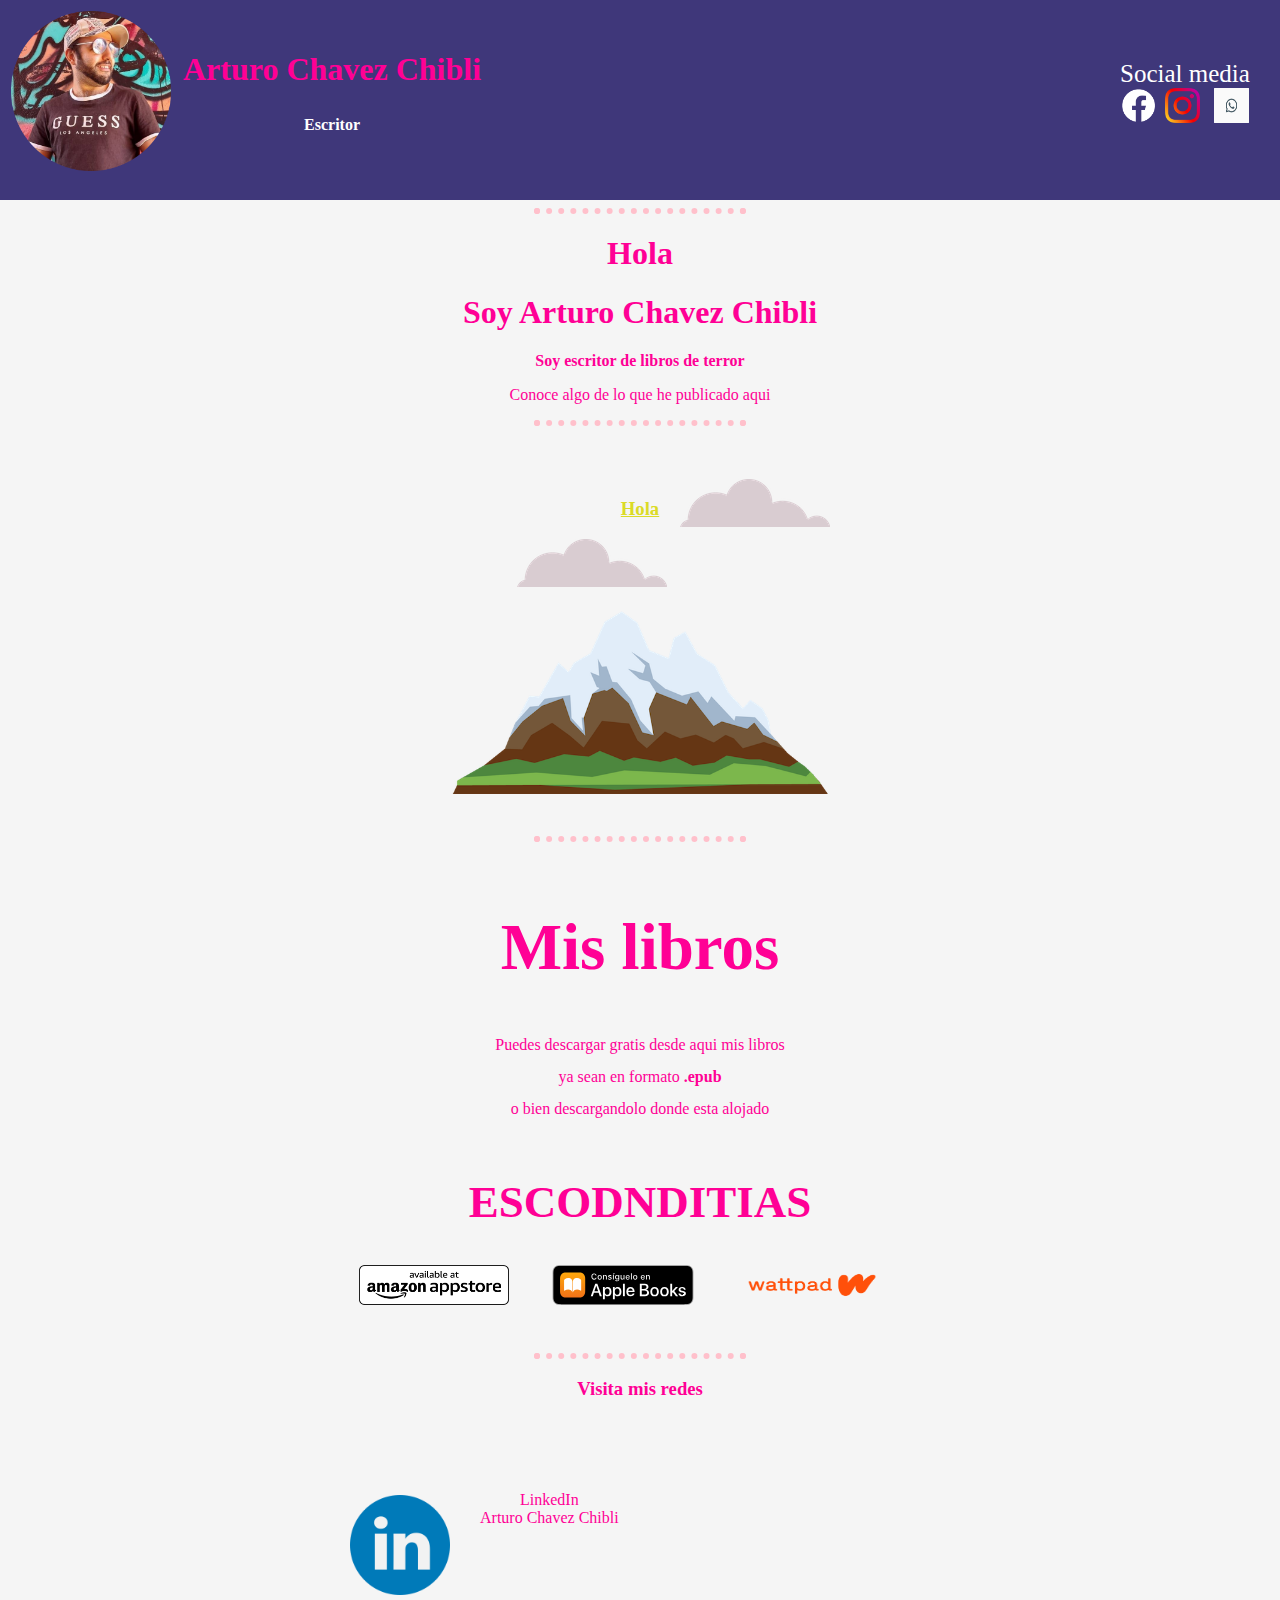
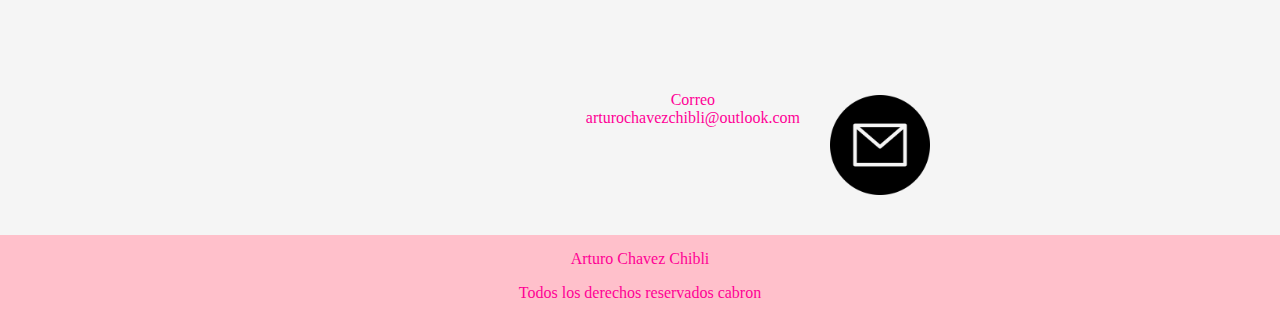
<file: index.html>
<!DOCTYPE html>
<html lang="en">

<head>
    <meta charset="UTF-8">
    <meta http-equiv="X-UA-Compatible" content="IE=edge">
    <meta name="viewport" content="width=device-width, initial-scale=1.0">
    <title>A. Ch. Chibli</title>
    <link rel="stylesheet" href="/css/css.css">
    <link rel="icon" href="/fotos/favicon.ico">
    <link rel="preconnect" href="https://fonts.googleapis.com">
    <link rel="preconnect" href="https://fonts.gstatic.com" crossorigin>
    <link href="https://fonts.googleapis.com/css2?family=Merriweather+Sans:wght@500&display=swap" rel="stylesheet">
</head>

<body>
    <div class="menu">
        <span>
            <div class="menusocialmedia">
                <span class="socialmedia"> Social media </span>
                    <span><br>
                        <img class="facebook" src="/fotos/f_logo_RGB-White_58.png" alt="">
                        <img class="instagram"src="/fotos/instagramcolor.png" alt="">
                        <img class="whatsapp" src="/fotos/whatsapp.png" alt="">
                </span>
        </span>
        </div>
        <table cellspacing="10">
        <tr>
                <td> <a href="/index.html"><img src="/fotos/micara-modified.png" height="160px" width="160px" alt=""></a> </td>
                <td> 
                <h1 style="text-align: center;"> Arturo Chavez Chibli </h1>
                <p style="color: white; font-weight: bolder; line-height: 2;"> Escritor </p>
                </td>
        </tr>
        </table>
    </div>

    <hr>

    <h1> Hola </h1>
    <h1> Soy Arturo Chavez Chibli </h1>
    <p style="text-align: center; font-weight: bolder;"> Soy escritor de libros de terror </p>
    <p style="text-align: center;"> Conoce algo de lo que he publicado aqui  </p>
    <hr>
    <div class="divmedio">
        <img class="nube1" src="/fotos/cloud.png" alt="">
        <h3> <span class="hola">Hola</span> </h3>
        <img class="nube2"src="/fotos/cloud.png" alt="">
        <img class="montaña"src="/fotos/mountain.png" height="225 px" alt="">
    </div>
    <hr>
    
    <h1 class="milibro"> Mis libros </h1>
    <p style="line-height: 2;"> Puedes descargar gratis desde aqui mis libros <br>
        ya sean en formato <span style="font-weight: bolder;"> .epub <br></span> 
        o bien descargandolo donde esta alojado 
    </p>
    <div>
    <h2 class="escondiditas"> ESCODNDITIAS</h2>
    <center>
    <table cellspacing="35">
        <tr>
            <td>
                <img class="fotosdellibro" src="/fotos/amazon.png" alt="">
                <img class="fotosdellibro" src="/fotos/badge.svg" alt="">
                <img class="fotosdellibro" src="/fotos/wattpad.png" alt="">
            </td>
        </tr>
        
    </table>
    </center>
    </div>
    <hr>

    <h3> Visita mis redes  </h3>

    <div class="div-linkedin">
           <a href=""> <img class="linkedin1" src="/fotos/linkedin.png" alt=""></a>
            <span style="text-align: center; float: left; position: absolute;"><p> LinkedIn </span><br> Arturo Chavez Chibli </p>
            
    </div>
    <div class="div-email">
        <a href=""><img class="email" src="/fotos/email.png" alt=""></a>
        <span  style="text-align: center; float: right;"><p> Correo <br>   arturochavezchibli@outlook.com </span></p>
    </div>


    <div  class="footer">
    <footer>
        <p class="footerp"> Arturo Chavez Chibli</p>
        <p> Todos los derechos reservados cabron </p>
    </footer>
    </div>

    


   

  
   

</body>
</html>
</file>
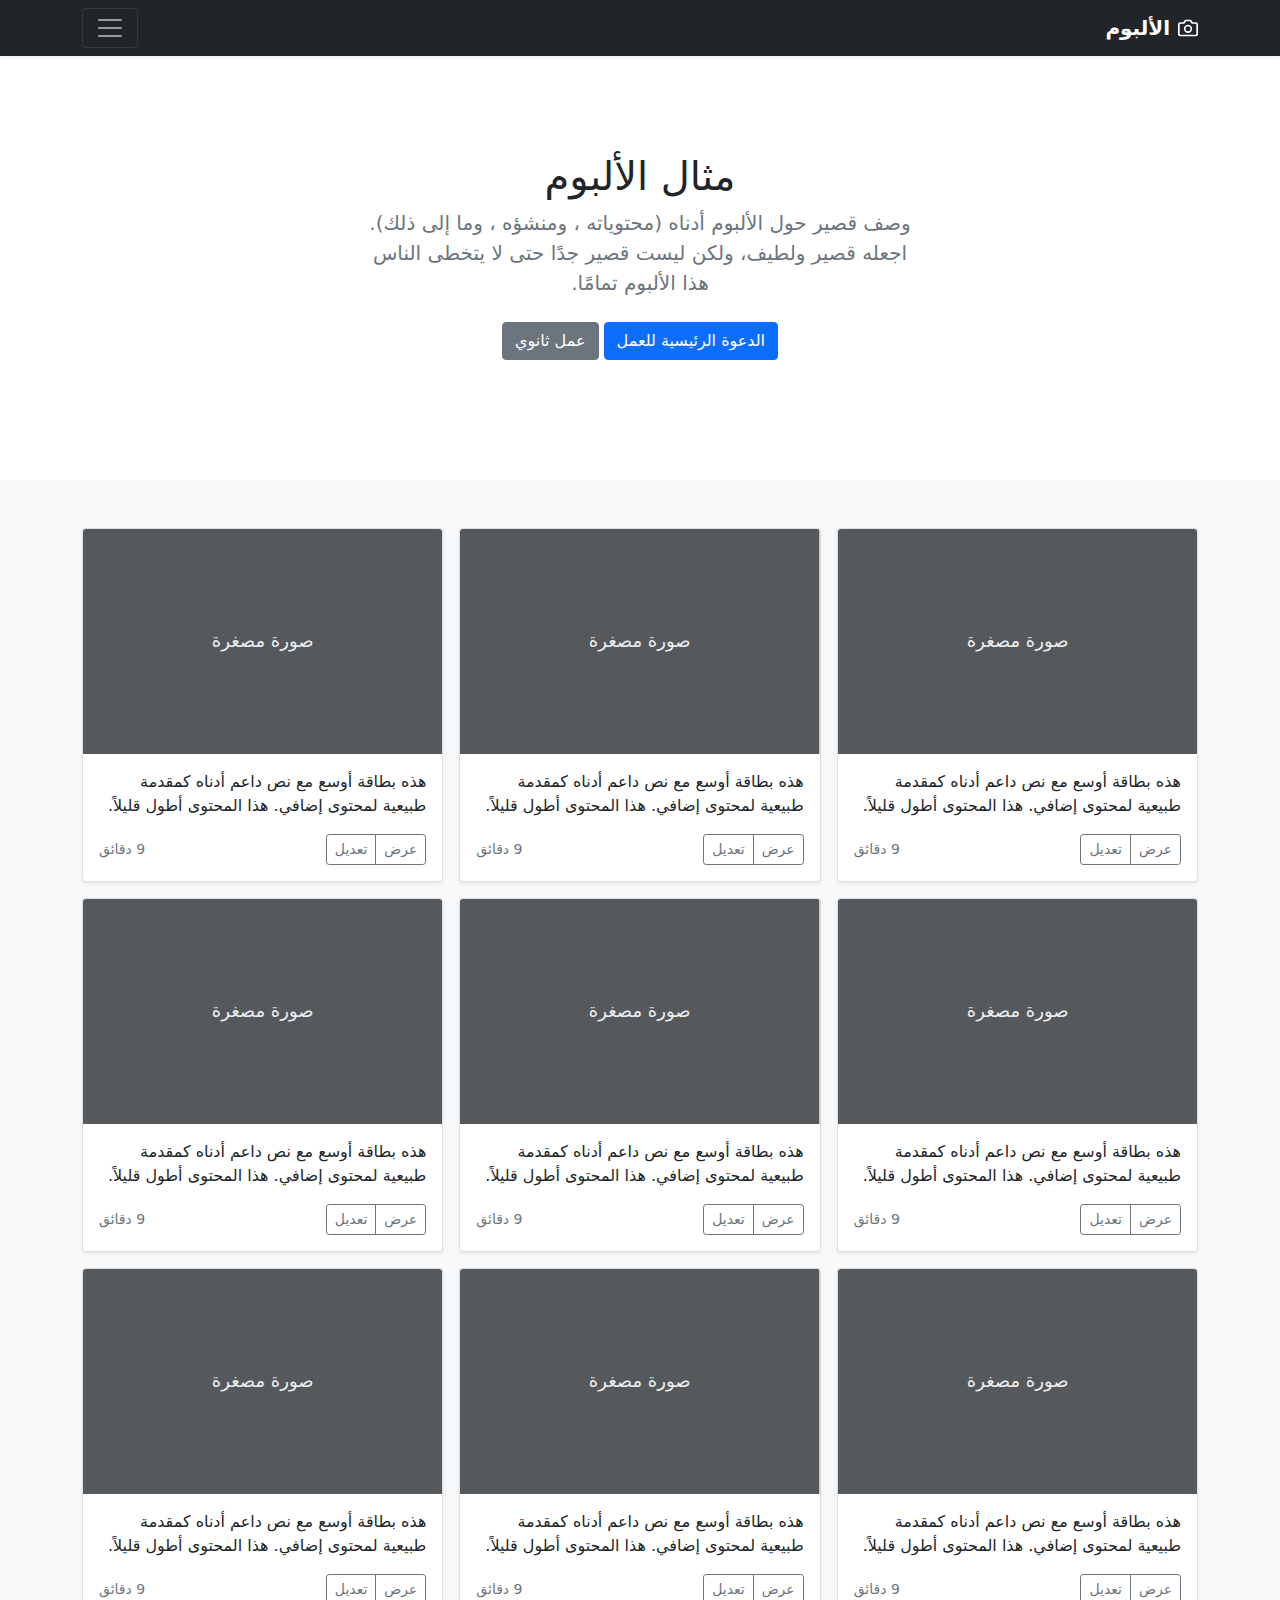
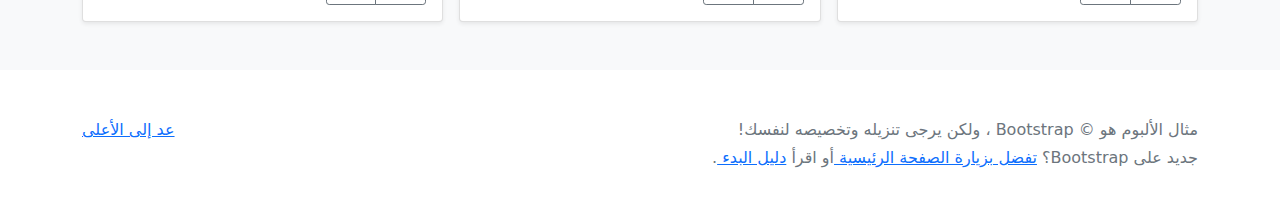
<file: bootstrap-5.1.3-examples/album-rtl/index.html>
<!doctype html>
<html lang="ar" dir="rtl">
  <head>
    <meta charset="utf-8">
    <meta name="viewport" content="width=device-width, initial-scale=1">
    <meta name="description" content="">
    <meta name="author" content="Mark Otto, Jacob Thornton, and Bootstrap contributors">
    <meta name="generator" content="Hugo 0.88.1">
    <title>مثال الألبوم · Bootstrap v5.1</title>

    <link rel="canonical" href="https://getbootstrap.com/docs/5.1/examples/album-rtl/">

    

    <!-- Bootstrap core CSS -->
<link href="../assets/dist/css/bootstrap.rtl.min.css" rel="stylesheet">

    <style>
      .bd-placeholder-img {
        font-size: 1.125rem;
        text-anchor: middle;
        -webkit-user-select: none;
        -moz-user-select: none;
        user-select: none;
      }

      @media (min-width: 768px) {
        .bd-placeholder-img-lg {
          font-size: 3.5rem;
        }
      }
    </style>

    
  </head>
  <body>
    
<header>
  <div class="collapse bg-dark" id="navbarHeader">
    <div class="container">
      <div class="row">
        <div class="col-sm-8 col-md-7 py-4">
          <h4 class="text-white">حول</h4>
          <p class="text-muted">أضف بعض المعلومات حول الألبوم، المؤلف، أو أي سياق خلفية آخر. اجعلها بضع جمل حتى يتمكن الزوار من التقاط بعض التلميحات المفيدة. ثم اربطها ببعض مواقع التواصل الاجتماعي أو معلومات الاتصال.</p>
        </div>
        <div class="col-sm-4 offset-md-1 py-4">
          <h4 class="text-white">تواصل معي</h4>
          <ul class="list-unstyled">
            <li><a href="#" class="text-white">تابعني على تويتر</a></li>
            <li><a href="#" class="text-white">شاركني الإعجاب في فيسبوك</a></li>
            <li><a href="#" class="text-white">راسلني على البريد الإلكتروني</a></li>
          </ul>
        </div>
      </div>
    </div>
  </div>
  <div class="navbar navbar-dark bg-dark shadow-sm">
    <div class="container">
      <a href="#" class="navbar-brand d-flex align-items-center">
        <svg xmlns="http://www.w3.org/2000/svg" width="20" height="20" fill="none" stroke="currentColor" stroke-linecap="round" stroke-linejoin="round" stroke-width="2" aria-hidden="true" class="me-2" viewBox="0 0 24 24"><path d="M23 19a2 2 0 0 1-2 2H3a2 2 0 0 1-2-2V8a2 2 0 0 1 2-2h4l2-3h6l2 3h4a2 2 0 0 1 2 2z"/><circle cx="12" cy="13" r="4"/></svg>
        <strong>الألبوم</strong>
      </a>
      <button class="navbar-toggler" type="button" data-bs-toggle="collapse" data-bs-target="#navbarHeader" aria-controls="navbarHeader" aria-expanded="false" aria-label="تبديل التنقل">
        <span class="navbar-toggler-icon"></span>
      </button>
    </div>
  </div>
</header>

<main>

  <section class="py-5 text-center container">
    <div class="row py-lg-5">
      <div class="col-lg-6 col-md-8 mx-auto">
        <h1 class="fw-light">مثال الألبوم</h1>
        <p class="lead text-muted">وصف قصير حول الألبوم أدناه (محتوياته ، ومنشؤه ، وما إلى ذلك). اجعله قصير ولطيف، ولكن ليست قصير جدًا حتى لا يتخطى الناس هذا الألبوم تمامًا.</p>
        <p>
          <a href="#" class="btn btn-primary my-2">الدعوة الرئيسية للعمل</a>
          <a href="#" class="btn btn-secondary my-2">عمل ثانوي</a>
        </p>
      </div>
    </div>
  </section>

  <div class="album py-5 bg-light">
    <div class="container">

      <div class="row row-cols-1 row-cols-sm-2 row-cols-md-3 g-3">
        <div class="col">
          <div class="card shadow-sm">
            <svg class="bd-placeholder-img card-img-top" width="100%" height="225" xmlns="http://www.w3.org/2000/svg" role="img" aria-label="Placeholder: صورة مصغرة" preserveAspectRatio="xMidYMid slice" focusable="false"><title>Placeholder</title><rect width="100%" height="100%" fill="#55595c"/><text x="50%" y="50%" fill="#eceeef" dy=".3em">صورة مصغرة</text></svg>

            <div class="card-body">
              <p class="card-text">هذه بطاقة أوسع مع نص داعم أدناه كمقدمة طبيعية لمحتوى إضافي. هذا المحتوى أطول قليلاً.</p>
              <div class="d-flex justify-content-between align-items-center">
                <div class="btn-group">
                  <button type="button" class="btn btn-sm btn-outline-secondary">عرض</button>
                  <button type="button" class="btn btn-sm btn-outline-secondary">تعديل</button>
                </div>
                <small class="text-muted">9 دقائق</small>
              </div>
            </div>
          </div>
        </div>
        <div class="col">
          <div class="card shadow-sm">
            <svg class="bd-placeholder-img card-img-top" width="100%" height="225" xmlns="http://www.w3.org/2000/svg" role="img" aria-label="Placeholder: صورة مصغرة" preserveAspectRatio="xMidYMid slice" focusable="false"><title>Placeholder</title><rect width="100%" height="100%" fill="#55595c"/><text x="50%" y="50%" fill="#eceeef" dy=".3em">صورة مصغرة</text></svg>

            <div class="card-body">
              <p class="card-text">هذه بطاقة أوسع مع نص داعم أدناه كمقدمة طبيعية لمحتوى إضافي. هذا المحتوى أطول قليلاً.</p>
              <div class="d-flex justify-content-between align-items-center">
                <div class="btn-group">
                  <button type="button" class="btn btn-sm btn-outline-secondary">عرض</button>
                  <button type="button" class="btn btn-sm btn-outline-secondary">تعديل</button>
                </div>
                <small class="text-muted">9 دقائق</small>
              </div>
            </div>
          </div>
        </div>
        <div class="col">
          <div class="card shadow-sm">
            <svg class="bd-placeholder-img card-img-top" width="100%" height="225" xmlns="http://www.w3.org/2000/svg" role="img" aria-label="Placeholder: صورة مصغرة" preserveAspectRatio="xMidYMid slice" focusable="false"><title>Placeholder</title><rect width="100%" height="100%" fill="#55595c"/><text x="50%" y="50%" fill="#eceeef" dy=".3em">صورة مصغرة</text></svg>

            <div class="card-body">
              <p class="card-text">هذه بطاقة أوسع مع نص داعم أدناه كمقدمة طبيعية لمحتوى إضافي. هذا المحتوى أطول قليلاً.</p>
              <div class="d-flex justify-content-between align-items-center">
                <div class="btn-group">
                  <button type="button" class="btn btn-sm btn-outline-secondary">عرض</button>
                  <button type="button" class="btn btn-sm btn-outline-secondary">تعديل</button>
                </div>
                <small class="text-muted">9 دقائق</small>
              </div>
            </div>
          </div>
        </div>

        <div class="col">
          <div class="card shadow-sm">
            <svg class="bd-placeholder-img card-img-top" width="100%" height="225" xmlns="http://www.w3.org/2000/svg" role="img" aria-label="Placeholder: صورة مصغرة" preserveAspectRatio="xMidYMid slice" focusable="false"><title>Placeholder</title><rect width="100%" height="100%" fill="#55595c"/><text x="50%" y="50%" fill="#eceeef" dy=".3em">صورة مصغرة</text></svg>

            <div class="card-body">
              <p class="card-text">هذه بطاقة أوسع مع نص داعم أدناه كمقدمة طبيعية لمحتوى إضافي. هذا المحتوى أطول قليلاً.</p>
              <div class="d-flex justify-content-between align-items-center">
                <div class="btn-group">
                  <button type="button" class="btn btn-sm btn-outline-secondary">عرض</button>
                  <button type="button" class="btn btn-sm btn-outline-secondary">تعديل</button>
                </div>
                <small class="text-muted">9 دقائق</small>
              </div>
            </div>
          </div>
        </div>
        <div class="col">
          <div class="card shadow-sm">
            <svg class="bd-placeholder-img card-img-top" width="100%" height="225" xmlns="http://www.w3.org/2000/svg" role="img" aria-label="Placeholder: صورة مصغرة" preserveAspectRatio="xMidYMid slice" focusable="false"><title>Placeholder</title><rect width="100%" height="100%" fill="#55595c"/><text x="50%" y="50%" fill="#eceeef" dy=".3em">صورة مصغرة</text></svg>

            <div class="card-body">
              <p class="card-text">هذه بطاقة أوسع مع نص داعم أدناه كمقدمة طبيعية لمحتوى إضافي. هذا المحتوى أطول قليلاً.</p>
              <div class="d-flex justify-content-between align-items-center">
                <div class="btn-group">
                  <button type="button" class="btn btn-sm btn-outline-secondary">عرض</button>
                  <button type="button" class="btn btn-sm btn-outline-secondary">تعديل</button>
                </div>
                <small class="text-muted">9 دقائق</small>
              </div>
            </div>
          </div>
        </div>
        <div class="col">
          <div class="card shadow-sm">
            <svg class="bd-placeholder-img card-img-top" width="100%" height="225" xmlns="http://www.w3.org/2000/svg" role="img" aria-label="Placeholder: صورة مصغرة" preserveAspectRatio="xMidYMid slice" focusable="false"><title>Placeholder</title><rect width="100%" height="100%" fill="#55595c"/><text x="50%" y="50%" fill="#eceeef" dy=".3em">صورة مصغرة</text></svg>

            <div class="card-body">
              <p class="card-text">هذه بطاقة أوسع مع نص داعم أدناه كمقدمة طبيعية لمحتوى إضافي. هذا المحتوى أطول قليلاً.</p>
              <div class="d-flex justify-content-between align-items-center">
                <div class="btn-group">
                  <button type="button" class="btn btn-sm btn-outline-secondary">عرض</button>
                  <button type="button" class="btn btn-sm btn-outline-secondary">تعديل</button>
                </div>
                <small class="text-muted">9 دقائق</small>
              </div>
            </div>
          </div>
        </div>

        <div class="col">
          <div class="card shadow-sm">
            <svg class="bd-placeholder-img card-img-top" width="100%" height="225" xmlns="http://www.w3.org/2000/svg" role="img" aria-label="Placeholder: صورة مصغرة" preserveAspectRatio="xMidYMid slice" focusable="false"><title>Placeholder</title><rect width="100%" height="100%" fill="#55595c"/><text x="50%" y="50%" fill="#eceeef" dy=".3em">صورة مصغرة</text></svg>

            <div class="card-body">
              <p class="card-text">هذه بطاقة أوسع مع نص داعم أدناه كمقدمة طبيعية لمحتوى إضافي. هذا المحتوى أطول قليلاً.</p>
              <div class="d-flex justify-content-between align-items-center">
                <div class="btn-group">
                  <button type="button" class="btn btn-sm btn-outline-secondary">عرض</button>
                  <button type="button" class="btn btn-sm btn-outline-secondary">تعديل</button>
                </div>
                <small class="text-muted">9 دقائق</small>
              </div>
            </div>
          </div>
        </div>
        <div class="col">
          <div class="card shadow-sm">
            <svg class="bd-placeholder-img card-img-top" width="100%" height="225" xmlns="http://www.w3.org/2000/svg" role="img" aria-label="Placeholder: صورة مصغرة" preserveAspectRatio="xMidYMid slice" focusable="false"><title>Placeholder</title><rect width="100%" height="100%" fill="#55595c"/><text x="50%" y="50%" fill="#eceeef" dy=".3em">صورة مصغرة</text></svg>

            <div class="card-body">
              <p class="card-text">هذه بطاقة أوسع مع نص داعم أدناه كمقدمة طبيعية لمحتوى إضافي. هذا المحتوى أطول قليلاً.</p>
              <div class="d-flex justify-content-between align-items-center">
                <div class="btn-group">
                  <button type="button" class="btn btn-sm btn-outline-secondary">عرض</button>
                  <button type="button" class="btn btn-sm btn-outline-secondary">تعديل</button>
                </div>
                <small class="text-muted">9 دقائق</small>
              </div>
            </div>
          </div>
        </div>
        <div class="col">
          <div class="card shadow-sm">
            <svg class="bd-placeholder-img card-img-top" width="100%" height="225" xmlns="http://www.w3.org/2000/svg" role="img" aria-label="Placeholder: صورة مصغرة" preserveAspectRatio="xMidYMid slice" focusable="false"><title>Placeholder</title><rect width="100%" height="100%" fill="#55595c"/><text x="50%" y="50%" fill="#eceeef" dy=".3em">صورة مصغرة</text></svg>

            <div class="card-body">
              <p class="card-text">هذه بطاقة أوسع مع نص داعم أدناه كمقدمة طبيعية لمحتوى إضافي. هذا المحتوى أطول قليلاً.</p>
              <div class="d-flex justify-content-between align-items-center">
                <div class="btn-group">
                  <button type="button" class="btn btn-sm btn-outline-secondary">عرض</button>
                  <button type="button" class="btn btn-sm btn-outline-secondary">تعديل</button>
                </div>
                <small class="text-muted">9 دقائق</small>
              </div>
            </div>
          </div>
        </div>
      </div>
    </div>
  </div>

</main>

<footer class="text-muted py-5">
  <div class="container">
    <p class="float-end mb-1">
      <a href="#">عد إلى الأعلى</a>
    </p>
    <p class="mb-1">مثال الألبوم هو © Bootstrap ، ولكن يرجى تنزيله وتخصيصه لنفسك!</p>
    <p class="mb-0">جديد على Bootstrap؟ <a href="/"> تفضل بزيارة الصفحة الرئيسية </a> أو اقرأ <a href="../getting-started/introduction/ "> دليل البدء </a>.</p>
  </div>
</footer>


    <script src="../assets/dist/js/bootstrap.bundle.min.js"></script>

      
  </body>
</html>
</file>
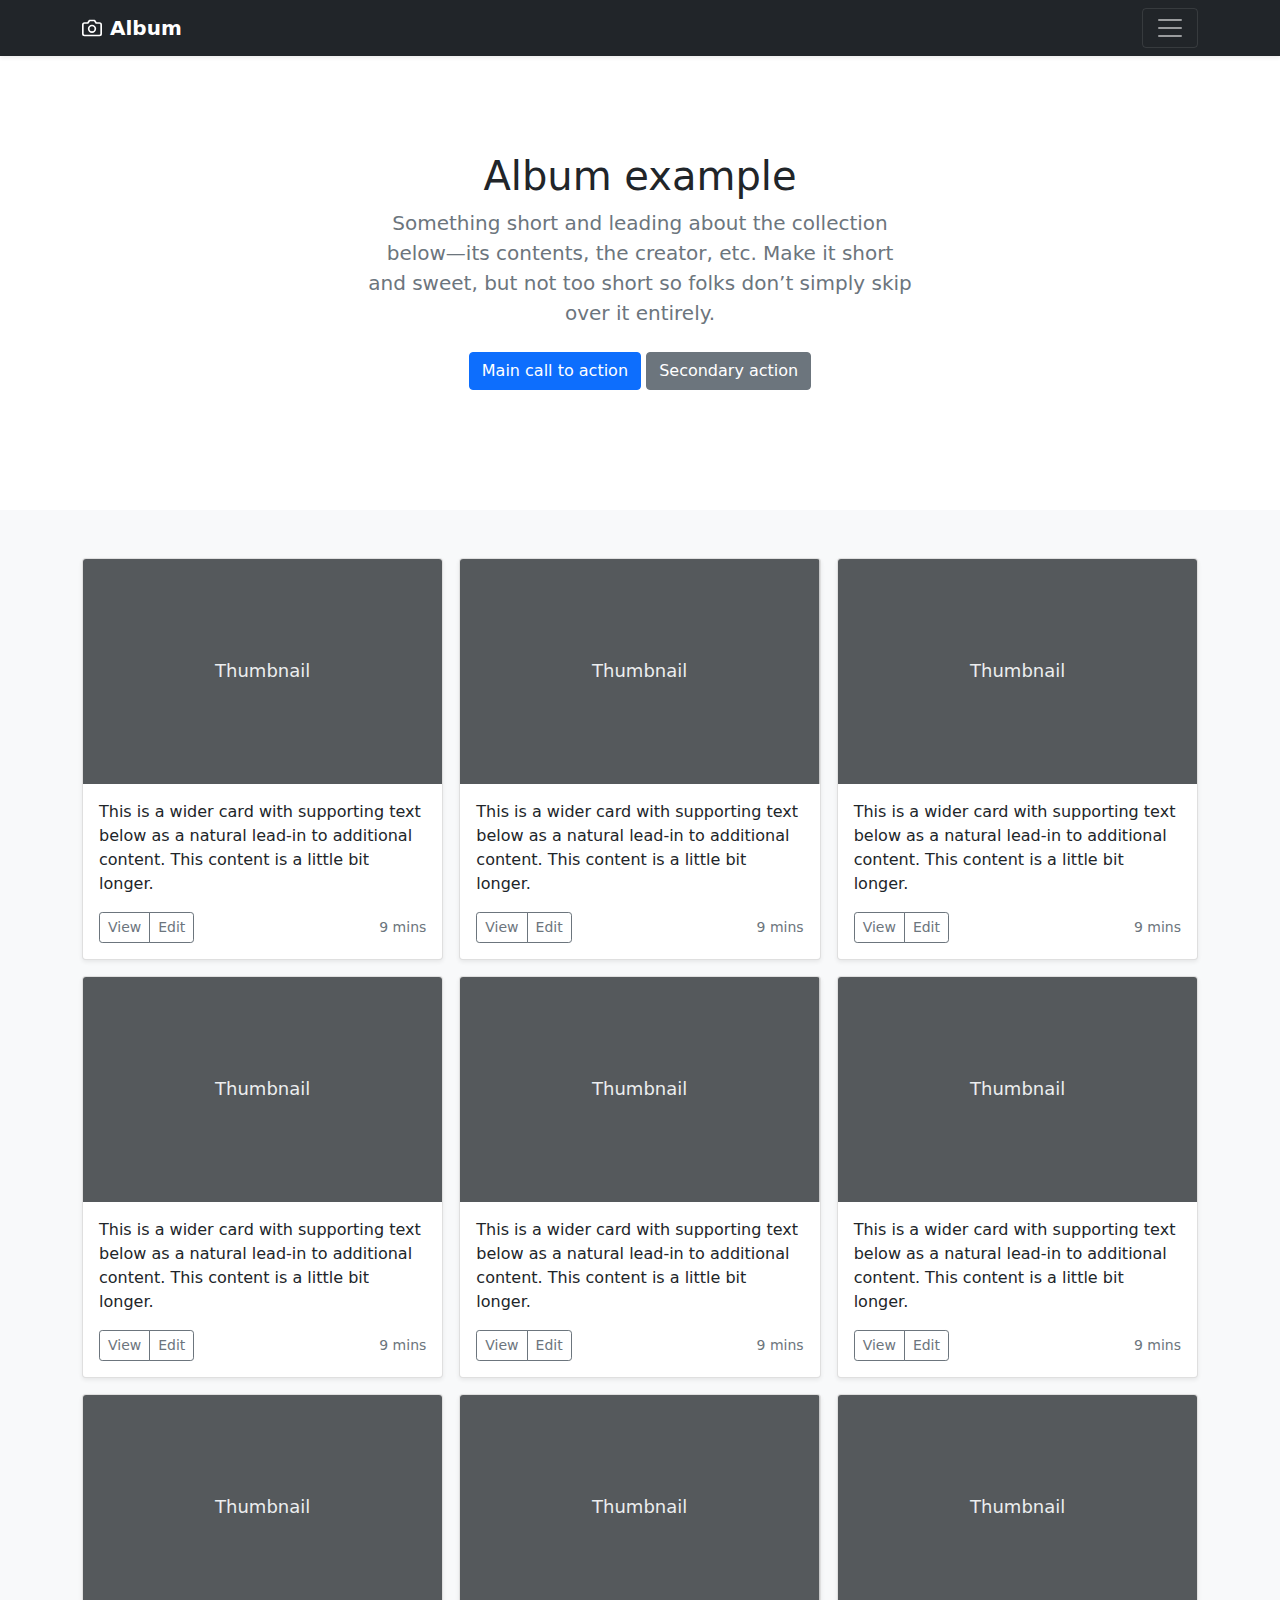
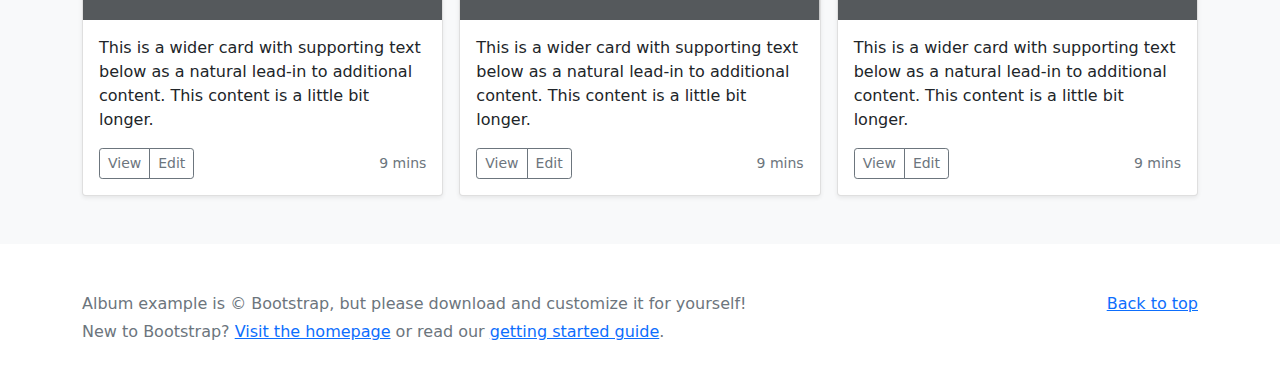
<file: bootstrap-5.1.3-examples/album/index.html>
<!doctype html>
<html lang="en">
  <head>
    <meta charset="utf-8">
    <meta name="viewport" content="width=device-width, initial-scale=1">
    <meta name="description" content="">
    <meta name="author" content="Mark Otto, Jacob Thornton, and Bootstrap contributors">
    <meta name="generator" content="Hugo 0.88.1">
    <title>Album example · Bootstrap v5.1</title>

    <link rel="canonical" href="https://getbootstrap.com/docs/5.1/examples/album/">

    

    <!-- Bootstrap core CSS -->
<link href="../assets/dist/css/bootstrap.min.css" rel="stylesheet">

    <style>
      .bd-placeholder-img {
        font-size: 1.125rem;
        text-anchor: middle;
        -webkit-user-select: none;
        -moz-user-select: none;
        user-select: none;
      }

      @media (min-width: 768px) {
        .bd-placeholder-img-lg {
          font-size: 3.5rem;
        }
      }
    </style>

    
  </head>
  <body>
    
<header>
  <div class="collapse bg-dark" id="navbarHeader">
    <div class="container">
      <div class="row">
        <div class="col-sm-8 col-md-7 py-4">
          <h4 class="text-white">About</h4>
          <p class="text-muted">Add some information about the album below, the author, or any other background context. Make it a few sentences long so folks can pick up some informative tidbits. Then, link them off to some social networking sites or contact information.</p>
        </div>
        <div class="col-sm-4 offset-md-1 py-4">
          <h4 class="text-white">Contact</h4>
          <ul class="list-unstyled">
            <li><a href="#" class="text-white">Follow on Twitter</a></li>
            <li><a href="#" class="text-white">Like on Facebook</a></li>
            <li><a href="#" class="text-white">Email me</a></li>
          </ul>
        </div>
      </div>
    </div>
  </div>
  <div class="navbar navbar-dark bg-dark shadow-sm">
    <div class="container">
      <a href="#" class="navbar-brand d-flex align-items-center">
        <svg xmlns="http://www.w3.org/2000/svg" width="20" height="20" fill="none" stroke="currentColor" stroke-linecap="round" stroke-linejoin="round" stroke-width="2" aria-hidden="true" class="me-2" viewBox="0 0 24 24"><path d="M23 19a2 2 0 0 1-2 2H3a2 2 0 0 1-2-2V8a2 2 0 0 1 2-2h4l2-3h6l2 3h4a2 2 0 0 1 2 2z"/><circle cx="12" cy="13" r="4"/></svg>
        <strong>Album</strong>
      </a>
      <button class="navbar-toggler" type="button" data-bs-toggle="collapse" data-bs-target="#navbarHeader" aria-controls="navbarHeader" aria-expanded="false" aria-label="Toggle navigation">
        <span class="navbar-toggler-icon"></span>
      </button>
    </div>
  </div>
</header>

<main>

  <section class="py-5 text-center container">
    <div class="row py-lg-5">
      <div class="col-lg-6 col-md-8 mx-auto">
        <h1 class="fw-light">Album example</h1>
        <p class="lead text-muted">Something short and leading about the collection below—its contents, the creator, etc. Make it short and sweet, but not too short so folks don’t simply skip over it entirely.</p>
        <p>
          <a href="#" class="btn btn-primary my-2">Main call to action</a>
          <a href="#" class="btn btn-secondary my-2">Secondary action</a>
        </p>
      </div>
    </div>
  </section>

  <div class="album py-5 bg-light">
    <div class="container">

      <div class="row row-cols-1 row-cols-sm-2 row-cols-md-3 g-3">
        <div class="col">
          <div class="card shadow-sm">
            <svg class="bd-placeholder-img card-img-top" width="100%" height="225" xmlns="http://www.w3.org/2000/svg" role="img" aria-label="Placeholder: Thumbnail" preserveAspectRatio="xMidYMid slice" focusable="false"><title>Placeholder</title><rect width="100%" height="100%" fill="#55595c"/><text x="50%" y="50%" fill="#eceeef" dy=".3em">Thumbnail</text></svg>

            <div class="card-body">
              <p class="card-text">This is a wider card with supporting text below as a natural lead-in to additional content. This content is a little bit longer.</p>
              <div class="d-flex justify-content-between align-items-center">
                <div class="btn-group">
                  <button type="button" class="btn btn-sm btn-outline-secondary">View</button>
                  <button type="button" class="btn btn-sm btn-outline-secondary">Edit</button>
                </div>
                <small class="text-muted">9 mins</small>
              </div>
            </div>
          </div>
        </div>
        <div class="col">
          <div class="card shadow-sm">
            <svg class="bd-placeholder-img card-img-top" width="100%" height="225" xmlns="http://www.w3.org/2000/svg" role="img" aria-label="Placeholder: Thumbnail" preserveAspectRatio="xMidYMid slice" focusable="false"><title>Placeholder</title><rect width="100%" height="100%" fill="#55595c"/><text x="50%" y="50%" fill="#eceeef" dy=".3em">Thumbnail</text></svg>

            <div class="card-body">
              <p class="card-text">This is a wider card with supporting text below as a natural lead-in to additional content. This content is a little bit longer.</p>
              <div class="d-flex justify-content-between align-items-center">
                <div class="btn-group">
                  <button type="button" class="btn btn-sm btn-outline-secondary">View</button>
                  <button type="button" class="btn btn-sm btn-outline-secondary">Edit</button>
                </div>
                <small class="text-muted">9 mins</small>
              </div>
            </div>
          </div>
        </div>
        <div class="col">
          <div class="card shadow-sm">
            <svg class="bd-placeholder-img card-img-top" width="100%" height="225" xmlns="http://www.w3.org/2000/svg" role="img" aria-label="Placeholder: Thumbnail" preserveAspectRatio="xMidYMid slice" focusable="false"><title>Placeholder</title><rect width="100%" height="100%" fill="#55595c"/><text x="50%" y="50%" fill="#eceeef" dy=".3em">Thumbnail</text></svg>

            <div class="card-body">
              <p class="card-text">This is a wider card with supporting text below as a natural lead-in to additional content. This content is a little bit longer.</p>
              <div class="d-flex justify-content-between align-items-center">
                <div class="btn-group">
                  <button type="button" class="btn btn-sm btn-outline-secondary">View</button>
                  <button type="button" class="btn btn-sm btn-outline-secondary">Edit</button>
                </div>
                <small class="text-muted">9 mins</small>
              </div>
            </div>
          </div>
        </div>

        <div class="col">
          <div class="card shadow-sm">
            <svg class="bd-placeholder-img card-img-top" width="100%" height="225" xmlns="http://www.w3.org/2000/svg" role="img" aria-label="Placeholder: Thumbnail" preserveAspectRatio="xMidYMid slice" focusable="false"><title>Placeholder</title><rect width="100%" height="100%" fill="#55595c"/><text x="50%" y="50%" fill="#eceeef" dy=".3em">Thumbnail</text></svg>

            <div class="card-body">
              <p class="card-text">This is a wider card with supporting text below as a natural lead-in to additional content. This content is a little bit longer.</p>
              <div class="d-flex justify-content-between align-items-center">
                <div class="btn-group">
                  <button type="button" class="btn btn-sm btn-outline-secondary">View</button>
                  <button type="button" class="btn btn-sm btn-outline-secondary">Edit</button>
                </div>
                <small class="text-muted">9 mins</small>
              </div>
            </div>
          </div>
        </div>
        <div class="col">
          <div class="card shadow-sm">
            <svg class="bd-placeholder-img card-img-top" width="100%" height="225" xmlns="http://www.w3.org/2000/svg" role="img" aria-label="Placeholder: Thumbnail" preserveAspectRatio="xMidYMid slice" focusable="false"><title>Placeholder</title><rect width="100%" height="100%" fill="#55595c"/><text x="50%" y="50%" fill="#eceeef" dy=".3em">Thumbnail</text></svg>

            <div class="card-body">
              <p class="card-text">This is a wider card with supporting text below as a natural lead-in to additional content. This content is a little bit longer.</p>
              <div class="d-flex justify-content-between align-items-center">
                <div class="btn-group">
                  <button type="button" class="btn btn-sm btn-outline-secondary">View</button>
                  <button type="button" class="btn btn-sm btn-outline-secondary">Edit</button>
                </div>
                <small class="text-muted">9 mins</small>
              </div>
            </div>
          </div>
        </div>
        <div class="col">
          <div class="card shadow-sm">
            <svg class="bd-placeholder-img card-img-top" width="100%" height="225" xmlns="http://www.w3.org/2000/svg" role="img" aria-label="Placeholder: Thumbnail" preserveAspectRatio="xMidYMid slice" focusable="false"><title>Placeholder</title><rect width="100%" height="100%" fill="#55595c"/><text x="50%" y="50%" fill="#eceeef" dy=".3em">Thumbnail</text></svg>

            <div class="card-body">
              <p class="card-text">This is a wider card with supporting text below as a natural lead-in to additional content. This content is a little bit longer.</p>
              <div class="d-flex justify-content-between align-items-center">
                <div class="btn-group">
                  <button type="button" class="btn btn-sm btn-outline-secondary">View</button>
                  <button type="button" class="btn btn-sm btn-outline-secondary">Edit</button>
                </div>
                <small class="text-muted">9 mins</small>
              </div>
            </div>
          </div>
        </div>

        <div class="col">
          <div class="card shadow-sm">
            <svg class="bd-placeholder-img card-img-top" width="100%" height="225" xmlns="http://www.w3.org/2000/svg" role="img" aria-label="Placeholder: Thumbnail" preserveAspectRatio="xMidYMid slice" focusable="false"><title>Placeholder</title><rect width="100%" height="100%" fill="#55595c"/><text x="50%" y="50%" fill="#eceeef" dy=".3em">Thumbnail</text></svg>

            <div class="card-body">
              <p class="card-text">This is a wider card with supporting text below as a natural lead-in to additional content. This content is a little bit longer.</p>
              <div class="d-flex justify-content-between align-items-center">
                <div class="btn-group">
                  <button type="button" class="btn btn-sm btn-outline-secondary">View</button>
                  <button type="button" class="btn btn-sm btn-outline-secondary">Edit</button>
                </div>
                <small class="text-muted">9 mins</small>
              </div>
            </div>
          </div>
        </div>
        <div class="col">
          <div class="card shadow-sm">
            <svg class="bd-placeholder-img card-img-top" width="100%" height="225" xmlns="http://www.w3.org/2000/svg" role="img" aria-label="Placeholder: Thumbnail" preserveAspectRatio="xMidYMid slice" focusable="false"><title>Placeholder</title><rect width="100%" height="100%" fill="#55595c"/><text x="50%" y="50%" fill="#eceeef" dy=".3em">Thumbnail</text></svg>

            <div class="card-body">
              <p class="card-text">This is a wider card with supporting text below as a natural lead-in to additional content. This content is a little bit longer.</p>
              <div class="d-flex justify-content-between align-items-center">
                <div class="btn-group">
                  <button type="button" class="btn btn-sm btn-outline-secondary">View</button>
                  <button type="button" class="btn btn-sm btn-outline-secondary">Edit</button>
                </div>
                <small class="text-muted">9 mins</small>
              </div>
            </div>
          </div>
        </div>
        <div class="col">
          <div class="card shadow-sm">
            <svg class="bd-placeholder-img card-img-top" width="100%" height="225" xmlns="http://www.w3.org/2000/svg" role="img" aria-label="Placeholder: Thumbnail" preserveAspectRatio="xMidYMid slice" focusable="false"><title>Placeholder</title><rect width="100%" height="100%" fill="#55595c"/><text x="50%" y="50%" fill="#eceeef" dy=".3em">Thumbnail</text></svg>

            <div class="card-body">
              <p class="card-text">This is a wider card with supporting text below as a natural lead-in to additional content. This content is a little bit longer.</p>
              <div class="d-flex justify-content-between align-items-center">
                <div class="btn-group">
                  <button type="button" class="btn btn-sm btn-outline-secondary">View</button>
                  <button type="button" class="btn btn-sm btn-outline-secondary">Edit</button>
                </div>
                <small class="text-muted">9 mins</small>
              </div>
            </div>
          </div>
        </div>
      </div>
    </div>
  </div>

</main>

<footer class="text-muted py-5">
  <div class="container">
    <p class="float-end mb-1">
      <a href="#">Back to top</a>
    </p>
    <p class="mb-1">Album example is &copy; Bootstrap, but please download and customize it for yourself!</p>
    <p class="mb-0">New to Bootstrap? <a href="/">Visit the homepage</a> or read our <a href="../getting-started/introduction/">getting started guide</a>.</p>
  </div>
</footer>


    <script src="../assets/dist/js/bootstrap.bundle.min.js"></script>

      
  </body>
</html>
</file>
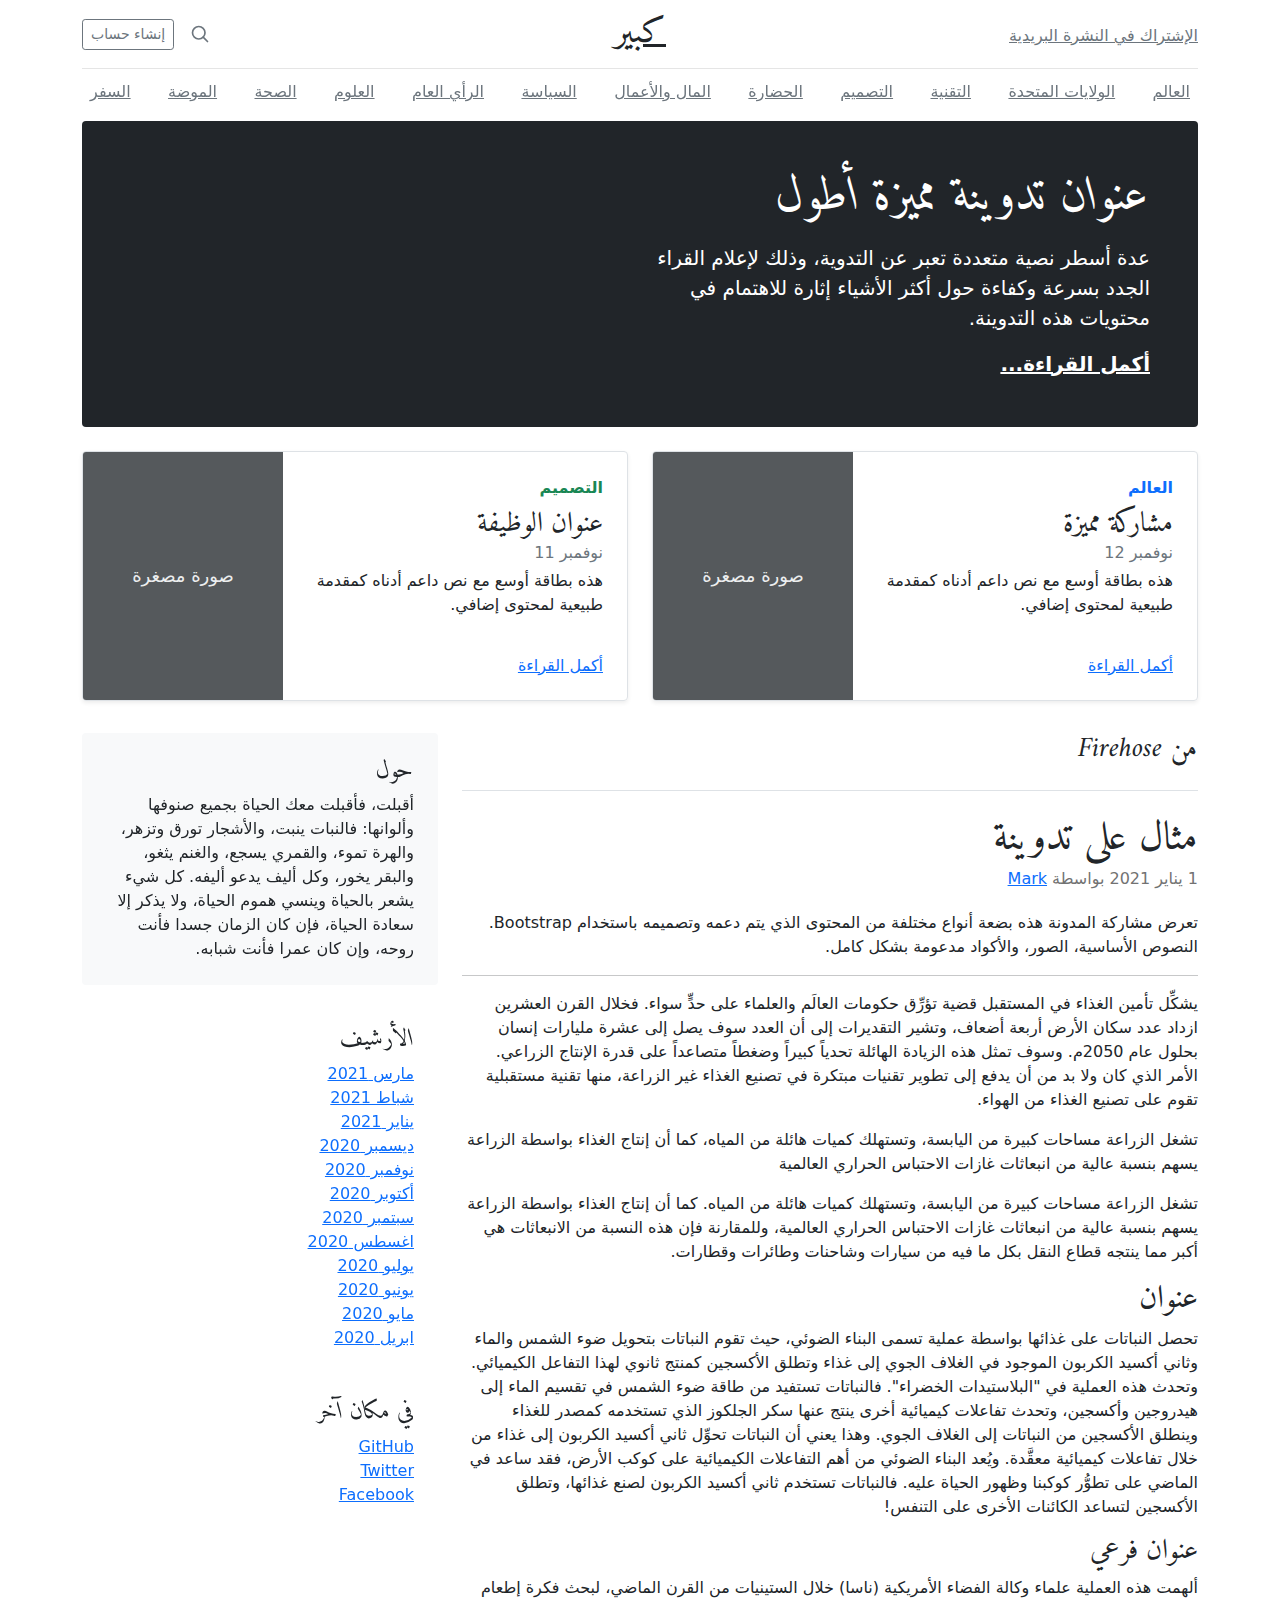
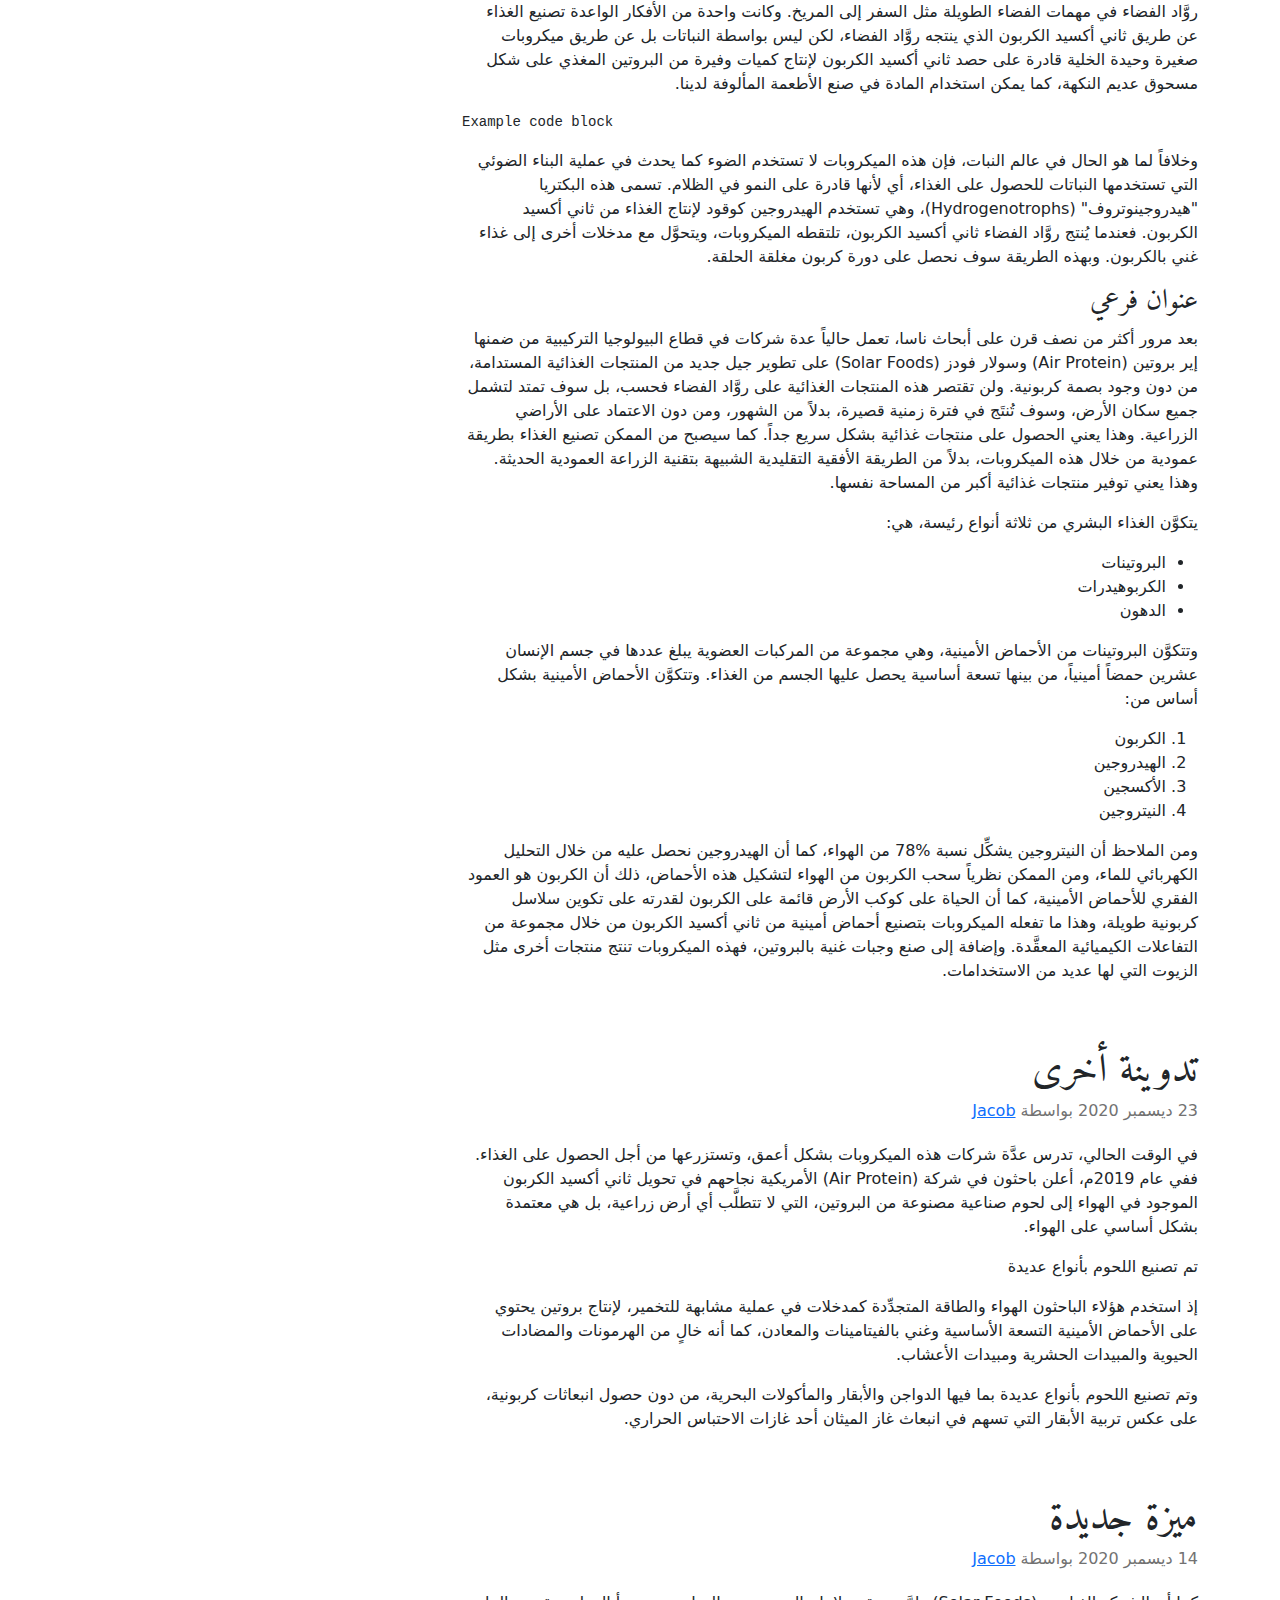
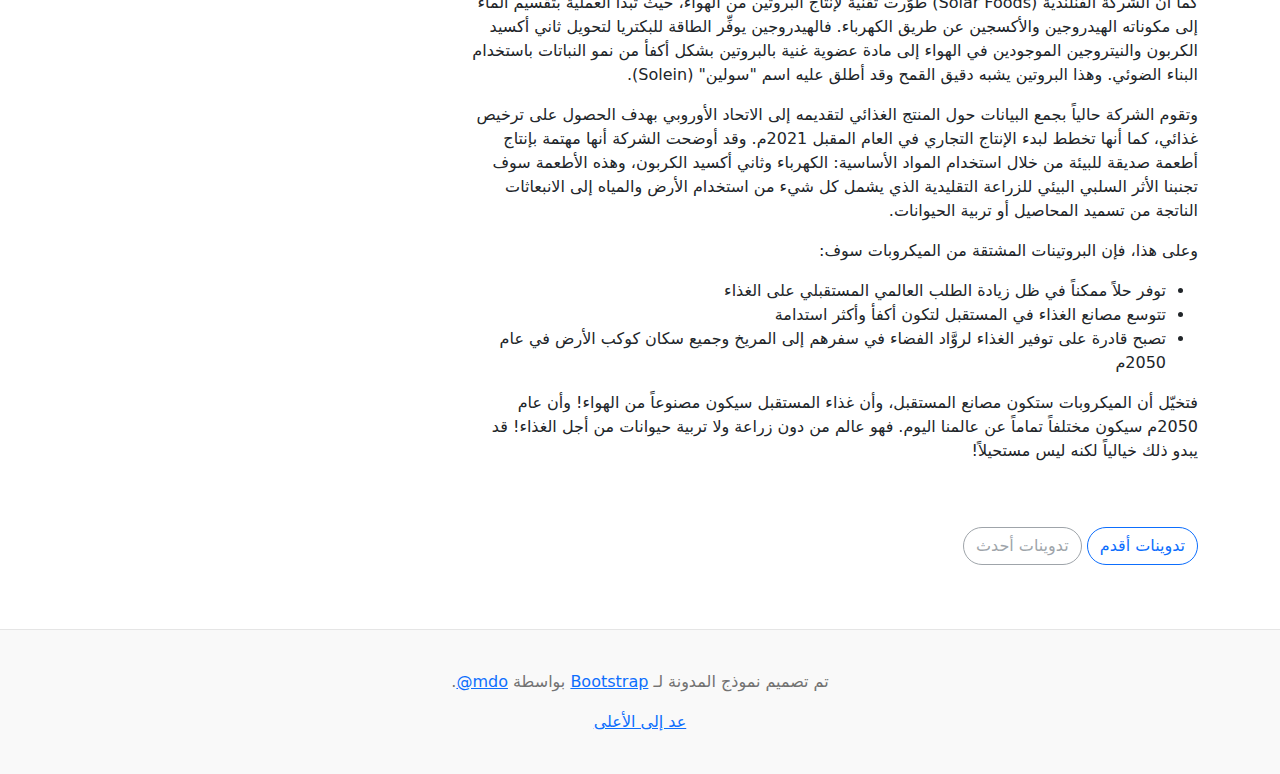
<file: bootstrap-5.1.3-examples/blog-rtl/index.html>
<!doctype html>
<html lang="ar" dir="rtl">
  <head>
    <meta charset="utf-8">
    <meta name="viewport" content="width=device-width, initial-scale=1">
    <meta name="description" content="">
    <meta name="author" content="Mark Otto, Jacob Thornton, and Bootstrap contributors">
    <meta name="generator" content="Hugo 0.88.1">
    <title>قالب المدونة · Bootstrap v5.1</title>

    <link rel="canonical" href="https://getbootstrap.com/docs/5.1/examples/blog-rtl/">

    

    <!-- Bootstrap core CSS -->
<link href="../assets/dist/css/bootstrap.rtl.min.css" rel="stylesheet">

    <style>
      .bd-placeholder-img {
        font-size: 1.125rem;
        text-anchor: middle;
        -webkit-user-select: none;
        -moz-user-select: none;
        user-select: none;
      }

      @media (min-width: 768px) {
        .bd-placeholder-img-lg {
          font-size: 3.5rem;
        }
      }
    </style>

    
    <!-- Custom styles for this template -->
    <link href="https://fonts.googleapis.com/css?family=Amiri:wght@400;700&amp;display=swap" rel="stylesheet">
    <!-- Custom styles for this template -->
    <link href="../blog/blog.rtl.css" rel="stylesheet">
  </head>
  <body>
    
<div class="container">
  <header class="blog-header py-3">
    <div class="row flex-nowrap justify-content-between align-items-center">
      <div class="col-4 pt-1">
        <a class="link-secondary" href="#">الإشتراك في النشرة البريدية</a>
      </div>
      <div class="col-4 text-center">
        <a class="blog-header-logo text-dark" href="#">كبير</a>
      </div>
      <div class="col-4 d-flex justify-content-end align-items-center">
        <a class="link-secondary" href="#" aria-label="بحث">
          <svg xmlns="http://www.w3.org/2000/svg" width="20" height="20" fill="none" stroke="currentColor" stroke-linecap="round" stroke-linejoin="round" stroke-width="2" class="mx-3" role="img" viewBox="0 0 24 24"><title>بحث</title><circle cx="10.5" cy="10.5" r="7.5"/><path d="M21 21l-5.2-5.2"/></svg>
        </a>
        <a class="btn btn-sm btn-outline-secondary" href="#">إنشاء حساب</a>
      </div>
    </div>
  </header>

  <div class="nav-scroller py-1 mb-2">
    <nav class="nav d-flex justify-content-between">
      <a class="p-2 link-secondary" href="#">العالم</a>
      <a class="p-2 link-secondary" href="#">الولايات المتحدة</a>
      <a class="p-2 link-secondary" href="#">التقنية</a>
      <a class="p-2 link-secondary" href="#">التصميم</a>
      <a class="p-2 link-secondary" href="#">الحضارة</a>
      <a class="p-2 link-secondary" href="#">المال والأعمال</a>
      <a class="p-2 link-secondary" href="#">السياسة</a>
      <a class="p-2 link-secondary" href="#">الرأي العام</a>
      <a class="p-2 link-secondary" href="#">العلوم</a>
      <a class="p-2 link-secondary" href="#">الصحة</a>
      <a class="p-2 link-secondary" href="#">الموضة</a>
      <a class="p-2 link-secondary" href="#">السفر</a>
    </nav>
  </div>
</div>

<main class="container">
  <div class="p-4 p-md-5 mb-4 text-white rounded bg-dark">
    <div class="col-md-6 px-0">
      <h1 class="display-4 fst-italic">عنوان تدوينة مميزة أطول</h1>
      <p class="lead my-3">عدة أسطر نصية متعددة تعبر عن التدوية، وذلك لإعلام القراء الجدد بسرعة وكفاءة حول أكثر الأشياء إثارة للاهتمام في محتويات هذه التدوينة.</p>
      <p class="lead mb-0"><a href="#" class="text-white fw-bold">أكمل القراءة...</a></p>
    </div>
  </div>

  <div class="row mb-2">
    <div class="col-md-6">
      <div class="row g-0 border rounded overflow-hidden flex-md-row mb-4 shadow-sm h-md-250 position-relative">
        <div class="col p-4 d-flex flex-column position-static">
          <strong class="d-inline-block mb-2 text-primary">العالم</strong>
          <h3 class="mb-0">مشاركة مميزة</h3>
          <div class="mb-1 text-muted">نوفمبر 12</div>
          <p class="card-text mb-auto">هذه بطاقة أوسع مع نص داعم أدناه كمقدمة طبيعية لمحتوى إضافي.</p>
          <a href="#" class="stretched-link">أكمل القراءة</a>
        </div>
        <div class="col-auto d-none d-lg-block">
          <svg class="bd-placeholder-img" width="200" height="250" xmlns="http://www.w3.org/2000/svg" role="img" aria-label="Placeholder: صورة مصغرة" preserveAspectRatio="xMidYMid slice" focusable="false"><title>Placeholder</title><rect width="100%" height="100%" fill="#55595c"/><text x="50%" y="50%" fill="#eceeef" dy=".3em">صورة مصغرة</text></svg>

        </div>
      </div>
    </div>
    <div class="col-md-6">
      <div class="row g-0 border rounded overflow-hidden flex-md-row mb-4 shadow-sm h-md-250 position-relative">
        <div class="col p-4 d-flex flex-column position-static">
          <strong class="d-inline-block mb-2 text-success">التصميم</strong>
          <h3 class="mb-0">عنوان الوظيفة</h3>
          <div class="mb-1 text-muted">نوفمبر 11</div>
          <p class="mb-auto">هذه بطاقة أوسع مع نص داعم أدناه كمقدمة طبيعية لمحتوى إضافي.</p>
          <a href="#" class="stretched-link">أكمل القراءة</a>
        </div>
        <div class="col-auto d-none d-lg-block">
          <svg class="bd-placeholder-img" width="200" height="250" xmlns="http://www.w3.org/2000/svg" role="img" aria-label="Placeholder: صورة مصغرة" preserveAspectRatio="xMidYMid slice" focusable="false"><title>Placeholder</title><rect width="100%" height="100%" fill="#55595c"/><text x="50%" y="50%" fill="#eceeef" dy=".3em">صورة مصغرة</text></svg>

        </div>
      </div>
    </div>
  </div>

  <div class="row">
    <div class="col-md-8">
      <h3 class="pb-4 mb-4 fst-italic border-bottom">
        من Firehose
      </h3>

      <article class="blog-post">
        <h2 class="blog-post-title">مثال على تدوينة</h2>
        <p class="blog-post-meta">1 يناير 2021 بواسطة <a href="#"> Mark </a></p>

        <p>تعرض مشاركة المدونة هذه بضعة أنواع مختلفة من المحتوى الذي يتم دعمه وتصميمه باستخدام Bootstrap. النصوص الأساسية، الصور، والأكواد مدعومة بشكل كامل.</p>
        <hr>
        <p>يشكِّل تأمين الغذاء في المستقبل قضية تؤرِّق حكومات العالَم والعلماء على حدٍّ سواء. فخلال القرن العشرين ازداد عدد سكان الأرض أربعة أضعاف، وتشير التقديرات إلى أن العدد سوف يصل إلى عشرة مليارات إنسان بحلول عام 2050م. وسوف تمثل هذه الزيادة الهائلة تحدياً كبيراً وضغطاً متصاعداً على قدرة الإنتاج الزراعي. الأمر الذي كان ولا بد من أن يدفع إلى تطوير تقنيات مبتكرة في تصنيع الغذاء غير الزراعة، منها تقنية مستقبلية تقوم على تصنيع الغذاء من الهواء.</p>
        <blockquote>
          <p>تشغل الزراعة مساحات كبيرة من اليابسة، وتستهلك كميات هائلة من المياه، كما أن إنتاج الغذاء بواسطة الزراعة يسهم بنسبة عالية من انبعاثات غازات الاحتباس الحراري العالمية</p>
        </blockquote>
        <p>تشغل الزراعة مساحات كبيرة من اليابسة، وتستهلك كميات هائلة من المياه. كما أن إنتاج الغذاء بواسطة الزراعة يسهم بنسبة عالية من انبعاثات غازات الاحتباس الحراري العالمية، وللمقارنة فإن هذه النسبة من الانبعاثات هي أكبر مما ينتجه قطاع النقل بكل ما فيه من سيارات وشاحنات وطائرات وقطارات.</p>
        <h2>عنوان</h2>
        <p>تحصل النباتات على غذائها بواسطة عملية تسمى البناء الضوئي، حيث تقوم النباتات بتحويل ضوء الشمس والماء وثاني أكسيد الكربون الموجود في الغلاف الجوي إلى غذاء وتطلق الأكسجين كمنتج ثانوي لهذا التفاعل الكيميائي. وتحدث هذه العملية في "البلاستيدات الخضراء". فالنباتات تستفيد من طاقة ضوء الشمس في تقسيم الماء إلى هيدروجين وأكسجين، وتحدث تفاعلات كيميائية أخرى ينتج عنها سكر الجلكوز الذي تستخدمه كمصدر للغذاء وينطلق الأكسجين من النباتات إلى الغلاف الجوي. وهذا يعني أن النباتات تحوِّل ثاني أكسيد الكربون إلى غذاء من خلال تفاعلات كيميائية معقَّدة. ويُعد البناء الضوئي من أهم التفاعلات الكيميائية على كوكب الأرض، فقد ساعد في الماضي على تطوُّر كوكبنا وظهور الحياة عليه. فالنباتات تستخدم ثاني أكسيد الكربون لصنع غذائها، وتطلق الأكسجين لتساعد الكائنات الأخرى على التنفس!</p>
        <h3>عنوان فرعي</h3>
        <p>ألهمت هذه العملية علماء وكالة الفضاء الأمريكية (ناسا) خلال الستينيات من القرن الماضي، لبحث فكرة إطعام روَّاد الفضاء في مهمات الفضاء الطويلة مثل السفر إلى المريخ. وكانت واحدة من الأفكار الواعدة تصنيع الغذاء عن طريق ثاني أكسيد الكربون الذي ينتجه روَّاد الفضاء، لكن ليس بواسطة النباتات بل عن طريق ميكروبات صغيرة وحيدة الخلية قادرة على حصد ثاني أكسيد الكربون لإنتاج كميات وفيرة من البروتين المغذي على شكل مسحوق عديم النكهة، كما يمكن استخدام المادة في صنع الأطعمة المألوفة لدينا.</p>
        <pre><code>Example code block</code></pre>
        <p>وخلافاً لما هو الحال في عالم النبات، فإن هذه الميكروبات لا تستخدم الضوء كما يحدث في عملية البناء الضوئي التي تستخدمها النباتات للحصول على الغذاء، أي لأنها قادرة على النمو في الظلام. تسمى هذه البكتريا "هيدروجينوتروف" (Hydrogenotrophs)، وهي تستخدم الهيدروجين كوقود لإنتاج الغذاء من ثاني أكسيد الكربون. فعندما يُنتج روَّاد الفضاء ثاني أكسيد الكربون، تلتقطه الميكروبات، ويتحوَّل مع مدخلات أخرى إلى غذاء غني بالكربون. وبهذه الطريقة سوف نحصل على دورة كربون مغلقة الحلقة.</p>
        <h3>عنوان فرعي</h3>
        <p>بعد مرور أكثر من نصف قرن على أبحاث ناسا، تعمل حالياً عدة شركات في قطاع البيولوجيا التركيبية من ضمنها إير بروتين (Air Protein) وسولار فودز (Solar Foods) على تطوير جيل جديد من المنتجات الغذائية المستدامة، من دون وجود بصمة كربونية. ولن تقتصر هذه المنتجات الغذائية على روَّاد الفضاء فحسب، بل سوف تمتد لتشمل جميع سكان الأرض، وسوف تُنتَج في فترة زمنية قصيرة، بدلاً من الشهور، ومن دون الاعتماد على الأراضي الزراعية. وهذا يعني الحصول على منتجات غذائية بشكل سريع جداً. كما سيصبح من الممكن تصنيع الغذاء بطريقة عمودية من خلال هذه الميكروبات، بدلاً من الطريقة الأفقية التقليدية الشبيهة بتقنية الزراعة العمودية الحديثة. وهذا يعني توفير منتجات غذائية أكبر من المساحة نفسها.</p>
        <p>يتكوَّن الغذاء البشري من ثلاثة أنواع رئيسة، هي:</p>
        <ul>
          <li>البروتينات</li>
          <li>الكربوهيدرات</li>
          <li>الدهون</li>
        </ul>
        <p>وتتكوَّن البروتينات من الأحماض الأمينية، وهي مجموعة من المركبات العضوية يبلغ عددها في جسم الإنسان عشرين حمضاً أمينياً، من بينها تسعة أساسية يحصل عليها الجسم من الغذاء. وتتكوَّن الأحماض الأمينية بشكل أساس من:</p>
        <ol>
          <li>الكربون</li>
          <li>الهيدروجين</li>
          <li>الأكسجين</li>
          <li>النيتروجين</li>
        </ol>
        <p>ومن الملاحظ أن النيتروجين يشكِّل نسبة %78 من الهواء، كما أن الهيدروجين نحصل عليه من خلال التحليل الكهربائي للماء، ومن الممكن نظرياً سحب الكربون من الهواء لتشكيل هذه الأحماض، ذلك أن الكربون هو العمود الفقري للأحماض الأمينية، كما أن الحياة على كوكب الأرض قائمة على الكربون لقدرته على تكوين سلاسل كربونية طويلة، وهذا ما تفعله الميكروبات بتصنيع أحماض أمينية من ثاني أكسيد الكربون من خلال مجموعة من التفاعلات الكيميائية المعقَّدة. وإضافة إلى صنع وجبات غنية بالبروتين، فهذه الميكروبات تنتج منتجات أخرى مثل الزيوت التي لها عديد من الاستخدامات.</p>
      </article>

      <article class="blog-post">
        <h2 class="blog-post-title">تدوينة أخرى</h2>
        <p class="blog-post-meta">23 ديسمبر 2020 بواسطة <a href="#">Jacob</a></p>

        <p>في الوقت الحالي، تدرس عدَّة شركات هذه الميكروبات بشكل أعمق، وتستزرعها من أجل الحصول على الغذاء. ففي عام 2019م، أعلن باحثون في شركة (Air Protein) الأمريكية نجاحهم في تحويل ثاني أكسيد الكربون الموجود في الهواء إلى لحوم صناعية مصنوعة من البروتين، التي لا تتطلَّب أي أرض زراعية، بل هي معتمدة بشكل أساسي على الهواء.</p>
        <blockquote>
          <p>تم تصنيع اللحوم بأنواع عديدة</p>
        </blockquote>
        <p>إذ استخدم هؤلاء الباحثون الهواء والطاقة المتجدِّدة كمدخلات في عملية مشابهة للتخمير، لإنتاج بروتين يحتوي على الأحماض الأمينية التسعة الأساسية وغني بالفيتامينات والمعادن، كما أنه خالٍ من الهرمونات والمضادات الحيوية والمبيدات الحشرية ومبيدات الأعشاب.</p>
        <p> وتم تصنيع اللحوم بأنواع عديدة بما فيها الدواجن والأبقار والمأكولات البحرية، من دون حصول انبعاثات كربونية، على عكس تربية الأبقار التي تسهم في انبعاث غاز الميثان أحد غازات الاحتباس الحراري.</p>
      </article>

      <article class="blog-post">
        <h2 class="blog-post-title">ميزة جديدة</h2>
        <p class="blog-post-meta">14 ديسمبر 2020 بواسطة <a href="#">Jacob</a></p>

        <p>كما أن الشركة الفنلندية (Solar Foods) طوَّرت تقنية لإنتاج البروتين من الهواء، حيث تبدأ العملية بتقسيم الماء إلى مكوناته الهيدروجين والأكسجين عن طريق الكهرباء. فالهيدروجين يوفِّر الطاقة للبكتريا لتحويل ثاني أكسيد الكربون والنيتروجين الموجودين في الهواء إلى مادة عضوية غنية بالبروتين بشكل أكفأ من نمو النباتات باستخدام البناء الضوئي. وهذا البروتين يشبه دقيق القمح وقد أطلق عليه اسم "سولين" (Solein).</p>
        <p>وتقوم الشركة حالياً بجمع البيانات حول المنتج الغذائي لتقديمه إلى الاتحاد الأوروبي بهدف الحصول على ترخيص غذائي، كما أنها تخطط لبدء الإنتاج التجاري في العام المقبل 2021م. وقد أوضحت الشركة أنها مهتمة بإنتاج أطعمة صديقة للبيئة من خلال استخدام المواد الأساسية: الكهرباء وثاني أكسيد الكربون، وهذه الأطعمة سوف تجنبنا الأثر السلبي البيئي للزراعة التقليدية الذي يشمل كل شيء من استخدام الأرض والمياه إلى الانبعاثات الناتجة من تسميد المحاصيل أو تربية الحيوانات.</p>
        <p>وعلى هذا، فإن البروتينات المشتقة من الميكروبات سوف:</p>
        <ul>
          <li>توفر حلاً ممكناً في ظل زيادة الطلب العالمي المستقبلي على الغذاء</li>
          <li>تتوسع مصانع الغذاء في المستقبل لتكون أكفأ وأكثر استدامة</li>
          <li>تصبح قادرة على توفير الغذاء لروَّاد الفضاء في سفرهم إلى المريخ وجميع سكان كوكب الأرض في عام 2050م</li>
        </ul>
        <p>فتخيّل أن الميكروبات ستكون مصانع المستقبل، وأن غذاء المستقبل سيكون مصنوعاً من الهواء! وأن عام 2050م سيكون مختلفاً تماماً عن عالمنا اليوم. فهو عالم من دون زراعة ولا تربية حيوانات من أجل الغذاء! قد يبدو ذلك خيالياً لكنه ليس مستحيلاً!</p>
      </article>

      <nav class="blog-pagination" aria-label="Pagination">
        <a class="btn btn-outline-primary" href="#">تدوينات أقدم</a>
        <a class="btn btn-outline-secondary disabled">تدوينات أحدث</a>
      </nav>

    </div>

    <div class="col-md-4">
      <div class="position-sticky" style="top: 2rem;">
        <div class="p-4 mb-3 bg-light rounded">
          <h4 class="fst-italic">حول</h4>
          <p class="mb-0">أقبلت، فأقبلت معك الحياة بجميع صنوفها وألوانها: فالنبات ينبت، والأشجار تورق وتزهر، والهرة تموء، والقمري يسجع، والغنم يثغو، والبقر يخور، وكل أليف يدعو أليفه. كل شيء يشعر بالحياة وينسي هموم الحياة، ولا يذكر إلا سعادة الحياة، فإن كان الزمان جسدا فأنت روحه، وإن كان عمرا فأنت شبابه.</p>
        </div>

        <div class="p-4">
          <h4 class="fst-italic">الأرشيف</h4>
          <ol class="list-unstyled mb-0">
            <li><a href="#">مارس 2021</a></li>
            <li><a href="#">شباط 2021</a></li>
            <li><a href="#">يناير 2021</a></li>
            <li><a href="#">ديسمبر 2020</a></li>
            <li><a href="#">نوفمبر 2020</a></li>
            <li><a href="#">أكتوبر 2020</a></li>
            <li><a href="#">سبتمبر 2020</a></li>
            <li><a href="#">اغسطس 2020</a></li>
            <li><a href="#">يوليو 2020</a></li>
            <li><a href="#">يونيو 2020</a></li>
            <li><a href="#">مايو 2020</a></li>
            <li><a href="#">ابريل 2020</a></li>
          </ol>
        </div>

        <div class="p-4">
          <h4 class="fst-italic">في مكان آخر</h4>
          <ol class="list-unstyled">
            <li><a href="#">GitHub</a></li>
            <li><a href="#">Twitter</a></li>
            <li><a href="#">Facebook</a></li>
          </ol>
        </div>
      </div>
    </div>
  </div>

</main>

<footer class="blog-footer">
  <p>تم تصميم نموذج المدونة لـ <a href="https://getbootstrap.com/">Bootstrap</a> بواسطة <a href="https://twitter.com/mdo"><bdi lang="en" dir="ltr">@mdo</bdi></a>.</p>
  <p>
    <a href="#">عد إلى الأعلى</a>
  </p>
</footer>


    
  </body>
</html>
</file>
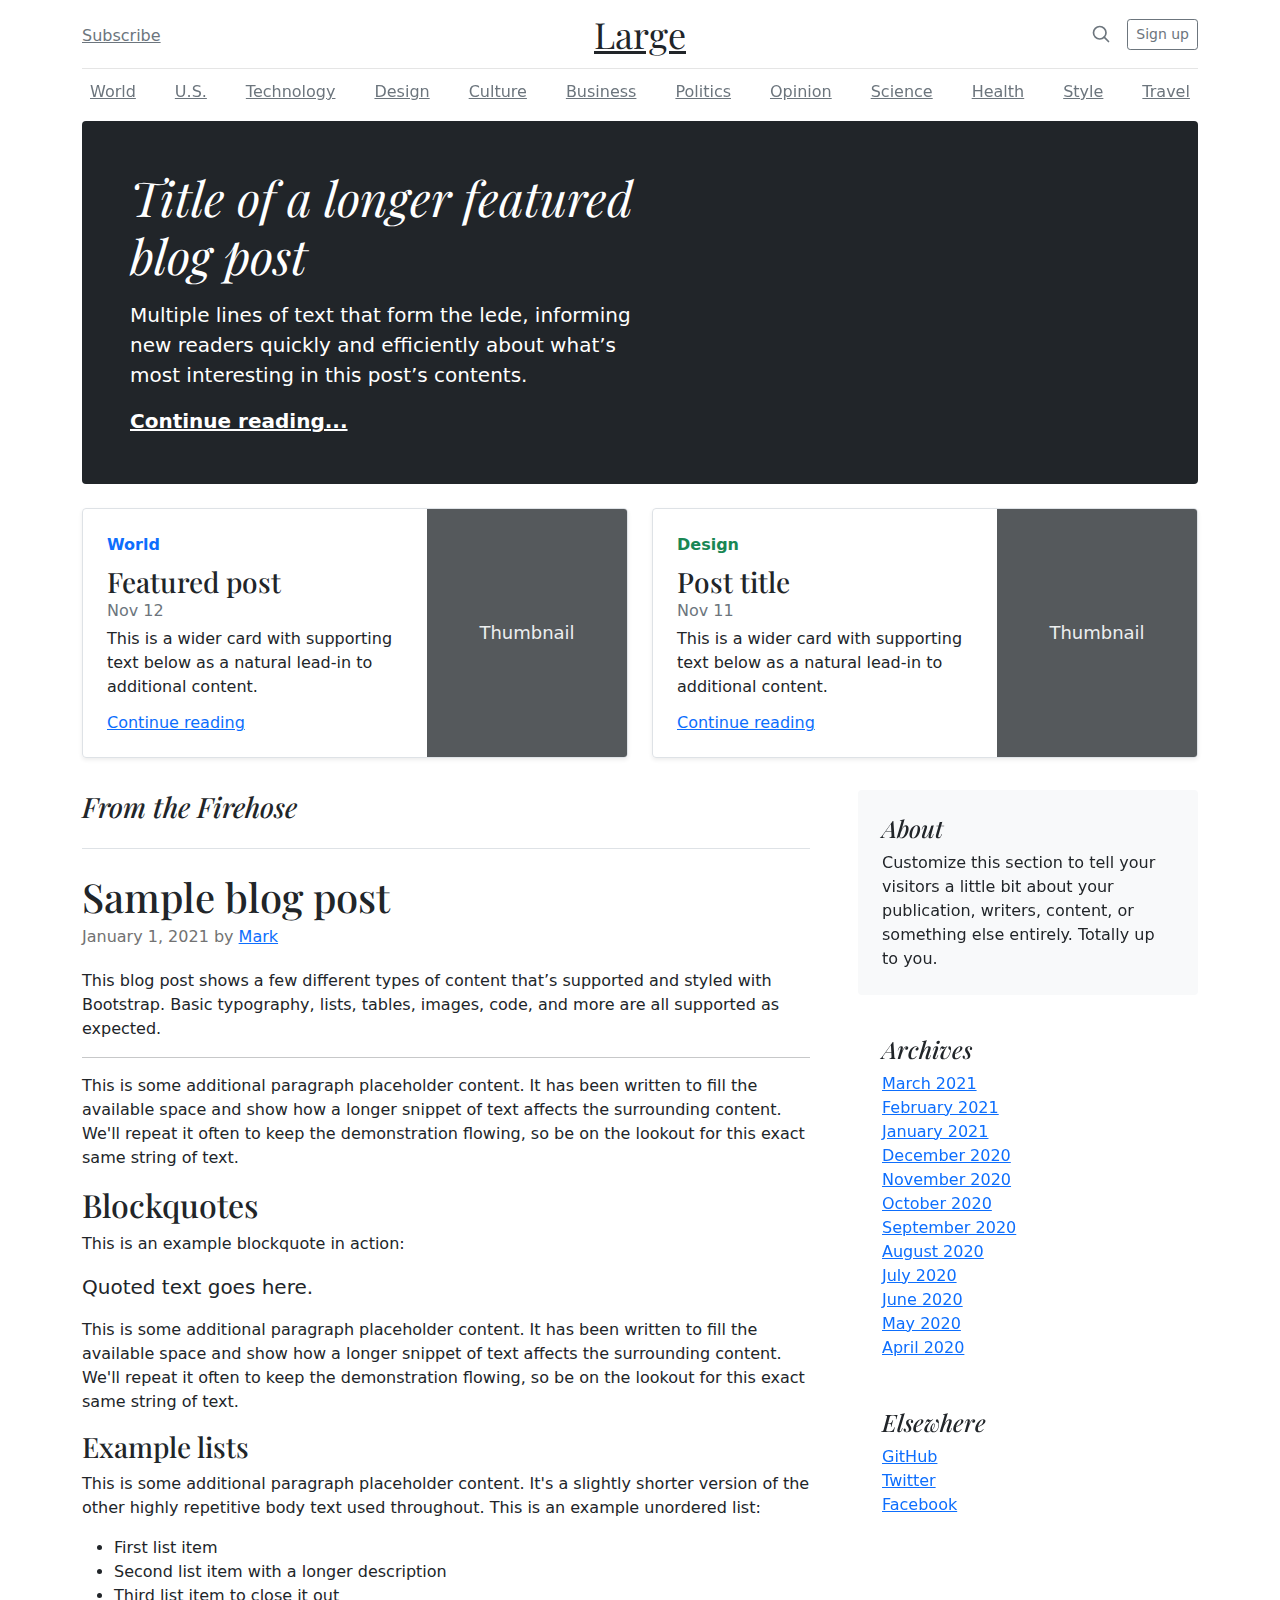
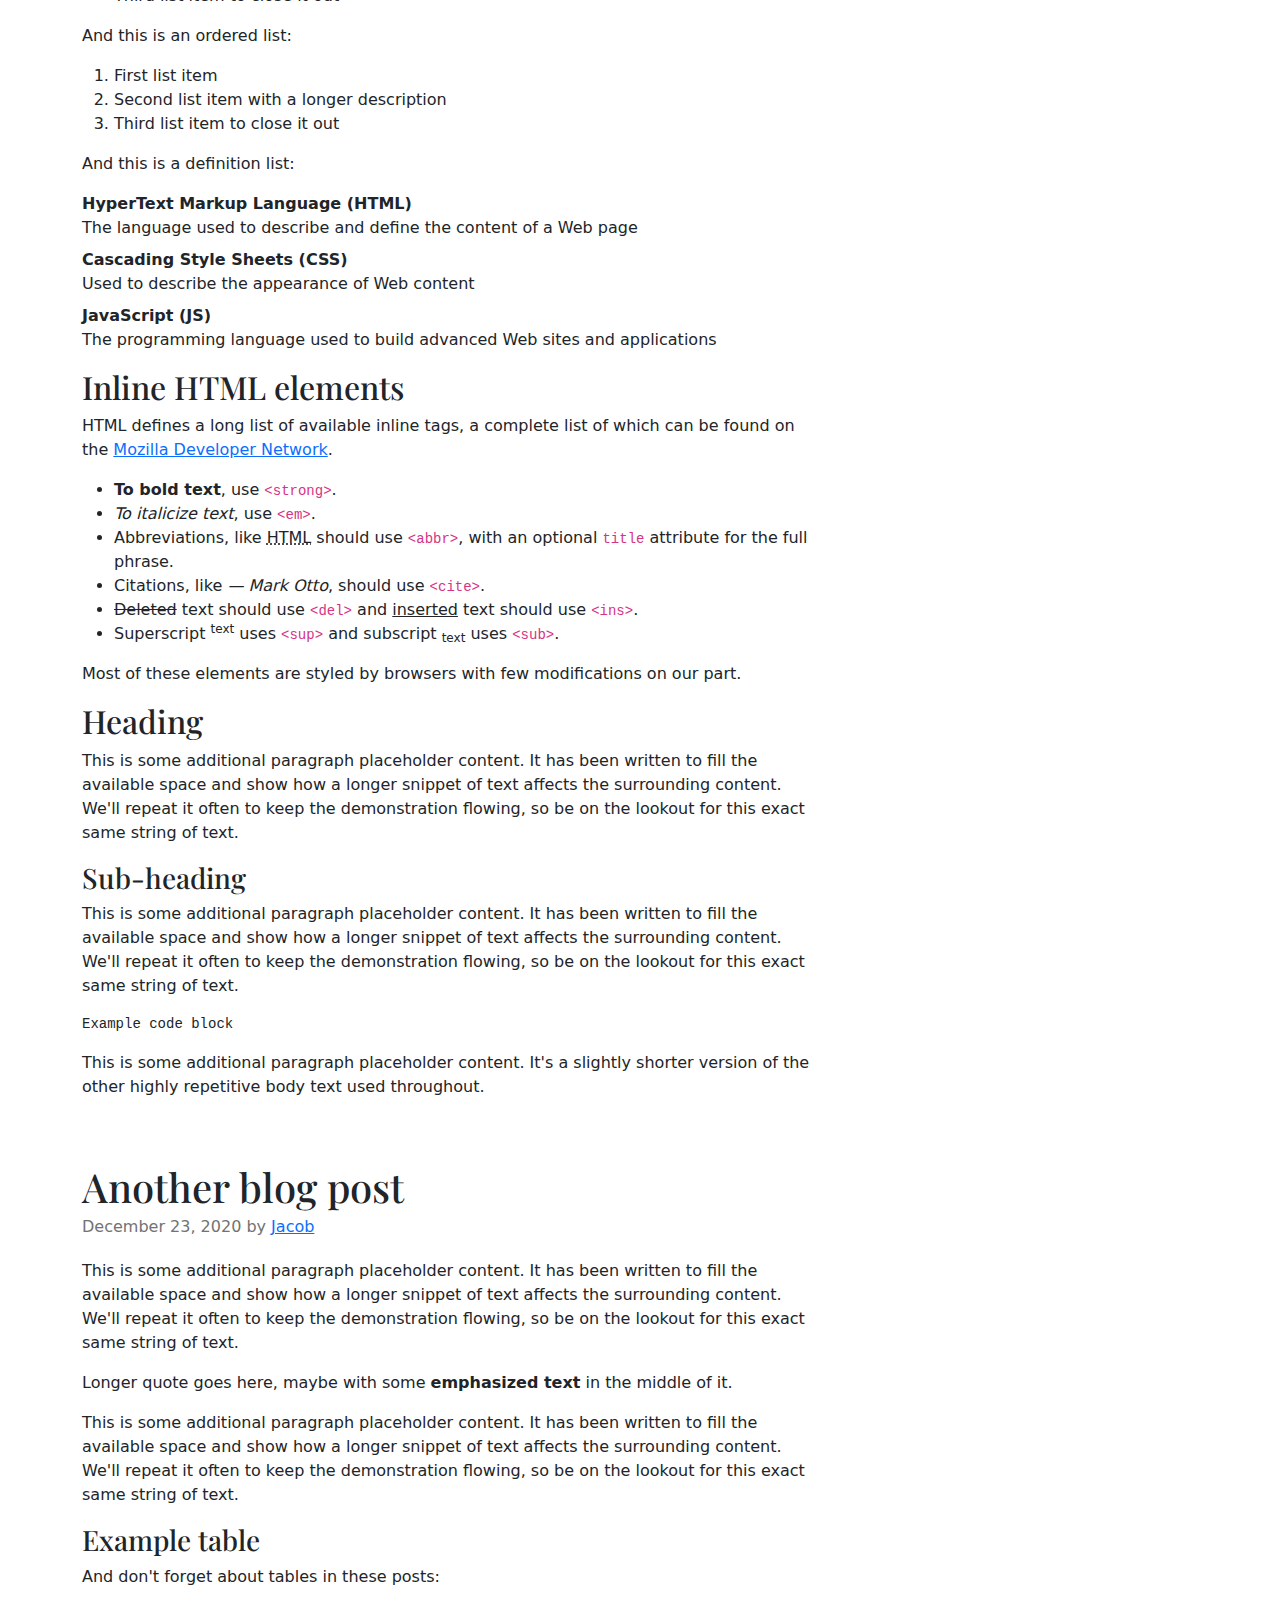
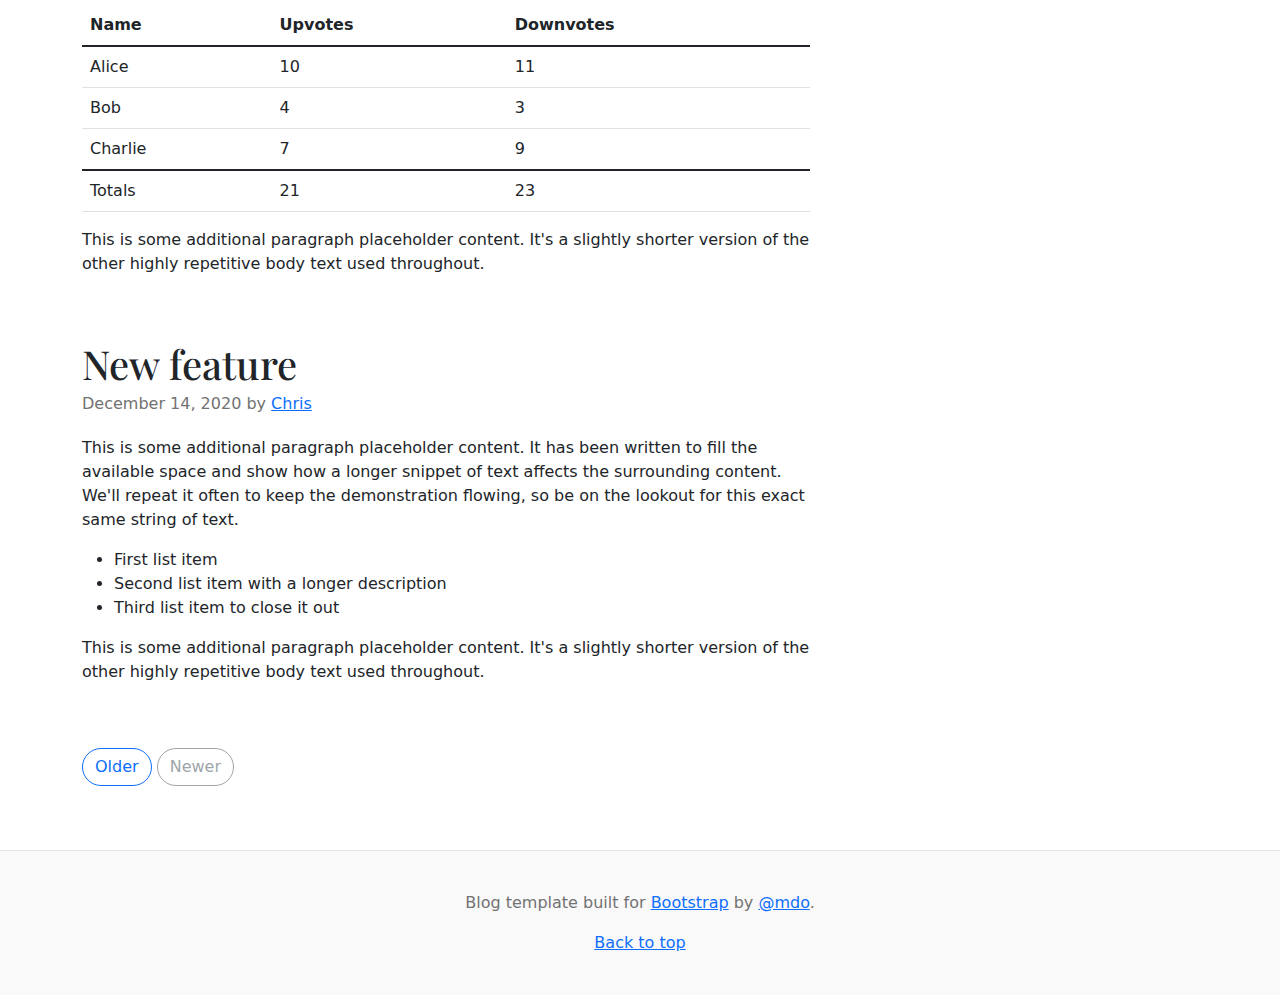
<file: bootstrap-5.1.3-examples/blog/index.html>
<!doctype html>
<html lang="en">
  <head>
    <meta charset="utf-8">
    <meta name="viewport" content="width=device-width, initial-scale=1">
    <meta name="description" content="">
    <meta name="author" content="Mark Otto, Jacob Thornton, and Bootstrap contributors">
    <meta name="generator" content="Hugo 0.88.1">
    <title>Blog Template · Bootstrap v5.1</title>

    <link rel="canonical" href="https://getbootstrap.com/docs/5.1/examples/blog/">

    

    <!-- Bootstrap core CSS -->
<link href="../assets/dist/css/bootstrap.min.css" rel="stylesheet">

    <style>
      .bd-placeholder-img {
        font-size: 1.125rem;
        text-anchor: middle;
        -webkit-user-select: none;
        -moz-user-select: none;
        user-select: none;
      }

      @media (min-width: 768px) {
        .bd-placeholder-img-lg {
          font-size: 3.5rem;
        }
      }
    </style>

    
    <!-- Custom styles for this template -->
    <link href="https://fonts.googleapis.com/css?family=Playfair&#43;Display:700,900&amp;display=swap" rel="stylesheet">
    <!-- Custom styles for this template -->
    <link href="blog.css" rel="stylesheet">
  </head>
  <body>
    
<div class="container">
  <header class="blog-header py-3">
    <div class="row flex-nowrap justify-content-between align-items-center">
      <div class="col-4 pt-1">
        <a class="link-secondary" href="#">Subscribe</a>
      </div>
      <div class="col-4 text-center">
        <a class="blog-header-logo text-dark" href="#">Large</a>
      </div>
      <div class="col-4 d-flex justify-content-end align-items-center">
        <a class="link-secondary" href="#" aria-label="Search">
          <svg xmlns="http://www.w3.org/2000/svg" width="20" height="20" fill="none" stroke="currentColor" stroke-linecap="round" stroke-linejoin="round" stroke-width="2" class="mx-3" role="img" viewBox="0 0 24 24"><title>Search</title><circle cx="10.5" cy="10.5" r="7.5"/><path d="M21 21l-5.2-5.2"/></svg>
        </a>
        <a class="btn btn-sm btn-outline-secondary" href="#">Sign up</a>
      </div>
    </div>
  </header>

  <div class="nav-scroller py-1 mb-2">
    <nav class="nav d-flex justify-content-between">
      <a class="p-2 link-secondary" href="#">World</a>
      <a class="p-2 link-secondary" href="#">U.S.</a>
      <a class="p-2 link-secondary" href="#">Technology</a>
      <a class="p-2 link-secondary" href="#">Design</a>
      <a class="p-2 link-secondary" href="#">Culture</a>
      <a class="p-2 link-secondary" href="#">Business</a>
      <a class="p-2 link-secondary" href="#">Politics</a>
      <a class="p-2 link-secondary" href="#">Opinion</a>
      <a class="p-2 link-secondary" href="#">Science</a>
      <a class="p-2 link-secondary" href="#">Health</a>
      <a class="p-2 link-secondary" href="#">Style</a>
      <a class="p-2 link-secondary" href="#">Travel</a>
    </nav>
  </div>
</div>

<main class="container">
  <div class="p-4 p-md-5 mb-4 text-white rounded bg-dark">
    <div class="col-md-6 px-0">
      <h1 class="display-4 fst-italic">Title of a longer featured blog post</h1>
      <p class="lead my-3">Multiple lines of text that form the lede, informing new readers quickly and efficiently about what’s most interesting in this post’s contents.</p>
      <p class="lead mb-0"><a href="#" class="text-white fw-bold">Continue reading...</a></p>
    </div>
  </div>

  <div class="row mb-2">
    <div class="col-md-6">
      <div class="row g-0 border rounded overflow-hidden flex-md-row mb-4 shadow-sm h-md-250 position-relative">
        <div class="col p-4 d-flex flex-column position-static">
          <strong class="d-inline-block mb-2 text-primary">World</strong>
          <h3 class="mb-0">Featured post</h3>
          <div class="mb-1 text-muted">Nov 12</div>
          <p class="card-text mb-auto">This is a wider card with supporting text below as a natural lead-in to additional content.</p>
          <a href="#" class="stretched-link">Continue reading</a>
        </div>
        <div class="col-auto d-none d-lg-block">
          <svg class="bd-placeholder-img" width="200" height="250" xmlns="http://www.w3.org/2000/svg" role="img" aria-label="Placeholder: Thumbnail" preserveAspectRatio="xMidYMid slice" focusable="false"><title>Placeholder</title><rect width="100%" height="100%" fill="#55595c"/><text x="50%" y="50%" fill="#eceeef" dy=".3em">Thumbnail</text></svg>

        </div>
      </div>
    </div>
    <div class="col-md-6">
      <div class="row g-0 border rounded overflow-hidden flex-md-row mb-4 shadow-sm h-md-250 position-relative">
        <div class="col p-4 d-flex flex-column position-static">
          <strong class="d-inline-block mb-2 text-success">Design</strong>
          <h3 class="mb-0">Post title</h3>
          <div class="mb-1 text-muted">Nov 11</div>
          <p class="mb-auto">This is a wider card with supporting text below as a natural lead-in to additional content.</p>
          <a href="#" class="stretched-link">Continue reading</a>
        </div>
        <div class="col-auto d-none d-lg-block">
          <svg class="bd-placeholder-img" width="200" height="250" xmlns="http://www.w3.org/2000/svg" role="img" aria-label="Placeholder: Thumbnail" preserveAspectRatio="xMidYMid slice" focusable="false"><title>Placeholder</title><rect width="100%" height="100%" fill="#55595c"/><text x="50%" y="50%" fill="#eceeef" dy=".3em">Thumbnail</text></svg>

        </div>
      </div>
    </div>
  </div>

  <div class="row g-5">
    <div class="col-md-8">
      <h3 class="pb-4 mb-4 fst-italic border-bottom">
        From the Firehose
      </h3>

      <article class="blog-post">
        <h2 class="blog-post-title">Sample blog post</h2>
        <p class="blog-post-meta">January 1, 2021 by <a href="#">Mark</a></p>

        <p>This blog post shows a few different types of content that’s supported and styled with Bootstrap. Basic typography, lists, tables, images, code, and more are all supported as expected.</p>
        <hr>
        <p>This is some additional paragraph placeholder content. It has been written to fill the available space and show how a longer snippet of text affects the surrounding content. We'll repeat it often to keep the demonstration flowing, so be on the lookout for this exact same string of text.</p>
        <h2>Blockquotes</h2>
        <p>This is an example blockquote in action:</p>
        <blockquote class="blockquote">
          <p>Quoted text goes here.</p>
        </blockquote>
        <p>This is some additional paragraph placeholder content. It has been written to fill the available space and show how a longer snippet of text affects the surrounding content. We'll repeat it often to keep the demonstration flowing, so be on the lookout for this exact same string of text.</p>
        <h3>Example lists</h3>
        <p>This is some additional paragraph placeholder content. It's a slightly shorter version of the other highly repetitive body text used throughout. This is an example unordered list:</p>
        <ul>
          <li>First list item</li>
          <li>Second list item with a longer description</li>
          <li>Third list item to close it out</li>
        </ul>
        <p>And this is an ordered list:</p>
        <ol>
          <li>First list item</li>
          <li>Second list item with a longer description</li>
          <li>Third list item to close it out</li>
        </ol>
        <p>And this is a definition list:</p>
        <dl>
          <dt>HyperText Markup Language (HTML)</dt>
          <dd>The language used to describe and define the content of a Web page</dd>
          <dt>Cascading Style Sheets (CSS)</dt>
          <dd>Used to describe the appearance of Web content</dd>
          <dt>JavaScript (JS)</dt>
          <dd>The programming language used to build advanced Web sites and applications</dd>
        </dl>
        <h2>Inline HTML elements</h2>
        <p>HTML defines a long list of available inline tags, a complete list of which can be found on the <a href="https://developer.mozilla.org/en-US/docs/Web/HTML/Element">Mozilla Developer Network</a>.</p>
        <ul>
          <li><strong>To bold text</strong>, use <code class="language-plaintext highlighter-rouge">&lt;strong&gt;</code>.</li>
          <li><em>To italicize text</em>, use <code class="language-plaintext highlighter-rouge">&lt;em&gt;</code>.</li>
          <li>Abbreviations, like <abbr title="HyperText Markup Langage">HTML</abbr> should use <code class="language-plaintext highlighter-rouge">&lt;abbr&gt;</code>, with an optional <code class="language-plaintext highlighter-rouge">title</code> attribute for the full phrase.</li>
          <li>Citations, like <cite>— Mark Otto</cite>, should use <code class="language-plaintext highlighter-rouge">&lt;cite&gt;</code>.</li>
          <li><del>Deleted</del> text should use <code class="language-plaintext highlighter-rouge">&lt;del&gt;</code> and <ins>inserted</ins> text should use <code class="language-plaintext highlighter-rouge">&lt;ins&gt;</code>.</li>
          <li>Superscript <sup>text</sup> uses <code class="language-plaintext highlighter-rouge">&lt;sup&gt;</code> and subscript <sub>text</sub> uses <code class="language-plaintext highlighter-rouge">&lt;sub&gt;</code>.</li>
        </ul>
        <p>Most of these elements are styled by browsers with few modifications on our part.</p>
        <h2>Heading</h2>
        <p>This is some additional paragraph placeholder content. It has been written to fill the available space and show how a longer snippet of text affects the surrounding content. We'll repeat it often to keep the demonstration flowing, so be on the lookout for this exact same string of text.</p>
        <h3>Sub-heading</h3>
        <p>This is some additional paragraph placeholder content. It has been written to fill the available space and show how a longer snippet of text affects the surrounding content. We'll repeat it often to keep the demonstration flowing, so be on the lookout for this exact same string of text.</p>
        <pre><code>Example code block</code></pre>
        <p>This is some additional paragraph placeholder content. It's a slightly shorter version of the other highly repetitive body text used throughout.</p>
      </article>

      <article class="blog-post">
        <h2 class="blog-post-title">Another blog post</h2>
        <p class="blog-post-meta">December 23, 2020 by <a href="#">Jacob</a></p>

        <p>This is some additional paragraph placeholder content. It has been written to fill the available space and show how a longer snippet of text affects the surrounding content. We'll repeat it often to keep the demonstration flowing, so be on the lookout for this exact same string of text.</p>
        <blockquote>
          <p>Longer quote goes here, maybe with some <strong>emphasized text</strong> in the middle of it.</p>
        </blockquote>
        <p>This is some additional paragraph placeholder content. It has been written to fill the available space and show how a longer snippet of text affects the surrounding content. We'll repeat it often to keep the demonstration flowing, so be on the lookout for this exact same string of text.</p>
        <h3>Example table</h3>
        <p>And don't forget about tables in these posts:</p>
        <table class="table">
          <thead>
            <tr>
              <th>Name</th>
              <th>Upvotes</th>
              <th>Downvotes</th>
            </tr>
          </thead>
          <tbody>
            <tr>
              <td>Alice</td>
              <td>10</td>
              <td>11</td>
            </tr>
            <tr>
              <td>Bob</td>
              <td>4</td>
              <td>3</td>
            </tr>
            <tr>
              <td>Charlie</td>
              <td>7</td>
              <td>9</td>
            </tr>
          </tbody>
          <tfoot>
            <tr>
              <td>Totals</td>
              <td>21</td>
              <td>23</td>
            </tr>
          </tfoot>
        </table>

        <p>This is some additional paragraph placeholder content. It's a slightly shorter version of the other highly repetitive body text used throughout.</p>
      </article>

      <article class="blog-post">
        <h2 class="blog-post-title">New feature</h2>
        <p class="blog-post-meta">December 14, 2020 by <a href="#">Chris</a></p>

        <p>This is some additional paragraph placeholder content. It has been written to fill the available space and show how a longer snippet of text affects the surrounding content. We'll repeat it often to keep the demonstration flowing, so be on the lookout for this exact same string of text.</p>
        <ul>
          <li>First list item</li>
          <li>Second list item with a longer description</li>
          <li>Third list item to close it out</li>
        </ul>
        <p>This is some additional paragraph placeholder content. It's a slightly shorter version of the other highly repetitive body text used throughout.</p>
      </article>

      <nav class="blog-pagination" aria-label="Pagination">
        <a class="btn btn-outline-primary" href="#">Older</a>
        <a class="btn btn-outline-secondary disabled">Newer</a>
      </nav>

    </div>

    <div class="col-md-4">
      <div class="position-sticky" style="top: 2rem;">
        <div class="p-4 mb-3 bg-light rounded">
          <h4 class="fst-italic">About</h4>
          <p class="mb-0">Customize this section to tell your visitors a little bit about your publication, writers, content, or something else entirely. Totally up to you.</p>
        </div>

        <div class="p-4">
          <h4 class="fst-italic">Archives</h4>
          <ol class="list-unstyled mb-0">
            <li><a href="#">March 2021</a></li>
            <li><a href="#">February 2021</a></li>
            <li><a href="#">January 2021</a></li>
            <li><a href="#">December 2020</a></li>
            <li><a href="#">November 2020</a></li>
            <li><a href="#">October 2020</a></li>
            <li><a href="#">September 2020</a></li>
            <li><a href="#">August 2020</a></li>
            <li><a href="#">July 2020</a></li>
            <li><a href="#">June 2020</a></li>
            <li><a href="#">May 2020</a></li>
            <li><a href="#">April 2020</a></li>
          </ol>
        </div>

        <div class="p-4">
          <h4 class="fst-italic">Elsewhere</h4>
          <ol class="list-unstyled">
            <li><a href="#">GitHub</a></li>
            <li><a href="#">Twitter</a></li>
            <li><a href="#">Facebook</a></li>
          </ol>
        </div>
      </div>
    </div>
  </div>

</main>

<footer class="blog-footer">
  <p>Blog template built for <a href="https://getbootstrap.com/">Bootstrap</a> by <a href="https://twitter.com/mdo">@mdo</a>.</p>
  <p>
    <a href="#">Back to top</a>
  </p>
</footer>


    
  </body>
</html>
</file>
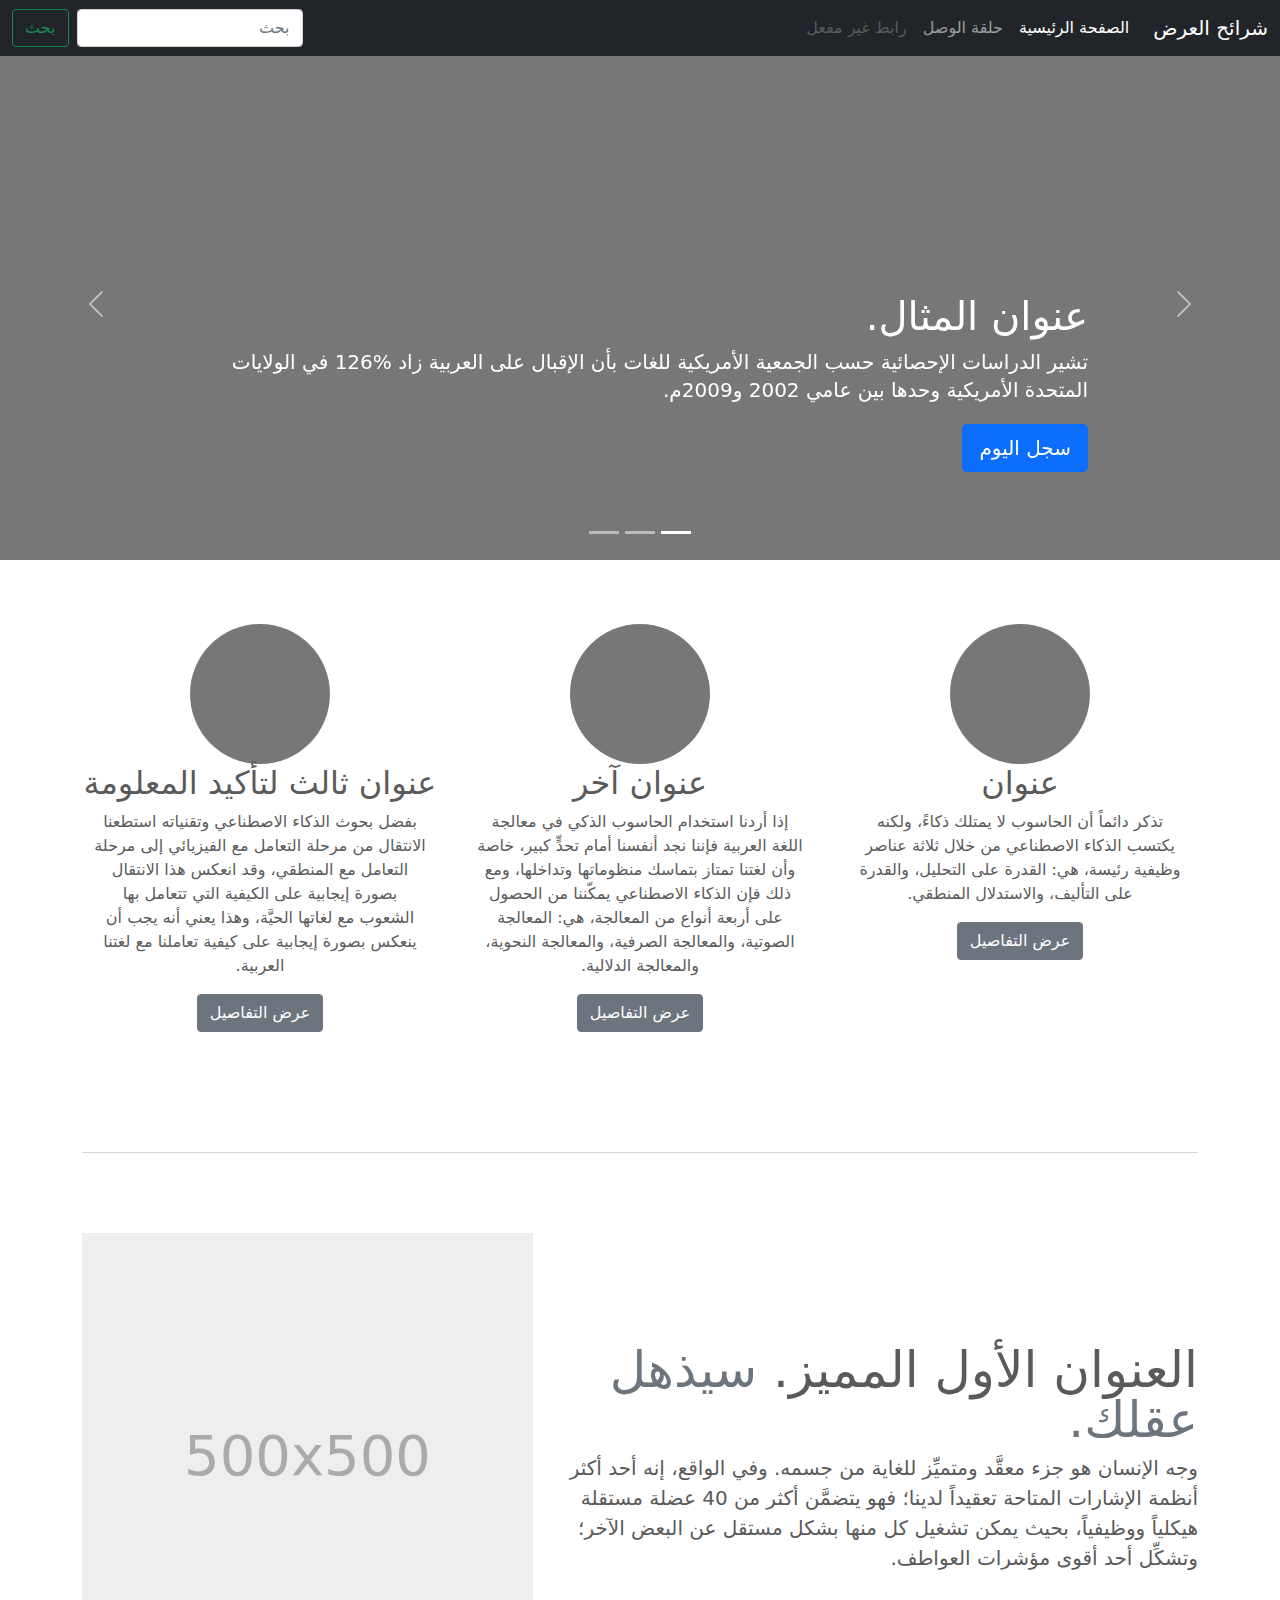
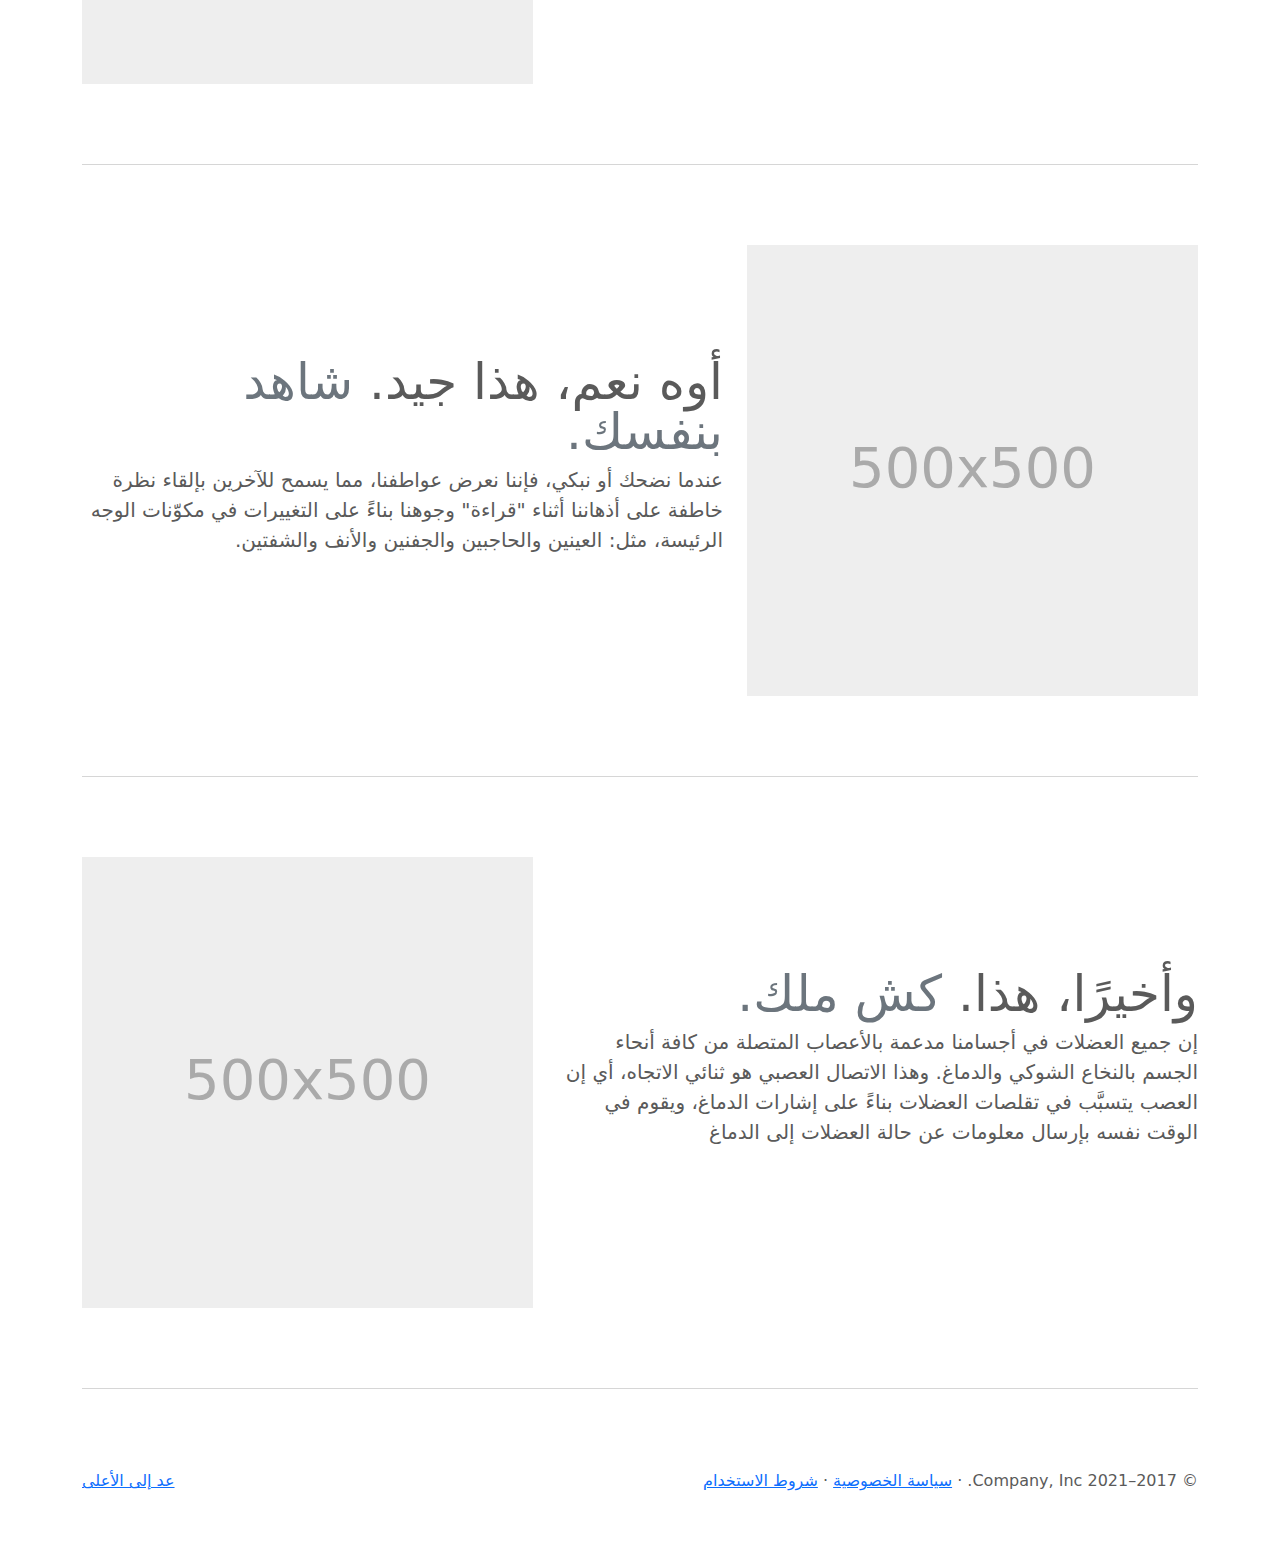
<file: bootstrap-5.1.3-examples/carousel-rtl/index.html>
<!doctype html>
<html lang="ar" dir="rtl">
  <head>
    <meta charset="utf-8">
    <meta name="viewport" content="width=device-width, initial-scale=1">
    <meta name="description" content="">
    <meta name="author" content="Mark Otto, Jacob Thornton, and Bootstrap contributors">
    <meta name="generator" content="Hugo 0.88.1">
    <title>قالب  شرائح العرض · Bootstrap v5.1</title>

    <link rel="canonical" href="https://getbootstrap.com/docs/5.1/examples/carousel-rtl/">

    

    <!-- Bootstrap core CSS -->
<link href="../assets/dist/css/bootstrap.rtl.min.css" rel="stylesheet">

    <style>
      .bd-placeholder-img {
        font-size: 1.125rem;
        text-anchor: middle;
        -webkit-user-select: none;
        -moz-user-select: none;
        user-select: none;
      }

      @media (min-width: 768px) {
        .bd-placeholder-img-lg {
          font-size: 3.5rem;
        }
      }
    </style>

    
    <!-- Custom styles for this template -->
    <link href="../carousel/carousel.rtl.css" rel="stylesheet">
  </head>
  <body>
    
<header>
  <nav class="navbar navbar-expand-md navbar-dark fixed-top bg-dark">
    <div class="container-fluid">
      <a class="navbar-brand" href="#">شرائح العرض</a>
      <button class="navbar-toggler" type="button" data-bs-toggle="collapse" data-bs-target="#navbarCollapse" aria-controls="navbarCollapse" aria-expanded="false" aria-label="تبديل التنقل">
        <span class="navbar-toggler-icon"></span>
      </button>
      <div class="collapse navbar-collapse" id="navbarCollapse">
        <ul class="navbar-nav me-auto mb-2 mb-md-0">
          <li class="nav-item">
            <a class="nav-link active" aria-current="page" href="#">الصفحة الرئيسية</a>
          </li>
          <li class="nav-item">
            <a class="nav-link" href="#">حلقة الوصل</a>
          </li>
          <li class="nav-item">
            <a class="nav-link disabled">رابط غير مفعل</a>
          </li>
        </ul>
        <form class="d-flex">
          <input class="form-control me-2" type="search" placeholder="بحث" aria-label="بحث">
          <button class="btn btn-outline-success" type="submit">بحث</button>
        </form>
      </div>
    </div>
  </nav>
</header>

<main>

  <div id="myCarousel" class="carousel slide" data-bs-ride="carousel">
    <div class="carousel-indicators">
      <button type="button" data-bs-target="#myCarousel" data-bs-slide-to="0" class="active" aria-current="true" aria-label="Slide 1"></button>
      <button type="button" data-bs-target="#myCarousel" data-bs-slide-to="1" aria-label="Slide 2"></button>
      <button type="button" data-bs-target="#myCarousel" data-bs-slide-to="2" aria-label="Slide 3"></button>
    </div>
    <div class="carousel-inner">
      <div class="carousel-item active">
        <svg class="bd-placeholder-img" width="100%" height="100%" xmlns="http://www.w3.org/2000/svg" aria-hidden="true" preserveAspectRatio="xMidYMid slice" focusable="false"><rect width="100%" height="100%" fill="#777"/></svg>

        <div class="container">
          <div class="carousel-caption text-start">
            <h1>عنوان المثال.</h1>
            <p>تشير الدراسات الإحصائية حسب الجمعية الأمريكية للغات بأن الإقبال على العربية زاد %126 في الولايات المتحدة الأمريكية وحدها بين عامي 2002 و2009م.</p>
            <p><a class="btn btn-lg btn-primary" href="#">سجل اليوم</a></p>
          </div>
        </div>
      </div>
      <div class="carousel-item">
        <svg class="bd-placeholder-img" width="100%" height="100%" xmlns="http://www.w3.org/2000/svg" aria-hidden="true" preserveAspectRatio="xMidYMid slice" focusable="false"><rect width="100%" height="100%" fill="#777"/></svg>

        <div class="container">
          <div class="carousel-caption">
            <h1>عنوان مثال آخر.</h1>
            <p>حسب المجلس الثقافي البريطاني فإن تعليم الإنجليزية داخل بريطانيا يسهم في تعزيز اقتصادها بما يتجاوز ملياري جنيه سنوياً، كما أنه وفر أكثر من 26 ألف وظيفة.</p>
            <p><a class="btn btn-lg btn-primary" href="#">أعرف أكثر</a></p>
          </div>
        </div>
      </div>
      <div class="carousel-item">
        <svg class="bd-placeholder-img" width="100%" height="100%" xmlns="http://www.w3.org/2000/svg" aria-hidden="true" preserveAspectRatio="xMidYMid slice" focusable="false"><rect width="100%" height="100%" fill="#777"/></svg>

        <div class="container">
          <div class="carousel-caption text-end">
            <h1>واحد أكثر لقياس جيد.</h1>
            <p>الإحصاءات لحجم الاستثمار اللغوي خارج بريطانيا تتفاوت من سنة لأخرى إلا أن المدير التنفيذي للمجلس الثقافي البريطاني إدي بايرز يرى أن استثمار تعليم الإنجليزية في الخارج لا يحسب على المستوى المالي فحسب بل على المستوى السياسي أيضاً.</p>
            <p><a class="btn btn-lg btn-primary" href="#">تصفح المعرض</a></p>
          </div>
        </div>
      </div>
    </div>
    <button class="carousel-control-prev" type="button" data-bs-target="#myCarousel" data-bs-slide="prev">
      <span class="carousel-control-prev-icon" aria-hidden="true"></span>
      <span class="visually-hidden">السابق</span>
    </button>
    <button class="carousel-control-next" type="button" data-bs-target="#myCarousel" data-bs-slide="next">
      <span class="carousel-control-next-icon" aria-hidden="true"></span>
      <span class="visually-hidden">التالي</span>
    </button>
  </div>


  <!-- Marketing messaging and featurettes
  ================================================== -->
  <!-- Wrap the rest of the page in another container to center all the content. -->

  <div class="container marketing">

    <!-- Three columns of text below the carousel -->
    <div class="row">
      <div class="col-lg-4">
        <svg class="bd-placeholder-img rounded-circle" width="140" height="140" xmlns="http://www.w3.org/2000/svg" role="img" aria-label="Placeholder: 140x140" preserveAspectRatio="xMidYMid slice" focusable="false"><title>Placeholder</title><rect width="100%" height="100%" fill="#777"/><text x="50%" y="50%" fill="#777" dy=".3em">140x140</text></svg>

        <h2>عنوان</h2>
        <p>تذكر دائماً أن الحاسوب لا يمتلك ذكاءً، ولكنه يكتسب الذكاء الاصطناعي من خلال ثلاثة عناصر وظيفية رئيسة، هي: القدرة على التحليل، والقدرة على التأليف، والاستدلال المنطقي.</p>
        <p><a class="btn btn-secondary" href="#">عرض التفاصيل</a></p>
      </div><!-- /.col-lg-4 -->
      <div class="col-lg-4">
        <svg class="bd-placeholder-img rounded-circle" width="140" height="140" xmlns="http://www.w3.org/2000/svg" role="img" aria-label="Placeholder: 140x140" preserveAspectRatio="xMidYMid slice" focusable="false"><title>Placeholder</title><rect width="100%" height="100%" fill="#777"/><text x="50%" y="50%" fill="#777" dy=".3em">140x140</text></svg>

        <h2>عنوان آخر</h2>
        <p>إذا أردنا استخدام الحاسوب الذكي في معالجة اللغة العربية فإننا نجد أنفسنا أمام تحدٍّ كبير، خاصة وأن لغتنا تمتاز بتماسك منظوماتها وتداخلها، ومع ذلك فإن الذكاء الاصطناعي يمكّننا من الحصول على أربعة أنواع من المعالجة، هي: المعالجة الصوتية، والمعالجة الصرفية، والمعالجة النحوية، والمعالجة الدلالية.</p>
        <p><a class="btn btn-secondary" href="#">عرض التفاصيل</a></p>
      </div><!-- /.col-lg-4 -->
      <div class="col-lg-4">
        <svg class="bd-placeholder-img rounded-circle" width="140" height="140" xmlns="http://www.w3.org/2000/svg" role="img" aria-label="Placeholder: 140x140" preserveAspectRatio="xMidYMid slice" focusable="false"><title>Placeholder</title><rect width="100%" height="100%" fill="#777"/><text x="50%" y="50%" fill="#777" dy=".3em">140x140</text></svg>

        <h2>عنوان ثالث لتأكيد المعلومة</h2>
        <p>بفضل بحوث الذكاء الاصطناعي وتقنياته استطعنا الانتقال من مرحلة التعامل مع الفيزيائي إلى مرحلة التعامل مع المنطقي، وقد انعكس هذا الانتقال بصورة إيجابية على الكيفية التي تتعامل بها الشعوب مع لغاتها الحيَّة، وهذا يعني أنه يجب أن ينعكس بصورة إيجابية على كيفية تعاملنا مع لغتنا العربية.</p>
        <p><a class="btn btn-secondary" href="#">عرض التفاصيل</a></p>
      </div><!-- /.col-lg-4 -->
    </div><!-- /.row -->


    <!-- START THE FEATURETTES -->

    <hr class="featurette-divider">

    <div class="row featurette">
      <div class="col-md-7">
        <h2 class="featurette-heading">العنوان الأول المميز. <span class="text-muted"> سيذهل عقلك. </span></h2>
        <p class="lead">وجه الإنسان هو جزء معقَّد ومتميِّز للغاية من جسمه. وفي الواقع، إنه أحد أكثر أنظمة الإشارات المتاحة تعقيداً لدينا؛ فهو يتضمَّن أكثر من 40 عضلة مستقلة هيكلياً ووظيفياً، بحيث يمكن تشغيل كل منها بشكل مستقل عن البعض الآخر؛ وتشكِّل أحد أقوى مؤشرات العواطف.</p>
      </div>
      <div class="col-md-5">
        <svg class="bd-placeholder-img bd-placeholder-img-lg featurette-image img-fluid mx-auto" width="500" height="500" xmlns="http://www.w3.org/2000/svg" role="img" aria-label="Placeholder: 500x500" preserveAspectRatio="xMidYMid slice" focusable="false"><title>Placeholder</title><rect width="100%" height="100%" fill="#eee"/><text x="50%" y="50%" fill="#aaa" dy=".3em">500x500</text></svg>

      </div>
    </div>

    <hr class="featurette-divider">

    <div class="row featurette">
      <div class="col-md-7 order-md-2">
        <h2 class="featurette-heading">أوه نعم، هذا جيد. <span class="text-muted"> شاهد بنفسك. </span></h2>
        <p class="lead">عندما نضحك أو نبكي، فإننا نعرض عواطفنا، مما يسمح للآخرين بإلقاء نظرة خاطفة على أذهاننا أثناء "قراءة" وجوهنا بناءً على التغييرات في مكوّنات الوجه الرئيسة، مثل: العينين والحاجبين والجفنين والأنف والشفتين.</p>
      </div>
      <div class="col-md-5 order-md-1">
        <svg class="bd-placeholder-img bd-placeholder-img-lg featurette-image img-fluid mx-auto" width="500" height="500" xmlns="http://www.w3.org/2000/svg" role="img" aria-label="Placeholder: 500x500" preserveAspectRatio="xMidYMid slice" focusable="false"><title>Placeholder</title><rect width="100%" height="100%" fill="#eee"/><text x="50%" y="50%" fill="#aaa" dy=".3em">500x500</text></svg>

      </div>
    </div>

    <hr class="featurette-divider">

    <div class="row featurette">
      <div class="col-md-7">
        <h2 class="featurette-heading">وأخيرًا، هذا. <span class="text-muted"> كش ملك. </span></h2>
        <p class="lead">إن جميع العضلات في أجسامنا مدعمة بالأعصاب المتصلة من كافة أنحاء الجسم بالنخاع الشوكي والدماغ. وهذا الاتصال العصبي هو ثنائي الاتجاه، أي إن العصب يتسبَّب في تقلصات العضلات بناءً على إشارات الدماغ، ويقوم في الوقت نفسه بإرسال معلومات عن حالة العضلات إلى الدماغ</p>
      </div>
      <div class="col-md-5">
        <svg class="bd-placeholder-img bd-placeholder-img-lg featurette-image img-fluid mx-auto" width="500" height="500" xmlns="http://www.w3.org/2000/svg" role="img" aria-label="Placeholder: 500x500" preserveAspectRatio="xMidYMid slice" focusable="false"><title>Placeholder</title><rect width="100%" height="100%" fill="#eee"/><text x="50%" y="50%" fill="#aaa" dy=".3em">500x500</text></svg>

      </div>
    </div>

    <hr class="featurette-divider">

    <!-- /END THE FEATURETTES -->

  </div><!-- /.container -->


  <!-- FOOTER -->
  <footer class="container">
    <p class="float-end"><a href="#">عد إلى الأعلى</a></p>
    <p>&copy; 2017–2021 Company, Inc. &middot; <a href="#">سياسة الخصوصية</a> &middot; <a href="#">شروط الاستخدام</a></p>
  </footer>
</main>


    <script src="../assets/dist/js/bootstrap.bundle.min.js"></script>

      
  </body>
</html>
</file>
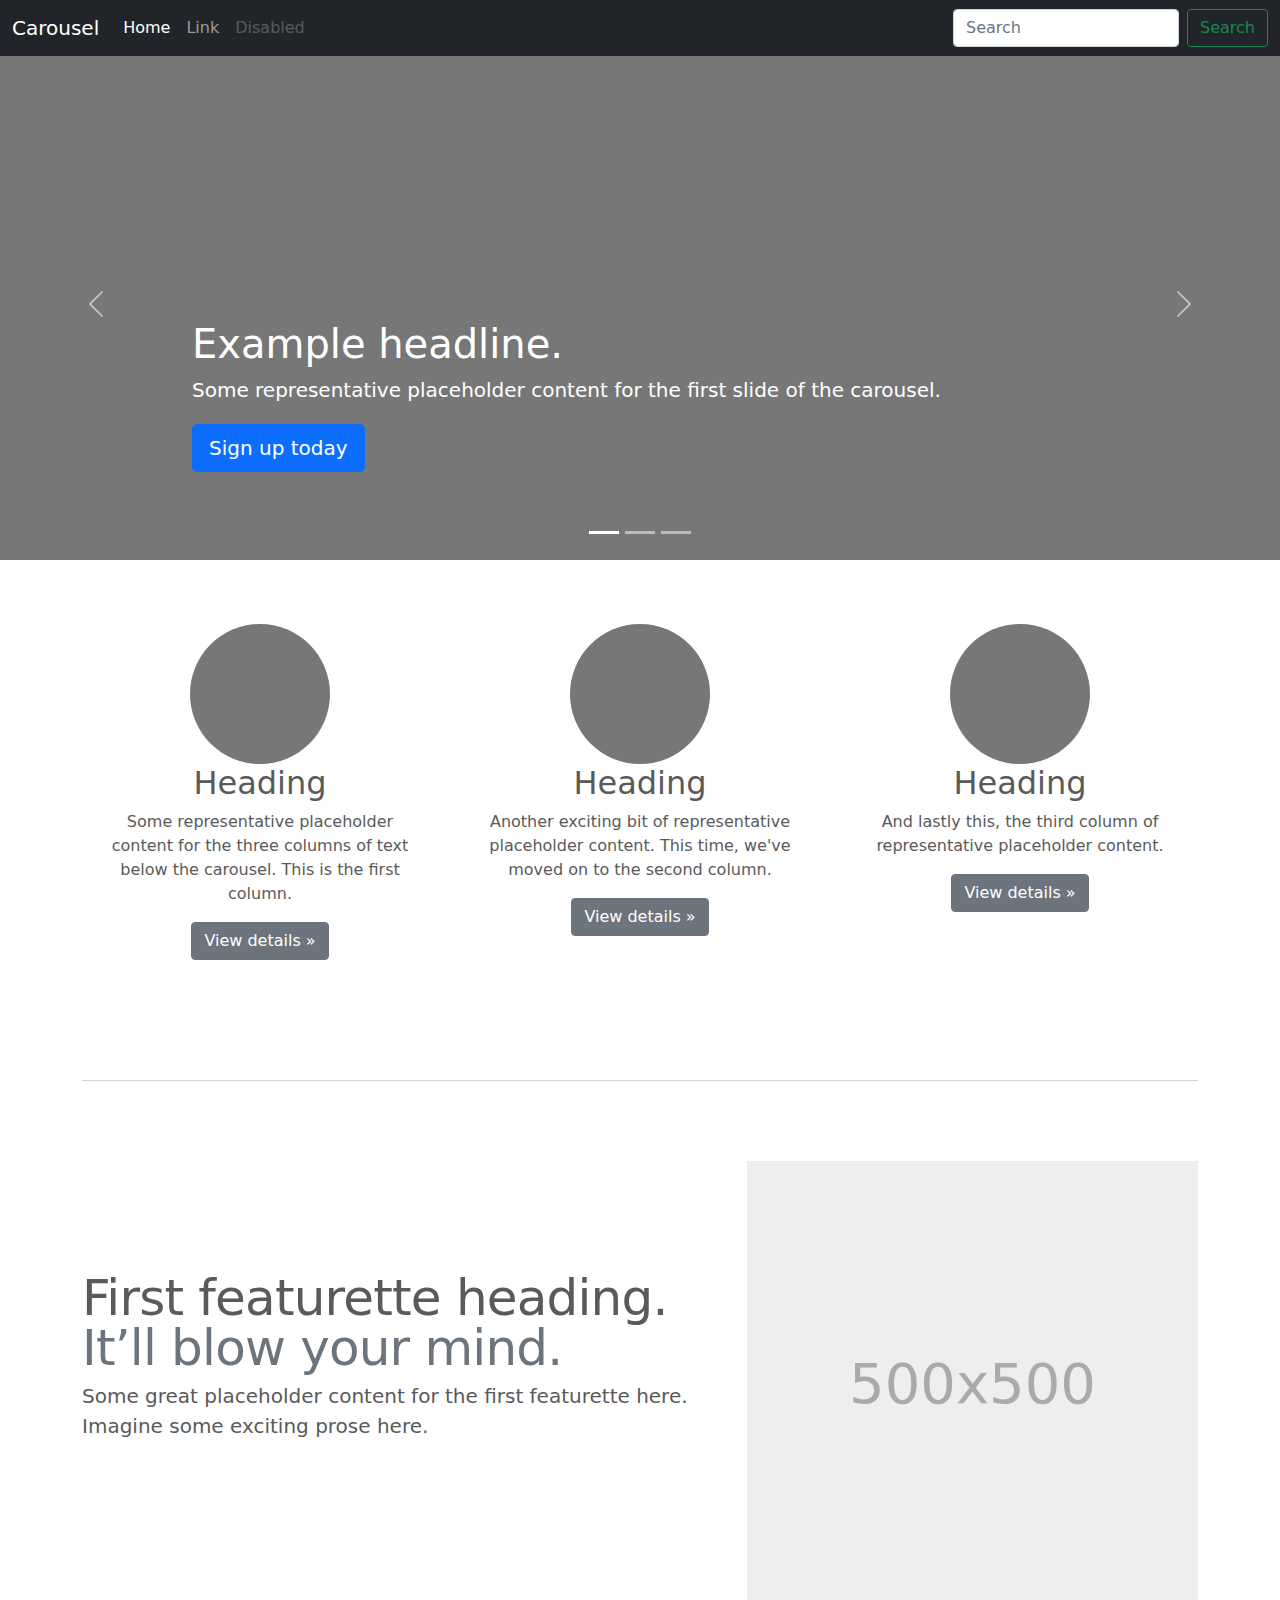
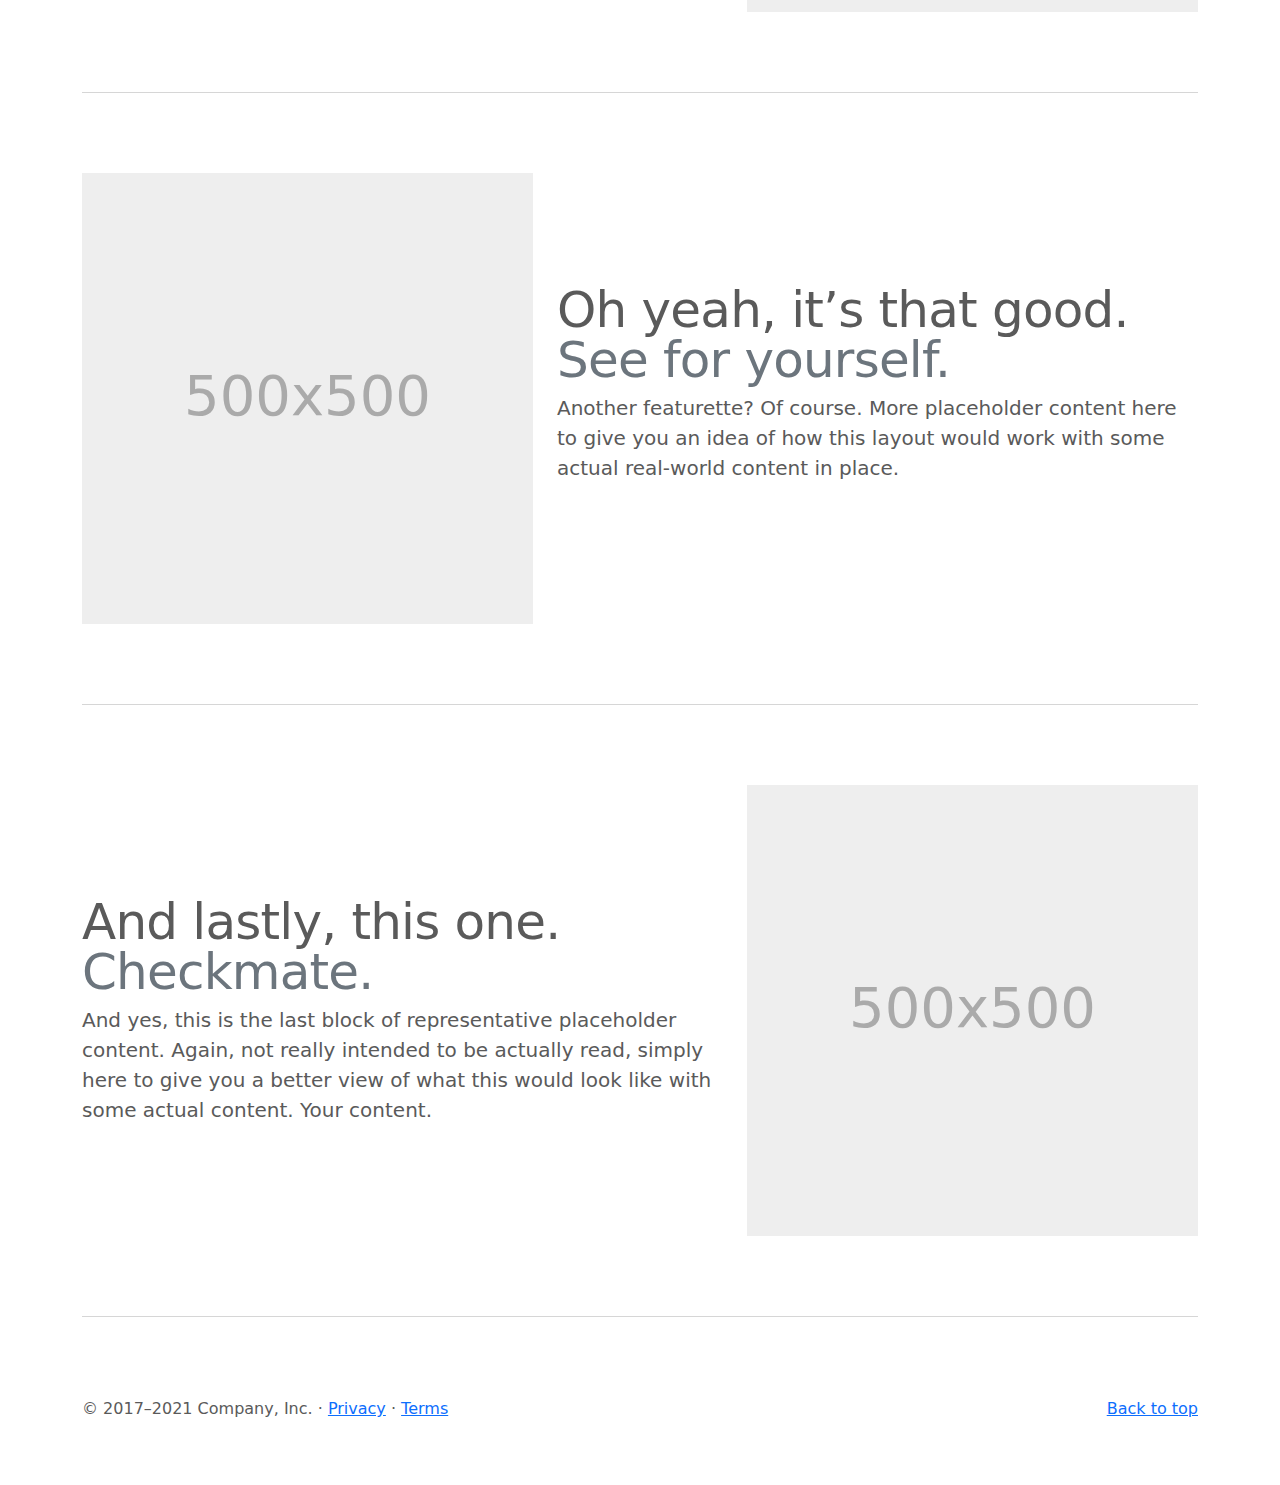
<file: bootstrap-5.1.3-examples/carousel/index.html>
<!doctype html>
<html lang="en">
  <head>
    <meta charset="utf-8">
    <meta name="viewport" content="width=device-width, initial-scale=1">
    <meta name="description" content="">
    <meta name="author" content="Mark Otto, Jacob Thornton, and Bootstrap contributors">
    <meta name="generator" content="Hugo 0.88.1">
    <title>Carousel Template · Bootstrap v5.1</title>

    <link rel="canonical" href="https://getbootstrap.com/docs/5.1/examples/carousel/">

    

    <!-- Bootstrap core CSS -->
<link href="../assets/dist/css/bootstrap.min.css" rel="stylesheet">

    <style>
      .bd-placeholder-img {
        font-size: 1.125rem;
        text-anchor: middle;
        -webkit-user-select: none;
        -moz-user-select: none;
        user-select: none;
      }

      @media (min-width: 768px) {
        .bd-placeholder-img-lg {
          font-size: 3.5rem;
        }
      }
    </style>

    
    <!-- Custom styles for this template -->
    <link href="carousel.css" rel="stylesheet">
  </head>
  <body>
    
<header>
  <nav class="navbar navbar-expand-md navbar-dark fixed-top bg-dark">
    <div class="container-fluid">
      <a class="navbar-brand" href="#">Carousel</a>
      <button class="navbar-toggler" type="button" data-bs-toggle="collapse" data-bs-target="#navbarCollapse" aria-controls="navbarCollapse" aria-expanded="false" aria-label="Toggle navigation">
        <span class="navbar-toggler-icon"></span>
      </button>
      <div class="collapse navbar-collapse" id="navbarCollapse">
        <ul class="navbar-nav me-auto mb-2 mb-md-0">
          <li class="nav-item">
            <a class="nav-link active" aria-current="page" href="#">Home</a>
          </li>
          <li class="nav-item">
            <a class="nav-link" href="#">Link</a>
          </li>
          <li class="nav-item">
            <a class="nav-link disabled">Disabled</a>
          </li>
        </ul>
        <form class="d-flex">
          <input class="form-control me-2" type="search" placeholder="Search" aria-label="Search">
          <button class="btn btn-outline-success" type="submit">Search</button>
        </form>
      </div>
    </div>
  </nav>
</header>

<main>

  <div id="myCarousel" class="carousel slide" data-bs-ride="carousel">
    <div class="carousel-indicators">
      <button type="button" data-bs-target="#myCarousel" data-bs-slide-to="0" class="active" aria-current="true" aria-label="Slide 1"></button>
      <button type="button" data-bs-target="#myCarousel" data-bs-slide-to="1" aria-label="Slide 2"></button>
      <button type="button" data-bs-target="#myCarousel" data-bs-slide-to="2" aria-label="Slide 3"></button>
    </div>
    <div class="carousel-inner">
      <div class="carousel-item active">
        <svg class="bd-placeholder-img" width="100%" height="100%" xmlns="http://www.w3.org/2000/svg" aria-hidden="true" preserveAspectRatio="xMidYMid slice" focusable="false"><rect width="100%" height="100%" fill="#777"/></svg>

        <div class="container">
          <div class="carousel-caption text-start">
            <h1>Example headline.</h1>
            <p>Some representative placeholder content for the first slide of the carousel.</p>
            <p><a class="btn btn-lg btn-primary" href="#">Sign up today</a></p>
          </div>
        </div>
      </div>
      <div class="carousel-item">
        <svg class="bd-placeholder-img" width="100%" height="100%" xmlns="http://www.w3.org/2000/svg" aria-hidden="true" preserveAspectRatio="xMidYMid slice" focusable="false"><rect width="100%" height="100%" fill="#777"/></svg>

        <div class="container">
          <div class="carousel-caption">
            <h1>Another example headline.</h1>
            <p>Some representative placeholder content for the second slide of the carousel.</p>
            <p><a class="btn btn-lg btn-primary" href="#">Learn more</a></p>
          </div>
        </div>
      </div>
      <div class="carousel-item">
        <svg class="bd-placeholder-img" width="100%" height="100%" xmlns="http://www.w3.org/2000/svg" aria-hidden="true" preserveAspectRatio="xMidYMid slice" focusable="false"><rect width="100%" height="100%" fill="#777"/></svg>

        <div class="container">
          <div class="carousel-caption text-end">
            <h1>One more for good measure.</h1>
            <p>Some representative placeholder content for the third slide of this carousel.</p>
            <p><a class="btn btn-lg btn-primary" href="#">Browse gallery</a></p>
          </div>
        </div>
      </div>
    </div>
    <button class="carousel-control-prev" type="button" data-bs-target="#myCarousel" data-bs-slide="prev">
      <span class="carousel-control-prev-icon" aria-hidden="true"></span>
      <span class="visually-hidden">Previous</span>
    </button>
    <button class="carousel-control-next" type="button" data-bs-target="#myCarousel" data-bs-slide="next">
      <span class="carousel-control-next-icon" aria-hidden="true"></span>
      <span class="visually-hidden">Next</span>
    </button>
  </div>


  <!-- Marketing messaging and featurettes
  ================================================== -->
  <!-- Wrap the rest of the page in another container to center all the content. -->

  <div class="container marketing">

    <!-- Three columns of text below the carousel -->
    <div class="row">
      <div class="col-lg-4">
        <svg class="bd-placeholder-img rounded-circle" width="140" height="140" xmlns="http://www.w3.org/2000/svg" role="img" aria-label="Placeholder: 140x140" preserveAspectRatio="xMidYMid slice" focusable="false"><title>Placeholder</title><rect width="100%" height="100%" fill="#777"/><text x="50%" y="50%" fill="#777" dy=".3em">140x140</text></svg>

        <h2>Heading</h2>
        <p>Some representative placeholder content for the three columns of text below the carousel. This is the first column.</p>
        <p><a class="btn btn-secondary" href="#">View details &raquo;</a></p>
      </div><!-- /.col-lg-4 -->
      <div class="col-lg-4">
        <svg class="bd-placeholder-img rounded-circle" width="140" height="140" xmlns="http://www.w3.org/2000/svg" role="img" aria-label="Placeholder: 140x140" preserveAspectRatio="xMidYMid slice" focusable="false"><title>Placeholder</title><rect width="100%" height="100%" fill="#777"/><text x="50%" y="50%" fill="#777" dy=".3em">140x140</text></svg>

        <h2>Heading</h2>
        <p>Another exciting bit of representative placeholder content. This time, we've moved on to the second column.</p>
        <p><a class="btn btn-secondary" href="#">View details &raquo;</a></p>
      </div><!-- /.col-lg-4 -->
      <div class="col-lg-4">
        <svg class="bd-placeholder-img rounded-circle" width="140" height="140" xmlns="http://www.w3.org/2000/svg" role="img" aria-label="Placeholder: 140x140" preserveAspectRatio="xMidYMid slice" focusable="false"><title>Placeholder</title><rect width="100%" height="100%" fill="#777"/><text x="50%" y="50%" fill="#777" dy=".3em">140x140</text></svg>

        <h2>Heading</h2>
        <p>And lastly this, the third column of representative placeholder content.</p>
        <p><a class="btn btn-secondary" href="#">View details &raquo;</a></p>
      </div><!-- /.col-lg-4 -->
    </div><!-- /.row -->


    <!-- START THE FEATURETTES -->

    <hr class="featurette-divider">

    <div class="row featurette">
      <div class="col-md-7">
        <h2 class="featurette-heading">First featurette heading. <span class="text-muted">It’ll blow your mind.</span></h2>
        <p class="lead">Some great placeholder content for the first featurette here. Imagine some exciting prose here.</p>
      </div>
      <div class="col-md-5">
        <svg class="bd-placeholder-img bd-placeholder-img-lg featurette-image img-fluid mx-auto" width="500" height="500" xmlns="http://www.w3.org/2000/svg" role="img" aria-label="Placeholder: 500x500" preserveAspectRatio="xMidYMid slice" focusable="false"><title>Placeholder</title><rect width="100%" height="100%" fill="#eee"/><text x="50%" y="50%" fill="#aaa" dy=".3em">500x500</text></svg>

      </div>
    </div>

    <hr class="featurette-divider">

    <div class="row featurette">
      <div class="col-md-7 order-md-2">
        <h2 class="featurette-heading">Oh yeah, it’s that good. <span class="text-muted">See for yourself.</span></h2>
        <p class="lead">Another featurette? Of course. More placeholder content here to give you an idea of how this layout would work with some actual real-world content in place.</p>
      </div>
      <div class="col-md-5 order-md-1">
        <svg class="bd-placeholder-img bd-placeholder-img-lg featurette-image img-fluid mx-auto" width="500" height="500" xmlns="http://www.w3.org/2000/svg" role="img" aria-label="Placeholder: 500x500" preserveAspectRatio="xMidYMid slice" focusable="false"><title>Placeholder</title><rect width="100%" height="100%" fill="#eee"/><text x="50%" y="50%" fill="#aaa" dy=".3em">500x500</text></svg>

      </div>
    </div>

    <hr class="featurette-divider">

    <div class="row featurette">
      <div class="col-md-7">
        <h2 class="featurette-heading">And lastly, this one. <span class="text-muted">Checkmate.</span></h2>
        <p class="lead">And yes, this is the last block of representative placeholder content. Again, not really intended to be actually read, simply here to give you a better view of what this would look like with some actual content. Your content.</p>
      </div>
      <div class="col-md-5">
        <svg class="bd-placeholder-img bd-placeholder-img-lg featurette-image img-fluid mx-auto" width="500" height="500" xmlns="http://www.w3.org/2000/svg" role="img" aria-label="Placeholder: 500x500" preserveAspectRatio="xMidYMid slice" focusable="false"><title>Placeholder</title><rect width="100%" height="100%" fill="#eee"/><text x="50%" y="50%" fill="#aaa" dy=".3em">500x500</text></svg>

      </div>
    </div>

    <hr class="featurette-divider">

    <!-- /END THE FEATURETTES -->

  </div><!-- /.container -->


  <!-- FOOTER -->
  <footer class="container">
    <p class="float-end"><a href="#">Back to top</a></p>
    <p>&copy; 2017–2021 Company, Inc. &middot; <a href="#">Privacy</a> &middot; <a href="#">Terms</a></p>
  </footer>
</main>


    <script src="../assets/dist/js/bootstrap.bundle.min.js"></script>

      
  </body>
</html>
</file>
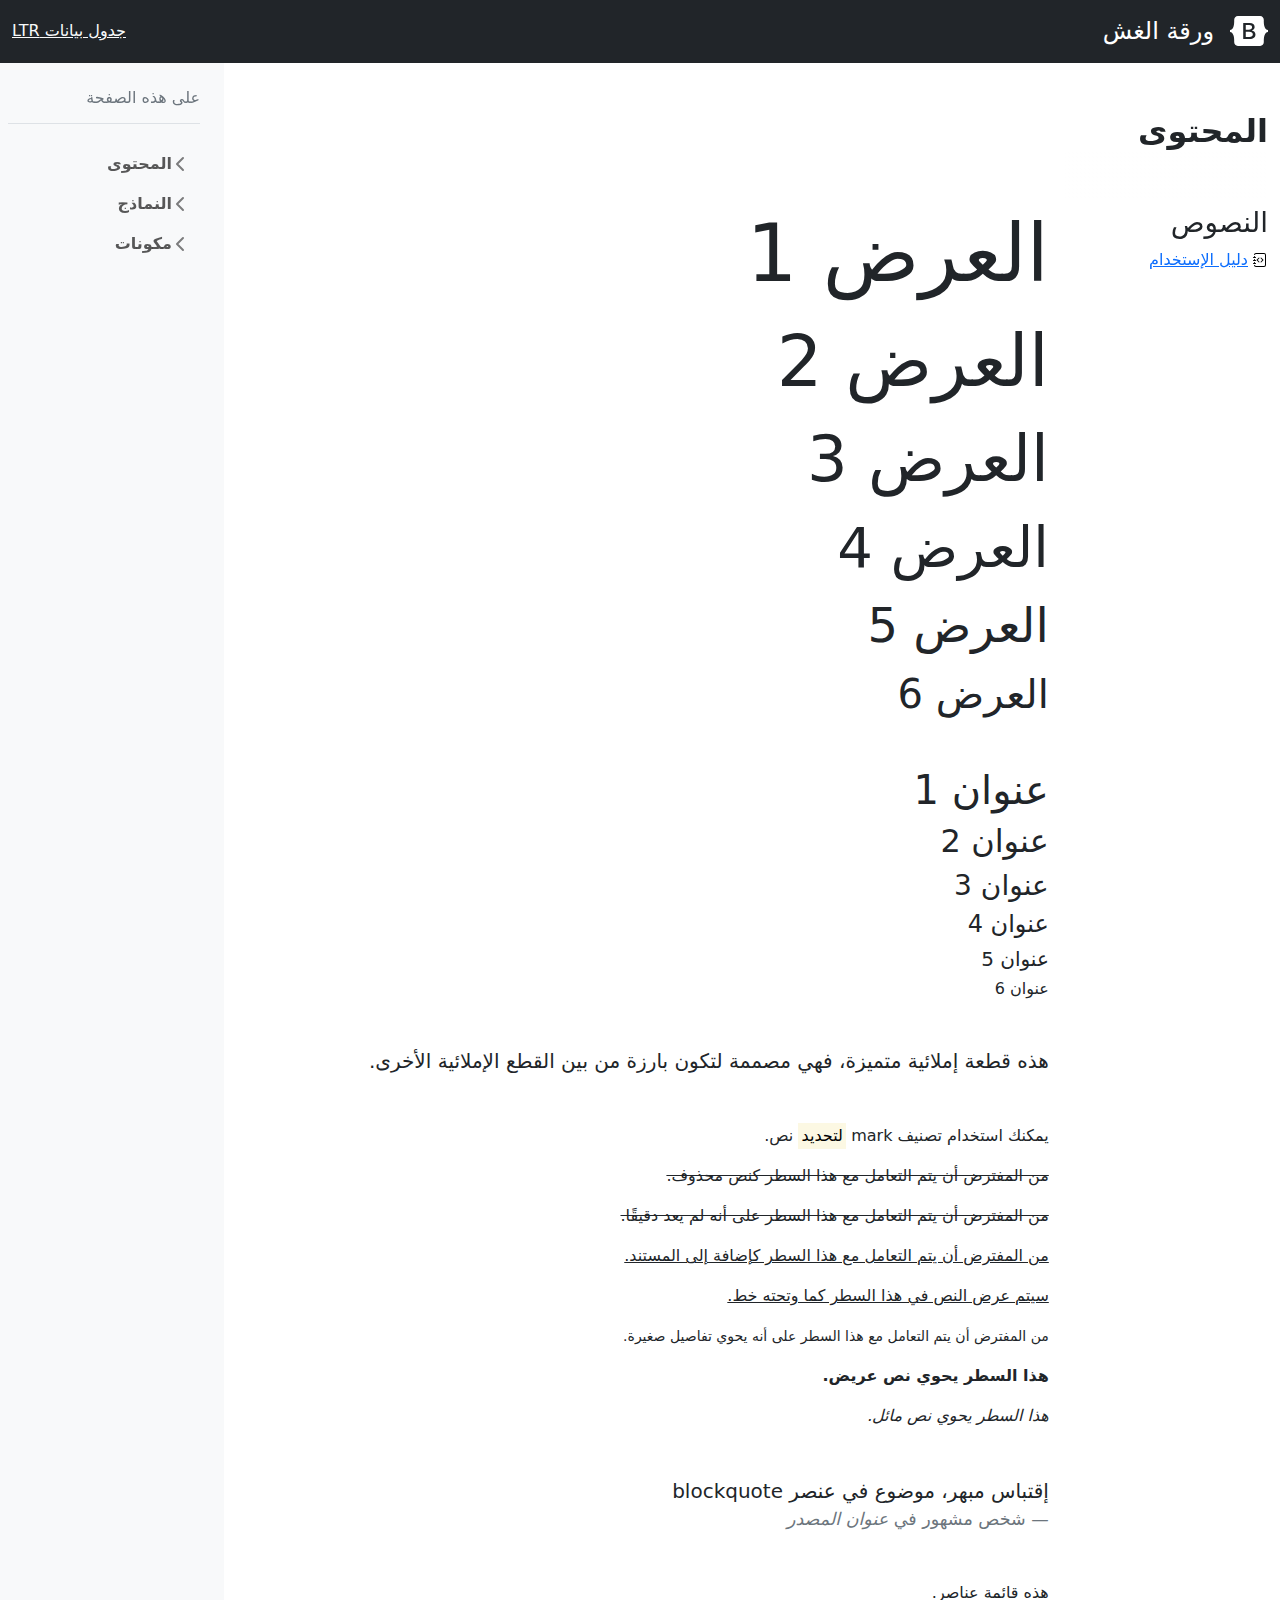
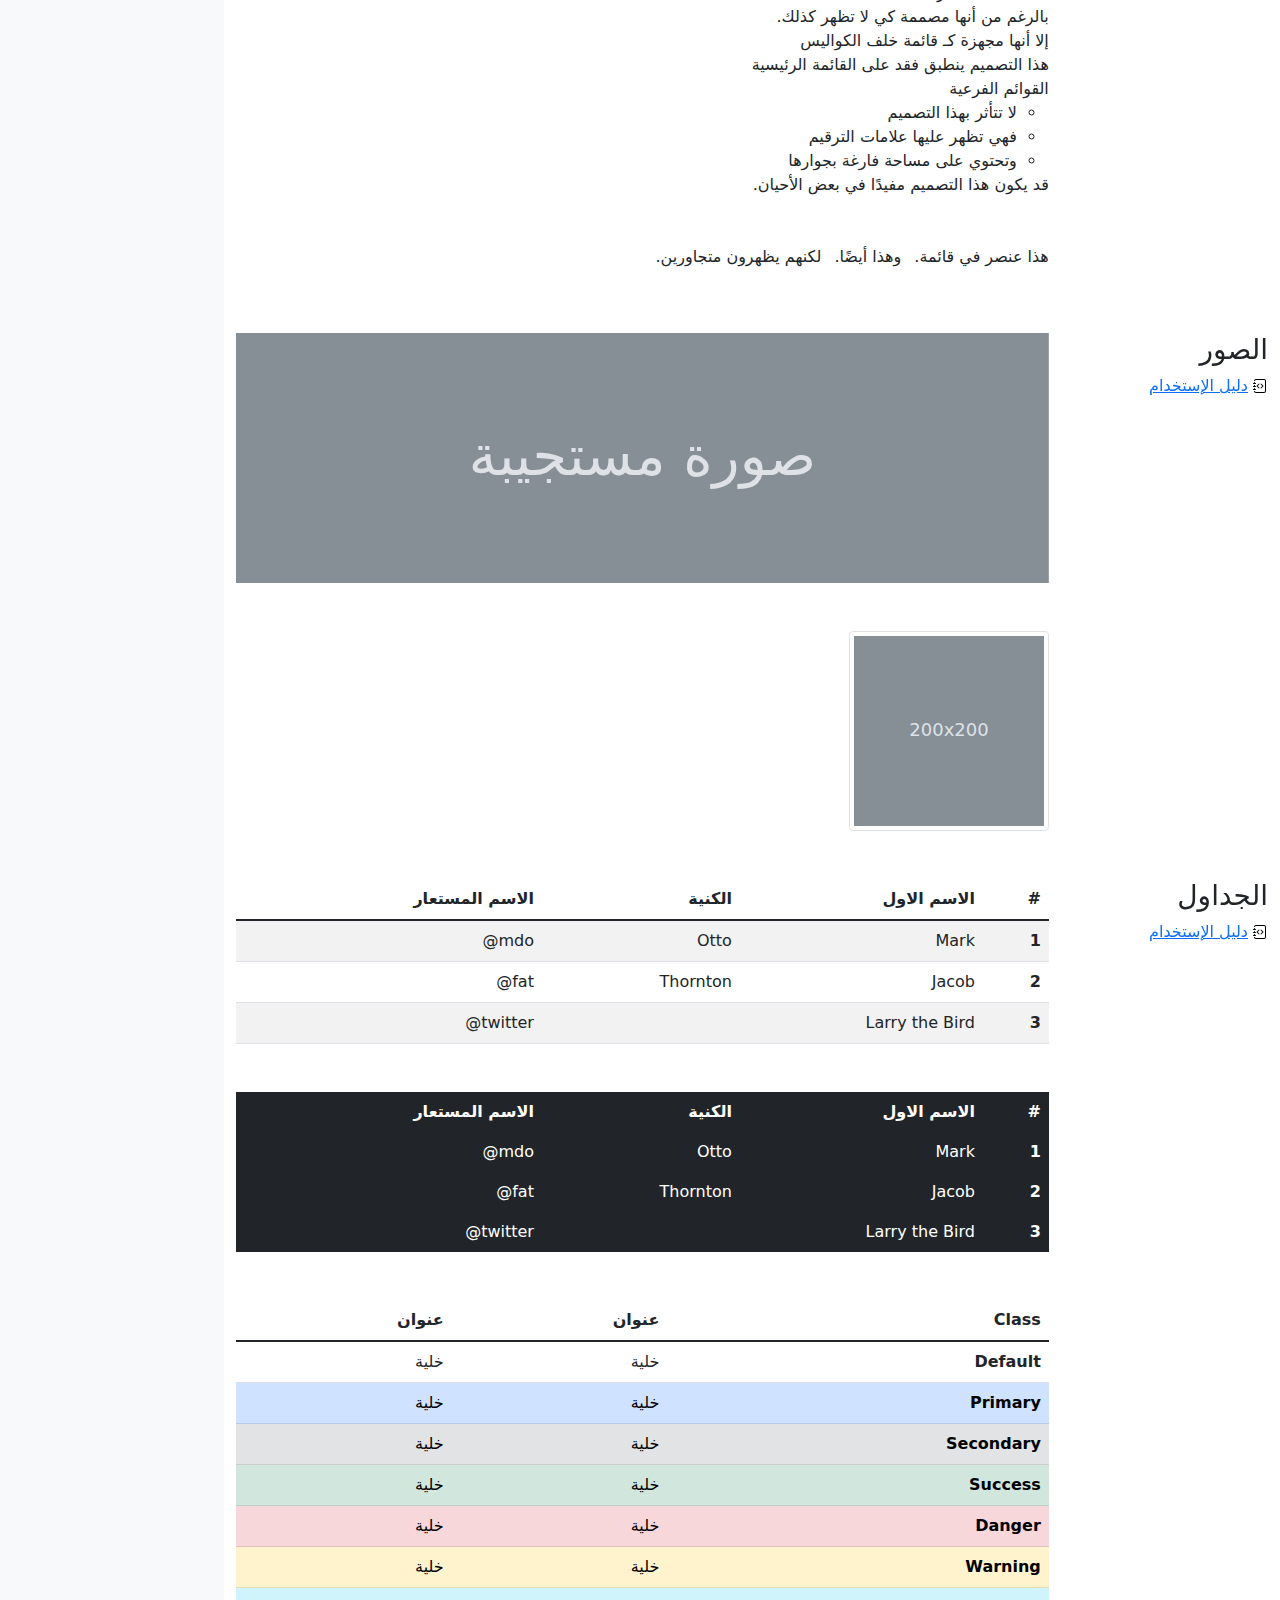
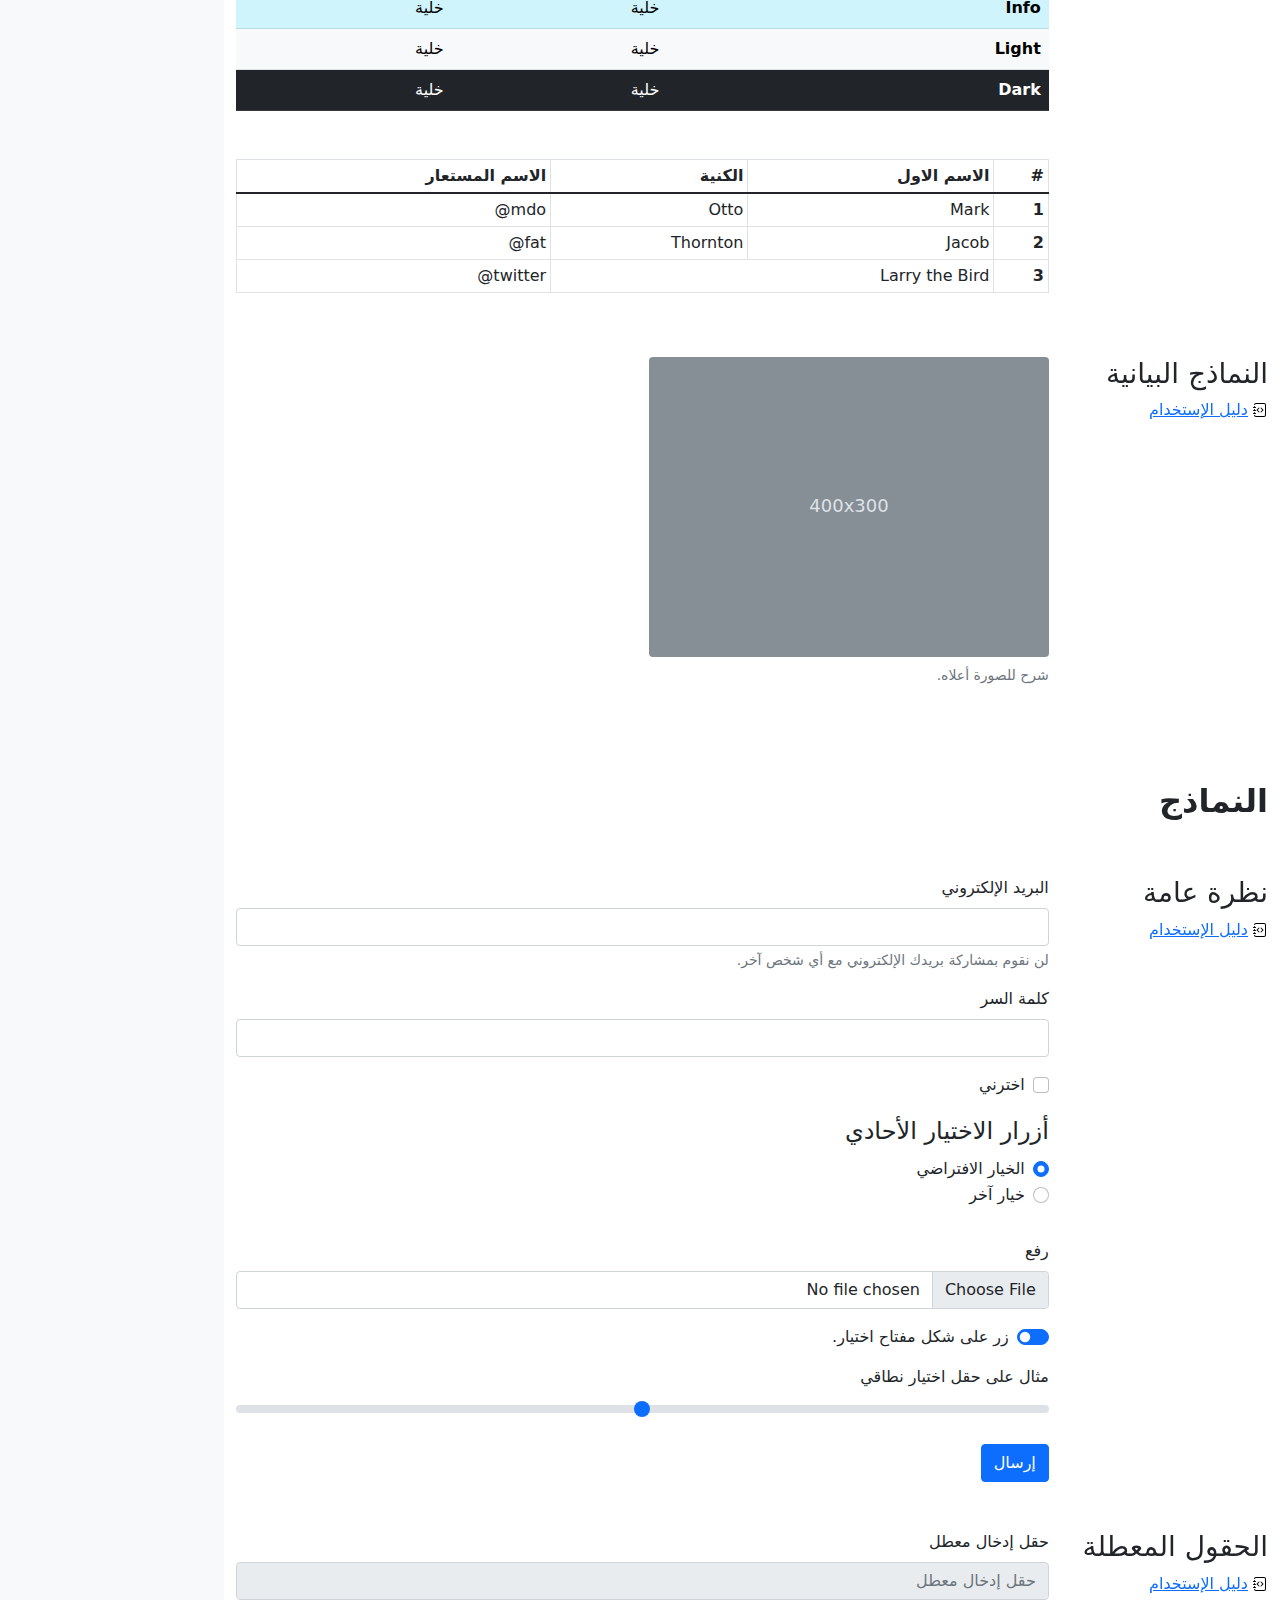
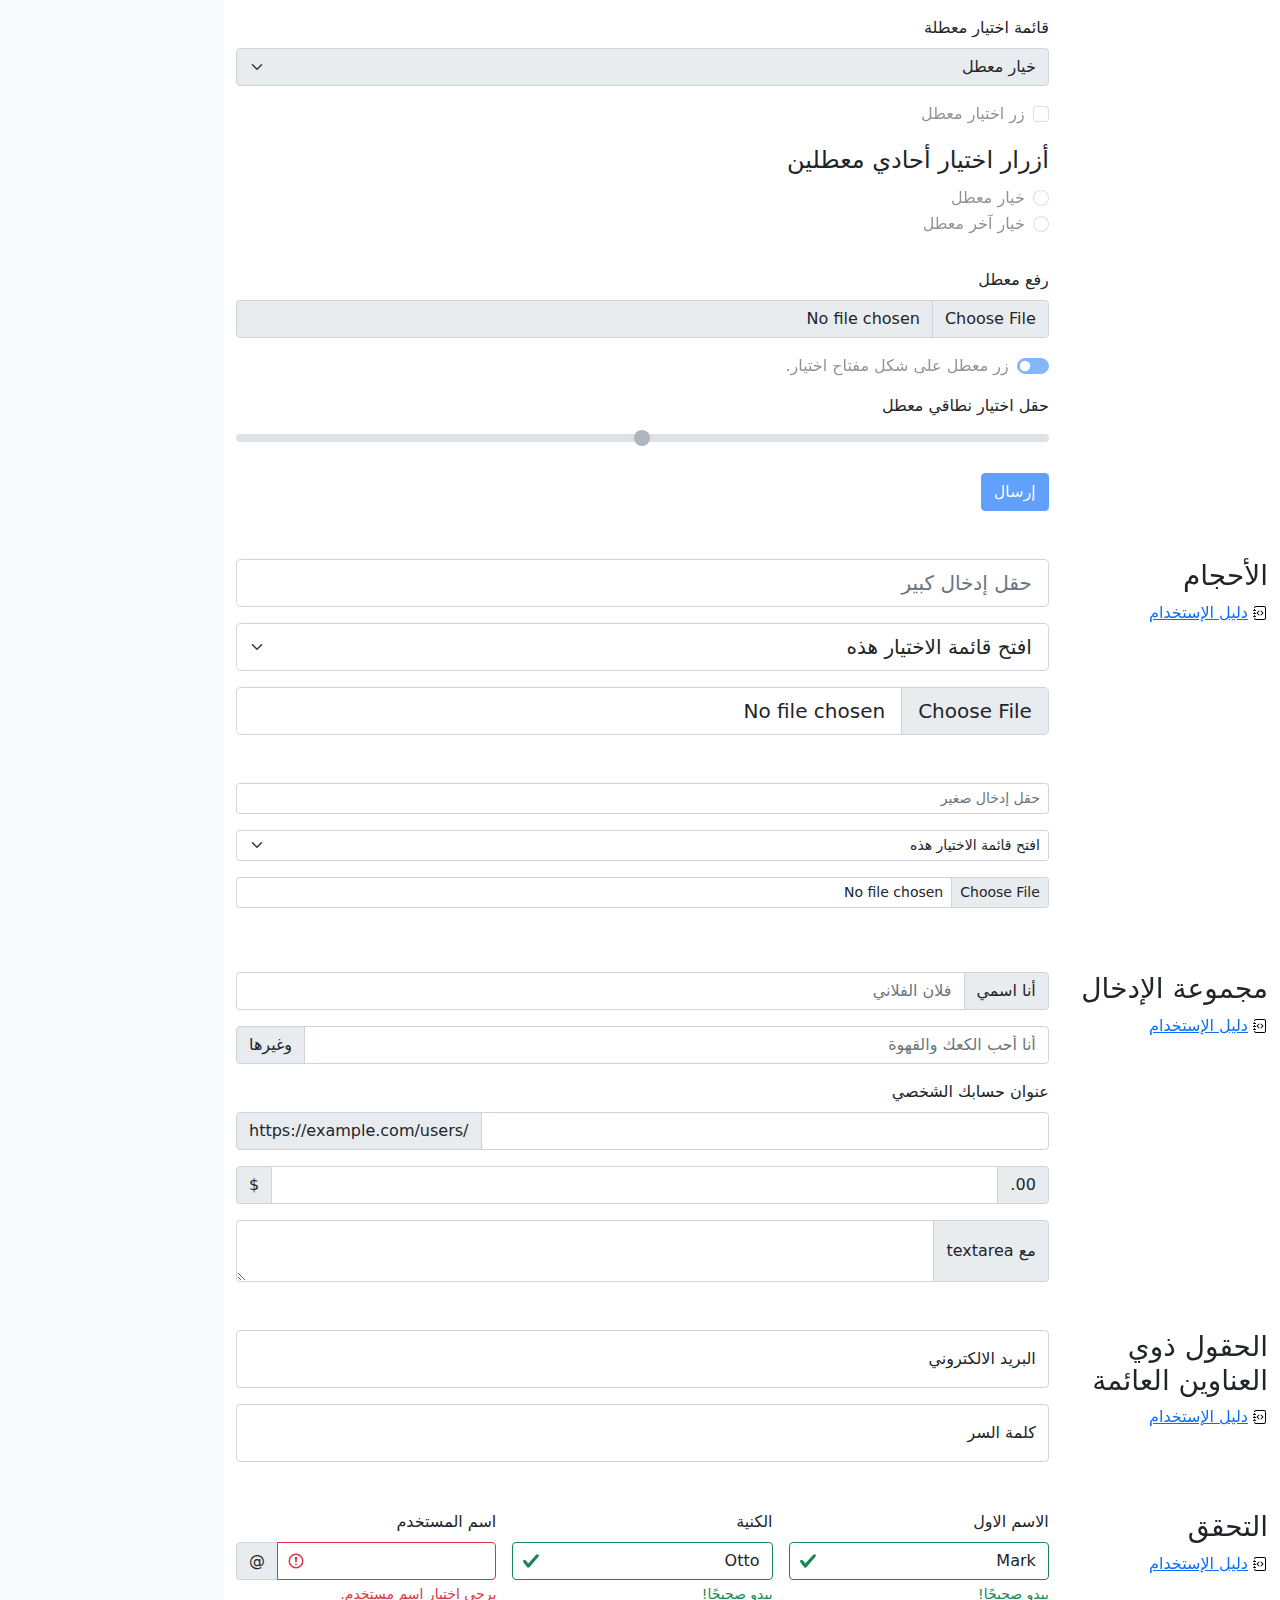
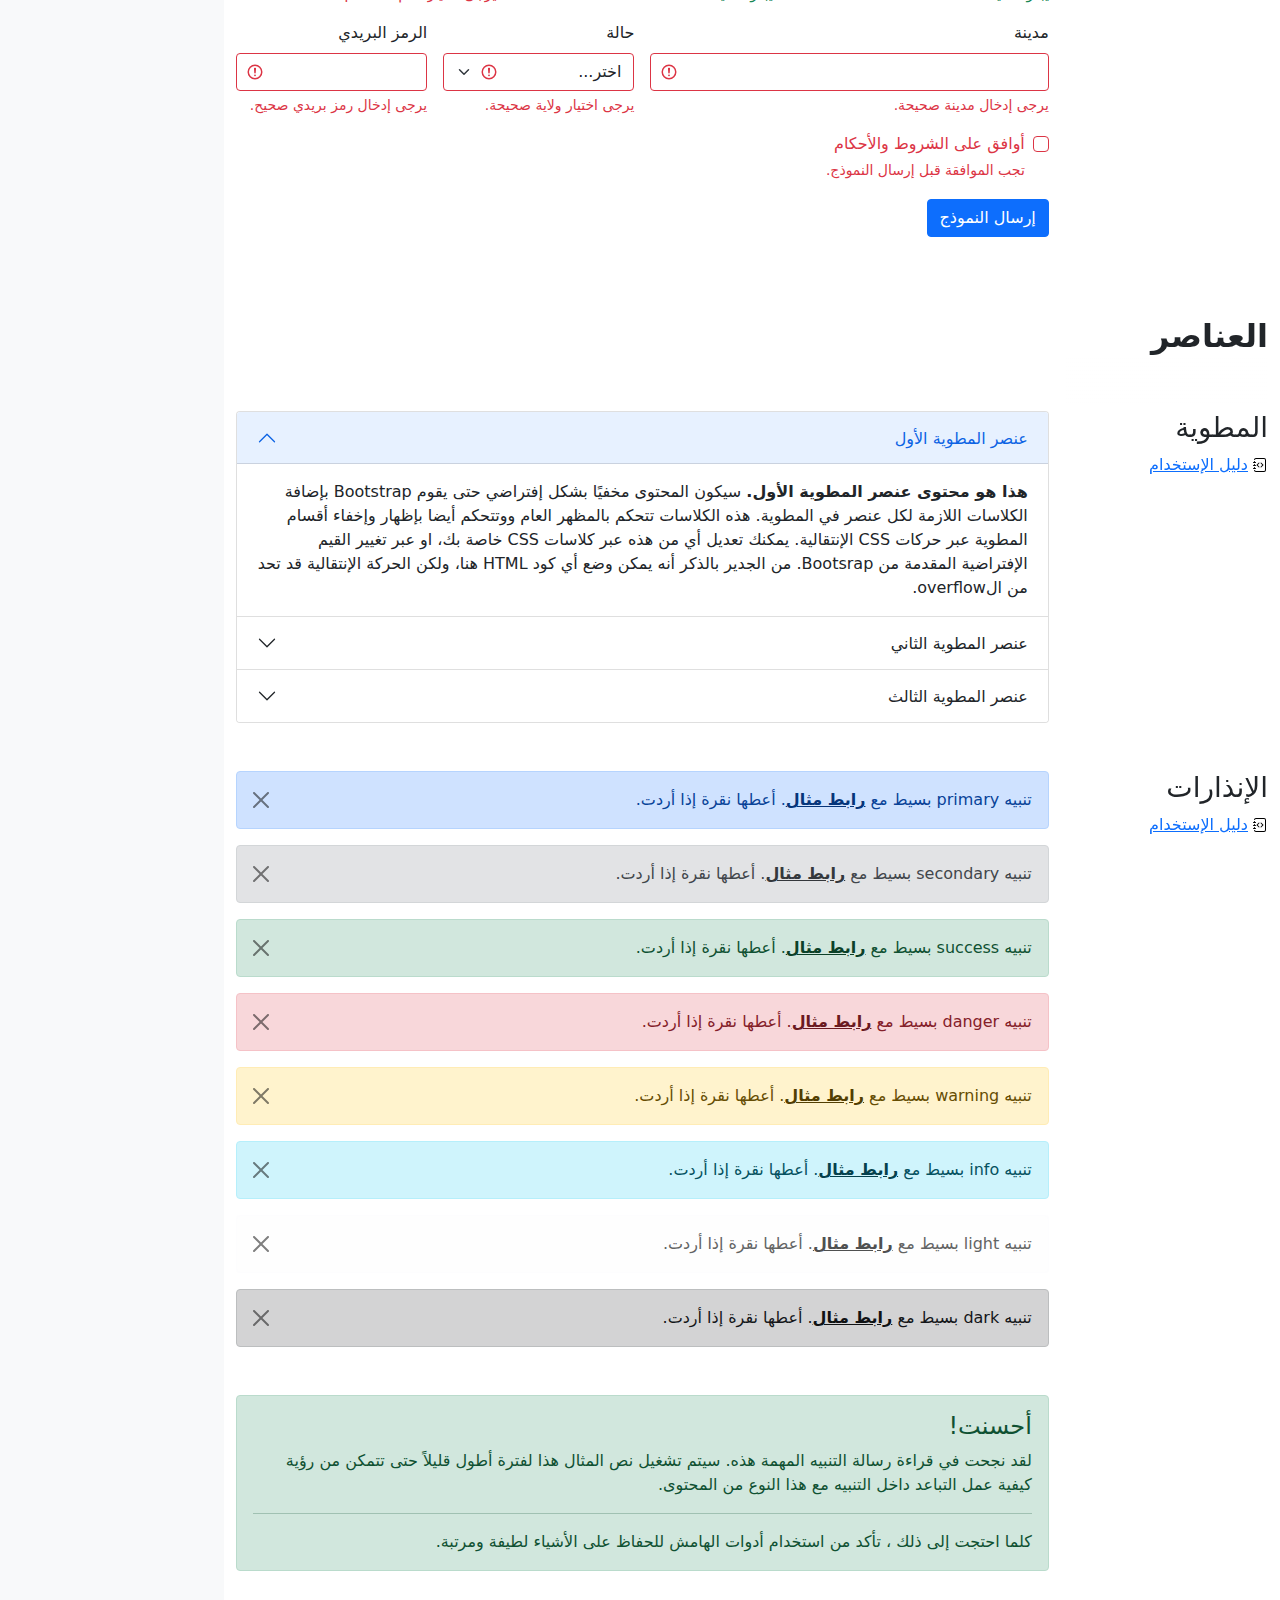
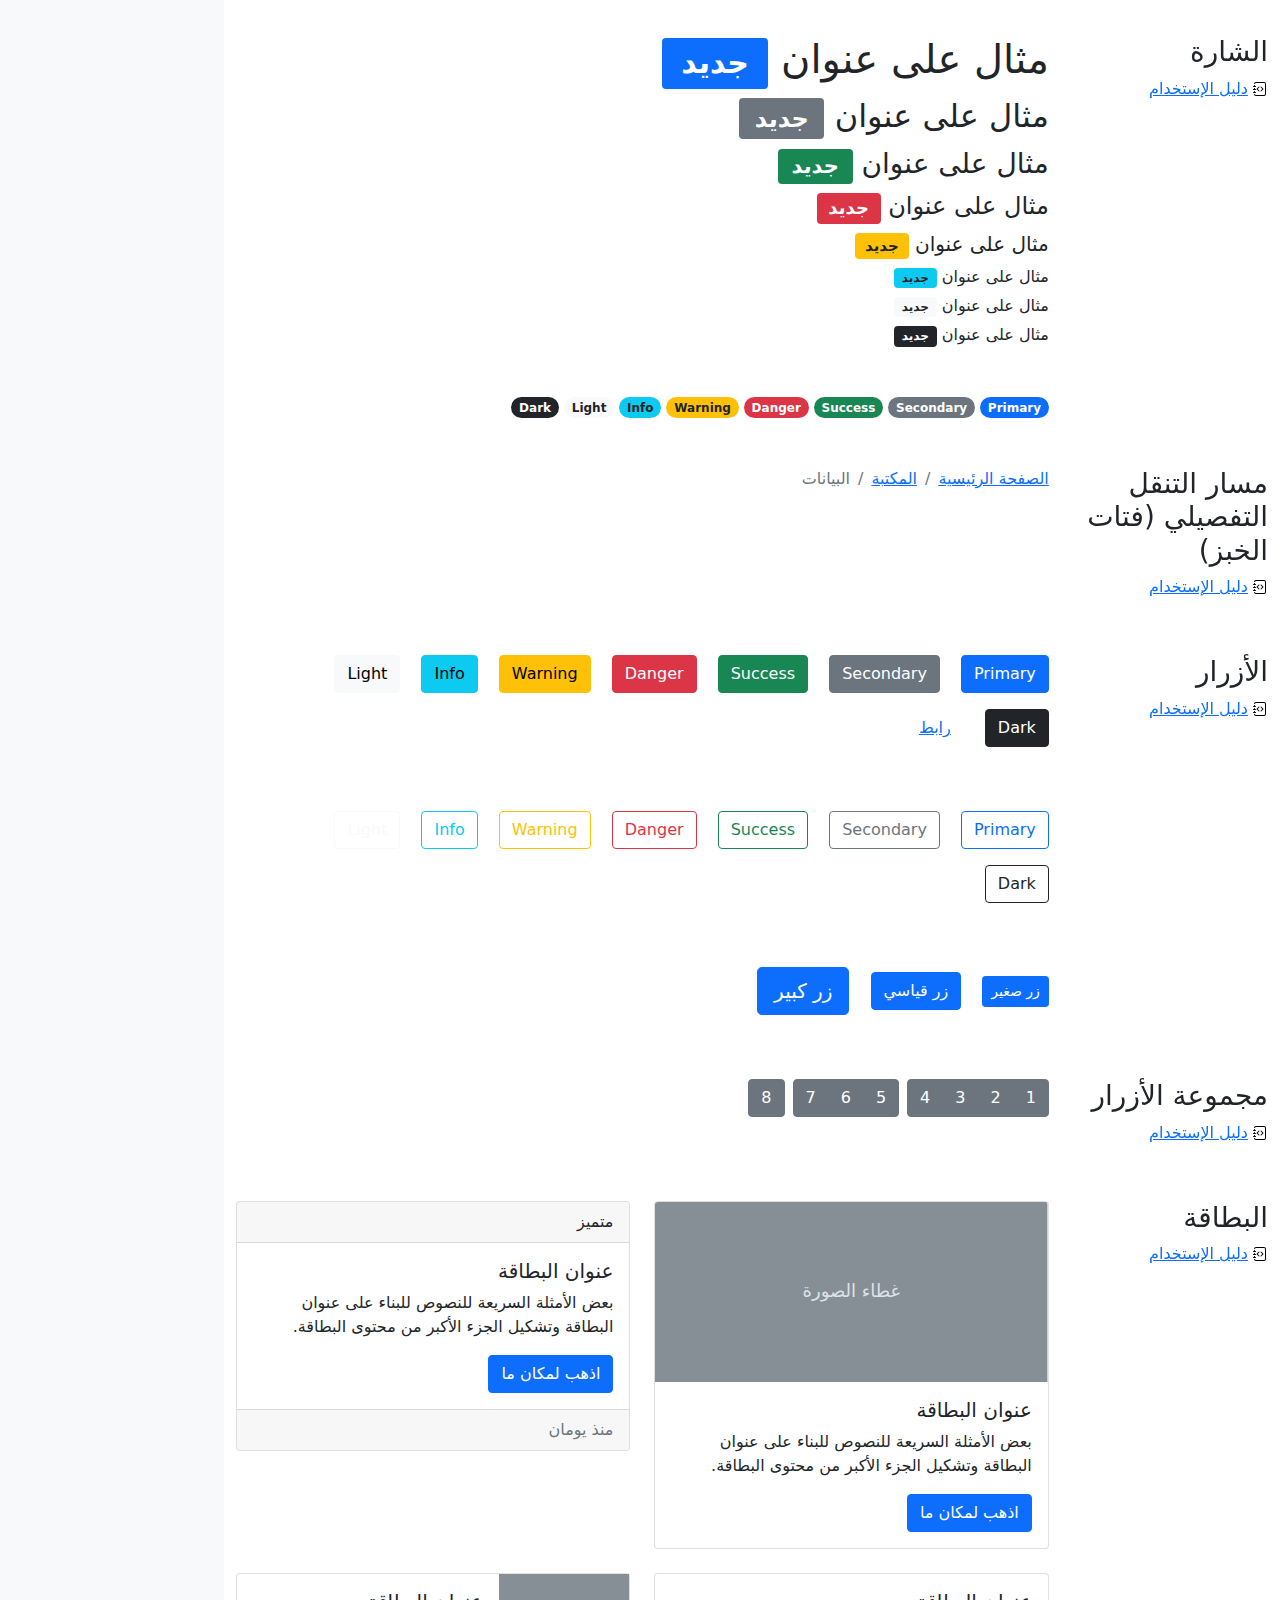
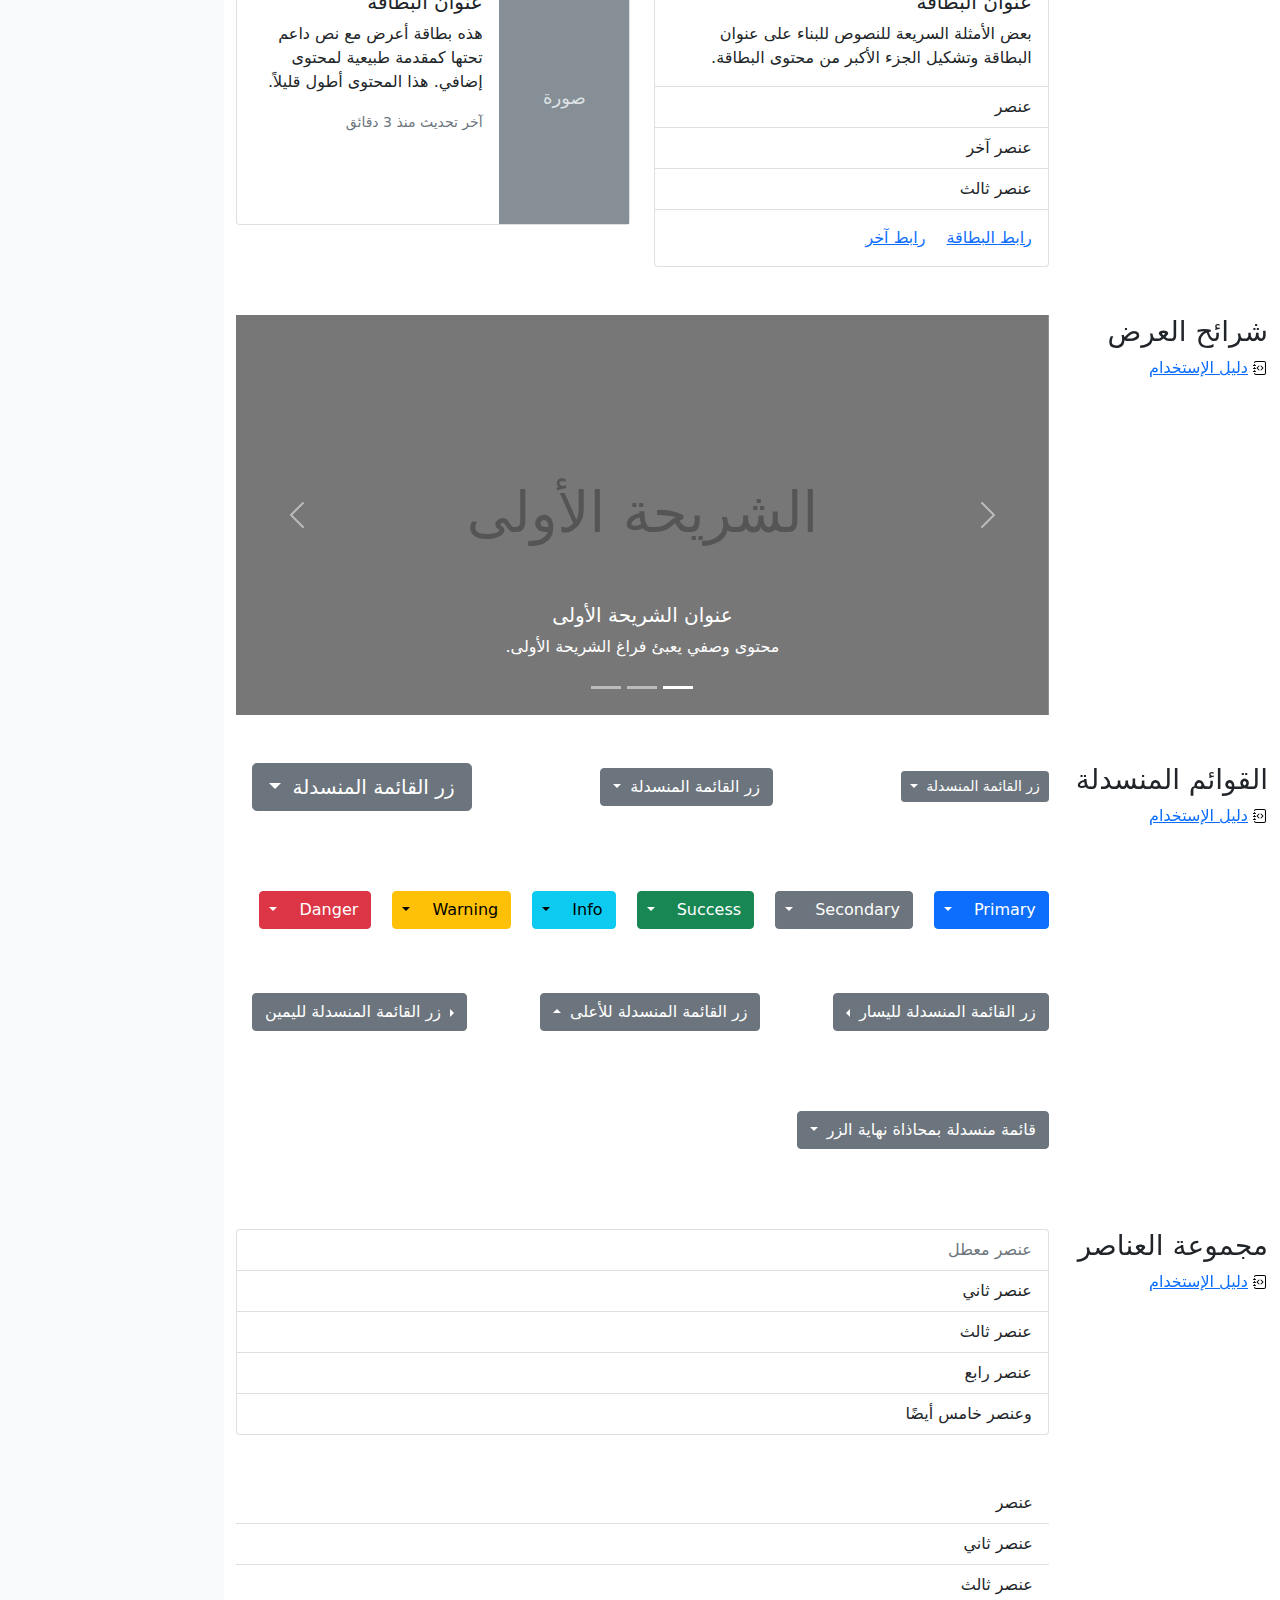
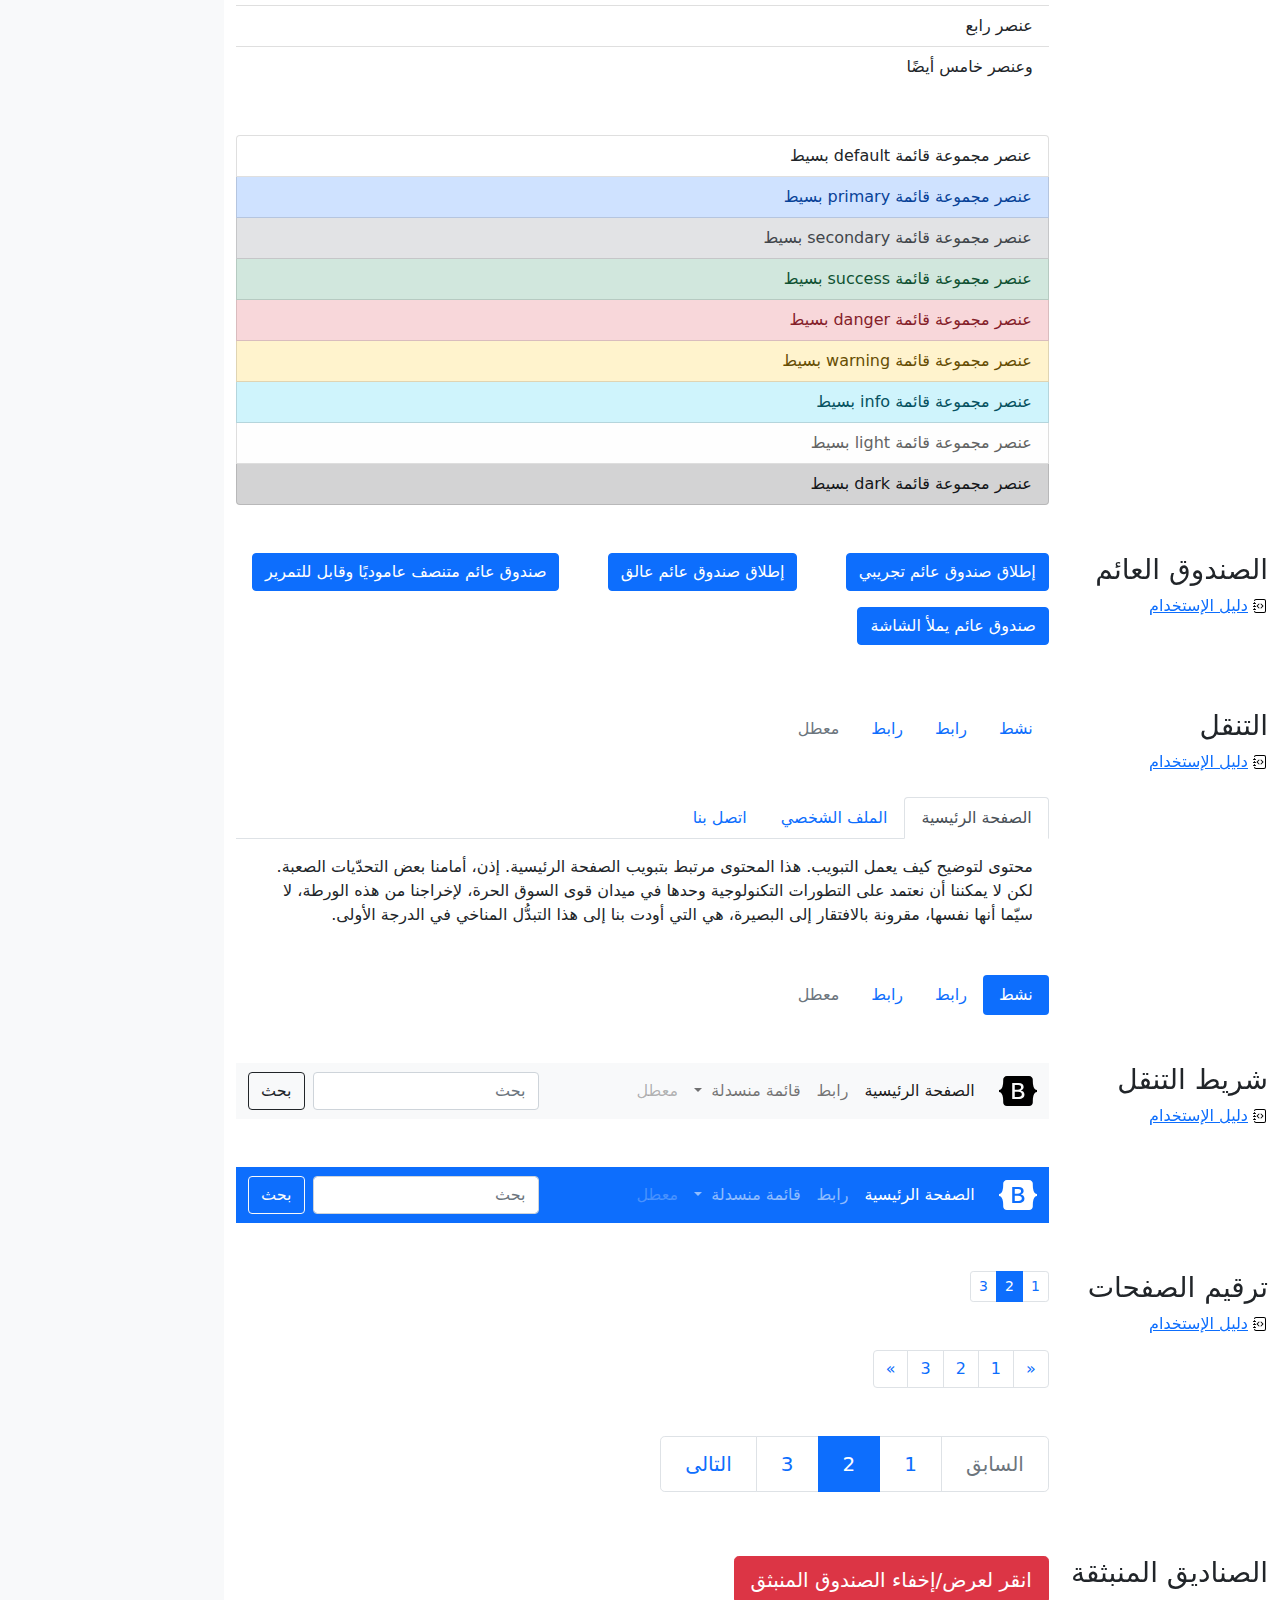
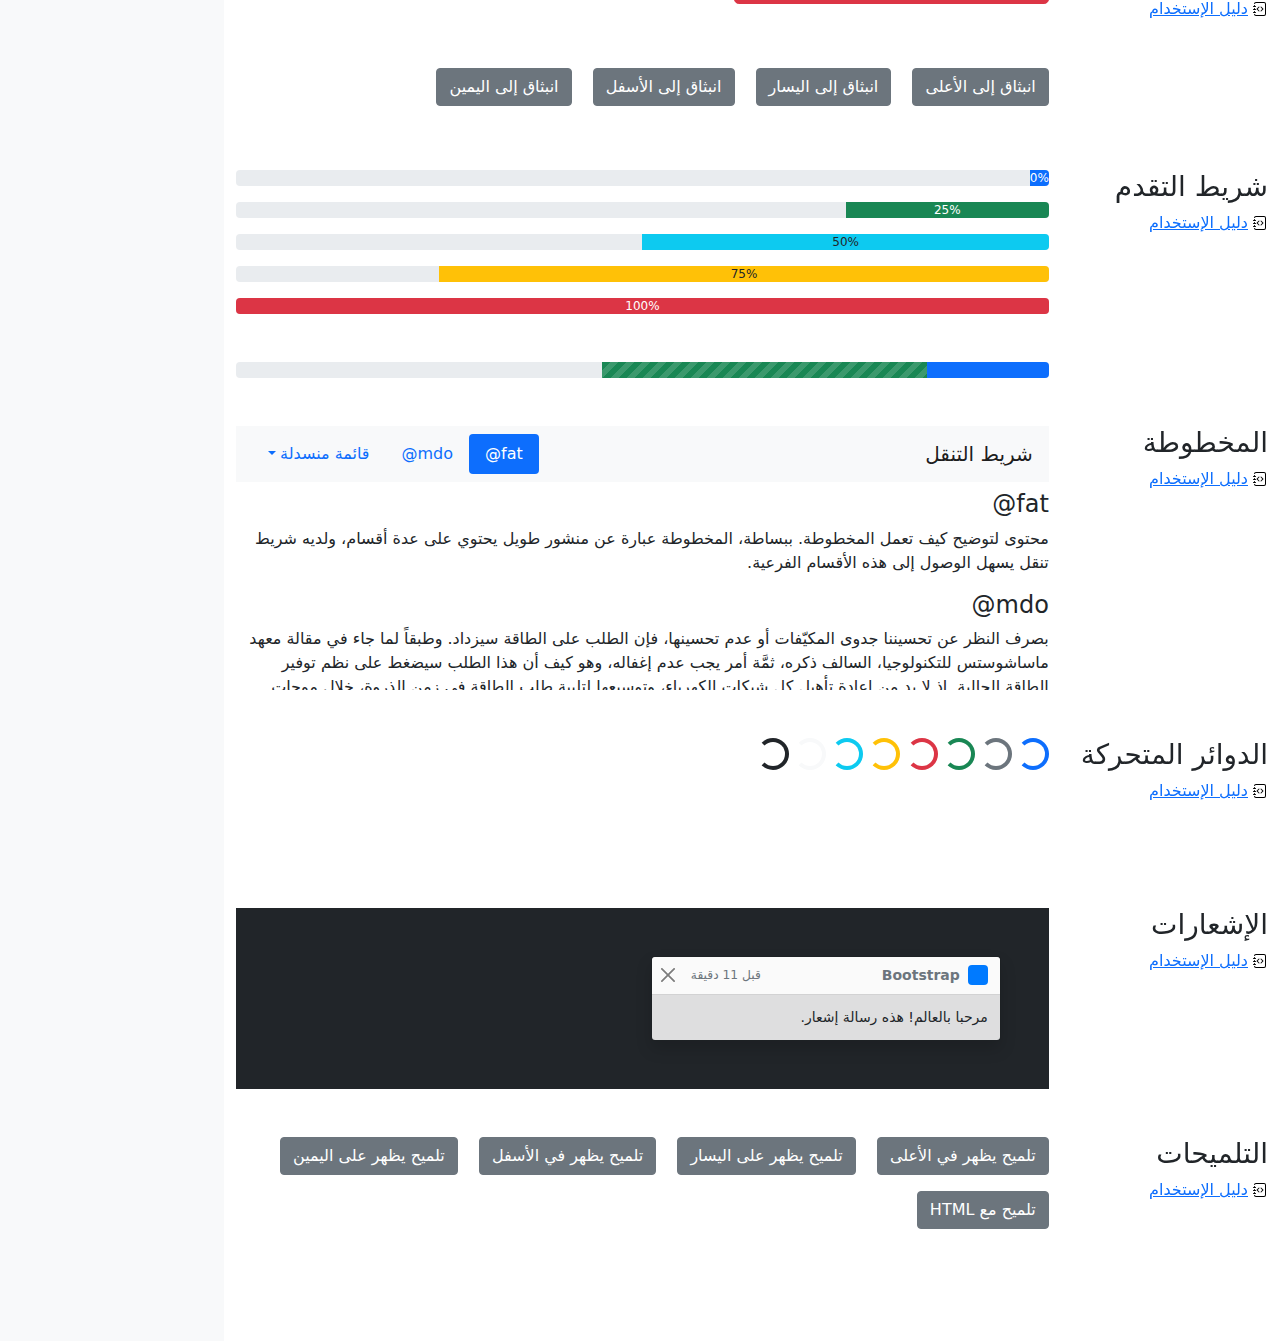
<file: bootstrap-5.1.3-examples/cheatsheet-rtl/index.html>
<!doctype html>
<html lang="ar" dir="rtl">
  <head>
    <meta charset="utf-8">
    <meta name="viewport" content="width=device-width, initial-scale=1">
    <meta name="description" content="">
    <meta name="author" content="Mark Otto, Jacob Thornton, and Bootstrap contributors">
    <meta name="generator" content="Hugo 0.88.1">
    <title>ورقة الغش · Bootstrap v5.1</title>

    <link rel="canonical" href="https://getbootstrap.com/docs/5.1/examples/cheatsheet-rtl/">

    

    <!-- Bootstrap core CSS -->
<link href="../assets/dist/css/bootstrap.rtl.min.css" rel="stylesheet">

    <style>
      .bd-placeholder-img {
        font-size: 1.125rem;
        text-anchor: middle;
        -webkit-user-select: none;
        -moz-user-select: none;
        user-select: none;
      }

      @media (min-width: 768px) {
        .bd-placeholder-img-lg {
          font-size: 3.5rem;
        }
      }
    </style>

    
    <!-- Custom styles for this template -->
    <link href="../cheatsheet/cheatsheet.rtl.css" rel="stylesheet">
  </head>
  <body class="bg-light">
    
<header class="bd-header bg-dark py-3 d-flex align-items-stretch border-bottom border-dark">
  <div class="container-fluid d-flex align-items-center">
    <h1 class="d-flex align-items-center fs-4 text-white mb-0">
      <img src="../assets/brand/bootstrap-logo-white.svg" width="38" height="30" class="me-3" alt="Bootstrap">
      ورقة الغش
    </h1>
    <a href="../examples/cheatsheet/" class="ms-auto link-light" hreflang="en">جدول بيانات LTR</a>
  </div>
</header>
<aside class="bd-aside sticky-xl-top text-muted align-self-start mb-3 mb-xl-5 px-2">
  <h2 class="h6 pt-4 pb-3 mb-4 border-bottom">على هذه الصفحة</h2>
  <nav class="small" id="toc">
    <ul class="list-unstyled">
      <li class="my-2">
        <button class="btn d-inline-flex align-items-center collapsed" data-bs-toggle="collapse" aria-expanded="false" data-bs-target="#contents-collapse" aria-controls="contents-collapse">المحتوى</button>
        <ul class="list-unstyled ps-3 collapse" id="contents-collapse">
          <li><a class="d-inline-flex align-items-center rounded" href="#typography">النصوص</a></li>
          <li><a class="d-inline-flex align-items-center rounded" href="#images">الصور</a></li>
          <li><a class="d-inline-flex align-items-center rounded" href="#tables">الجداول</a></li>
          <li><a class="d-inline-flex align-items-center rounded" href="#figures">النماذج البيانية</a></li>
        </ul>
      </li>
      <li class="my-2">
        <button class="btn d-inline-flex align-items-center collapsed" data-bs-toggle="collapse" aria-expanded="false" data-bs-target="#forms-collapse" aria-controls="forms-collapse">النماذج</button>
        <ul class="list-unstyled ps-3 collapse" id="forms-collapse">
          <li><a class="d-inline-flex align-items-center rounded" href="#overview">نظرة عامة</a></li>
          <li><a class="d-inline-flex align-items-center rounded" href="#disabled-forms">الحقول المعطلة</a></li>
          <li><a class="d-inline-flex align-items-center rounded" href="#sizing">الأحجام</a></li>
          <li><a class="d-inline-flex align-items-center rounded" href="#input-group">مجموعة الإدخال</a></li>
          <li><a class="d-inline-flex align-items-center rounded" href="#floating-labels">الحقول ذوي العناوين العائمة</a></li>
          <li><a class="d-inline-flex align-items-center rounded" href="#validation">التحقق</a></li>
        </ul>
      </li>
      <li class="my-2">
        <button class="btn d-inline-flex align-items-center collapsed" data-bs-toggle="collapse" aria-expanded="false" data-bs-target="#components-collapse" aria-controls="components-collapse">مكونات</button>
        <ul class="list-unstyled ps-3 collapse" id="components-collapse">
          <li><a class="d-inline-flex align-items-center rounded" href="#accordion">المطوية</a></li>
          <li><a class="d-inline-flex align-items-center rounded" href="#alerts">الإنذارات</a></li>
          <li><a class="d-inline-flex align-items-center rounded" href="#badge">الشارة</a></li>
          <li><a class="d-inline-flex align-items-center rounded" href="#breadcrumb">مسار التنقل التفصيلي</a></li>
          <li><a class="d-inline-flex align-items-center rounded" href="#buttons">الأزرار</a></li>
          <li><a class="d-inline-flex align-items-center rounded" href="#button-group">مجموعة الأزرار</a></li>
          <li><a class="d-inline-flex align-items-center rounded" href="#card">البطاقة</a></li>
          <li><a class="d-inline-flex align-items-center rounded" href="#carousel">شرائح العرض</a></li>
          <li><a class="d-inline-flex align-items-center rounded" href="#dropdowns">القوائم المنسدلة</a></li>
          <li><a class="d-inline-flex align-items-center rounded" href="#list-group">مجموعة العناصر</a></li>
          <li><a class="d-inline-flex align-items-center rounded" href="#modal">الصندوق العائم</a></li>
          <li><a class="d-inline-flex align-items-center rounded" href="#navs">التنقل</a></li>
          <li><a class="d-inline-flex align-items-center rounded" href="#navbar">شريط التنقل</a></li>
          <li><a class="d-inline-flex align-items-center rounded" href="#pagination">ترقيم الصفحات</a></li>
          <li><a class="d-inline-flex align-items-center rounded" href="#popovers">الصناديق المنبثقة</a></li>
          <li><a class="d-inline-flex align-items-center rounded" href="#progress">شريط التقدم</a></li>
          <li><a class="d-inline-flex align-items-center rounded" href="#scrollspy">المخطوطة</a></li>
          <li><a class="d-inline-flex align-items-center rounded" href="#spinners">الدوائر المتحركة</a></li>
          <li><a class="d-inline-flex align-items-center rounded" href="#toasts">الإشعارات</a></li>
          <li><a class="d-inline-flex align-items-center rounded" href="#tooltips">التلميحات</a></li>
        </ul>
      </li>
    </ul>
  </nav>
</aside>
<div class="bd-cheatsheet container-fluid bg-body">
  <section id="content">
    <h2 class="sticky-xl-top fw-bold pt-3 pt-xl-5 pb-2 pb-xl-3">المحتوى</h2>

    <article class="my-3" id="typography">
      <div class="bd-heading sticky-xl-top align-self-start mt-5 mb-3 mt-xl-0 mb-xl-2">
        <h3>النصوص</h3>
        <a class="d-flex align-items-center" hreflang="en" href="../content/typography/">دليل الإستخدام</a>
      </div>

      <div>
        <div class="bd-example">
        <p class="display-1">العرض 1</p>
        <p class="display-2">العرض 2</p>
        <p class="display-3">العرض 3</p>
        <p class="display-4">العرض 4</p>
        <p class="display-5">العرض 5</p>
        <p class="display-6">العرض 6</p>
        </div>

        <div class="bd-example">
        <p class="h1">عنوان 1</p>
        <p class="h2">عنوان 2</p>
        <p class="h3">عنوان 3</p>
        <p class="h4">عنوان 4</p>
        <p class="h5">عنوان 5</p>
        <p class="h6">عنوان 6</p>
        </div>

        <div class="bd-example">
        <p class="lead">
          هذه قطعة إملائية متميزة، فهي مصممة لتكون بارزة من بين القطع الإملائية الأخرى.
        </p>
        </div>

        <div class="bd-example">
        <p>يمكنك استخدام تصنيف mark <mark>لتحديد</mark> نص.</p>
        <p><del>من المفترض أن يتم التعامل مع هذا السطر كنص محذوف.</del></p>
        <p><s>من المفترض أن يتم التعامل مع هذا السطر على أنه لم يعد دقيقًا.</s></p>
        <p><ins>من المفترض أن يتم التعامل مع هذا السطر كإضافة إلى المستند.</ins></p>
        <p><u>سيتم عرض النص في هذا السطر كما وتحته خط.</u></p>
        <p><small>من المفترض أن يتم التعامل مع هذا السطر على أنه يحوي تفاصيل صغيرة.</small></p>
        <p><strong>هذا السطر يحوي نص عريض.</strong></p>
        <p><em>هذا السطر يحوي نص مائل.</em></p>
        </div>

        <div class="bd-example">
        <blockquote class="blockquote">
          <p>إقتباس مبهر، موضوع في عنصر blockquote</p>
          <footer class="blockquote-footer">شخص مشهور في <cite title= "عنوان المصدر"> عنوان المصدر </cite></footer>
        </blockquote>
        </div>

        <div class="bd-example">
        <ul class="list-unstyled">
          <li>هذه قائمة عناصر.</li>
          <li>بالرغم من أنها مصممة كي لا تظهر كذلك.</li>
          <li>إلا أنها مجهزة كـ قائمة خلف الكواليس</li>
          <li>هذا التصميم ينطبق فقد على القائمة الرئيسية</li>
          <li>القوائم الفرعية
            <ul>
              <li>لا تتأثر بهذا التصميم</li>
              <li>فهي تظهر عليها علامات الترقيم</li>
              <li>وتحتوي على مساحة فارغة بجوارها</li>
            </ul>
          </li>
          <li>قد يكون هذا التصميم مفيدًا في بعض الأحيان.</li>
        </ul>
        </div>

        <div class="bd-example">
        <ul class="list-inline">
          <li class="list-inline-item">هذا عنصر في قائمة.</li>
          <li class="list-inline-item">وهذا أيضًا.</li>
          <li class="list-inline-item">لكنهم يظهرون متجاورين.</li>
        </ul>
        </div>
      </div>
    </article>
    <article class="my-3" id="images">
      <div class="bd-heading sticky-xl-top align-self-start mt-5 mb-3 mt-xl-0 mb-xl-2">
        <h3>الصور</h3>
        <a class="d-flex align-items-center" hreflang="en" href="../content/images/">دليل الإستخدام</a>
      </div>

      <div>
        <div class="bd-example">
        <svg class="bd-placeholder-img bd-placeholder-img-lg img-fluid" width="100%" height="250" xmlns="http://www.w3.org/2000/svg" role="img" aria-label="Placeholder: صورة مستجيبة" preserveAspectRatio="xMidYMid slice" focusable="false"><title>Placeholder</title><rect width="100%" height="100%" fill="#868e96"/><text x="50%" y="50%" fill="#dee2e6" dy=".3em">صورة مستجيبة</text></svg>

        </div>

        <div class="bd-example">
        <svg class="bd-placeholder-img img-thumbnail" width="200" height="200" xmlns="http://www.w3.org/2000/svg" role="img" aria-label="صورة عنصر نائب مربع عام مع حدود بيضاء حولها ، مما يجعلها تشبه صورة تم التقاطها بكاميرا فورية قديمة: 200x200" preserveAspectRatio="xMidYMid slice" focusable="false"><title>صورة عنصر نائب مربع عام مع حدود بيضاء حولها ، مما يجعلها تشبه صورة تم التقاطها بكاميرا فورية قديمة</title><rect width="100%" height="100%" fill="#868e96"/><text x="50%" y="50%" fill="#dee2e6" dy=".3em">200x200</text></svg>

        </div>
      </div>
    </article>
    <article class="my-3" id="tables">
      <div class="bd-heading sticky-xl-top align-self-start mt-5 mb-3 mt-xl-0 mb-xl-2">
        <h3>الجداول</h3>
        <a class="d-flex align-items-center" hreflang="en" href="../content/tables/">دليل الإستخدام</a>
      </div>

      <div>
        <div class="bd-example">
        <table class="table table-striped">
          <thead>
          <tr>
            <th scope="col">#</th>
            <th scope="col">الاسم الاول</th>
            <th scope="col">الكنية</th>
            <th scope="col">الاسم المستعار</th>
          </tr>
          </thead>
          <tbody>
          <tr>
            <th scope="row">1</th>
            <td>Mark</td>
            <td>Otto</td>
            <td><bdo lang="en" dir="ltr">@mdo</bdo></td>
          </tr>
          <tr>
            <th scope="row">2</th>
            <td>Jacob</td>
            <td>Thornton</td>
            <td><bdo lang="en" dir="ltr">@fat</bdo></td>
          </tr>
          <tr>
            <th scope="row">3</th>
            <td colspan="2">Larry the Bird</td>
            <td><bdo lang="en" dir="ltr">@twitter</bdo></td>
          </tr>
          </tbody>
        </table>
        </div>

        <div class="bd-example">
        <table class="table table-dark table-borderless">
          <thead>
          <tr>
            <th scope="col">#</th>
            <th scope="col">الاسم الاول</th>
            <th scope="col">الكنية</th>
            <th scope="col">الاسم المستعار</th>
          </tr>
          </thead>
          <tbody>
          <tr>
            <th scope="row">1</th>
            <td>Mark</td>
            <td>Otto</td>
            <td><bdo lang="en" dir="ltr">@mdo</bdo></td>
          </tr>
          <tr>
            <th scope="row">2</th>
            <td>Jacob</td>
            <td>Thornton</td>
            <td><bdo lang="en" dir="ltr">@fat</bdo></td>
          </tr>
          <tr>
            <th scope="row">3</th>
            <td colspan="2">Larry the Bird</td>
            <td><bdo lang="en" dir="ltr">@twitter</bdo></td>
          </tr>
          </tbody>
        </table>
        </div>

        <div class="bd-example">
        <table class="table table-hover">
          <thead>
          <tr>
            <th scope="col">Class</th>
            <th scope="col">عنوان</th>
            <th scope="col">عنوان</th>
          </tr>
          </thead>
          <tbody>
          <tr>
            <th scope="row">Default</th>
            <td>خلية</td>
            <td>خلية</td>
          </tr>
          
          <tr class="table-primary">
            <th scope="row">Primary</th>
            <td>خلية</td>
            <td>خلية</td>
          </tr>
          <tr class="table-secondary">
            <th scope="row">Secondary</th>
            <td>خلية</td>
            <td>خلية</td>
          </tr>
          <tr class="table-success">
            <th scope="row">Success</th>
            <td>خلية</td>
            <td>خلية</td>
          </tr>
          <tr class="table-danger">
            <th scope="row">Danger</th>
            <td>خلية</td>
            <td>خلية</td>
          </tr>
          <tr class="table-warning">
            <th scope="row">Warning</th>
            <td>خلية</td>
            <td>خلية</td>
          </tr>
          <tr class="table-info">
            <th scope="row">Info</th>
            <td>خلية</td>
            <td>خلية</td>
          </tr>
          <tr class="table-light">
            <th scope="row">Light</th>
            <td>خلية</td>
            <td>خلية</td>
          </tr>
          <tr class="table-dark">
            <th scope="row">Dark</th>
            <td>خلية</td>
            <td>خلية</td>
          </tr>
          </tbody>
        </table>
        </div>

        <div class="bd-example">
        <table class="table table-sm table-bordered">
          <thead>
          <tr>
            <th scope="col">#</th>
            <th scope="col">الاسم الاول</th>
            <th scope="col">الكنية</th>
            <th scope="col">الاسم المستعار</th>
          </tr>
          </thead>
          <tbody>
          <tr>
            <th scope="row">1</th>
            <td>Mark</td>
            <td>Otto</td>
            <td><bdo lang="en" dir="ltr">@mdo</bdo></td>
          </tr>
          <tr>
            <th scope="row">2</th>
            <td>Jacob</td>
            <td>Thornton</td>
            <td><bdo lang="en" dir="ltr">@fat</bdo></td>
          </tr>
          <tr>
            <th scope="row">3</th>
            <td colspan="2">Larry the Bird</td>
            <td><bdo lang="en" dir="ltr">@twitter</bdo></td>
          </tr>
          </tbody>
        </table>
        </div>
      </div>
    </article>
    <article class="my-3" id="figures">
      <div class="bd-heading sticky-xl-top align-self-start mt-5 mb-3 mt-xl-0 mb-xl-2">
        <h3>النماذج البيانية</h3>
        <a class="d-flex align-items-center" hreflang="en" href="../content/figures/">دليل الإستخدام</a>
      </div>

      <div>
        <div class="bd-example">
        <figure class="figure">
          <svg class="bd-placeholder-img figure-img img-fluid rounded" width="400" height="300" xmlns="http://www.w3.org/2000/svg" role="img" aria-label="Placeholder: 400x300" preserveAspectRatio="xMidYMid slice" focusable="false"><title>Placeholder</title><rect width="100%" height="100%" fill="#868e96"/><text x="50%" y="50%" fill="#dee2e6" dy=".3em">400x300</text></svg>

          <figcaption class="figure-caption">شرح للصورة أعلاه.</figcaption>
        </figure>
        </div>
      </div>
    </article>
  </section>

  <section id="forms">
    <h2 class="sticky-xl-top fw-bold pt-3 pt-xl-5 pb-2 pb-xl-3">النماذج</h2>

    <article class="my-3" id="overview">
      <div class="bd-heading sticky-xl-top align-self-start mt-5 mb-3 mt-xl-0 mb-xl-2">
        <h3>نظرة عامة</h3>
        <a class="d-flex align-items-center" hreflang="en" href="../forms/overview/">دليل الإستخدام</a>
      </div>

      <div>
        <div class="bd-example">
        <form>
          <div class="mb-3">
            <label for="exampleInputEmail1" class="form-label">البريد الإلكتروني</label>
            <input type="email" class="form-control" id="exampleInputEmail1" aria-describedby="emailHelp">
            <div id="emailHelp" class="form-text">لن نقوم بمشاركة بريدك الإلكتروني مع أي شخص آخر.</div>
          </div>
          <div class="mb-3">
            <label for="exampleInputPassword1" class="form-label">كلمة السر</label>
            <input type="password" class="form-control" id="exampleInputPassword1">
          </div>
          <div class="mb-3 form-check">
            <input type="checkbox" class="form-check-input" id="exampleCheck1">
            <label class="form-check-label" for="exampleCheck1">اخترني</label>
          </div>
          <fieldset class="mb-3">
            <legend>أزرار الاختيار الأحادي</legend>
            <div class="form-check">
              <input type="radio" name="radios" class="form-check-input" id="exampleRadio1" checked>
              <label class="form-check-label" for="exampleRadio1">الخيار الافتراضي</label>
            </div>
            <div class="mb-3 form-check">
              <input type="radio" name="radios" class="form-check-input" id="exampleRadio2">
              <label class="form-check-label" for="exampleRadio2">خيار آخر</label>
            </div>
          </fieldset>
          <div class="mb-3">
            <label class="form-label" for="customFile">رفع</label>
            <input type="file" class="form-control" id="customFile">
          </div>
          <div class="mb-3 form-check form-switch">
            <input class="form-check-input" type="checkbox" role="switch" id="flexSwitchCheckChecked" checked>
            <label class="form-check-label" for="flexSwitchCheckChecked">زر على شكل مفتاح اختيار.</label>
          </div>
          <div class="mb-3">
            <label for="customRange3" class="form-label">مثال على حقل اختيار نطاقي</label>
            <input type="range" class="form-range" min="0" max="5" step="0.5" id="customRange3">
          </div>
          <button type="submit" class="btn btn-primary">إرسال</button>
        </form>
        </div>
      </div>
    </article>
    <article class="my-3" id="disabled-forms">
      <div class="bd-heading sticky-xl-top align-self-start mt-5 mb-3 mt-xl-0 mb-xl-2">
        <h3>الحقول المعطلة</h3>
        <a class="d-flex align-items-center" hreflang="en" href="../forms/overview/#disabled-forms">دليل الإستخدام</a>
      </div>

      <div>
        <div class="bd-example">
        <form>
          <fieldset disabled aria-label="مثال على مجموعة الحقول المعطلة">
            <div class="mb-3">
              <label for="disabledTextInput" class="form-label">حقل إدخال معطل</label>
              <input type="text" id="disabledTextInput" class="form-control" placeholder="حقل إدخال معطل">
            </div>
            <div class="mb-3">
              <label for="disabledSelect" class="form-label">قائمة اختيار معطلة</label>
              <select id="disabledSelect" class="form-select">
                <option>خيار معطل</option>
              </select>
            </div>
            <div class="mb-3">
              <div class="form-check">
                <input class="form-check-input" type="checkbox" id="disabledFieldsetCheck" disabled>
                <label class="form-check-label" for="disabledFieldsetCheck">
                  زر اختيار معطل
                </label>
              </div>
            </div>
            <fieldset class="mb-3">
              <legend>أزرار اختيار أحادي معطلين</legend>
              <div class="form-check">
                <input type="radio" name="radios" class="form-check-input" id="disabledRadio1" disabled>
                <label class="form-check-label" for="disabledRadio1">خيار معطل</label>
              </div>
              <div class="mb-3 form-check">
                <input type="radio" name="radios" class="form-check-input" id="disabledRadio2" disabled>
                <label class="form-check-label" for="disabledRadio2">خيار آخر معطل</label>
              </div>
            </fieldset>
            <div class="mb-3">
              <label class="form-label" for="disabledCustomFile">رفع معطل</label>
              <input type="file" class="form-control" id="disabledCustomFile" disabled>
            </div>
            <div class="mb-3 form-check form-switch">
              <input class="form-check-input" type="checkbox" role="switch" id="disabledSwitchCheckChecked" checked disabled>
              <label class="form-check-label" for="disabledSwitchCheckChecked">زر معطل على شكل مفتاح اختيار.</label>
            </div>
            <div class="mb-3">
              <label for="disabledRange" class="form-label">حقل اختيار نطاقي معطل</label>
              <input type="range" class="form-range" min="0" max="5" step="0.5" id="disabledRange">
            </div>
            <button type="submit" class="btn btn-primary">إرسال</button>
          </fieldset>
        </form>
        </div>
      </div>
    </article>
    <article class="my-3" id="sizing">
      <div class="bd-heading sticky-xl-top align-self-start mt-5 mb-3 mt-xl-0 mb-xl-2">
        <h3>الأحجام</h3>
        <a class="d-flex align-items-center" hreflang="en" href="../forms/form-control/#sizing">دليل الإستخدام</a>
      </div>

      <div>
        <div class="bd-example">
        <div class="mb-3">
          <input class="form-control form-control-lg" type="text" placeholder="حقل إدخال كبير" aria-label=".form-control-lg مثال">
        </div>
        <div class="mb-3">
          <select class="form-select form-select-lg mb-3" aria-label=".form-select-lg مثال">
            <option selected>افتح قائمة الاختيار هذه</option>
            <option value="1">واحد</option>
            <option value="2">اثنان</option>
            <option value="3">ثلاثة</option>
          </select>
        </div>
        <div class="mb-3">
          <input type="file" class="form-control form-control-lg" aria-label="مثال على إدخال ملف كبير">
        </div>
        </div>

        <div class="bd-example">
        <div class="mb-3">
          <input class="form-control form-control-sm" type="text" placeholder="حقل إدخال صغير" aria-label=".form-control-sm مثال">
        </div>
        <div class="mb-3">
          <select class="form-select form-select-sm" aria-label=".form-select-sm مثال">
            <option selected>افتح قائمة الاختيار هذه</option>
            <option value="1">واحد</option>
            <option value="2">اثنان</option>
            <option value="3">ثلاثة</option>
          </select>
        </div>
        <div class="mb-3">
          <input type="file" class="form-control form-control-sm" aria-label="مثال على إدخال ملف صغير">
        </div>
        </div>
      </div>
    </article>
    <article class="my-3" id="input-group">
      <div class="bd-heading sticky-xl-top align-self-start mt-5 mb-3 mt-xl-0 mb-xl-2">
        <h3>مجموعة الإدخال</h3>
        <a class="d-flex align-items-center" hreflang="en" href="../forms/input-group/">دليل الإستخدام</a>
      </div>

      <div>
        <div class="bd-example">
        <div class="input-group mb-3">
          <span class="input-group-text" id="basic-addon1">أنا اسمي</span>
          <input type="text" class="form-control" placeholder="فلان الفلاني" aria-label="الاسم" aria-describedby="basic-addon1">
        </div>
        <div class="input-group mb-3">
          <input type="text" class="form-control" placeholder="أنا أحب الكعك والقهوة" aria-label="الطعام المفضل" aria-describedby="basic-addon2">
          <span class="input-group-text" id="basic-addon2">وغيرها</span>
        </div>
        <label for="basic-url" class="form-label">عنوان حسابك الشخصي</label>
        <div class="input-group mb-3">
          <input type="text" class="form-control" id="basic-url" aria-describedby="basic-addon3">
          <span class="input-group-text" id="basic-addon3"><bdo lang="en" dir="ltr">https://example.com/users/</bdo></span>
        </div>
        <div class="input-group mb-3">
          <span class="input-group-text"><bdo lang="en" dir="ltr">.00</bdo></span>
          <input type="text" class="form-control" aria-label="المبلغ (لأقرب دولار)">
          <span class="input-group-text">$</span>
        </div>
        <div class="input-group">
          <span class="input-group-text">مع textarea</span>
          <textarea class="form-control" aria-label="مع textarea"></textarea>
        </div>
        </div>
      </div>
    </article>
    <article class="my-3" id="floating-labels">
      <div class="bd-heading sticky-xl-top align-self-start mt-5 mb-3 mt-xl-0 mb-xl-2">
        <h3>الحقول ذوي العناوين العائمة</h3>
        <a class="d-flex align-items-center" href="../forms/floating-labels/">دليل الإستخدام</a>
      </div>

      <div>
        <div class="bd-example">
        <form>
          <div class="form-floating mb-3">
            <input type="email" class="form-control" id="floatingInput" placeholder="name@example.com">
            <label for="floatingInput">البريد الالكتروني</label>
          </div>
          <div class="form-floating">
            <input type="password" class="form-control" id="floatingPassword" placeholder="كلمة السر">
            <label for="floatingPassword">كلمة السر</label>
          </div>
        </form>
        </div>
      </div>
    </article>
    <article class="my-3" id="validation">
      <div class="bd-heading sticky-xl-top align-self-start mt-5 mb-3 mt-xl-0 mb-xl-2">
        <h3>التحقق</h3>
        <a class="d-flex align-items-center" hreflang="en" href="../forms/validation/">دليل الإستخدام</a>
      </div>

      <div>
        <div class="bd-example">
        <form class="row g-3">
          <div class="col-md-4">
            <label for="validationServer01" class="form-label">الاسم الاول</label>
            <input type="text" class="form-control is-valid" id="validationServer01" value="Mark" required>
            <div class="valid-feedback">
              يبدو صحيحًا!
            </div>
          </div>
          <div class="col-md-4">
            <label for="validationServer02" class="form-label">الكنية</label>
            <input type="text" class="form-control is-valid" id="validationServer02" value="Otto" required>
            <div class="valid-feedback">
              يبدو صحيحًا!
            </div>
          </div>
          <div class="col-md-4">
            <label for="validationServerUsername" class="form-label">اسم المستخدم</label>
            <div class="input-group has-validation">
              <input type="text" class="form-control is-invalid" id="validationServerUsername" aria-describedby="inputGroupPrepend3" required>
              <span class="input-group-text" id="inputGroupPrepend3">@</span>
              <div class="invalid-feedback">
                يرجى اختيار اسم مستخدم.
              </div>
            </div>
          </div>
          <div class="col-md-6">
            <label for="validationServer03" class="form-label">مدينة</label>
            <input type="text" class="form-control is-invalid" id="validationServer03" required>
            <div class="invalid-feedback">
              يرجى إدخال مدينة صحيحة.
            </div>
          </div>
          <div class="col-md-3">
            <label for="validationServer04" class="form-label">حالة</label>
            <select class="form-select is-invalid" id="validationServer04" required>
              <option selected disabled value="">اختر...</option>
              <option>...</option>
            </select>
            <div class="invalid-feedback">
              يرجى اختيار ولاية صحيحة.
            </div>
          </div>
          <div class="col-md-3">
            <label for="validationServer05" class="form-label">الرمز البريدي</label>
            <input type="text" class="form-control is-invalid" id="validationServer05" required>
            <div class="invalid-feedback">
              يرجى إدخال رمز بريدي صحيح.
            </div>
          </div>
          <div class="col-12">
            <div class="form-check">
              <input class="form-check-input is-invalid" type="checkbox" value="" id="invalidCheck3" required>
              <label class="form-check-label" for="invalidCheck3">
                أوافق على الشروط والأحكام
              </label>
              <div class="invalid-feedback">
                تجب الموافقة قبل إرسال النموذج.
              </div>
            </div>
          </div>
          <div class="col-12">
            <button class="btn btn-primary" type="submit">إرسال النموذج</button>
          </div>
        </form>
        </div>
      </div>
    </article>
  </section>

  <section id="components">
    <h2 class="sticky-xl-top fw-bold pt-3 pt-xl-5 pb-2 pb-xl-3">العناصر</h2>

    <article class="my-3" id="accordion">
      <div class="bd-heading sticky-xl-top align-self-start mt-5 mb-3 mt-xl-0 mb-xl-2">
        <h3>المطوية</h3>
        <a class="d-flex align-items-center" hreflang="en" href="../components/accordion/">دليل الإستخدام</a>
      </div>

      <div>
        <div class="bd-example">
        <div class="accordion" id="accordionExample">
          <div class="accordion-item">
            <h4 class="accordion-header" id="headingOne">
              <button class="accordion-button" type="button" data-bs-toggle="collapse" data-bs-target="#collapseOne" aria-expanded="true" aria-controls="collapseOne">
                عنصر المطوية الأول
              </button>
            </h4>
            <div id="collapseOne" class="accordion-collapse collapse show" aria-labelledby="headingOne" data-bs-parent="#accordionExample">
              <div class="accordion-body">
                <strong>هذا هو محتوى عنصر المطوية الأول.</strong> سيكون المحتوى مخفيًا بشكل إفتراضي حتى يقوم Bootstrap بإضافة الكلاسات اللازمة لكل عنصر في المطوية. هذه الكلاسات تتحكم بالمظهر العام ووتتحكم أيضا بإظهار وإخفاء أقسام المطوية عبر حركات CSS الإنتقالية. يمكنك تعديل أي من هذه عبر كلاسات CSS خاصة بك، او عبر تغيير القيم الإفتراضية المقدمة من Bootsrap. من الجدير بالذكر أنه يمكن وضع أي كود HTML هنا، ولكن الحركة الإنتقالية قد تحد من الoverflow.
              </div>
            </div>
          </div>
          <div class="accordion-item">
            <h4 class="accordion-header" id="headingTwo">
              <button class="accordion-button collapsed" type="button" data-bs-toggle="collapse" data-bs-target="#collapseTwo" aria-expanded="false" aria-controls="collapseTwo">
                عنصر المطوية الثاني
              </button>
            </h4>
            <div id="collapseTwo" class="accordion-collapse collapse" aria-labelledby="headingTwo" data-bs-parent="#accordionExample">
              <div class="accordion-body">
                <strong>هذا هو محتوى عنصر المطوية الثاني.</strong> سيكون المحتوى مخفيًا بشكل إفتراضي حتى يقوم Bootstrap بإضافة الكلاسات اللازمة لكل عنصر في المطوية. هذه الكلاسات تتحكم بالمظهر العام ووتتحكم أيضا بإظهار وإخفاء أقسام المطوية عبر حركات CSS الإنتقالية. يمكنك تعديل أي من هذه عبر كلاسات CSS خاصة بك، او عبر تغيير القيم الإفتراضية المقدمة من Bootsrap. من الجدير بالذكر أنه يمكن وضع أي كود HTML هنا، ولكن الحركة الإنتقالية قد تحد من الoverflow.
              </div>
            </div>
          </div>
          <div class="accordion-item">
            <h4 class="accordion-header" id="headingThree">
              <button class="accordion-button collapsed" type="button" data-bs-toggle="collapse" data-bs-target="#collapseThree" aria-expanded="false" aria-controls="collapseThree">
                عنصر المطوية الثالث
              </button>
            </h4>
            <div id="collapseThree" class="accordion-collapse collapse" aria-labelledby="headingThree" data-bs-parent="#accordionExample">
              <div class="accordion-body">
                <strong>هذا هو محتوى عنصر المطوية الثالث.</strong> سيكون المحتوى مخفيًا بشكل إفتراضي حتى يقوم Bootstrap بإضافة الكلاسات اللازمة لكل عنصر في المطوية. هذه الكلاسات تتحكم بالمظهر العام ووتتحكم أيضا بإظهار وإخفاء أقسام المطوية عبر حركات CSS الإنتقالية. يمكنك تعديل أي من هذه عبر كلاسات CSS خاصة بك، او عبر تغيير القيم الإفتراضية المقدمة من Bootsrap. من الجدير بالذكر أنه يمكن وضع أي كود HTML هنا، ولكن الحركة الإنتقالية قد تحد من الoverflow.
              </div>
            </div>
          </div>
        </div>
        </div>
      </div>
    </article>
    <article class="my-3" id="alerts">
      <div class="bd-heading sticky-xl-top align-self-start mt-5 mb-3 mt-xl-0 mb-xl-2">
        <h3>الإنذارات</h3>
        <a class="d-flex align-items-center" hreflang="en" href="../components/alerts/">دليل الإستخدام</a>
      </div>

      <div>
        <div class="bd-example">
        
        <div class="alert alert-primary alert-dismissible fade show" role="alert">
          تنبيه primary بسيط مع <a href="#" class="alert-link">رابط مثال</a>. أعطها نقرة إذا أردت.
          <button type="button" class="btn-close" data-bs-dismiss="alert" aria-label="قريب"></button>
        </div>
        <div class="alert alert-secondary alert-dismissible fade show" role="alert">
          تنبيه secondary بسيط مع <a href="#" class="alert-link">رابط مثال</a>. أعطها نقرة إذا أردت.
          <button type="button" class="btn-close" data-bs-dismiss="alert" aria-label="قريب"></button>
        </div>
        <div class="alert alert-success alert-dismissible fade show" role="alert">
          تنبيه success بسيط مع <a href="#" class="alert-link">رابط مثال</a>. أعطها نقرة إذا أردت.
          <button type="button" class="btn-close" data-bs-dismiss="alert" aria-label="قريب"></button>
        </div>
        <div class="alert alert-danger alert-dismissible fade show" role="alert">
          تنبيه danger بسيط مع <a href="#" class="alert-link">رابط مثال</a>. أعطها نقرة إذا أردت.
          <button type="button" class="btn-close" data-bs-dismiss="alert" aria-label="قريب"></button>
        </div>
        <div class="alert alert-warning alert-dismissible fade show" role="alert">
          تنبيه warning بسيط مع <a href="#" class="alert-link">رابط مثال</a>. أعطها نقرة إذا أردت.
          <button type="button" class="btn-close" data-bs-dismiss="alert" aria-label="قريب"></button>
        </div>
        <div class="alert alert-info alert-dismissible fade show" role="alert">
          تنبيه info بسيط مع <a href="#" class="alert-link">رابط مثال</a>. أعطها نقرة إذا أردت.
          <button type="button" class="btn-close" data-bs-dismiss="alert" aria-label="قريب"></button>
        </div>
        <div class="alert alert-light alert-dismissible fade show" role="alert">
          تنبيه light بسيط مع <a href="#" class="alert-link">رابط مثال</a>. أعطها نقرة إذا أردت.
          <button type="button" class="btn-close" data-bs-dismiss="alert" aria-label="قريب"></button>
        </div>
        <div class="alert alert-dark alert-dismissible fade show" role="alert">
          تنبيه dark بسيط مع <a href="#" class="alert-link">رابط مثال</a>. أعطها نقرة إذا أردت.
          <button type="button" class="btn-close" data-bs-dismiss="alert" aria-label="قريب"></button>
        </div>
        </div>

        <div class="bd-example">
        <div class="alert alert-success" role="alert">
          <h4 class="alert-heading">أحسنت!</h4>
          <p>لقد نجحت في قراءة رسالة التنبيه المهمة هذه. سيتم تشغيل نص المثال هذا لفترة أطول قليلاً حتى تتمكن من رؤية كيفية عمل التباعد داخل التنبيه مع هذا النوع من المحتوى.</p>
          <hr>
          <p class="mb-0">كلما احتجت إلى ذلك ، تأكد من استخدام أدوات الهامش للحفاظ على الأشياء لطيفة ومرتبة.</p>
        </div>
        </div>
      </div>
    </article>
    <article class="my-3" id="badge">
      <div class="bd-heading sticky-xl-top align-self-start mt-5 mb-3 mt-xl-0 mb-xl-2">
        <h3>الشارة</h3>
        <a class="d-flex align-items-center" hreflang="en" href="../components/badge/">دليل الإستخدام</a>
      </div>

      <div>
        <div class="bd-example">
        <p class="h1">مثال على عنوان <span class="badge bg-primary">جديد</span></p>
        <p class="h2">مثال على عنوان <span class="badge bg-secondary">جديد</span></p>
        <p class="h3">مثال على عنوان <span class="badge bg-success">جديد</span></p>
        <p class="h4">مثال على عنوان <span class="badge bg-danger">جديد</span></p>
        <p class="h5">مثال على عنوان <span class="badge bg-warning text-dark">جديد</span></p>
        <p class="h6">مثال على عنوان <span class="badge bg-info text-dark">جديد</span></p>
        <p class="h6">مثال على عنوان <span class="badge bg-light text-dark">جديد</span></p>
        <p class="h6">مثال على عنوان <span class="badge bg-dark">جديد</span></p>
        </div>

        <div class="bd-example">
        
        <span class="badge rounded-pill bg-primary">Primary</span>
        <span class="badge rounded-pill bg-secondary">Secondary</span>
        <span class="badge rounded-pill bg-success">Success</span>
        <span class="badge rounded-pill bg-danger">Danger</span>
        <span class="badge rounded-pill bg-warning text-dark">Warning</span>
        <span class="badge rounded-pill bg-info text-dark">Info</span>
        <span class="badge rounded-pill bg-light text-dark">Light</span>
        <span class="badge rounded-pill bg-dark">Dark</span>
        </div>
      </div>
    </article>
    <article class="my-3" id="breadcrumb">
      <div class="bd-heading sticky-xl-top align-self-start mt-5 mb-3 mt-xl-0 mb-xl-2">
        <h3>مسار التنقل التفصيلي (فتات الخبز)</h3>
        <a class="d-flex align-items-center" hreflang="en" href="../components/breadcrumb/">دليل الإستخدام</a>
      </div>

      <div>
        <div class="bd-example">
        <nav aria-label="فتات الخبز">
          <ol class="breadcrumb">
            <li class="breadcrumb-item"><a href="#">الصفحة الرئيسية</a></li>
            <li class="breadcrumb-item"><a href="#">المكتبة</a></li>
            <li class="breadcrumb-item active" aria-current="page">البيانات</li>
          </ol>
        </nav>
        </div>
      </div>
    </article>
    <article class="my-3" id="buttons">
      <div class="bd-heading sticky-xl-top align-self-start mt-5 mb-3 mt-xl-0 mb-xl-2">
        <h3>الأزرار</h3>
        <a class="d-flex align-items-center" hreflang="en" href="../components/buttons/">دليل الإستخدام</a>
      </div>

      <div>
        <div class="bd-example">
        
        <button type="button" class="btn btn-primary">Primary</button>
        <button type="button" class="btn btn-secondary">Secondary</button>
        <button type="button" class="btn btn-success">Success</button>
        <button type="button" class="btn btn-danger">Danger</button>
        <button type="button" class="btn btn-warning">Warning</button>
        <button type="button" class="btn btn-info">Info</button>
        <button type="button" class="btn btn-light">Light</button>
        <button type="button" class="btn btn-dark">Dark</button>

        <button type="button" class="btn btn-link">رابط</button>
        </div>

        <div class="bd-example">
        
        <button type="button" class="btn btn-outline-primary">Primary</button>
        <button type="button" class="btn btn-outline-secondary">Secondary</button>
        <button type="button" class="btn btn-outline-success">Success</button>
        <button type="button" class="btn btn-outline-danger">Danger</button>
        <button type="button" class="btn btn-outline-warning">Warning</button>
        <button type="button" class="btn btn-outline-info">Info</button>
        <button type="button" class="btn btn-outline-light">Light</button>
        <button type="button" class="btn btn-outline-dark">Dark</button>
        </div>

        <div class="bd-example">
        <button type="button" class="btn btn-primary btn-sm">زر صغير</button>
        <button type="button" class="btn btn-primary">زر قياسي</button>
        <button type="button" class="btn btn-primary btn-lg">زر كبير</button>
        </div>
      </div>
    </article>
    <article class="my-3" id="button-group">
      <div class="bd-heading sticky-xl-top align-self-start mt-5 mb-3 mt-xl-0 mb-xl-2">
        <h3>مجموعة الأزرار</h3>
        <a class="d-flex align-items-center" hreflang="en" href="../components/button-group/">دليل الإستخدام</a>
      </div>

      <div>
        <div class="bd-example">
        <div class="btn-toolbar" role="toolbar" aria-label="شريط أدوات مع مجموعات أزرار">
          <div class="btn-group me-2" role="group" aria-label="المجموعة الأولى">
            <button type="button" class="btn btn-secondary">1</button>
            <button type="button" class="btn btn-secondary">2</button>
            <button type="button" class="btn btn-secondary">3</button>
            <button type="button" class="btn btn-secondary">4</button>
          </div>
          <div class="btn-group me-2" role="group" aria-label="المجموعة الثانية">
            <button type="button" class="btn btn-secondary">5</button>
            <button type="button" class="btn btn-secondary">6</button>
            <button type="button" class="btn btn-secondary">7</button>
          </div>
          <div class="btn-group" role="group" aria-label="المجموعة الثالثة">
            <button type="button" class="btn btn-secondary">8</button>
          </div>
        </div>
        </div>
      </div>
    </article>
    <article class="my-3" id="card">
      <div class="bd-heading sticky-xl-top align-self-start mt-5 mb-3 mt-xl-0 mb-xl-2">
        <h3>البطاقة</h3>
        <a class="d-flex align-items-center" hreflang="en" href="../components/card/">دليل الإستخدام</a>
      </div>

      <div>
        <div class="bd-example">
        <div class="row  row-cols-1 row-cols-md-2 g-4">
          <div class="col">
            <div class="card">
              <svg class="bd-placeholder-img card-img-top" width="100%" height="180" xmlns="http://www.w3.org/2000/svg" role="img" aria-label="Placeholder: غطاء الصورة" preserveAspectRatio="xMidYMid slice" focusable="false"><title>Placeholder</title><rect width="100%" height="100%" fill="#868e96"/><text x="50%" y="50%" fill="#dee2e6" dy=".3em">غطاء الصورة</text></svg>

              <div class="card-body">
                <h5 class="card-title">عنوان البطاقة</h5>
                <p class="card-text">بعض الأمثلة السريعة للنصوص للبناء على عنوان البطاقة وتشكيل الجزء الأكبر من محتوى البطاقة.</p>
                <a href="#" class="btn btn-primary">اذهب لمكان ما</a>
              </div>
            </div>
          </div>
          <div class="col">
            <div class="card">
              <div class="card-header">
                متميز
              </div>
              <div class="card-body">
                <h5 class="card-title">عنوان البطاقة</h5>
                <p class="card-text">بعض الأمثلة السريعة للنصوص للبناء على عنوان البطاقة وتشكيل الجزء الأكبر من محتوى البطاقة.</p>
                <a href="#" class="btn btn-primary">اذهب لمكان ما</a>
              </div>
              <div class="card-footer text-muted">
                منذ يومان
              </div>
            </div>
          </div>
          <div class="col">
            <div class="card">
              <div class="card-body">
                <h5 class="card-title">عنوان البطاقة</h5>
                <p class="card-text">بعض الأمثلة السريعة للنصوص للبناء على عنوان البطاقة وتشكيل الجزء الأكبر من محتوى البطاقة.</p>
              </div>
              <ul class="list-group list-group-flush">
                <li class="list-group-item">عنصر</li>
                <li class="list-group-item">عنصر آخر</li>
                <li class="list-group-item">عنصر ثالث</li>
              </ul>
              <div class="card-body">
                <a href="#" class="card-link">رابط البطاقة</a>
                <a href="#" class="card-link">رابط آخر</a>
              </div>
            </div>
          </div>
          <div class="col">
            <div class="card">
              <div class="row g-0">
                <div class="col-md-4">
                  <svg class="bd-placeholder-img" width="100%" height="250" xmlns="http://www.w3.org/2000/svg" role="img" aria-label="Placeholder: صورة" preserveAspectRatio="xMidYMid slice" focusable="false"><title>Placeholder</title><rect width="100%" height="100%" fill="#868e96"/><text x="50%" y="50%" fill="#dee2e6" dy=".3em">صورة</text></svg>

                </div>
                <div class="col-md-8">
                  <div class="card-body">
                    <h5 class="card-title">عنوان البطاقة</h5>
                    <p class="card-text">هذه بطاقة أعرض مع نص داعم تحتها كمقدمة طبيعية لمحتوى إضافي. هذا المحتوى أطول قليلاً.</p>
                    <p class="card-text"><small class="text-muted">آخر تحديث منذ 3 دقائق</small></p>
                  </div>
                </div>
              </div>
            </div>
          </div>
        </div>
        </div>
      </div>
    </article>
    <article class="my-3" id="carousel">
      <div class="bd-heading sticky-xl-top align-self-start mt-5 mb-3 mt-xl-0 mb-xl-2">
        <h3>شرائح العرض</h3>
        <a class="d-flex align-items-center" hreflang="en" href="../components/carousel/">دليل الإستخدام</a>
      </div>

      <div>
        <div class="bd-example">
        <div id="carouselExampleCaptions" class="carousel slide" data-bs-ride="carousel">
          <div class="carousel-indicators">
            <button type="button" data-bs-target="#carouselExampleCaptions" data-bs-slide-to="0" class="active" aria-current="true" aria-label="الشريحة الأولى"></button>
            <button type="button" data-bs-target="#carouselExampleCaptions" data-bs-slide-to="1" aria-label="الشريحة الثانية"></button>
            <button type="button" data-bs-target="#carouselExampleCaptions" data-bs-slide-to="2" aria-label="الشريحة الثالثة"></button>
          </div>
          <div class="carousel-inner">
            <div class="carousel-item active">
              <svg class="bd-placeholder-img bd-placeholder-img-lg d-block w-100" width="800" height="400" xmlns="http://www.w3.org/2000/svg" role="img" aria-label="Placeholder: الشريحة الأولى" preserveAspectRatio="xMidYMid slice" focusable="false"><title>Placeholder</title><rect width="100%" height="100%" fill="#777"/><text x="50%" y="50%" fill="#555" dy=".3em">الشريحة الأولى</text></svg>

              <div class="carousel-caption d-none d-md-block">
                <h5>عنوان الشريحة الأولى</h5>
                <p>محتوى وصفي يعبئ فراغ الشريحة الأولى.</p>
              </div>
            </div>
            <div class="carousel-item">
              <svg class="bd-placeholder-img bd-placeholder-img-lg d-block w-100" width="800" height="400" xmlns="http://www.w3.org/2000/svg" role="img" aria-label="Placeholder: الشريحة الثانية" preserveAspectRatio="xMidYMid slice" focusable="false"><title>Placeholder</title><rect width="100%" height="100%" fill="#666"/><text x="50%" y="50%" fill="#444" dy=".3em">الشريحة الثانية</text></svg>

              <div class="carousel-caption d-none d-md-block">
                <h5>عنوان الشريحة الثانية</h5>
                <p>محتوى وصفي يعبئ فراغ الشريحة الأولى.</p>
              </div>
            </div>
            <div class="carousel-item">
              <svg class="bd-placeholder-img bd-placeholder-img-lg d-block w-100" width="800" height="400" xmlns="http://www.w3.org/2000/svg" role="img" aria-label="Placeholder: الشريحة الثالثة" preserveAspectRatio="xMidYMid slice" focusable="false"><title>Placeholder</title><rect width="100%" height="100%" fill="#555"/><text x="50%" y="50%" fill="#333" dy=".3em">الشريحة الثالثة</text></svg>

              <div class="carousel-caption d-none d-md-block">
                <h5>عنوان الشريحة الثالثة</h5>
                <p>محتوى وصفي يعبئ فراغ الشريحة الأولى.</p>
              </div>
            </div>
          </div>
          <button class="carousel-control-prev" type="button" data-bs-target="#carouselExampleCaptions" data-bs-slide="prev">
            <span class="carousel-control-prev-icon" aria-hidden="true"></span>
            <span class="visually-hidden">السابق</span>
          </button>
          <button class="carousel-control-next" type="button" data-bs-target="#carouselExampleCaptions" data-bs-slide="next">
            <span class="carousel-control-next-icon" aria-hidden="true"></span>
            <span class="visually-hidden">التالي</span>
          </button>
        </div>
        </div>
      </div>
    </article>
    <article class="my-3" id="dropdowns">
      <div class="bd-heading sticky-xl-top align-self-start mt-5 mb-3 mt-xl-0 mb-xl-2">
        <h3>القوائم المنسدلة</h3>
        <a class="d-flex align-items-center" hreflang="en" href="../components/dropdowns/">دليل الإستخدام</a>
      </div>

      <div>
        <div class="bd-example">
        <div class="btn-group w-100 align-items-center justify-content-between flex-wrap">
          <div class="dropdown">
            <button class="btn btn-secondary btn-sm dropdown-toggle" type="button" id="dropdownMenuButtonSM" data-bs-toggle="dropdown" aria-expanded="false">
              زر القائمة المنسدلة
            </button>
            <ul class="dropdown-menu" aria-labelledby="dropdownMenuButtonSM">
              <li><h6 class="dropdown-header">عنوان القائمة المنسدلة</h6></li>
              <li><a class="dropdown-item" href="#">عمل</a></li>
              <li><a class="dropdown-item" href="#">عمل آخر</a></li>
              <li><a class="dropdown-item" href="#">شيء آخر هنا</a></li>
              <li><hr class="dropdown-divider"></li>
              <li><a class="dropdown-item" href="#">رابط منفصل</a></li>
            </ul>
          </div>
          <div class="dropdown">
            <button class="btn btn-secondary dropdown-toggle" type="button" id="dropdownMenuButton" data-bs-toggle="dropdown" aria-expanded="false">
              زر القائمة المنسدلة
            </button>
            <ul class="dropdown-menu" aria-labelledby="dropdownMenuButton">
              <li><h6 class="dropdown-header">عنوان القائمة المنسدلة</h6></li>
              <li><a class="dropdown-item" href="#">عمل</a></li>
              <li><a class="dropdown-item" href="#">عمل آخر</a></li>
              <li><a class="dropdown-item" href="#">شيء آخر هنا</a></li>
              <li><hr class="dropdown-divider"></li>
              <li><a class="dropdown-item" href="#">رابط منفصل</a></li>
            </ul>
          </div>
          <div class="dropdown">
            <button class="btn btn-secondary btn-lg dropdown-toggle" type="button" id="dropdownMenuButtonLG" data-bs-toggle="dropdown" aria-expanded="false">
              زر القائمة المنسدلة
            </button>
            <ul class="dropdown-menu" aria-labelledby="dropdownMenuButtonLG">
              <li><h6 class="dropdown-header">عنوان القائمة المنسدلة</h6></li>
              <li><a class="dropdown-item" href="#">عمل</a></li>
              <li><a class="dropdown-item" href="#">عمل آخر</a></li>
              <li><a class="dropdown-item" href="#">شيء آخر هنا</a></li>
              <li><hr class="dropdown-divider"></li>
              <li><a class="dropdown-item" href="#">رابط منفصل</a></li>
            </ul>
          </div>
        </div>
        </div>

        <div class="bd-example">
        <div class="btn-group">
          <button type="button" class="btn btn-primary">Primary</button>
          <button type="button" class="btn btn-primary dropdown-toggle dropdown-toggle-split" data-bs-toggle="dropdown" aria-expanded="false">
            <span class="visually-hidden">تبديل القائمة المنسدلة</span>
          </button>
          <ul class="dropdown-menu">
            <li><a class="dropdown-item" href="#">عمل</a></li>
            <li><a class="dropdown-item" href="#">عمل آخر</a></li>
            <li><a class="dropdown-item" href="#">شيء آخر هنا</a></li>
          </ul>
        </div><!-- /btn-group -->
        <div class="btn-group">
          <button type="button" class="btn btn-secondary">Secondary</button>
          <button type="button" class="btn btn-secondary dropdown-toggle dropdown-toggle-split" data-bs-toggle="dropdown" aria-expanded="false">
            <span class="visually-hidden">تبديل القائمة المنسدلة</span>
          </button>
          <ul class="dropdown-menu">
            <li><a class="dropdown-item" href="#">عمل</a></li>
            <li><a class="dropdown-item" href="#">عمل آخر</a></li>
            <li><a class="dropdown-item" href="#">شيء آخر هنا</a></li>
          </ul>
        </div><!-- /btn-group -->
        <div class="btn-group">
          <button type="button" class="btn btn-success">Success</button>
          <button type="button" class="btn btn-success dropdown-toggle dropdown-toggle-split" data-bs-toggle="dropdown" aria-expanded="false">
            <span class="visually-hidden">تبديل القائمة المنسدلة</span>
          </button>
          <ul class="dropdown-menu">
            <li><a class="dropdown-item" href="#">عمل</a></li>
            <li><a class="dropdown-item" href="#">عمل آخر</a></li>
            <li><a class="dropdown-item" href="#">شيء آخر هنا</a></li>
          </ul>
        </div><!-- /btn-group -->
        <div class="btn-group">
          <button type="button" class="btn btn-info">Info</button>
          <button type="button" class="btn btn-info dropdown-toggle dropdown-toggle-split" data-bs-toggle="dropdown" aria-expanded="false">
            <span class="visually-hidden">تبديل القائمة المنسدلة</span>
          </button>
          <ul class="dropdown-menu">
            <li><a class="dropdown-item" href="#">عمل</a></li>
            <li><a class="dropdown-item" href="#">عمل آخر</a></li>
            <li><a class="dropdown-item" href="#">شيء آخر هنا</a></li>
          </ul>
        </div><!-- /btn-group -->
        <div class="btn-group">
          <button type="button" class="btn btn-warning">Warning</button>
          <button type="button" class="btn btn-warning dropdown-toggle dropdown-toggle-split" data-bs-toggle="dropdown" aria-expanded="false">
            <span class="visually-hidden">تبديل القائمة المنسدلة</span>
          </button>
          <ul class="dropdown-menu">
            <li><a class="dropdown-item" href="#">عمل</a></li>
            <li><a class="dropdown-item" href="#">عمل آخر</a></li>
            <li><a class="dropdown-item" href="#">شيء آخر هنا</a></li>
          </ul>
        </div><!-- /btn-group -->
        <div class="btn-group">
          <button type="button" class="btn btn-danger">Danger</button>
          <button type="button" class="btn btn-danger dropdown-toggle dropdown-toggle-split" data-bs-toggle="dropdown" aria-expanded="false">
            <span class="visually-hidden">تبديل القائمة المنسدلة</span>
          </button>
          <ul class="dropdown-menu">
            <li><a class="dropdown-item" href="#">عمل</a></li>
            <li><a class="dropdown-item" href="#">عمل آخر</a></li>
            <li><a class="dropdown-item" href="#">شيء آخر هنا</a></li>
          </ul>
        </div><!-- /btn-group -->
        </div>

        <div class="bd-example">
        <div class="btn-group w-100 align-items-center justify-content-between flex-wrap">
          <div class="dropend">
            <button class="btn btn-secondary dropdown-toggle" type="button" id="dropendMenuButton" data-bs-toggle="dropdown" aria-expanded="false">
              زر القائمة المنسدلة لليسار
            </button>
            <ul class="dropdown-menu" aria-labelledby="dropendMenuButton">
              <li><h6 class="dropdown-header">عنوان القائمة المنسدلة</h6></li>
              <li><a class="dropdown-item" href="#">عمل</a></li>
              <li><a class="dropdown-item" href="#">عمل آخر</a></li>
              <li><a class="dropdown-item" href="#">شيء آخر هنا</a></li>
              <li><hr class="dropdown-divider"></li>
              <li><a class="dropdown-item" href="#">رابط منفصل</a></li>
            </ul>
          </div>
          <div class="dropup">
            <button class="btn btn-secondary dropdown-toggle" type="button" id="dropupMenuButton" data-bs-toggle="dropdown" aria-expanded="false">
              زر القائمة المنسدلة للأعلى
            </button>
            <ul class="dropdown-menu" aria-labelledby="dropupMenuButton">
              <li><h6 class="dropdown-header">عنوان القائمة المنسدلة</h6></li>
              <li><a class="dropdown-item" href="#">عمل</a></li>
              <li><a class="dropdown-item" href="#">عمل آخر</a></li>
              <li><a class="dropdown-item" href="#">شيء آخر هنا</a></li>
              <li><hr class="dropdown-divider"></li>
              <li><a class="dropdown-item" href="#">رابط منفصل</a></li>
            </ul>
          </div>
          <div class="dropstart">
            <button class="btn btn-secondary dropdown-toggle" type="button" id="dropstartMenuButton" data-bs-toggle="dropdown" aria-expanded="false">
              زر القائمة المنسدلة لليمين
            </button>
            <ul class="dropdown-menu" aria-labelledby="dropstartMenuButton">
              <li><h6 class="dropdown-header">عنوان القائمة المنسدلة</h6></li>
              <li><a class="dropdown-item" href="#">عمل</a></li>
              <li><a class="dropdown-item" href="#">عمل آخر</a></li>
              <li><a class="dropdown-item" href="#">شيء آخر هنا</a></li>
              <li><hr class="dropdown-divider"></li>
              <li><a class="dropdown-item" href="#">رابط منفصل</a></li>
            </ul>
          </div>
        </div>
        </div>

        <div class="bd-example">
        <div class="btn-group">
          <div class="dropdown">
            <button class="btn btn-secondary dropdown-toggle" type="button" id="dropdownRightMenuButton" data-bs-toggle="dropdown" aria-expanded="false">
              قائمة منسدلة بمحاذاة نهاية الزر
            </button>
            <ul class="dropdown-menu dropdown-menu-end" aria-labelledby="dropdownRightMenuButton">
              <li><h6 class="dropdown-header">عنوان القائمة المنسدلة</h6></li>
              <li><a class="dropdown-item" href="#">عمل</a></li>
              <li><a class="dropdown-item" href="#">عمل آخر</a></li>
              <li><hr class="dropdown-divider"></li>
              <li><a class="dropdown-item" href="#">رابط منفصل</a></li>
            </ul>
          </div>
        </div>
        </div>
      </div>
    </article>
    <article class="my-3" id="list-group">
      <div class="bd-heading sticky-xl-top align-self-start mt-5 mb-3 mt-xl-0 mb-xl-2">
        <h3>مجموعة العناصر</h3>
        <a class="d-flex align-items-center" hreflang="en" href="../components/list-group/">دليل الإستخدام</a>
      </div>

      <div>
        <div class="bd-example">
        <ul class="list-group">
          <li class="list-group-item disabled" aria-disabled="true">عنصر معطل</li>
          <li class="list-group-item">عنصر ثاني</li>
          <li class="list-group-item">عنصر ثالث</li>
          <li class="list-group-item">عنصر رابع</li>
          <li class="list-group-item">وعنصر خامس أيضًا</li>
        </ul>
        </div>

        <div class="bd-example">
        <ul class="list-group list-group-flush">
          <li class="list-group-item">عنصر</li>
          <li class="list-group-item">عنصر ثاني</li>
          <li class="list-group-item">عنصر ثالث</li>
          <li class="list-group-item">عنصر رابع</li>
          <li class="list-group-item">وعنصر خامس أيضًا</li>
        </ul>
        </div>

        <div class="bd-example">
        <div class="list-group">
          <a href="#" class="list-group-item list-group-item-action">عنصر مجموعة قائمة default بسيط</a>
          
          <a href="#" class="list-group-item list-group-item-action list-group-item-primary">عنصر مجموعة قائمة primary بسيط</a>
          <a href="#" class="list-group-item list-group-item-action list-group-item-secondary">عنصر مجموعة قائمة secondary بسيط</a>
          <a href="#" class="list-group-item list-group-item-action list-group-item-success">عنصر مجموعة قائمة success بسيط</a>
          <a href="#" class="list-group-item list-group-item-action list-group-item-danger">عنصر مجموعة قائمة danger بسيط</a>
          <a href="#" class="list-group-item list-group-item-action list-group-item-warning">عنصر مجموعة قائمة warning بسيط</a>
          <a href="#" class="list-group-item list-group-item-action list-group-item-info">عنصر مجموعة قائمة info بسيط</a>
          <a href="#" class="list-group-item list-group-item-action list-group-item-light">عنصر مجموعة قائمة light بسيط</a>
          <a href="#" class="list-group-item list-group-item-action list-group-item-dark">عنصر مجموعة قائمة dark بسيط</a>
        </div>
        </div>
      </div>
    </article>
    <article class="my-3" id="modal">
      <div class="bd-heading sticky-xl-top align-self-start mt-5 mb-3 mt-xl-0 mb-xl-2">
        <h3>الصندوق العائم</h3>
        <a class="d-flex align-items-center" hreflang="en" href="../components/modal/">دليل الإستخدام</a>
      </div>

      <div>
        <div class="bd-example">
        <div class="d-flex justify-content-between flex-wrap">
          <button type="button" class="btn btn-primary" data-bs-toggle="modal" data-bs-target="#exampleModalDefault">
            إطلاق صندوق عائم تجريبي
          </button>
          <button type="button" class="btn btn-primary" data-bs-toggle="modal" data-bs-target="#staticBackdropLive">
            إطلاق صندوق عائم عالق
          </button>
          <button type="button" class="btn btn-primary" data-bs-toggle="modal" data-bs-target="#exampleModalCenteredScrollable">
            صندوق عائم متنصف عاموديًا وقابل للتمرير
          </button>
          <button type="button" class="btn btn-primary" data-bs-toggle="modal" data-bs-target="#exampleModalFullscreen">
            صندوق عائم يملأ الشاشة
          </button>
        </div>
        </div>
      </div>
    </article>
    <article class="my-3" id="navs">
      <div class="bd-heading sticky-xl-top align-self-start mt-5 mb-3 mt-xl-0 mb-xl-2">
        <h3>التنقل</h3>
        <a class="d-flex align-items-center" hreflang="en" href="../components/navs-tabs/">دليل الإستخدام</a>
      </div>

      <div>
        <div class="bd-example">
        <nav class="nav">
          <a class="nav-link active" aria-current="page" href="#">نشط</a>
          <a class="nav-link" href="#">رابط</a>
          <a class="nav-link" href="#">رابط</a>
          <a class="nav-link disabled">معطل</a>
        </nav>
        </div>

        <div class="bd-example">
        <nav>
          <div class="nav nav-tabs mb-3" id="nav-tab" role="tablist">
            <button class="nav-link active" id="nav-home-tab" data-bs-toggle="tab" data-bs-target="#nav-home" type="button" role="tab" aria-controls="nav-home" aria-selected="true">الصفحة الرئيسية</button>
            <button class="nav-link" id="nav-profile-tab" data-bs-toggle="tab" data-bs-target="#nav-profile" type="button" role="tab" aria-controls="nav-profile" aria-selected="false">الملف الشخصي</button>
            <button class="nav-link" id="nav-contact-tab" data-bs-toggle="tab" data-bs-target="#nav-contact" type="button" role="tab" aria-controls="nav-contact" aria-selected="false">اتصل بنا</button>
          </div>
        </nav>
        <div class="tab-content" id="nav-tabContent">
          <div class="tab-pane fade show active" id="nav-home" role="tabpanel" aria-labelledby="nav-home-tab">
            <p class="px-3">محتوى لتوضيح كيف يعمل التبويب. هذا المحتوى مرتبط بتبويب الصفحة الرئيسية. إذن، أمامنا بعض التحدّيات الصعبة. لكن لا يمكننا أن نعتمد على التطورات التكنولوجية وحدها في ميدان قوى السوق الحرة، لإخراجنا من هذه الورطة، لا سيّما أنها نفسها، مقرونة بالافتقار إلى البصيرة، هي التي أودت بنا إلى هذا التبدُّل المناخي في الدرجة الأولى.</p>
          </div>
          <div class="tab-pane fade" id="nav-profile" role="tabpanel" aria-labelledby="nav-profile-tab">
            <p class="px-3">محتوى لتوضيح كيف يعمل التبويب. هذا المحتوى مرتبط بتبويب الملف الشخصي. معظم البشر في بلدان العالَم النامي، لم يقتنوا بعد مكيّفهم الأول، والمشكلة إلى ازدياد. فمعظم البلدان النامية هي من البلدان الأشد حرارة والأكثر اكتظاظًا بالسكان في العالم.</p>
          </div>
          <div class="tab-pane fade" id="nav-contact" role="tabpanel" aria-labelledby="nav-contact-tab">
            <p class="px-3">محتوى لتوضيح كيف يعمل التبويب. هذا المحتوى مرتبط بتبويب الاتصال بنا. أمامنا بعض التحدّيات الصعبة. لكن لا يمكننا أن نعتمد على التطورات التكنولوجية وحدها في ميدان قوى السوق الحرة، بل يجب وضع معايير جدوى جديدة لشركات البناء ومعايير أعلى لجدوى التكييف من أجل تحفيز الحلول المستدامة قانونيًا.</p>
          </div>
        </div>
        </div>

        <div class="bd-example">
        <ul class="nav nav-pills">
          <li class="nav-item">
            <a class="nav-link active" aria-current="page" href="#">نشط</a>
          </li>
          <li class="nav-item">
            <a class="nav-link" href="#">رابط</a>
          </li>
          <li class="nav-item">
            <a class="nav-link" href="#">رابط</a>
          </li>
          <li class="nav-item">
            <a class="nav-link disabled">معطل</a>
          </li>
        </ul>
        </div>
      </div>
    </article>
    <article class="my-3" id="navbar">
      <div class="bd-heading sticky-xl-top align-self-start mt-5 mb-3 mt-xl-0 mb-xl-2">
        <h3>شريط التنقل</h3>
        <a class="d-flex align-items-center" hreflang="en" href="../components/navbar/">دليل الإستخدام</a>
      </div>

      <div>
        <div class="bd-example">
        <nav class="navbar navbar-expand-lg navbar-light bg-light">
          <div class="container-fluid">
            <a class="navbar-brand" href="#">
              <img src="../assets/brand/bootstrap-logo-white.svg" width="38" height="30" class="d-inline-block align-top" alt="Bootstrap" loading="lazy"
                   style="filter: invert(1) grayscale(100%) brightness(200%);">
            </a>
            <button class="navbar-toggler" type="button" data-bs-toggle="collapse" data-bs-target="#navbarSupportedContent" aria-controls="navbarSupportedContent" aria-expanded="false" aria-label="تبديل التنقل">
              <span class="navbar-toggler-icon"></span>
            </button>
            <div class="collapse navbar-collapse" id="navbarSupportedContent">
              <ul class="navbar-nav me-auto mb-2 mb-lg-0">
                <li class="nav-item">
                  <a class="nav-link active" aria-current="page" href="#">الصفحة الرئيسية</a>
                </li>
                <li class="nav-item">
                  <a class="nav-link" href="#">رابط</a>
                </li>
                <li class="nav-item dropdown">
                  <a class="nav-link dropdown-toggle" href="#" id="navbarDropdown" role="button" data-bs-toggle="dropdown" aria-expanded="false">
                    قائمة منسدلة
                  </a>
                  <ul class="dropdown-menu" aria-labelledby="navbarDropdown">
                    <li><a class="dropdown-item" href="#">عمل</a></li>
                    <li><a class="dropdown-item" href="#">عمل آخر</a></li>
                    <li><hr class="dropdown-divider"></li>
                    <li><a class="dropdown-item" href="#">شيء آخر هنا</a></li>
                  </ul>
                </li>
                <li class="nav-item">
                  <a class="nav-link disabled">معطل</a>
                </li>
              </ul>
              <form class="d-flex">
                <input class="form-control me-2" type="search" placeholder="بحث" aria-label="بحث">
                <button class="btn btn-outline-dark" type="submit">بحث</button>
              </form>
            </div>
          </div>
        </nav>

        <nav class="navbar navbar-expand-lg navbar-dark bg-primary mt-5">
          <div class="container-fluid">
            <a class="navbar-brand" href="#">
              <img src="../assets/brand/bootstrap-logo-white.svg" width="38" height="30" class="d-inline-block align-top" alt="Bootstrap" loading="lazy">
            </a>
            <button class="navbar-toggler" type="button" data-bs-toggle="collapse" data-bs-target="#navbarSupportedContent2" aria-controls="navbarSupportedContent2" aria-expanded="false" aria-label="تبديل التنقل">
              <span class="navbar-toggler-icon"></span>
            </button>
            <div class="collapse navbar-collapse" id="navbarSupportedContent2">
              <ul class="navbar-nav me-auto mb-2 mb-lg-0">
                <li class="nav-item">
                  <a class="nav-link active" aria-current="page" href="#">الصفحة الرئيسية</a>
                </li>
                <li class="nav-item">
                  <a class="nav-link" href="#">رابط</a>
                </li>
                <li class="nav-item dropdown">
                  <a class="nav-link dropdown-toggle" href="#" id="navbarDropdown2" role="button" data-bs-toggle="dropdown" aria-expanded="false">
                    قائمة منسدلة
                  </a>
                  <ul class="dropdown-menu" aria-labelledby="navbarDropdown2">
                    <li><a class="dropdown-item" href="#">عمل</a></li>
                    <li><a class="dropdown-item" href="#">عمل آخر</a></li>
                    <li><hr class="dropdown-divider"></li>
                    <li><a class="dropdown-item" href="#">شيء آخر هنا</a></li>
                  </ul>
                </li>
                <li class="nav-item">
                  <a class="nav-link disabled">معطل</a>
                </li>
              </ul>
              <form class="d-flex">
                <input class="form-control me-2" type="search" placeholder="بحث" aria-label="بحث">
                <button class="btn btn-outline-light" type="submit">بحث</button>
              </form>
            </div>
          </div>
        </nav>
        </div>
      </div>
    </article>
    <article class="my-3" id="pagination">
      <div class="bd-heading sticky-xl-top align-self-start mt-5 mb-3 mt-xl-0 mb-xl-2">
        <h3>ترقيم الصفحات</h3>
        <a class="d-flex align-items-center" hreflang="en" href="../components/pagination/">دليل الإستخدام</a>
      </div>

      <div>
        <div class="bd-example">
        <nav aria-label="مثال ترقيم الصفحات">
          <ul class="pagination pagination-sm">
            <li class="page-item"><a class="page-link" href="#">1</a></li>
            <li class="page-item active" aria-current="page">
              <a class="page-link" href="#">2</a>
            </li>
            <li class="page-item"><a class="page-link" href="#">3</a></li>
          </ul>
        </nav>
        </div>

        <div class="bd-example">
        <nav aria-label="مثال قياسي لترقيم الصفحات">
          <ul class="pagination">
            <li class="page-item">
              <a class="page-link" href="#" aria-label="السابق">
                <span aria-hidden="true">&laquo;</span>
              </a>
            </li>
            <li class="page-item"><a class="page-link" href="#">1</a></li>
            <li class="page-item"><a class="page-link" href="#">2</a></li>
            <li class="page-item"><a class="page-link" href="#">3</a></li>
            <li class="page-item">
              <a class="page-link" href="#" aria-label="التالي">
                <span aria-hidden="true">&raquo;</span>
              </a>
            </li>
          </ul>
        </nav>
        </div>

        <div class="bd-example">
        <nav aria-label="مثال آخر لترقيم الصفحات">
          <ul class="pagination pagination-lg flex-wrap">
            <li class="page-item disabled">
              <a class="page-link">السابق</a>
            </li>
            <li class="page-item"><a class="page-link" href="#">1</a></li>
            <li class="page-item active" aria-current="page">
              <a class="page-link" href="#">2</a>
            </li>
            <li class="page-item"><a class="page-link" href="#">3</a></li>
            <li class="page-item">
              <a class="page-link" href="#">التالى</a>
            </li>
          </ul>
        </nav>
        </div>
      </div>
    </article>
    <article class="my-3" id="popovers">
      <div class="bd-heading sticky-xl-top align-self-start mt-5 mb-3 mt-xl-0 mb-xl-2">
        <h3>الصناديق المنبثقة</h3>
        <a class="d-flex align-items-center" hreflang="en" href="../components/popovers/">دليل الإستخدام</a>
      </div>

      <div>
        <div class="bd-example">
        <button type="button" class="btn btn-lg btn-danger" data-bs-toggle="popover" title="عنوان الصندوق المنبثق" data-bs-content="وإليك بعض المحتويات الرائعة. إنه آسر للغاية. أليس كذلك؟">
        انقر لعرض/إخفاء الصندوق المنبثق
        </button>
        </div>

        <div class="bd-example">
        <button type="button" class="btn btn-secondary" data-bs-container="body" data-bs-toggle="popover" data-bs-placement="top" data-bs-content="نجمٌ و لكنه ليس في السماء، بل في أعماق البحار و المحيطات!">
          انبثاق إلى الأعلى
        </button>
        <button type="button" class="btn btn-secondary" data-bs-container="body" data-bs-toggle="popover" data-bs-placement="right" data-bs-content="نجمٌ و لكنه ليس في السماء، بل في أعماق البحار و المحيطات!">
          انبثاق إلى اليسار
        </button>
        <button type="button" class="btn btn-secondary" data-bs-container="body" data-bs-toggle="popover" data-bs-placement="bottom" data-bs-content="نجمٌ و لكنه ليس في السماء، بل في أعماق البحار و المحيطات!">
          انبثاق إلى الأسفل
        </button>
        <button type="button" class="btn btn-secondary" data-bs-container="body" data-bs-toggle="popover" data-bs-placement="left" data-bs-content="نجمٌ و لكنه ليس في السماء، بل في أعماق البحار و المحيطات!">
          انبثاق إلى اليمين
        </button>
        </div>
      </div>
    </article>
    <article class="my-3" id="progress">
      <div class="bd-heading sticky-xl-top align-self-start mt-5 mb-3 mt-xl-0 mb-xl-2">
        <h3>شريط التقدم</h3>
        <a class="d-flex align-items-center" hreflang="en" href="../components/progress/">دليل الإستخدام</a>
      </div>

      <div>
        <div class="bd-example">
        <div class="progress mb-3">
          <div class="progress-bar" role="progressbar" aria-valuenow="0" aria-valuemin="0" aria-valuemax="100">0%</div>
        </div>
        <div class="progress mb-3">
          <div class="progress-bar bg-success w-25" role="progressbar" aria-valuenow="25" aria-valuemin="0" aria-valuemax="100">25%</div>
        </div>
        <div class="progress mb-3">
          <div class="progress-bar bg-info text-dark w-50" role="progressbar" aria-valuenow="50" aria-valuemin="0" aria-valuemax="100">50%</div>
        </div>
        <div class="progress mb-3">
          <div class="progress-bar bg-warning text-dark w-75" role="progressbar" aria-valuenow="75" aria-valuemin="0" aria-valuemax="100">75%</div>
        </div>
        <div class="progress">
          <div class="progress-bar bg-danger w-100" role="progressbar" aria-valuenow="100" aria-valuemin="0" aria-valuemax="100">100%</div>
        </div>
        </div>

        <div class="bd-example">
        <div class="progress">
          <div class="progress-bar" role="progressbar" style="width: 15%" aria-valuenow="15" aria-valuemin="0" aria-valuemax="100"></div>
          <div class="progress-bar progress-bar-striped progress-bar-animated bg-success" role="progressbar" style="width: 40%" aria-valuenow="40" aria-valuemin="0" aria-valuemax="100"></div>
        </div>
        </div>
      </div>
    </article>
    <article class="my-3" id="scrollspy">
      <div class="bd-heading sticky-xl-top align-self-start mt-5 mb-3 mt-xl-0 mb-xl-2">
        <h3>المخطوطة</h3>
        <a class="d-flex align-items-center" hreflang="en" href="../components/scrollspy/">دليل الإستخدام</a>
      </div>

      <div>
        <div class="bd-example">
          <nav id="navbar-example2" class="navbar navbar-light bg-light px-3">
            <a class="navbar-brand" href="#">شريط التنقل</a>
            <ul class="nav nav-pills">
              <li class="nav-item">
                <a class="nav-link" href="#fat"><bdi lang="en" dir="ltr">@fat</bdi></a>
              </li>
              <li class="nav-item">
                <a class="nav-link" href="#mdo"><bdi lang="en" dir="ltr">@mdo</bdi></a>
              </li>
              <li class="nav-item dropdown">
                <a class="nav-link dropdown-toggle" data-bs-toggle="dropdown" href="#" role="button" aria-expanded="false">قائمة منسدلة</a>
                <ul class="dropdown-menu">
                  <li><a class="dropdown-item" href="#one">واحد</a></li>
                  <li><a class="dropdown-item" href="#two">اثنان</a></li>
                  <li><hr class="dropdown-divider"></li>
                  <li><a class="dropdown-item" href="#three">ثلاثة</a></li>
                </ul>
              </li>
            </ul>
          </nav>
          <div data-bs-spy="scroll" data-bs-target="#navbar-example2" data-bs-offset="0" class="scrollspy-example">
            <h4 id="fat"><bdi lang="en" dir="ltr">@fat</bdi></h4>
            <p>محتوى لتوضيح كيف تعمل المخطوطة. ببساطة، المخطوطة عبارة عن منشور طويل يحتوي على عدة أقسام، ولديه شريط تنقل يسهل الوصول إلى هذه الأقسام الفرعية.</p>
            <h4 id="mdo"><bdi lang="en" dir="ltr">@mdo</bdi></h4>
            <p>بصرف النظر عن تحسيننا جدوى المكيّفات أو عدم تحسينها، فإن الطلب على الطاقة سيزداد. وطبقاً لما جاء في مقالة معهد ماساشوستس للتكنولوجيا، السالف ذكره، ثمَّة أمر يجب عدم إغفاله، وهو كيف أن هذا الطلب سيضغط على نظم توفير الطاقة الحالية. إذ لا بد من إعادة تأهيل كل شبكات الكهرباء، وتوسيعها لتلبية طلب الطاقة في زمن الذروة، خلال موجات الحرارة المتزايدة. فحين يكون الحر شديداً يجنح الناس إلى البقاء في الداخل، وإلى زيادة تشغيل المكيّفات، سعياً إلى جو لطيف وهم يستخدمون أدوات وأجهزة مختلفة أخرى.</p>
            <h4 id="one">واحد</h4>
            <p>وكل هذه الأمور المتزامنة من تشغيل الأجهزة، يزيد الضغط على شبكات الطاقة، كما أسلفنا. لكن مجرد زيادة سعة الشبكة ليس كافياً. إذ لا بد من تطوير الشبكات الذكية التي تستخدم الجسّاسات، ونظم المراقبة، والبرامج الإلكترونية، لتحديد متى يكون الشاغلون في المبنى، ومتى يكون ثمَّة حاجة إلى الطاقة، ومتى تكون الحرارة منخفضة، وبذلك يخرج الناس، فلا يستخدمون كثيراً من الكهرباء.</p>
            <h4 id="two">اثنان</h4>
            <p>مع الأسف، كل هذه الحلول المبتكرة مكلِّفة، وهذا ما يجعلها عديمة الجدوى في نظر بعض الشركات الخاصة والمواطن المتقشّف. إن بعض الأفراد الواعين بيئياً يبذلون قصارى جهدهم في تقليص استهلاكهم من الطاقة، ويعون جيداً أهمية أجهزة التكييف المجدية والأرفق بالبيئة. ولكن جهات كثيرة لن تتحرّك لمجرد حافز سلامة المناخ ووقف هدر الطاقة، ما دامت لا تحركها حوافز قانونية. وعلى الحكومات أن تُقدِم عند الاهتمام بالتغيّر المناخي، على وضع التشريعات المناسبة. فبالنظم والحوافز والدعم، يمكن دفع الشركات إلى اعتماد الحلول الأجدى في مكاتبها.</p>
            <h4 id="three">ثلاثة</h4>
            <p>وكما يتبيّن لنا، من عدد الحلول الملطِّفة للمشكلة، ومن تنوّعها، وهي الحلول التي أسلفنا الحديث عنها، فإن التكنولوجيا التي نحتاج إليها من أجل معالجة هذه التحديات، هي في مدى قدرتنا، لكنها ربما تتطلّب بعض التحسين، ودعماً استثمارياً أكبر!</p>
            <p>ولا مانع من إضافة محتوى آخر ليس تحت أي قسم معين.</p>
          </div>
        </div>
      </div>
    </article>
    <article class="my-3" id="spinners">
      <div class="bd-heading sticky-xl-top align-self-start mt-5 mb-3 mt-xl-0 mb-xl-2">
        <h3>الدوائر المتحركة</h3>
        <a class="d-flex align-items-center" hreflang="en" href="../components/spinners/">دليل الإستخدام</a>
      </div>

      <div>
        <div class="bd-example">
        
        <div class="spinner-border text-primary" role="status">
          <span class="visually-hidden">جار التحميل...</span>
        </div>
        <div class="spinner-border text-secondary" role="status">
          <span class="visually-hidden">جار التحميل...</span>
        </div>
        <div class="spinner-border text-success" role="status">
          <span class="visually-hidden">جار التحميل...</span>
        </div>
        <div class="spinner-border text-danger" role="status">
          <span class="visually-hidden">جار التحميل...</span>
        </div>
        <div class="spinner-border text-warning" role="status">
          <span class="visually-hidden">جار التحميل...</span>
        </div>
        <div class="spinner-border text-info" role="status">
          <span class="visually-hidden">جار التحميل...</span>
        </div>
        <div class="spinner-border text-light" role="status">
          <span class="visually-hidden">جار التحميل...</span>
        </div>
        <div class="spinner-border text-dark" role="status">
          <span class="visually-hidden">جار التحميل...</span>
        </div>
        </div>

        <div class="bd-example">
        
        <div class="spinner-grow text-primary" role="status">
          <span class="visually-hidden">جار التحميل...</span>
        </div>
        <div class="spinner-grow text-secondary" role="status">
          <span class="visually-hidden">جار التحميل...</span>
        </div>
        <div class="spinner-grow text-success" role="status">
          <span class="visually-hidden">جار التحميل...</span>
        </div>
        <div class="spinner-grow text-danger" role="status">
          <span class="visually-hidden">جار التحميل...</span>
        </div>
        <div class="spinner-grow text-warning" role="status">
          <span class="visually-hidden">جار التحميل...</span>
        </div>
        <div class="spinner-grow text-info" role="status">
          <span class="visually-hidden">جار التحميل...</span>
        </div>
        <div class="spinner-grow text-light" role="status">
          <span class="visually-hidden">جار التحميل...</span>
        </div>
        <div class="spinner-grow text-dark" role="status">
          <span class="visually-hidden">جار التحميل...</span>
        </div>
        </div>
      </div>
    </article>
    <article class="my-3" id="toasts">
      <div class="bd-heading sticky-xl-top align-self-start mt-5 mb-3 mt-xl-0 mb-xl-2">
        <h3>الإشعارات</h3>
        <a class="d-flex align-items-center" hreflang="en" href="../components/toasts/">دليل الإستخدام</a>
      </div>

      <div>
        <div class="bd-example bg-dark p-5 align-items-center">
        <div class="toast" role="alert" aria-live="assertive" aria-atomic="true">
          <div class="toast-header">
            <svg class="bd-placeholder-img rounded me-2" width="20" height="20" xmlns="http://www.w3.org/2000/svg" aria-hidden="true" preserveAspectRatio="xMidYMid slice" focusable="false"><rect width="100%" height="100%" fill="#007aff"/></svg>

            <strong class="me-auto">Bootstrap</strong>
            <small class="text-muted">قبل 11 دقيقة</small>
            <button type="button" class="btn-close" data-bs-dismiss="toast" aria-label="قريب"></button>
          </div>
          <div class="toast-body">
            مرحبا بالعالم! هذه رسالة إشعار.
          </div>
        </div>
        </div>
      </div>
    </article>
    <article class="mt-3 mb-5 pb-5" id="tooltips">
      <div class="bd-heading sticky-xl-top align-self-start mt-5 mb-3 mt-xl-0 mb-xl-2">
        <h3>التلميحات</h3>
        <a class="d-flex align-items-center" hreflang="en" href="../components/tooltips/">دليل الإستخدام</a>
      </div>

      <div>
        <div class="bd-example tooltip-demo">
        <button type="button" class="btn btn-secondary" data-bs-toggle="tooltip" data-bs-placement="top" title="تلميح يظهر في الأعلى">تلميح يظهر في الأعلى</button>
        <button type="button" class="btn btn-secondary" data-bs-toggle="tooltip" data-bs-placement="right" title="تلميح يظهر على اليسار">تلميح يظهر على اليسار</button>
        <button type="button" class="btn btn-secondary" data-bs-toggle="tooltip" data-bs-placement="bottom" title="تلميح يظهر في الأسفل">تلميح يظهر في الأسفل</button>
        <button type="button" class="btn btn-secondary" data-bs-toggle="tooltip" data-bs-placement="left" title="تلميح يظهر على اليمين">تلميح يظهر على اليمين</button>
        <button type="button" class="btn btn-secondary" data-bs-toggle="tooltip" data-bs-html="true" title="<em>تلميح</em> <u>مع</u> <b>HTML</b>">تلميح مع HTML</button>
        </div>
      </div>
    </article>
  </section>
</div>

<div class="modal fade" id="exampleModalDefault" tabindex="-1" aria-labelledby="exampleModalLabel" aria-hidden="true">
  <div class="modal-dialog">
    <div class="modal-content">
      <div class="modal-header">
        <h5 class="modal-title" id="exampleModalLabel">عنوان الصندوق العائم</h5>
        <button type="button" class="btn-close" data-bs-dismiss="modal" aria-label="إغلاق"></button>
      </div>
      <div class="modal-body">
        ...
      </div>
      <div class="modal-footer">
        <button type="button" class="btn btn-secondary" data-bs-dismiss="modal">إغلاق</button>
        <button type="button" class="btn btn-primary">حفظ التغيرات</button>
      </div>
    </div>
  </div>
</div>
<div class="modal fade" id="staticBackdropLive" data-bs-backdrop="static" data-bs-keyboard="false" tabindex="-1" aria-labelledby="staticBackdropLiveLabel" aria-hidden="true">
  <div class="modal-dialog">
    <div class="modal-content">
      <div class="modal-header">
        <h5 class="modal-title" id="staticBackdropLiveLabel">عنوان الصندوق العائم</h5>
        <button type="button" class="btn-close" data-bs-dismiss="modal" aria-label="إغلاق"></button>
      </div>
      <div class="modal-body">
        <p>لن أغلق إذا نقرت خارجي. لا تحاول حتى الضغط على مفتاح الهروب.</p>
      </div>
      <div class="modal-footer">
        <button type="button" class="btn btn-secondary" data-bs-dismiss="modal">إغلاق</button>
        <button type="button" class="btn btn-primary">حسنًا</button>
      </div>
    </div>
  </div>
</div>
<div class="modal fade" id="exampleModalCenteredScrollable" tabindex="-1" aria-labelledby="exampleModalCenteredScrollableTitle" aria-hidden="true">
  <div class="modal-dialog modal-dialog-centered modal-dialog-scrollable">
    <div class="modal-content">
      <div class="modal-header">
        <h5 class="modal-title" id="exampleModalCenteredScrollableTitle">عنوان الصندوق العائم</h5>
        <button type="button" class="btn-close" data-bs-dismiss="modal" aria-label="إغلاق"></button>
      </div>
      <div class="modal-body">
        <p>نص لتوضيح عمل الصندوق العائم المتنصّف عاموديًا القابل للتمرير</p>
        <p>في هذه الحالة، هذا الصندوق يحتوي على محتوى أكثر قليلًا، ولذلك لتوضيح كيف  يمكن إضافة خاصية الإنتصاف العامودي لصندوق عائم قابل للتمرير.</p>
        <p>يعتبر كوب أو فنجان القهوة عادة يومية عند غالبية سكان الكرة الأرضية في الصباح والمساء، وفي حين تكثر الدراسات حول إيجابياتها هناك أيضا سلبيات كثيرة للمشروب المفضل للكثيرين.</p>
        <p>وفي هذا الشأن، أظهرت دراسة جديدة أن تناول الكافيين بانتظام يقلل من حجم المادة الرمادية في الدماغ، مما يشير إلى أن تناول القهوة يمكن أن يضعف القدرة على معالجة المعلومات، وفقاً لما نشرته "ديلي ميل" البريطانية.</p>
        <p>وأعطى باحثون سويسريون متطوعين ثلاث حصص من الكافيين 150 ملغم يوميًا لمدة 10 أيام - وهو مقدار كافيين يعادل حوالي أربعة أو خمسة أكواب صغيرة من القهوة المخمرة يوميًا، أو سبعة إسبريسو فردي.</p>
        <p>وتبين حدوث انخفاض في المادة الرمادية، والتي توجد غالبًا في الطبقة الخارجية للدماغ، أو القشرة، وتعمل على معالجة المعلومات.</p>
        <p>كما كان الانخفاض مذهلاً بشكل خاص في الفص الصدغي الإنسي الأيمن، بما في ذلك الحُصين، وهي منطقة من الدماغ ضرورية لتقوية الذاكرة.</p>
      </div>
      <div class="modal-footer">
        <button type="button" class="btn btn-secondary" data-bs-dismiss="modal">إغلاق</button>
        <button type="button" class="btn btn-primary">حفظ التغيرات</button>
      </div>
    </div>
  </div>
</div>
<div class="modal fade" id="exampleModalFullscreen" tabindex="-1" aria-labelledby="exampleModalFullscreenLabel" aria-hidden="true">
  <div class="modal-dialog modal-fullscreen">
    <div class="modal-content">
      <div class="modal-header">
        <h5 class="modal-title h4" id="exampleModalFullscreenLabel">صندوق عائم يملأ الشاشة</h5>
        <button type="button" class="btn-close" data-bs-dismiss="modal" aria-label="إغلاق"></button>
      </div>
      <div class="modal-body">
        <p>في ما يلي، نص طويل لتعبئة كامل الشاشة. قد يبدو أنني أثرثر كثيرًا، لذا سأقوم بنسخ مقالة من إحدى الصحف العربية.</p>
        <p>تكييف الهواء هو من التكنولوجيا التي ما إن نمتلكها حتى نصبح عاجزين عن تخيّل العيش من دونها. وتكييف الهواء في مناطق عديدة من العالم ليس ترفاً يمكن الاستغناء عنه. ولكن هذه الحاجة الحيوية تثير تحديات كبيرة على مستوى استهلاك الطاقة في معظم بلدان العالم. ويُتوقع أن تتفاقم هذه التحديات خلال العقود الثلاثة المقبلة، مع توقُّع ارتفاع عدد المكيفات في العالم نحو ثلاثة أضعاف. وفي حين أن الابتكارات التكنولوجية تحقِّق كل يوم إنجازاً جديداً، وعلى الرغم من بعض التحسينات والتدابير المحدودة التي طرأت على صناعة المكيفات، “فإن تكنولوجيتها الأساسية لا تزال تعمل كما كانت، منذ اعتمادها قبل نحو قرن من السنين"، حسبما جاء في تقرير لمعهد ماساشوستس للتكنولوجيا (MIT)، في الأول من سبتمبر 2020م. ولمعالجة هذه المشكلات الخطيرة، لا مفر من إعادة التفكير بجد.</p>
        <p>التكييف حاجة حيويّة. فالتعرّض للحرارة لمدة طويلة ضارٌ بالصحة. ووفقاً لمنظمة الصحة العالميّة يمكن للتعرُّض الطويل للحرارة أيضاً أن يؤدي إلى "إعياء حراري، وضربة شمس، وتورّم في الرجلين، وطفح جلدي على العنق، وتشنج، وصداع، وحساسيّة، والخمول والوهَن. ويمكن للحرارة أن تسبِّب جفافاً خطراً، وأعراضاً حادة في أوعية الدماغ الدمويّة، وتسهم في تكوّن الجلطات".</p>
        <p>وموجات الحر أيضاً من أشد المخاطر الطبيعيّة المميتة. إذ يقدَّر أن بين عامي 1998 و2017م، توفي نحو 166 ألف شخص من موجات الحر. ومات 70 ألفاً من هؤلاء في أوروبا سنة 2003م وحدها. ومن دون أن يصل الخطر إلى الموت، تتسبَّب الحرارة العالية بانخفاض الأداء المعرفي لدى الشبان البالغين في المباني غير المكيّفة. فقد بيّنت دراسة أجرتها "كليّة ت. هـ. تشان" للصحة العامة في جامعة هارفرد، نشرتها "بلوس ميديسين" في 10 يوليو 2018م، أن التلاميذ الذين ينامون في مهاجع غير مكيّفة، يقل أداؤهم عن أولئك الذين ينامون في مهاجع مكيّفة. ولتجنّب مخاطر التعرّض للحرارة، يلتفت الناس إلى استخدام التكييف.</p>
        <p>يتطلّب التكييف كثيراً من الطاقة. فنحو %10 من استهلاك الكهرباء في العالم يُنفَق في تشغيل المكيّفات. وتصل هذه النسبة إلى %50 في المملكة حسب "المركز السعودي لكفاءة الطاقة". أضف إلى ذلك أن معظم البشر في بلدان العالم النامي، لم يقتنوا بعد مكيّفهم الأول، والمشكلة إلى ازدياد. فمعظم البلدان النامية هي من البلدان الأشد حرارة والأكثر اكتظاظاً بالسكان في العالم. وجاء في تقرير لوكالة الطاقة الدوليّة بعنوان "مستقبل التبريد"، ونُشر في مايو 2018م، أن في أجزاء من أمريكا الجنوبيّة وإفريقيا وآسيا والشرق الأوسط، يعيش 2.8 مليار نسمة، ولا يملك وحدات تكييف سوى %8 من المنازل. في حين الدول المتقدِّمة مثل كوريا الجنوبيّة، واليابان، والولايات المتحدة، فإن %89 من المنازل تملك مكيفات، وفي الصين %60 من البيوت تملكها أيضاً.</p>
        <p>ولكن مع تنامي الدخل في بلدان الاقتصاد الصاعد، يتوقّع أن تزداد المنازل التي تقتني مكيّفاً. وبحسب مقالة نُشرت في صحيفة "نيويورك تايمز"، في 15 مايو 2018م، سيرتفع عدد المكيّفات في العالم من نحو 1.6 مليار حالياً، إلى 5.6 مليارات عام 2050م، طبقاً لمعدَّلات النمو الاقتصادي.</p>
        <p>ومع الافتقار إلى الابتكار وتطوير النظم لفرض معايير الجدوى الأعلى، فسيتضاعف استهلاك الطاقة لتشغيل المكيّفات ثلاثة أضعاف. وسينتج من ذلك طلب إضافي للطاقة يساوي مجموع إنتاج الطاقة في الصين حالياً. فمبيعات المكيّفات ترتفع اليوم في البلدان النامية، لكن فعاليّة هذه الوحدات مشكوك فيها. فمثلاً، أوسع وحدات التكييف انتشاراً في بعض الأسواق الآسيوية تتطلّب ضعفي ما تتطلّبه وحدات تكييف أجدى. والمكيّفات التي تباع في اليابان والاتحاد الأوروبي أجدى بنسبة %25 عادة، من تلك التي تباع في الصين والولايات المتحدة.</p>
        <p>وبصرف النظر عن كثير من الطاقة التي يحتاج إليها المكيّف، فإنه يبث مقادير وفيرة من غازات الدفيئة نفسها. وطبقاً لموقع تكييف الهواء (airconditioning.com)، فإن المبرِّدات في معظم المكيّفات مثل مواد مركبات الكربون الكلورية فلورية أو مواد هيدروفلوروولفينات، ومركبات ثاني أكسيد الكربون الهيدروكلورية فلورية، أسوأ بكثير للبيئة من ثاني أكسيد الكربون، لأنها تحتبس من الحرارة مقادير أكبر حين تتسرّب إلى الجو.</p>
        <p>وبالإضافة إلى ظاهرة الدفيئة، فهذه الغازات تسهم أيضاً بالإضرار بطبقة الأوزون. ويمكن لهذه المواد الكيميائية أن تتسرّب خلال عملية التصنيع أو التصليح. ويعرف كل من يملك في منزله مكيّفاً كم تتكرر أعطال هذه الأجهزة. ثم إن المكيف يُرمَى حين يتعطّل نهائياً ولا يعود قابلاً للإصلاح، والمواد المبرِّدة فيه ستتسرّب على الأرجح لتلوث الهواء.</p>
      </div>
      <div class="modal-footer">
        <button type="button" class="btn btn-secondary" data-bs-dismiss="modal">إغلاق</button>
      </div>
    </div>
  </div>
</div>


    <script src="../assets/dist/js/bootstrap.bundle.min.js"></script>

      <script src="../cheatsheet/cheatsheet.js"></script>
  </body>
</html>
</file>
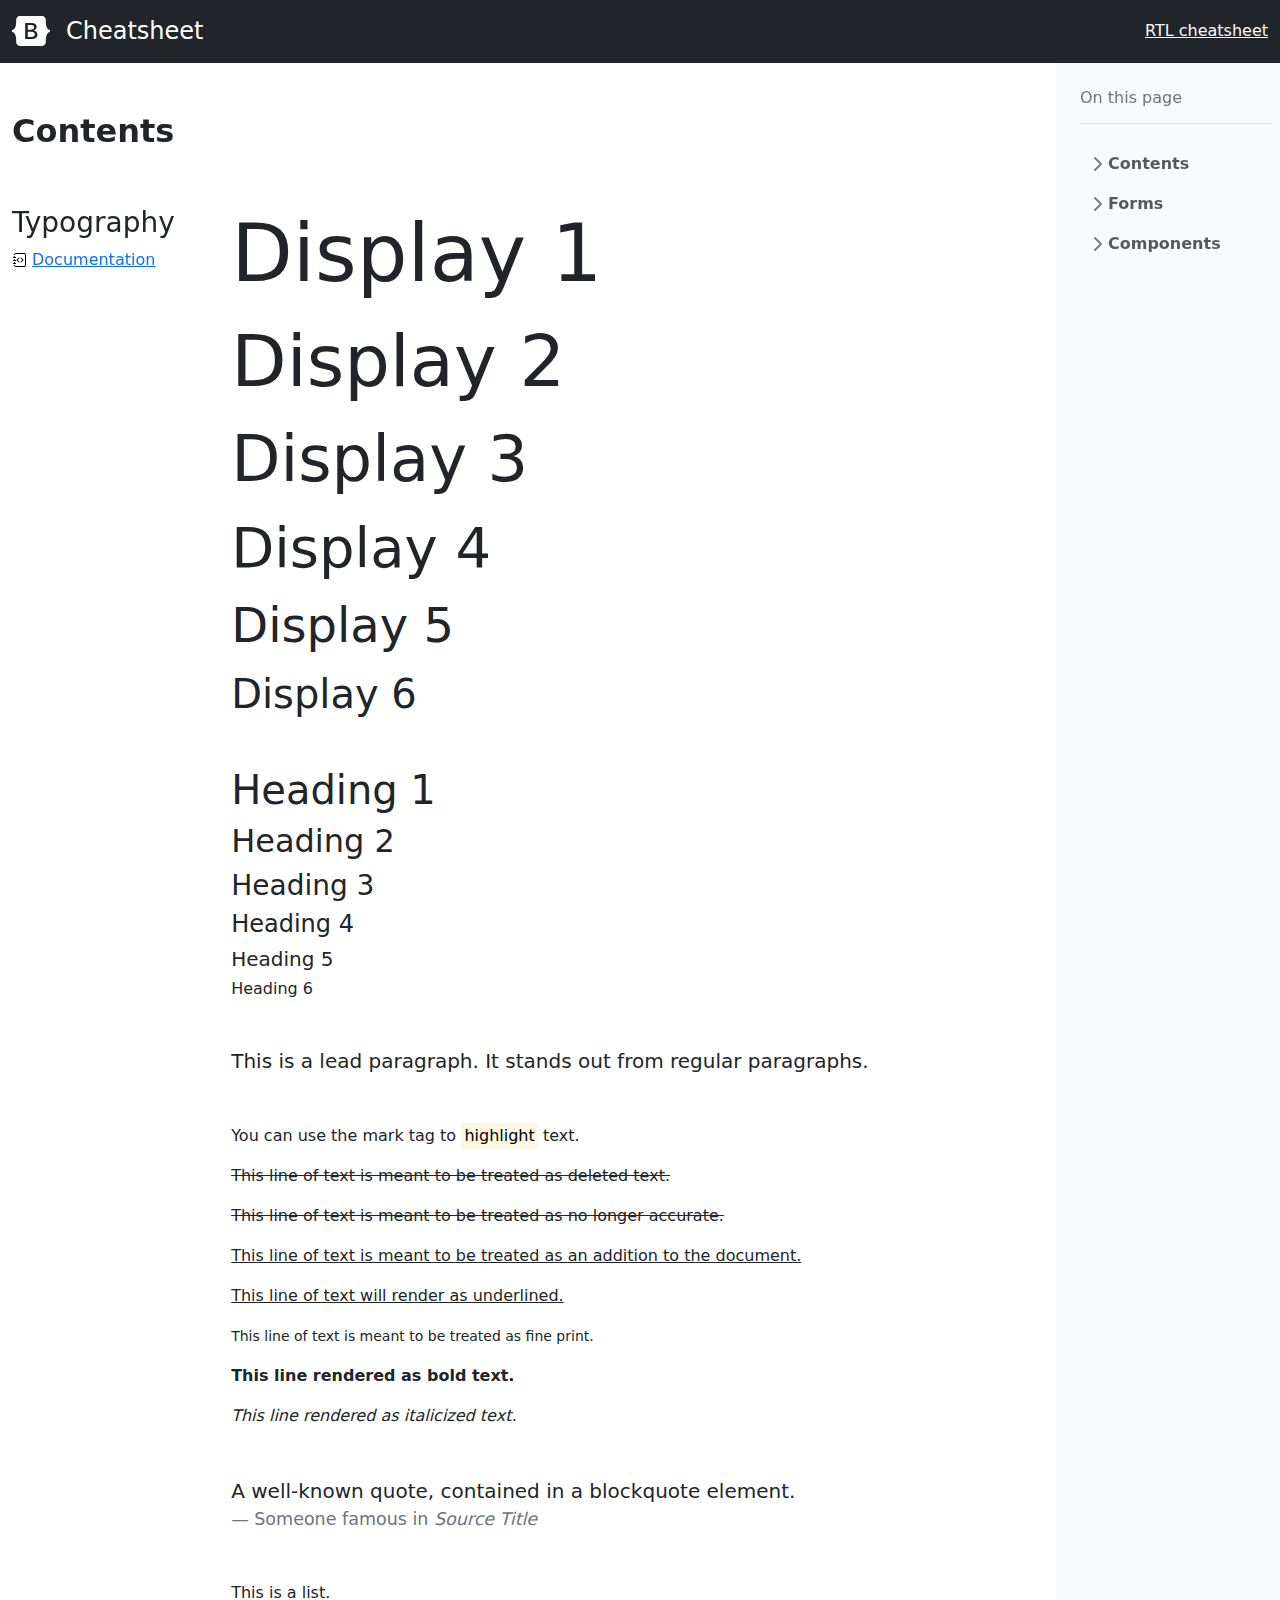
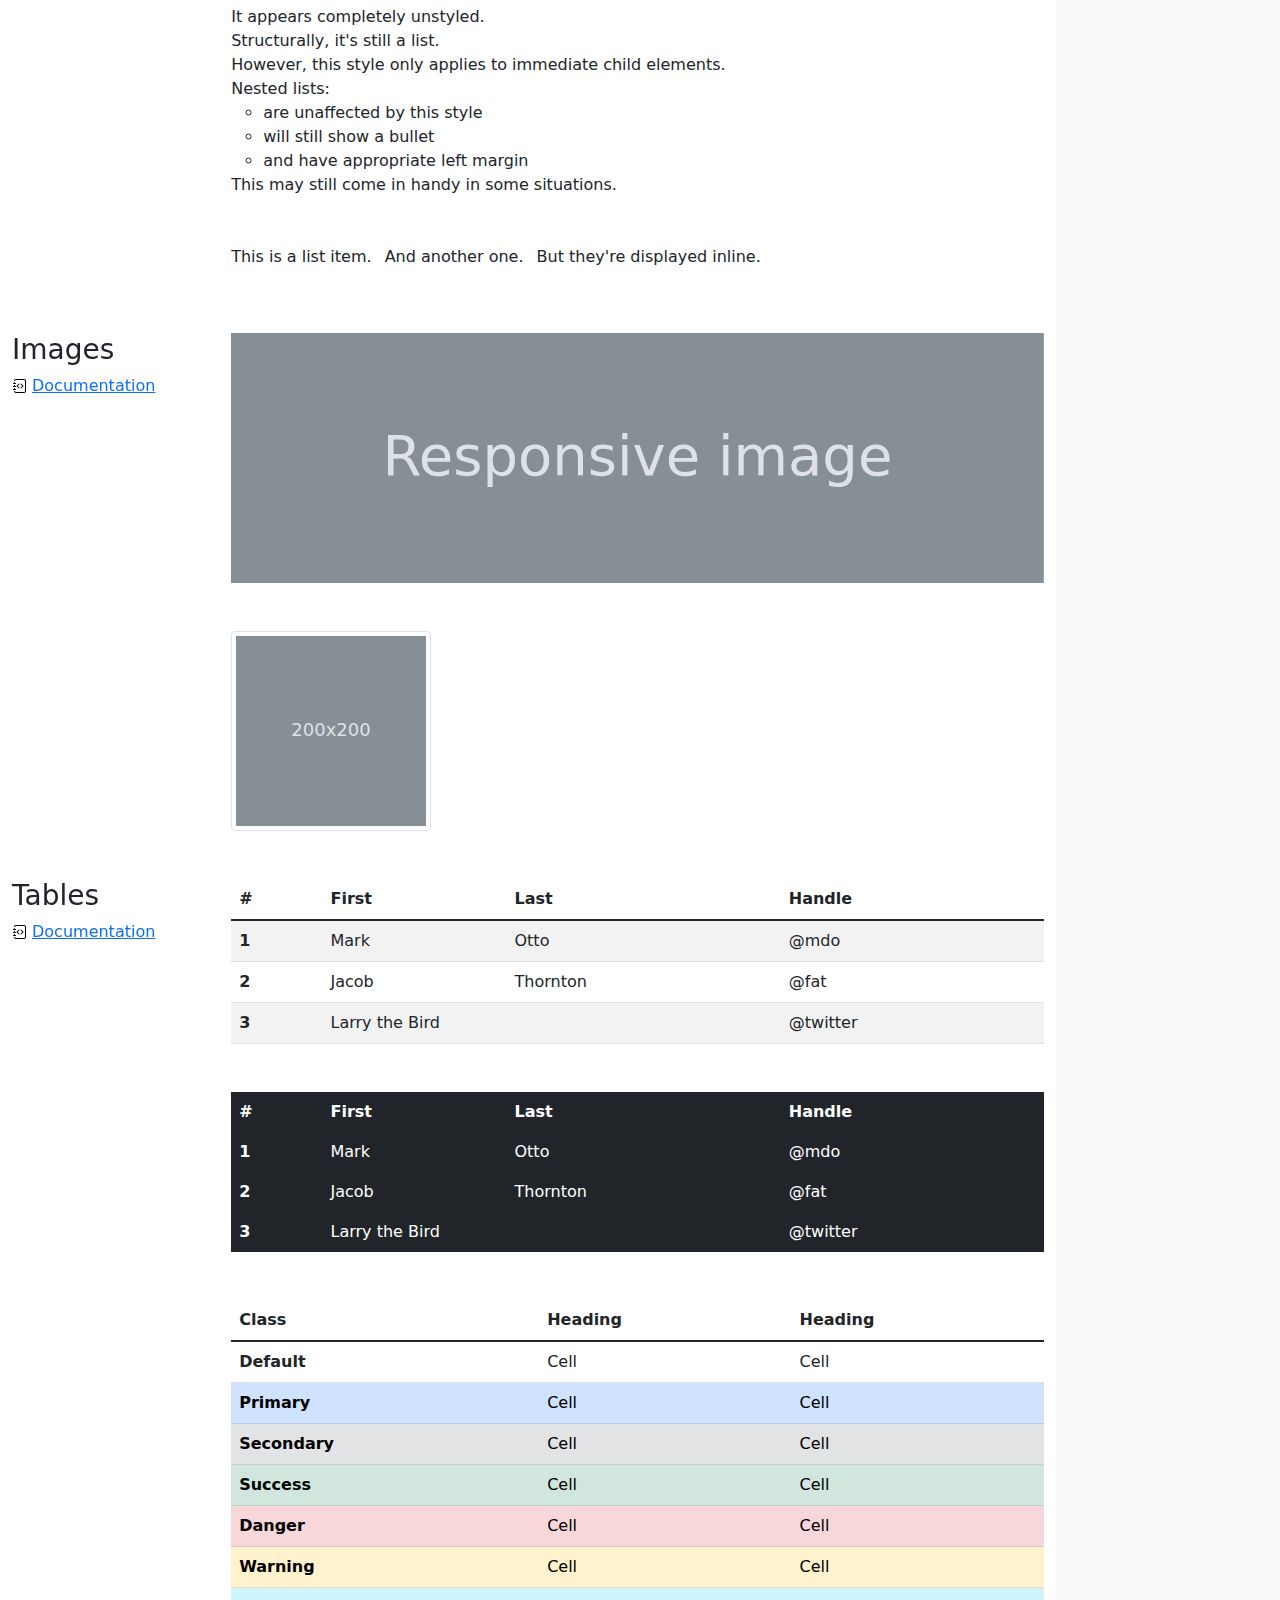
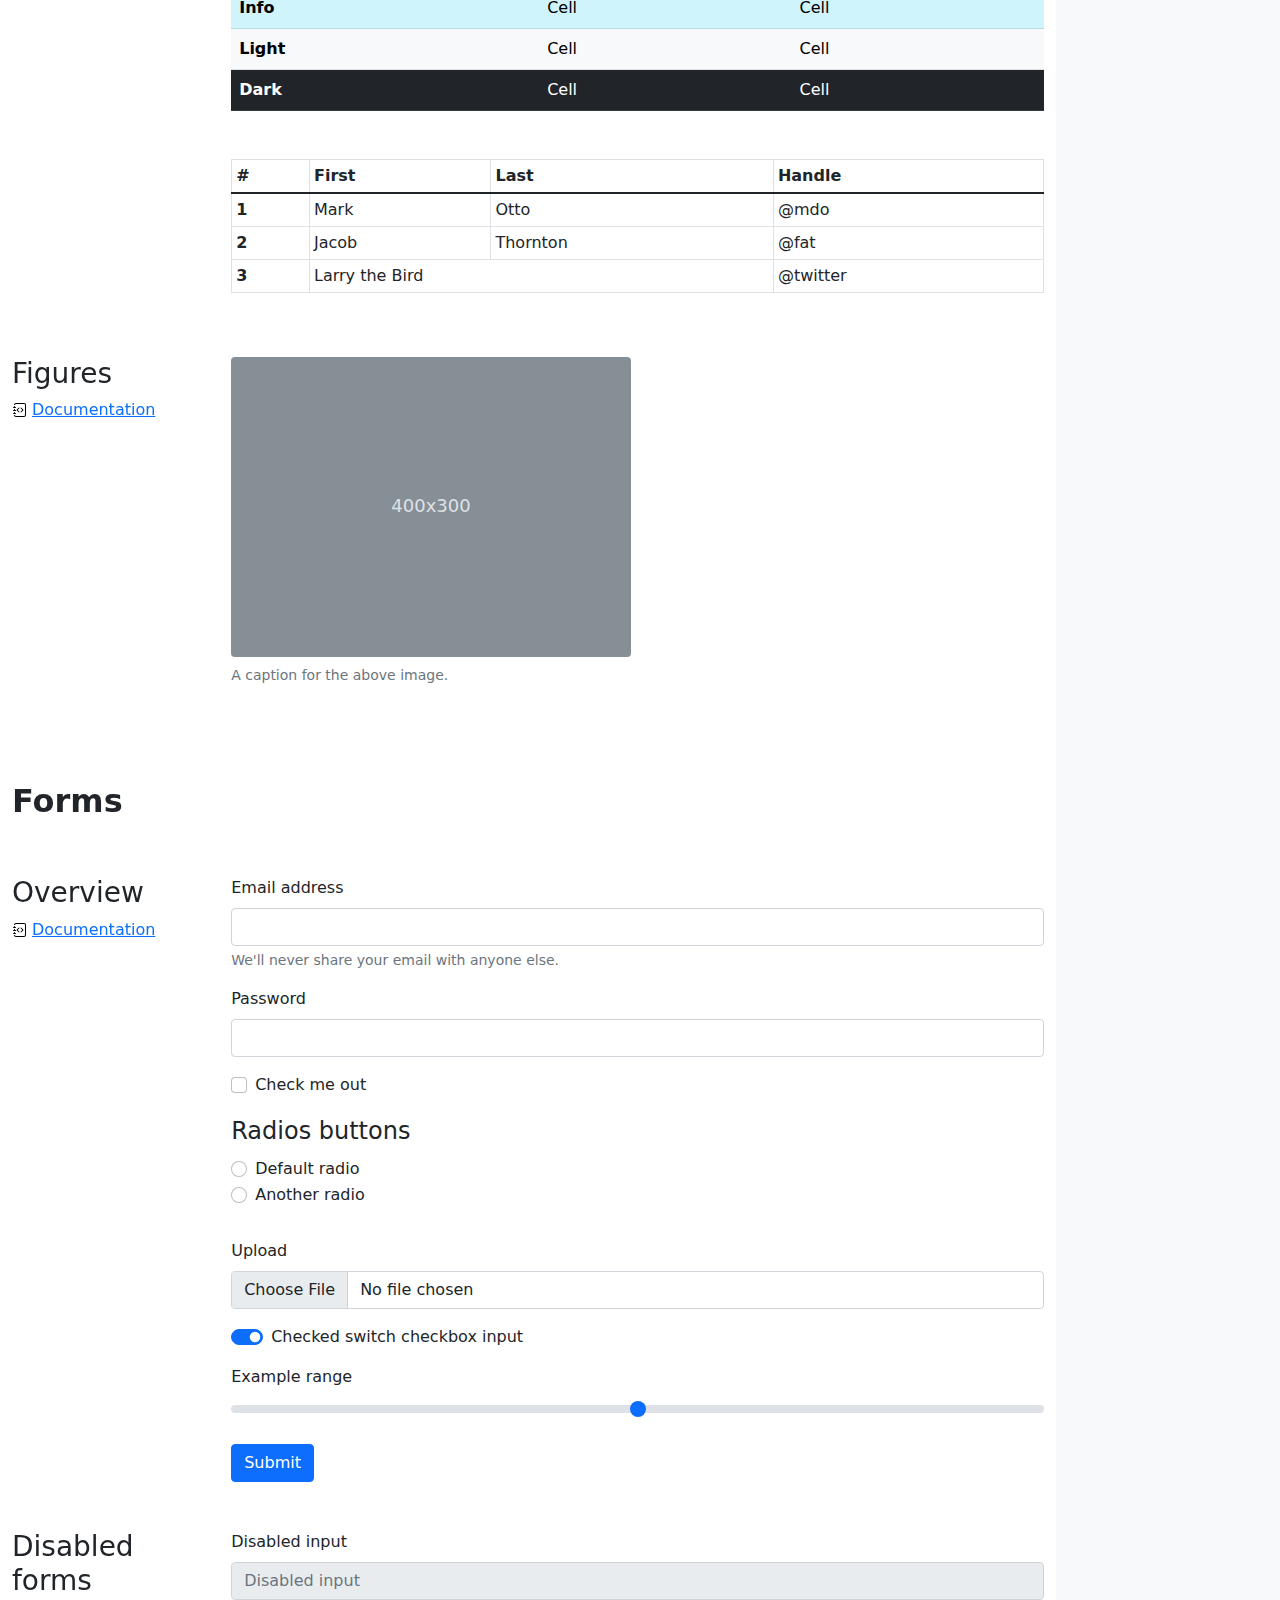
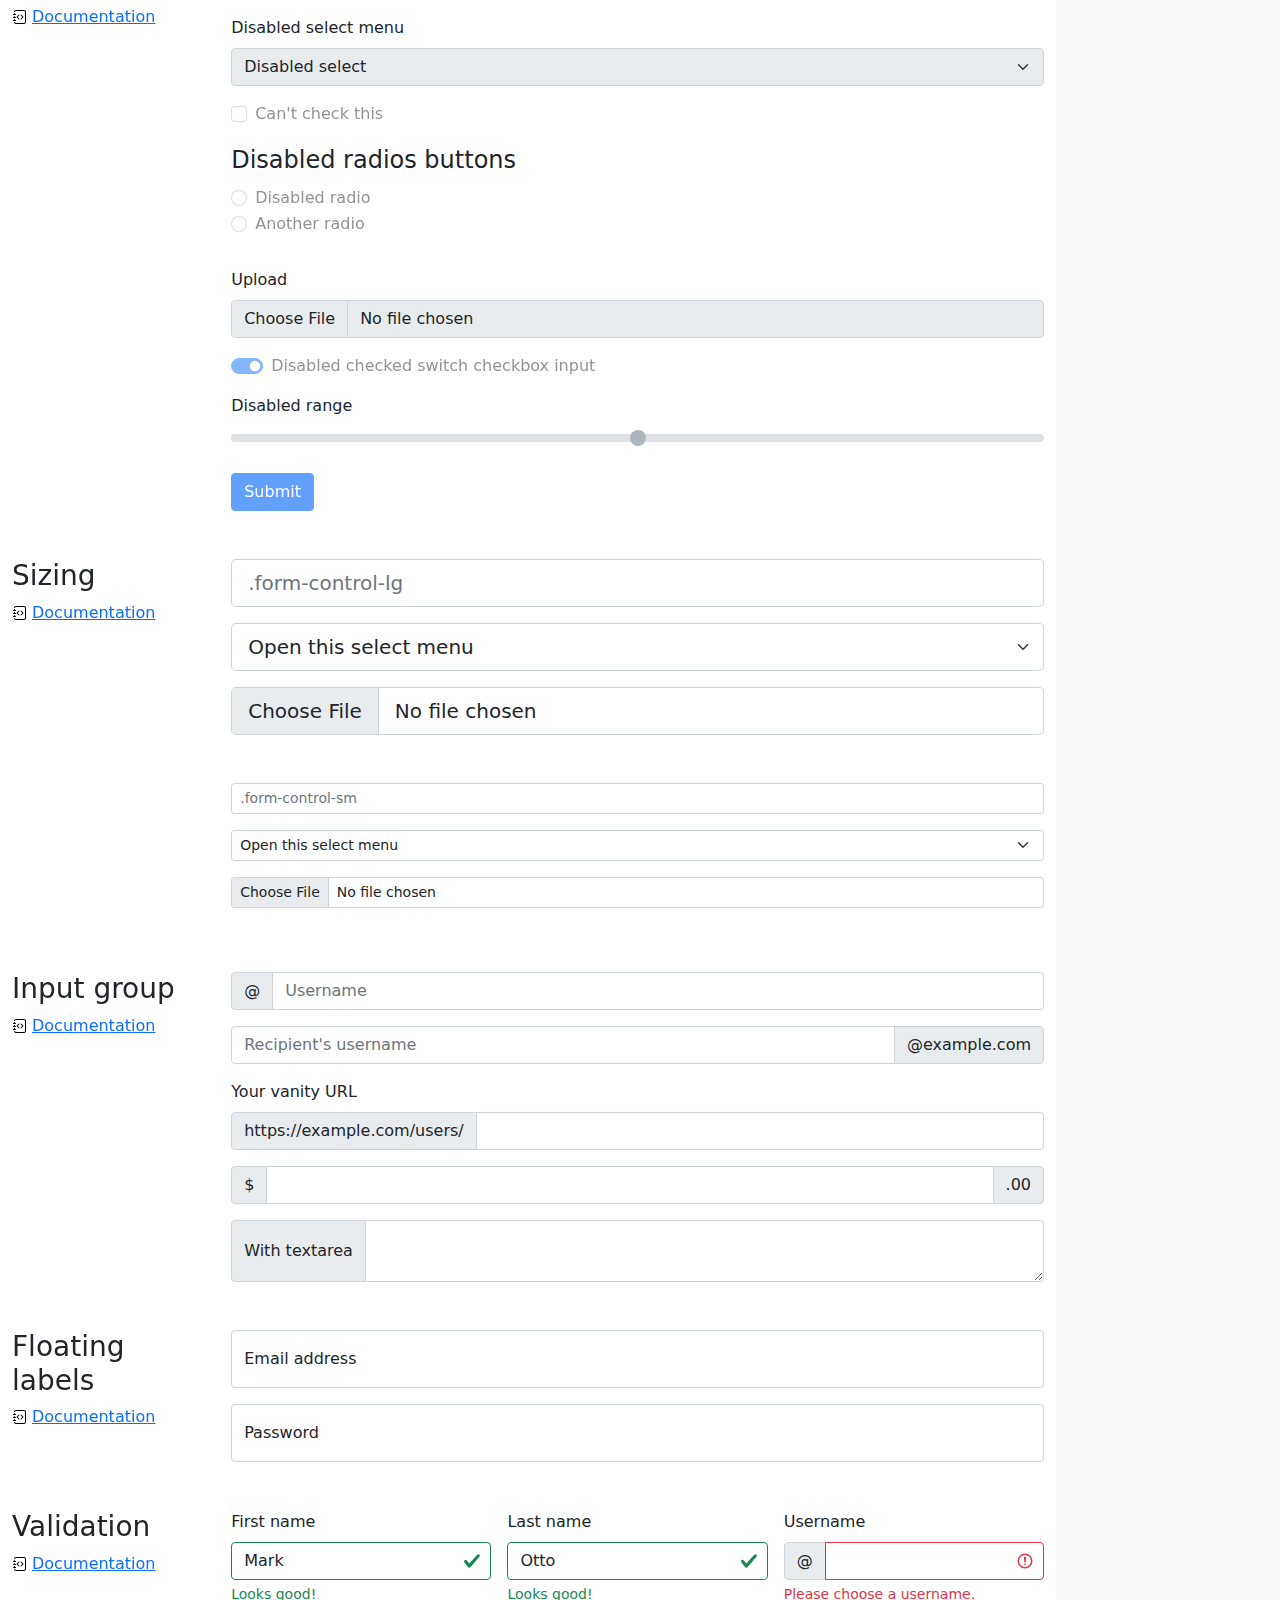
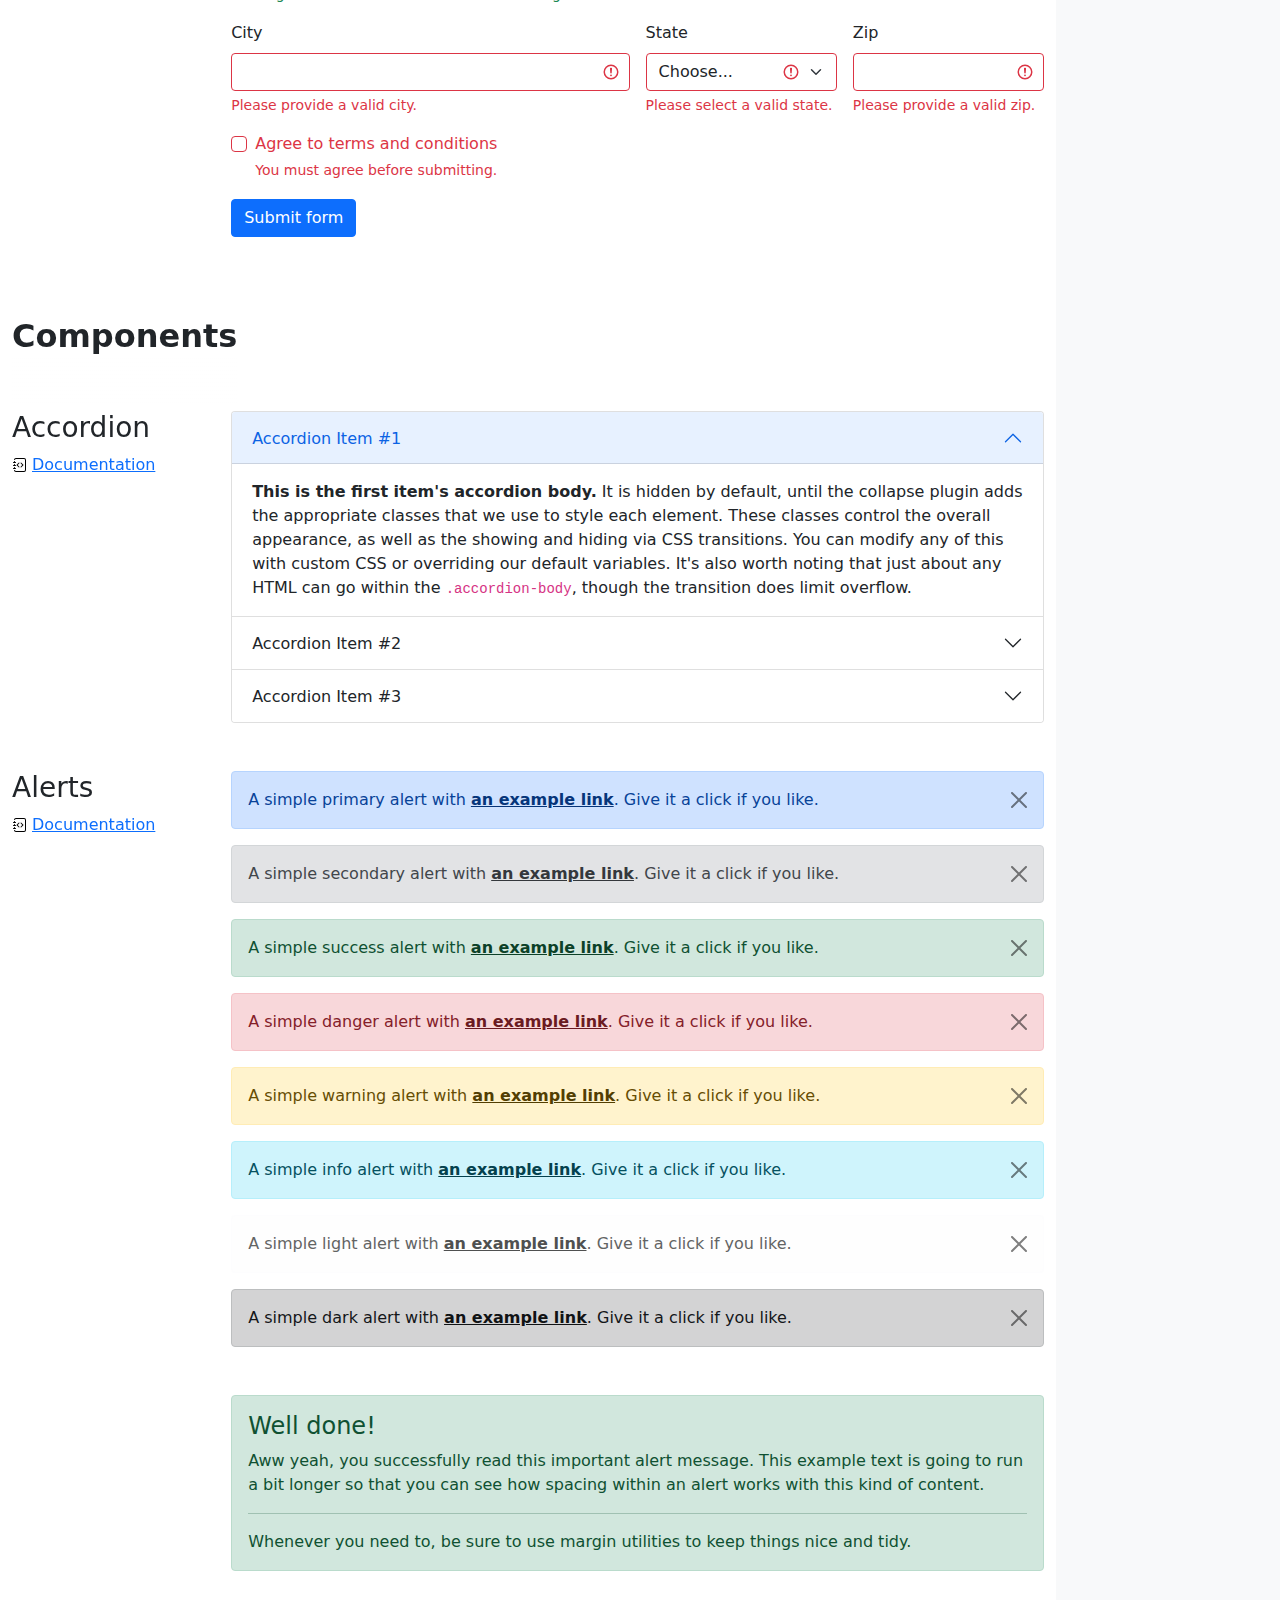
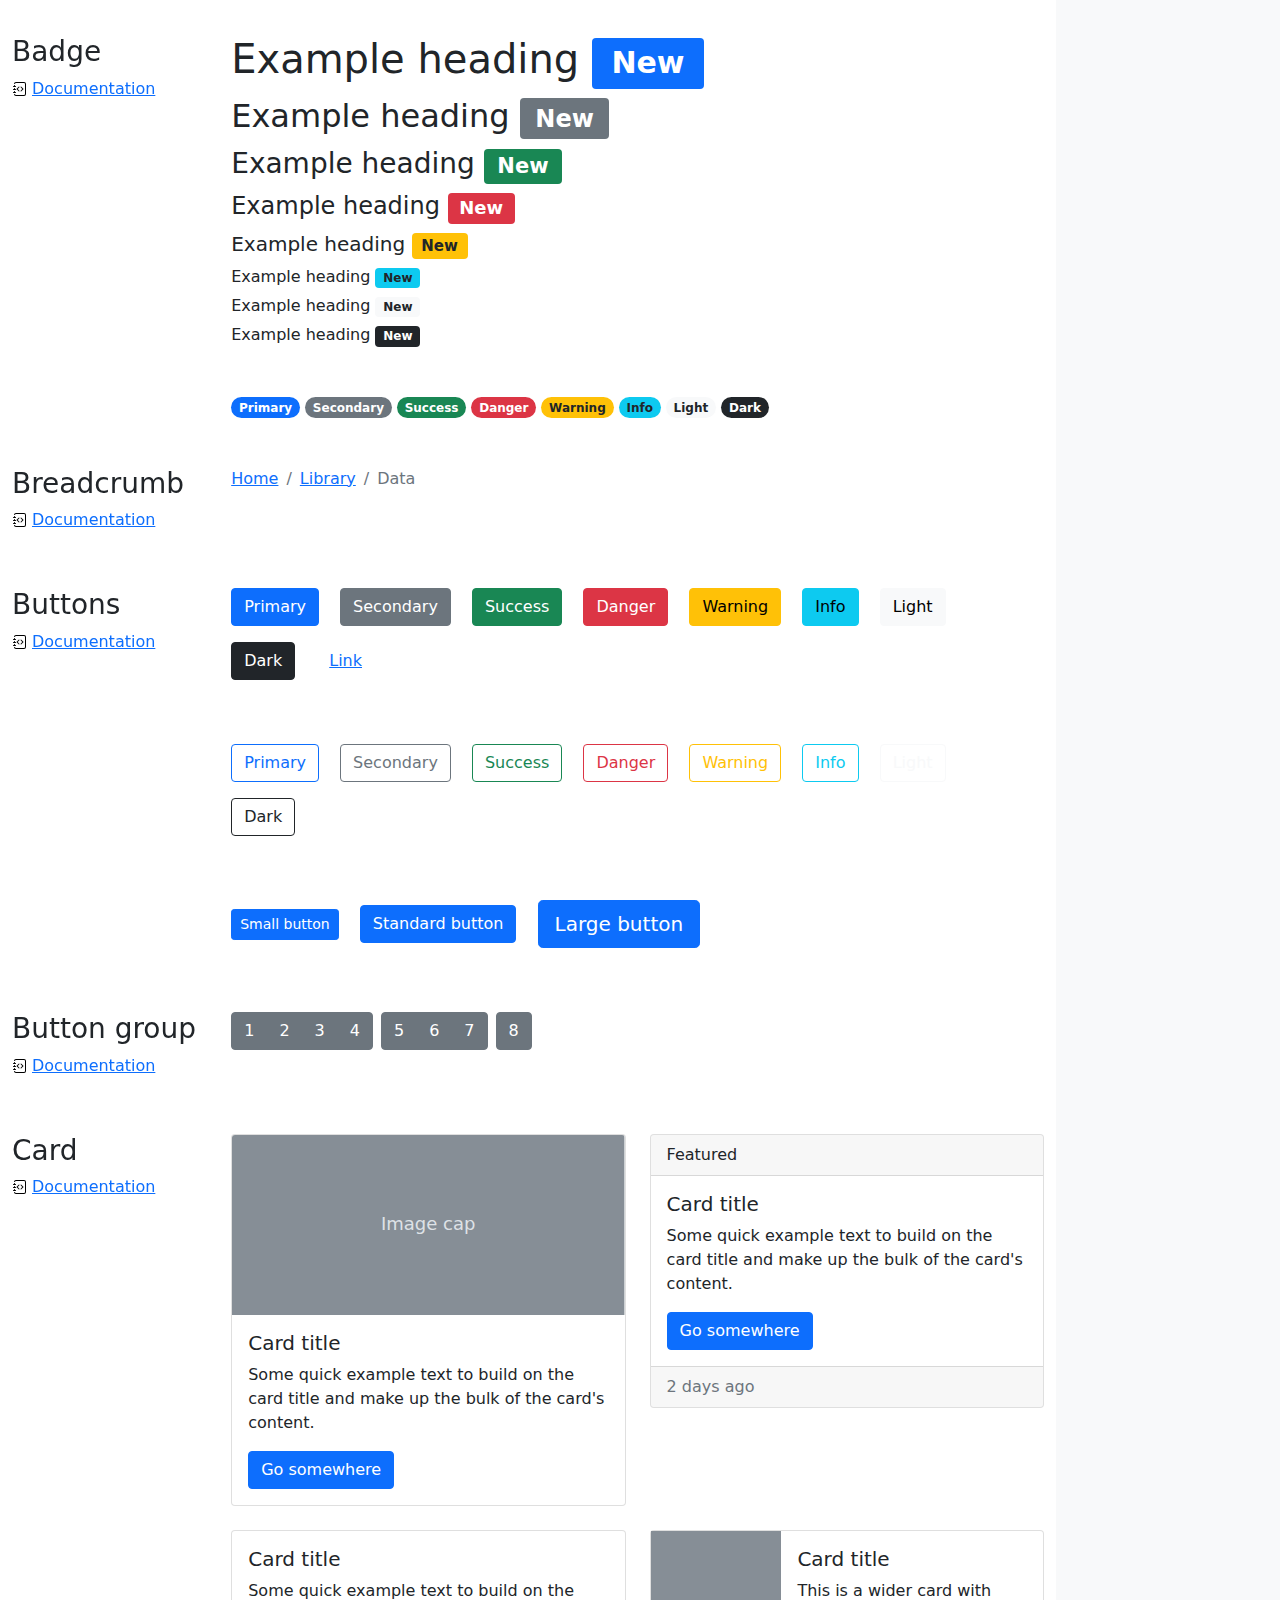
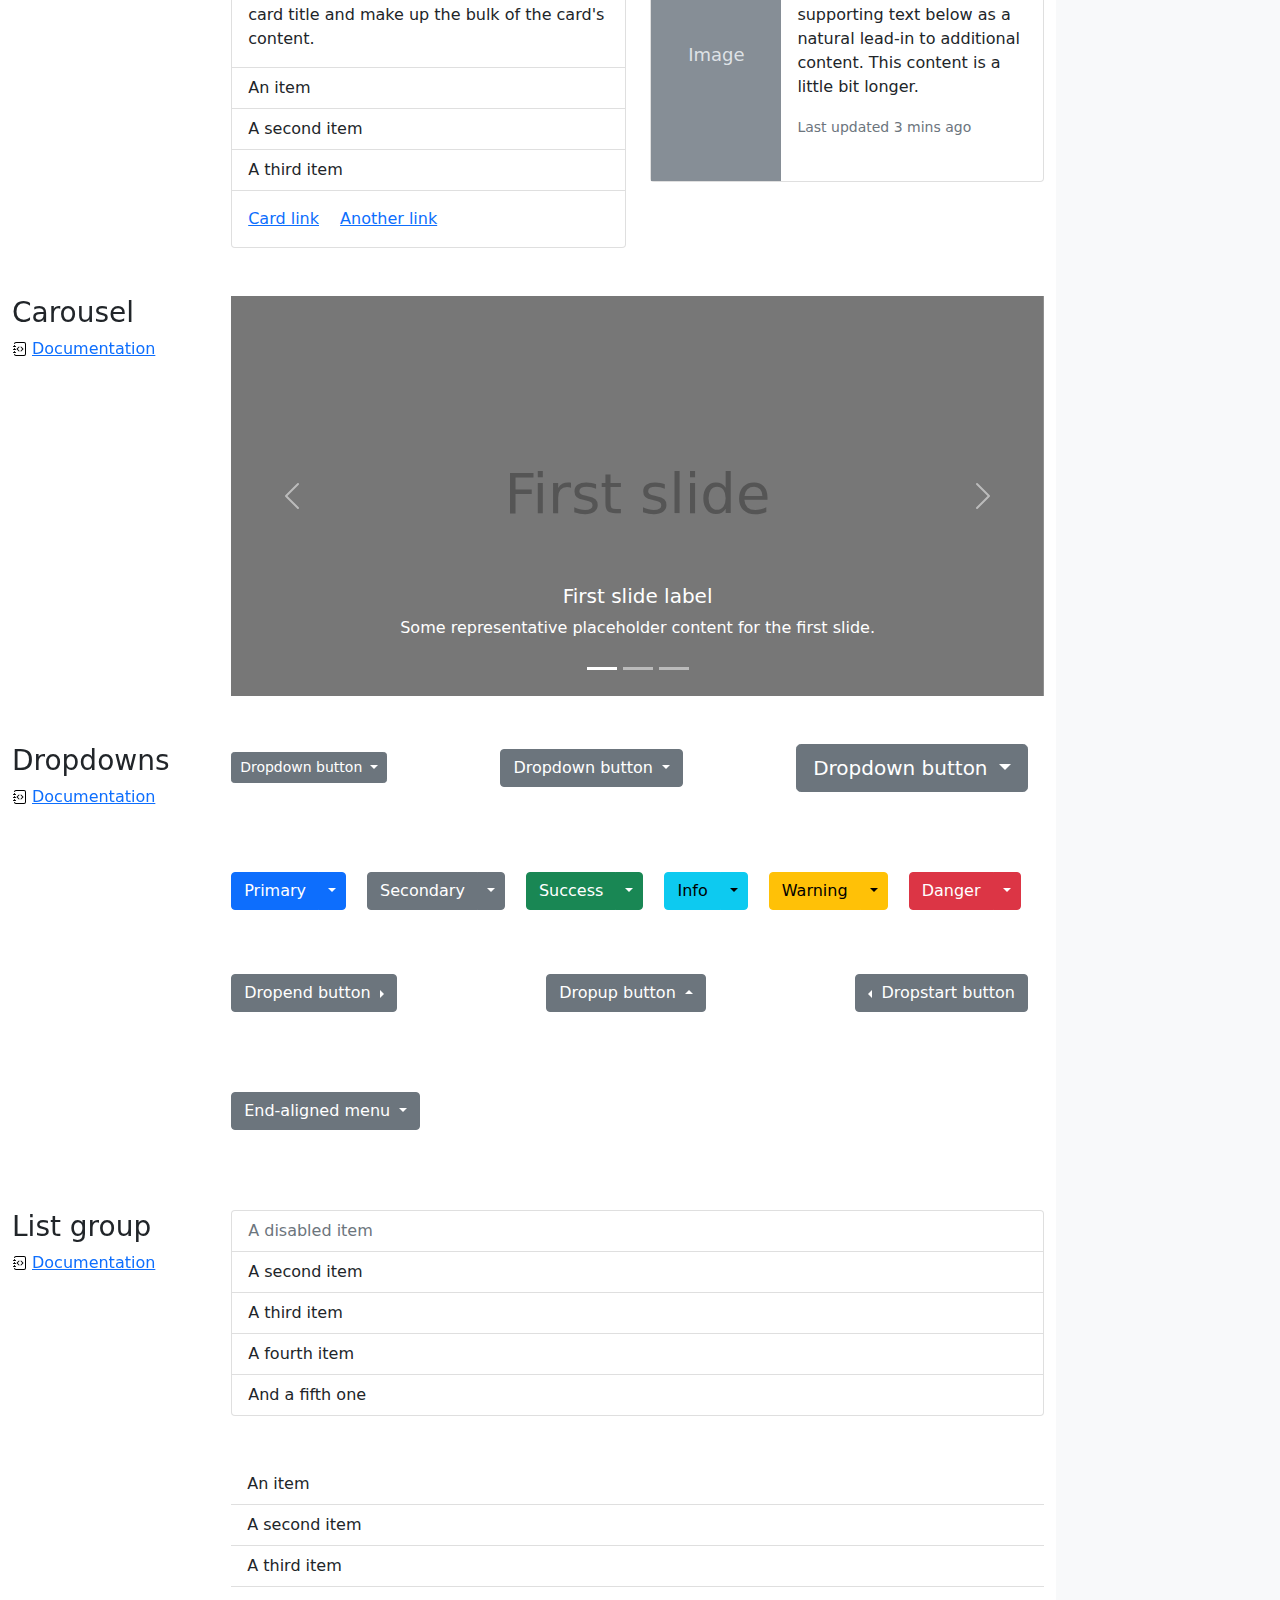
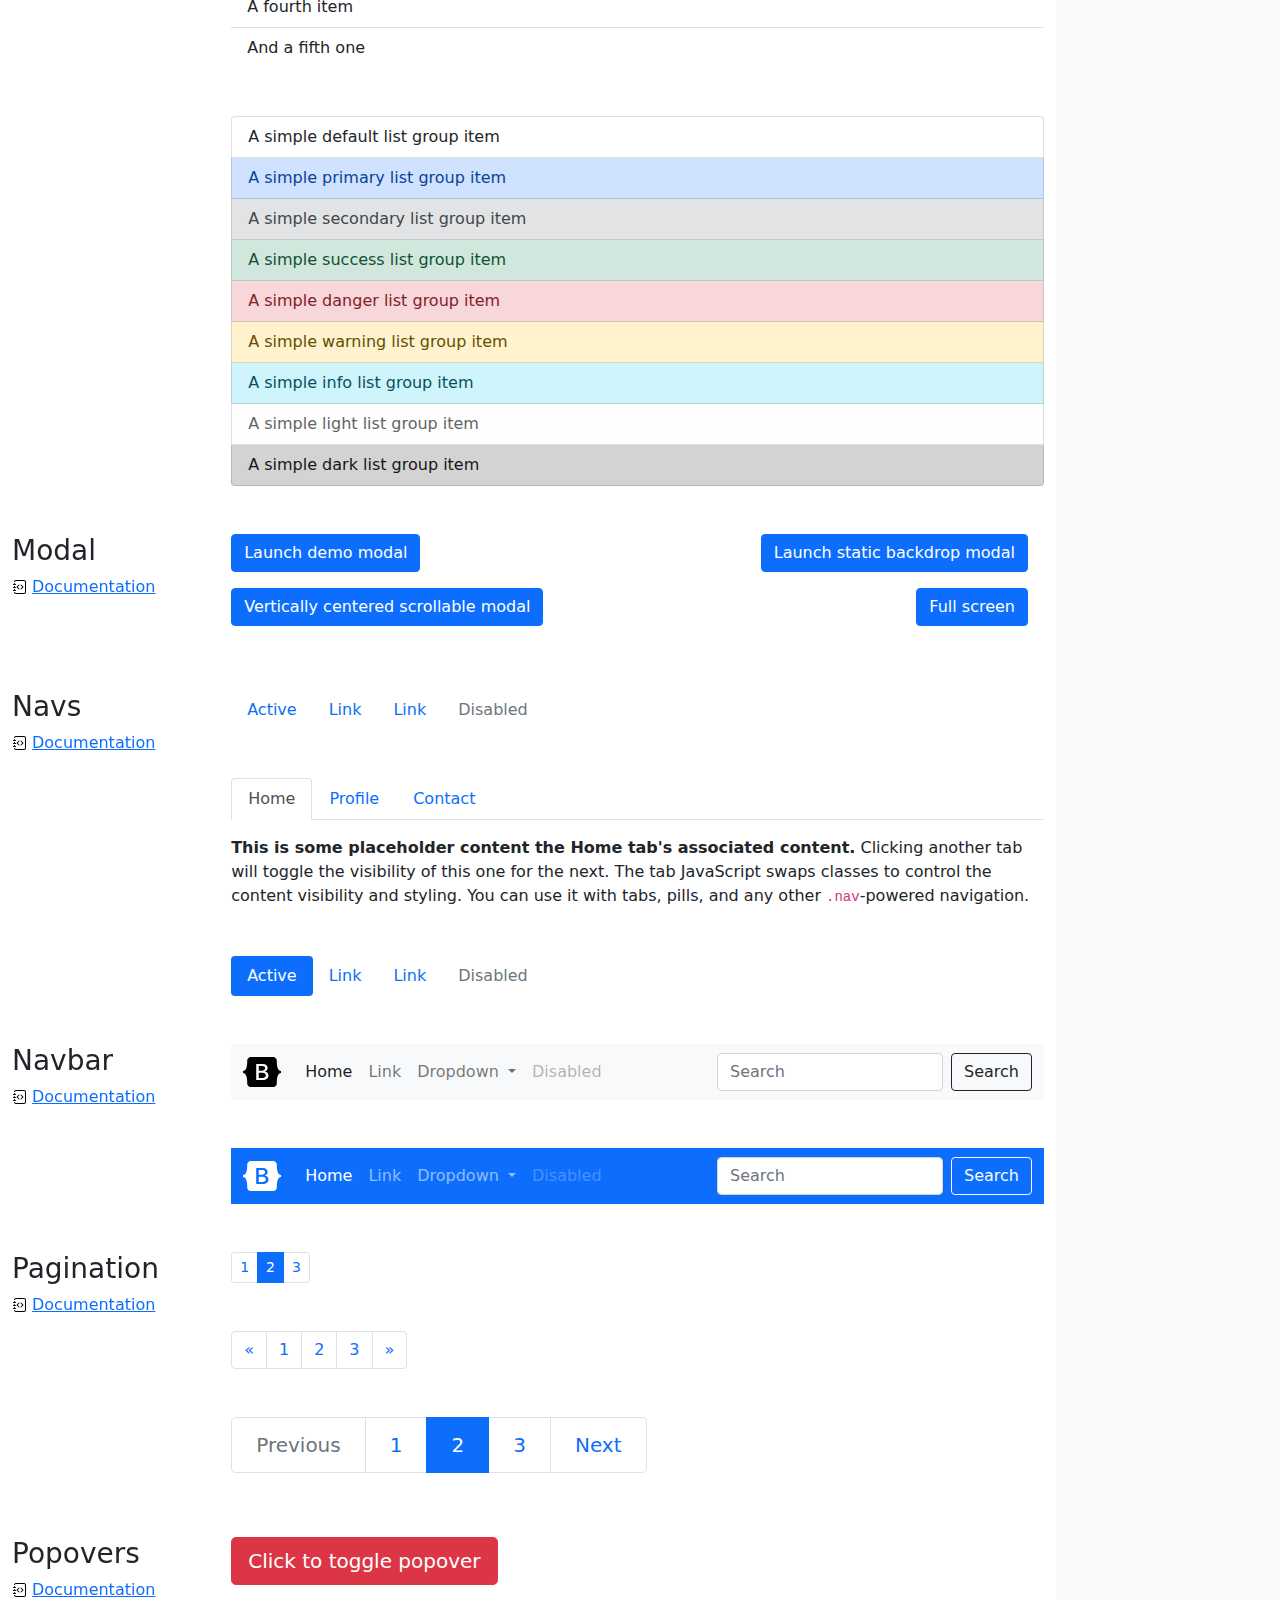
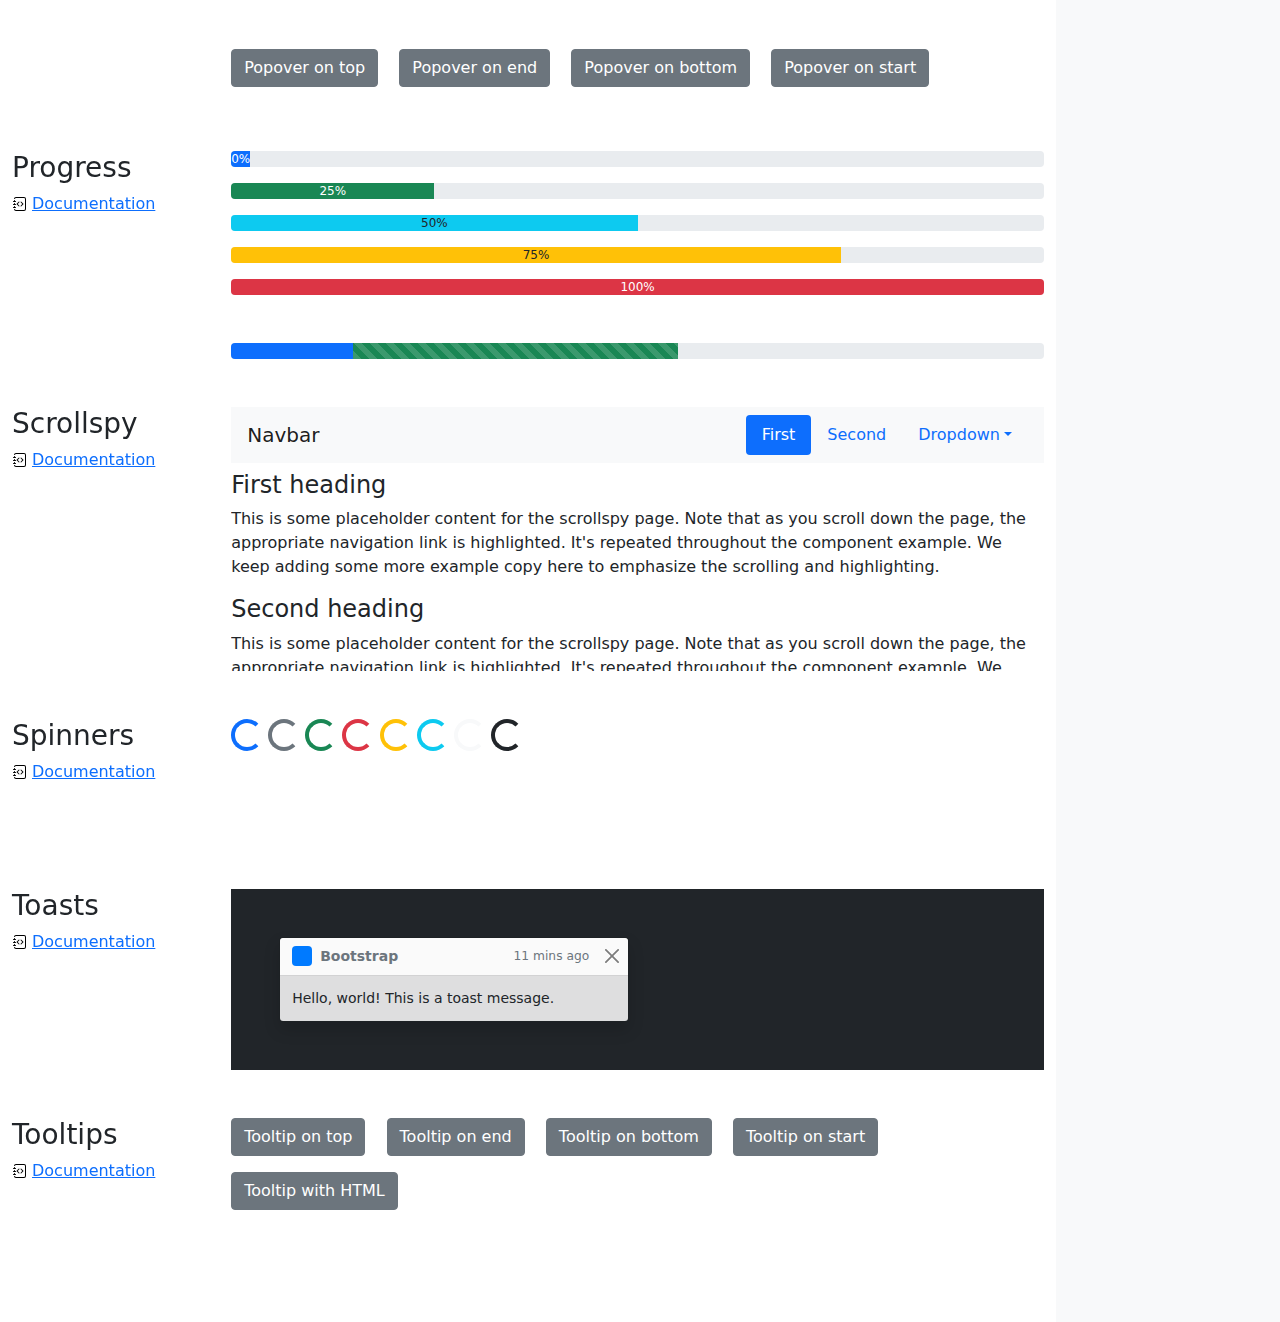
<file: bootstrap-5.1.3-examples/cheatsheet/index.html>
<!doctype html>
<html lang="en">
  <head>
    <meta charset="utf-8">
    <meta name="viewport" content="width=device-width, initial-scale=1">
    <meta name="description" content="">
    <meta name="author" content="Mark Otto, Jacob Thornton, and Bootstrap contributors">
    <meta name="generator" content="Hugo 0.88.1">
    <title>Cheatsheet · Bootstrap v5.1</title>

    <link rel="canonical" href="https://getbootstrap.com/docs/5.1/examples/cheatsheet/">

    

    <!-- Bootstrap core CSS -->
<link href="../assets/dist/css/bootstrap.min.css" rel="stylesheet">

    <style>
      .bd-placeholder-img {
        font-size: 1.125rem;
        text-anchor: middle;
        -webkit-user-select: none;
        -moz-user-select: none;
        user-select: none;
      }

      @media (min-width: 768px) {
        .bd-placeholder-img-lg {
          font-size: 3.5rem;
        }
      }
    </style>

    
    <!-- Custom styles for this template -->
    <link href="cheatsheet.css" rel="stylesheet">
  </head>
  <body class="bg-light">
    
<header class="bd-header bg-dark py-3 d-flex align-items-stretch border-bottom border-dark">
  <div class="container-fluid d-flex align-items-center">
    <h1 class="d-flex align-items-center fs-4 text-white mb-0">
      <img src="../assets/brand/bootstrap-logo-white.svg" width="38" height="30" class="me-3" alt="Bootstrap">
      Cheatsheet
    </h1>
    <a href="../examples/cheatsheet-rtl/" class="ms-auto link-light" hreflang="ar">RTL cheatsheet</a>
  </div>
</header>
<aside class="bd-aside sticky-xl-top text-muted align-self-start mb-3 mb-xl-5 px-2">
  <h2 class="h6 pt-4 pb-3 mb-4 border-bottom">On this page</h2>
  <nav class="small" id="toc">
    <ul class="list-unstyled">
      <li class="my-2">
        <button class="btn d-inline-flex align-items-center collapsed" data-bs-toggle="collapse" aria-expanded="false" data-bs-target="#contents-collapse" aria-controls="contents-collapse">Contents</button>
        <ul class="list-unstyled ps-3 collapse" id="contents-collapse">
          <li><a class="d-inline-flex align-items-center rounded" href="#typography">Typography</a></li>
          <li><a class="d-inline-flex align-items-center rounded" href="#images">Images</a></li>
          <li><a class="d-inline-flex align-items-center rounded" href="#tables">Tables</a></li>
          <li><a class="d-inline-flex align-items-center rounded" href="#figures">Figures</a></li>
        </ul>
      </li>
      <li class="my-2">
        <button class="btn d-inline-flex align-items-center collapsed" data-bs-toggle="collapse" aria-expanded="false" data-bs-target="#forms-collapse" aria-controls="forms-collapse">Forms</button>
        <ul class="list-unstyled ps-3 collapse" id="forms-collapse">
          <li><a class="d-inline-flex align-items-center rounded" href="#overview">Overview</a></li>
          <li><a class="d-inline-flex align-items-center rounded" href="#disabled-forms">Disabled forms</a></li>
          <li><a class="d-inline-flex align-items-center rounded" href="#sizing">Sizing</a></li>
          <li><a class="d-inline-flex align-items-center rounded" href="#input-group">Input group</a></li>
          <li><a class="d-inline-flex align-items-center rounded" href="#floating-labels">Floating labels</a></li>
          <li><a class="d-inline-flex align-items-center rounded" href="#validation">Validation</a></li>
        </ul>
      </li>
      <li class="my-2">
        <button class="btn d-inline-flex align-items-center collapsed" data-bs-toggle="collapse" aria-expanded="false" data-bs-target="#components-collapse" aria-controls="components-collapse">Components</button>
        <ul class="list-unstyled ps-3 collapse" id="components-collapse">
          <li><a class="d-inline-flex align-items-center rounded" href="#accordion">Accordion</a></li>
          <li><a class="d-inline-flex align-items-center rounded" href="#alerts">Alerts</a></li>
          <li><a class="d-inline-flex align-items-center rounded" href="#badge">Badge</a></li>
          <li><a class="d-inline-flex align-items-center rounded" href="#breadcrumb">Breadcrumb</a></li>
          <li><a class="d-inline-flex align-items-center rounded" href="#buttons">Buttons</a></li>
          <li><a class="d-inline-flex align-items-center rounded" href="#button-group">Button group</a></li>
          <li><a class="d-inline-flex align-items-center rounded" href="#card">Card</a></li>
          <li><a class="d-inline-flex align-items-center rounded" href="#carousel">Carousel</a></li>
          <li><a class="d-inline-flex align-items-center rounded" href="#dropdowns">Dropdowns</a></li>
          <li><a class="d-inline-flex align-items-center rounded" href="#list-group">List group</a></li>
          <li><a class="d-inline-flex align-items-center rounded" href="#modal">Modal</a></li>
          <li><a class="d-inline-flex align-items-center rounded" href="#navs">Navs</a></li>
          <li><a class="d-inline-flex align-items-center rounded" href="#navbar">Navbar</a></li>
          <li><a class="d-inline-flex align-items-center rounded" href="#pagination">Pagination</a></li>
          <li><a class="d-inline-flex align-items-center rounded" href="#popovers">Popovers</a></li>
          <li><a class="d-inline-flex align-items-center rounded" href="#progress">Progress</a></li>
          <li><a class="d-inline-flex align-items-center rounded" href="#scrollspy">Scrollspy</a></li>
          <li><a class="d-inline-flex align-items-center rounded" href="#spinners">Spinners</a></li>
          <li><a class="d-inline-flex align-items-center rounded" href="#toasts">Toasts</a></li>
          <li><a class="d-inline-flex align-items-center rounded" href="#tooltips">Tooltips</a></li>
        </ul>
      </li>
    </ul>
  </nav>
</aside>
<div class="bd-cheatsheet container-fluid bg-body">
  <section id="content">
    <h2 class="sticky-xl-top fw-bold pt-3 pt-xl-5 pb-2 pb-xl-3">Contents</h2>

    <article class="my-3" id="typography">
      <div class="bd-heading sticky-xl-top align-self-start mt-5 mb-3 mt-xl-0 mb-xl-2">
        <h3>Typography</h3>
        <a class="d-flex align-items-center" href="../content/typography/">Documentation</a>
      </div>

      <div>
        <div class="bd-example">
        <p class="display-1">Display 1</p>
        <p class="display-2">Display 2</p>
        <p class="display-3">Display 3</p>
        <p class="display-4">Display 4</p>
        <p class="display-5">Display 5</p>
        <p class="display-6">Display 6</p>
        </div>

        <div class="bd-example">
        <p class="h1">Heading 1</p>
        <p class="h2">Heading 2</p>
        <p class="h3">Heading 3</p>
        <p class="h4">Heading 4</p>
        <p class="h5">Heading 5</p>
        <p class="h6">Heading 6</p>
        </div>

        <div class="bd-example">
        <p class="lead">
          This is a lead paragraph. It stands out from regular paragraphs.
        </p>
        </div>

        <div class="bd-example">
        <p>You can use the mark tag to <mark>highlight</mark> text.</p>
        <p><del>This line of text is meant to be treated as deleted text.</del></p>
        <p><s>This line of text is meant to be treated as no longer accurate.</s></p>
        <p><ins>This line of text is meant to be treated as an addition to the document.</ins></p>
        <p><u>This line of text will render as underlined.</u></p>
        <p><small>This line of text is meant to be treated as fine print.</small></p>
        <p><strong>This line rendered as bold text.</strong></p>
        <p><em>This line rendered as italicized text.</em></p>
        </div>

        <div class="bd-example">
        <blockquote class="blockquote">
          <p>A well-known quote, contained in a blockquote element.</p>
          <footer class="blockquote-footer">Someone famous in <cite title="Source Title">Source Title</cite></footer>
        </blockquote>
        </div>

        <div class="bd-example">
        <ul class="list-unstyled">
          <li>This is a list.</li>
          <li>It appears completely unstyled.</li>
          <li>Structurally, it's still a list.</li>
          <li>However, this style only applies to immediate child elements.</li>
          <li>Nested lists:
            <ul>
              <li>are unaffected by this style</li>
              <li>will still show a bullet</li>
              <li>and have appropriate left margin</li>
            </ul>
          </li>
          <li>This may still come in handy in some situations.</li>
        </ul>
        </div>

        <div class="bd-example">
        <ul class="list-inline">
          <li class="list-inline-item">This is a list item.</li>
          <li class="list-inline-item">And another one.</li>
          <li class="list-inline-item">But they're displayed inline.</li>
        </ul>
        </div>
      </div>
    </article>
    <article class="my-3" id="images">
      <div class="bd-heading sticky-xl-top align-self-start mt-5 mb-3 mt-xl-0 mb-xl-2">
        <h3>Images</h3>
        <a class="d-flex align-items-center" href="../content/images/">Documentation</a>
      </div>

      <div>
        <div class="bd-example">
        <svg class="bd-placeholder-img bd-placeholder-img-lg img-fluid" width="100%" height="250" xmlns="http://www.w3.org/2000/svg" role="img" aria-label="Placeholder: Responsive image" preserveAspectRatio="xMidYMid slice" focusable="false"><title>Placeholder</title><rect width="100%" height="100%" fill="#868e96"/><text x="50%" y="50%" fill="#dee2e6" dy=".3em">Responsive image</text></svg>

        </div>

        <div class="bd-example">
        <svg class="bd-placeholder-img img-thumbnail" width="200" height="200" xmlns="http://www.w3.org/2000/svg" role="img" aria-label="A generic square placeholder image with a white border around it, making it resemble a photograph taken with an old instant camera: 200x200" preserveAspectRatio="xMidYMid slice" focusable="false"><title>A generic square placeholder image with a white border around it, making it resemble a photograph taken with an old instant camera</title><rect width="100%" height="100%" fill="#868e96"/><text x="50%" y="50%" fill="#dee2e6" dy=".3em">200x200</text></svg>

        </div>
      </div>
    </article>
    <article class="my-3" id="tables">
      <div class="bd-heading sticky-xl-top align-self-start mt-5 mb-3 mt-xl-0 mb-xl-2">
        <h3>Tables</h3>
        <a class="d-flex align-items-center" href="../content/tables/">Documentation</a>
      </div>

      <div>
        <div class="bd-example">
        <table class="table table-striped">
          <thead>
          <tr>
            <th scope="col">#</th>
            <th scope="col">First</th>
            <th scope="col">Last</th>
            <th scope="col">Handle</th>
          </tr>
          </thead>
          <tbody>
          <tr>
            <th scope="row">1</th>
            <td>Mark</td>
            <td>Otto</td>
            <td>@mdo</td>
          </tr>
          <tr>
            <th scope="row">2</th>
            <td>Jacob</td>
            <td>Thornton</td>
            <td>@fat</td>
          </tr>
          <tr>
            <th scope="row">3</th>
            <td colspan="2">Larry the Bird</td>
            <td>@twitter</td>
          </tr>
          </tbody>
        </table>
        </div>

        <div class="bd-example">
        <table class="table table-dark table-borderless">
          <thead>
          <tr>
            <th scope="col">#</th>
            <th scope="col">First</th>
            <th scope="col">Last</th>
            <th scope="col">Handle</th>
          </tr>
          </thead>
          <tbody>
          <tr>
            <th scope="row">1</th>
            <td>Mark</td>
            <td>Otto</td>
            <td>@mdo</td>
          </tr>
          <tr>
            <th scope="row">2</th>
            <td>Jacob</td>
            <td>Thornton</td>
            <td>@fat</td>
          </tr>
          <tr>
            <th scope="row">3</th>
            <td colspan="2">Larry the Bird</td>
            <td>@twitter</td>
          </tr>
          </tbody>
        </table>
        </div>

        <div class="bd-example">
        <table class="table table-hover">
          <thead>
          <tr>
            <th scope="col">Class</th>
            <th scope="col">Heading</th>
            <th scope="col">Heading</th>
          </tr>
          </thead>
          <tbody>
          <tr>
            <th scope="row">Default</th>
            <td>Cell</td>
            <td>Cell</td>
          </tr>
          
          <tr class="table-primary">
            <th scope="row">Primary</th>
            <td>Cell</td>
            <td>Cell</td>
          </tr>
          <tr class="table-secondary">
            <th scope="row">Secondary</th>
            <td>Cell</td>
            <td>Cell</td>
          </tr>
          <tr class="table-success">
            <th scope="row">Success</th>
            <td>Cell</td>
            <td>Cell</td>
          </tr>
          <tr class="table-danger">
            <th scope="row">Danger</th>
            <td>Cell</td>
            <td>Cell</td>
          </tr>
          <tr class="table-warning">
            <th scope="row">Warning</th>
            <td>Cell</td>
            <td>Cell</td>
          </tr>
          <tr class="table-info">
            <th scope="row">Info</th>
            <td>Cell</td>
            <td>Cell</td>
          </tr>
          <tr class="table-light">
            <th scope="row">Light</th>
            <td>Cell</td>
            <td>Cell</td>
          </tr>
          <tr class="table-dark">
            <th scope="row">Dark</th>
            <td>Cell</td>
            <td>Cell</td>
          </tr>
          </tbody>
        </table>
        </div>

        <div class="bd-example">
        <table class="table table-sm table-bordered">
          <thead>
          <tr>
            <th scope="col">#</th>
            <th scope="col">First</th>
            <th scope="col">Last</th>
            <th scope="col">Handle</th>
          </tr>
          </thead>
          <tbody>
          <tr>
            <th scope="row">1</th>
            <td>Mark</td>
            <td>Otto</td>
            <td>@mdo</td>
          </tr>
          <tr>
            <th scope="row">2</th>
            <td>Jacob</td>
            <td>Thornton</td>
            <td>@fat</td>
          </tr>
          <tr>
            <th scope="row">3</th>
            <td colspan="2">Larry the Bird</td>
            <td>@twitter</td>
          </tr>
          </tbody>
        </table>
        </div>
      </div>
    </article>
    <article class="my-3" id="figures">
      <div class="bd-heading sticky-xl-top align-self-start mt-5 mb-3 mt-xl-0 mb-xl-2">
        <h3>Figures</h3>
        <a class="d-flex align-items-center" href="../content/figures/">Documentation</a>
      </div>

      <div>
        <div class="bd-example">
        <figure class="figure">
          <svg class="bd-placeholder-img figure-img img-fluid rounded" width="400" height="300" xmlns="http://www.w3.org/2000/svg" role="img" aria-label="Placeholder: 400x300" preserveAspectRatio="xMidYMid slice" focusable="false"><title>Placeholder</title><rect width="100%" height="100%" fill="#868e96"/><text x="50%" y="50%" fill="#dee2e6" dy=".3em">400x300</text></svg>

          <figcaption class="figure-caption">A caption for the above image.</figcaption>
        </figure>
        </div>
      </div>
    </article>
  </section>

  <section id="forms">
    <h2 class="sticky-xl-top fw-bold pt-3 pt-xl-5 pb-2 pb-xl-3">Forms</h2>

    <article class="my-3" id="overview">
      <div class="bd-heading sticky-xl-top align-self-start mt-5 mb-3 mt-xl-0 mb-xl-2">
        <h3>Overview</h3>
        <a class="d-flex align-items-center" href="../forms/overview/">Documentation</a>
      </div>

      <div>
        <div class="bd-example">
        <form>
          <div class="mb-3">
            <label for="exampleInputEmail1" class="form-label">Email address</label>
            <input type="email" class="form-control" id="exampleInputEmail1" aria-describedby="emailHelp">
            <div id="emailHelp" class="form-text">We'll never share your email with anyone else.</div>
          </div>
          <div class="mb-3">
            <label for="exampleInputPassword1" class="form-label">Password</label>
            <input type="password" class="form-control" id="exampleInputPassword1">
          </div>
          <div class="mb-3 form-check">
            <input type="checkbox" class="form-check-input" id="exampleCheck1">
            <label class="form-check-label" for="exampleCheck1">Check me out</label>
          </div>
          <fieldset class="mb-3">
            <legend>Radios buttons</legend>
            <div class="form-check">
              <input type="radio" name="radios" class="form-check-input" id="exampleRadio1">
              <label class="form-check-label" for="exampleRadio1">Default radio</label>
            </div>
            <div class="mb-3 form-check">
              <input type="radio" name="radios" class="form-check-input" id="exampleRadio2">
              <label class="form-check-label" for="exampleRadio2">Another radio</label>
            </div>
          </fieldset>
          <div class="mb-3">
            <label class="form-label" for="customFile">Upload</label>
            <input type="file" class="form-control" id="customFile">
          </div>
          <div class="mb-3 form-check form-switch">
            <input class="form-check-input" type="checkbox" role="switch" id="flexSwitchCheckChecked" checked>
            <label class="form-check-label" for="flexSwitchCheckChecked">Checked switch checkbox input</label>
          </div>
          <div class="mb-3">
            <label for="customRange3" class="form-label">Example range</label>
            <input type="range" class="form-range" min="0" max="5" step="0.5" id="customRange3">
          </div>
          <button type="submit" class="btn btn-primary">Submit</button>
        </form>
        </div>
      </div>
    </article>
    <article class="my-3" id="disabled-forms">
      <div class="bd-heading sticky-xl-top align-self-start mt-5 mb-3 mt-xl-0 mb-xl-2">
        <h3>Disabled forms</h3>
        <a class="d-flex align-items-center" href="../forms/overview/#disabled-forms">Documentation</a>
      </div>

      <div>
        <div class="bd-example">
        <form>
          <fieldset disabled aria-label="Disabled fieldset example">
            <div class="mb-3">
              <label for="disabledTextInput" class="form-label">Disabled input</label>
              <input type="text" id="disabledTextInput" class="form-control" placeholder="Disabled input">
            </div>
            <div class="mb-3">
              <label for="disabledSelect" class="form-label">Disabled select menu</label>
              <select id="disabledSelect" class="form-select">
                <option>Disabled select</option>
              </select>
            </div>
            <div class="mb-3">
              <div class="form-check">
                <input class="form-check-input" type="checkbox" id="disabledFieldsetCheck" disabled>
                <label class="form-check-label" for="disabledFieldsetCheck">
                  Can't check this
                </label>
              </div>
            </div>
            <fieldset class="mb-3">
              <legend>Disabled radios buttons</legend>
              <div class="form-check">
                <input type="radio" name="radios" class="form-check-input" id="disabledRadio1" disabled>
                <label class="form-check-label" for="disabledRadio1">Disabled radio</label>
              </div>
              <div class="mb-3 form-check">
                <input type="radio" name="radios" class="form-check-input" id="disabledRadio2" disabled>
                <label class="form-check-label" for="disabledRadio2">Another radio</label>
              </div>
            </fieldset>
            <div class="mb-3">
              <label class="form-label" for="disabledCustomFile">Upload</label>
              <input type="file" class="form-control" id="disabledCustomFile" disabled>
            </div>
            <div class="mb-3 form-check form-switch">
              <input class="form-check-input" type="checkbox" role="switch" id="disabledSwitchCheckChecked" checked disabled>
              <label class="form-check-label" for="disabledSwitchCheckChecked">Disabled checked switch checkbox input</label>
            </div>
            <div class="mb-3">
              <label for="disabledRange" class="form-label">Disabled range</label>
              <input type="range" class="form-range" min="0" max="5" step="0.5" id="disabledRange">
            </div>
            <button type="submit" class="btn btn-primary">Submit</button>
          </fieldset>
        </form>
        </div>
      </div>
    </article>
    <article class="my-3" id="sizing">
      <div class="bd-heading sticky-xl-top align-self-start mt-5 mb-3 mt-xl-0 mb-xl-2">
        <h3>Sizing</h3>
        <a class="d-flex align-items-center" href="../forms/form-control/#sizing">Documentation</a>
      </div>

      <div>
        <div class="bd-example">
        <div class="mb-3">
          <input class="form-control form-control-lg" type="text" placeholder=".form-control-lg" aria-label=".form-control-lg example">
        </div>
        <div class="mb-3">
          <select class="form-select form-select-lg mb-3" aria-label=".form-select-lg example">
            <option selected>Open this select menu</option>
            <option value="1">One</option>
            <option value="2">Two</option>
            <option value="3">Three</option>
          </select>
        </div>
        <div class="mb-3">
          <input type="file" class="form-control form-control-lg" aria-label="Large file input example">
        </div>
        </div>

        <div class="bd-example">
        <div class="mb-3">
          <input class="form-control form-control-sm" type="text" placeholder=".form-control-sm" aria-label=".form-control-sm example">
        </div>
        <div class="mb-3">
          <select class="form-select form-select-sm" aria-label=".form-select-sm example">
            <option selected>Open this select menu</option>
            <option value="1">One</option>
            <option value="2">Two</option>
            <option value="3">Three</option>
          </select>
        </div>
        <div class="mb-3">
          <input type="file" class="form-control form-control-sm" aria-label="Small file input example">
        </div>
        </div>
      </div>
    </article>
    <article class="my-3" id="input-group">
      <div class="bd-heading sticky-xl-top align-self-start mt-5 mb-3 mt-xl-0 mb-xl-2">
        <h3>Input group</h3>
        <a class="d-flex align-items-center" href="../forms/input-group/">Documentation</a>
      </div>

      <div>
        <div class="bd-example">
        <div class="input-group mb-3">
          <span class="input-group-text" id="basic-addon1">@</span>
          <input type="text" class="form-control" placeholder="Username" aria-label="Username" aria-describedby="basic-addon1">
        </div>
        <div class="input-group mb-3">
          <input type="text" class="form-control" placeholder="Recipient's username" aria-label="Recipient's username" aria-describedby="basic-addon2">
          <span class="input-group-text" id="basic-addon2">@example.com</span>
        </div>
        <label for="basic-url" class="form-label">Your vanity URL</label>
        <div class="input-group mb-3">
          <span class="input-group-text" id="basic-addon3">https://example.com/users/</span>
          <input type="text" class="form-control" id="basic-url" aria-describedby="basic-addon3">
        </div>
        <div class="input-group mb-3">
          <span class="input-group-text">$</span>
          <input type="text" class="form-control" aria-label="Amount (to the nearest dollar)">
          <span class="input-group-text">.00</span>
        </div>
        <div class="input-group">
          <span class="input-group-text">With textarea</span>
          <textarea class="form-control" aria-label="With textarea"></textarea>
        </div>
        </div>
      </div>
    </article>
    <article class="my-3" id="floating-labels">
      <div class="bd-heading sticky-xl-top align-self-start mt-5 mb-3 mt-xl-0 mb-xl-2">
        <h3>Floating labels</h3>
        <a class="d-flex align-items-center" href="../forms/floating-labels/">Documentation</a>
      </div>

      <div>
        <div class="bd-example">
        <form>
          <div class="form-floating mb-3">
            <input type="email" class="form-control" id="floatingInput" placeholder="name@example.com">
            <label for="floatingInput">Email address</label>
          </div>
          <div class="form-floating">
            <input type="password" class="form-control" id="floatingPassword" placeholder="Password">
            <label for="floatingPassword">Password</label>
          </div>
        </form>
        </div>
      </div>
    </article>
    <article class="my-3" id="validation">
      <div class="bd-heading sticky-xl-top align-self-start mt-5 mb-3 mt-xl-0 mb-xl-2">
        <h3>Validation</h3>
        <a class="d-flex align-items-center" href="../forms/validation/">Documentation</a>
      </div>

      <div>
        <div class="bd-example">
        <form class="row g-3">
          <div class="col-md-4">
            <label for="validationServer01" class="form-label">First name</label>
            <input type="text" class="form-control is-valid" id="validationServer01" value="Mark" required>
            <div class="valid-feedback">
              Looks good!
            </div>
          </div>
          <div class="col-md-4">
            <label for="validationServer02" class="form-label">Last name</label>
            <input type="text" class="form-control is-valid" id="validationServer02" value="Otto" required>
            <div class="valid-feedback">
              Looks good!
            </div>
          </div>
          <div class="col-md-4">
            <label for="validationServerUsername" class="form-label">Username</label>
            <div class="input-group has-validation">
              <span class="input-group-text" id="inputGroupPrepend3">@</span>
              <input type="text" class="form-control is-invalid" id="validationServerUsername" aria-describedby="inputGroupPrepend3" required>
              <div class="invalid-feedback">
                Please choose a username.
              </div>
            </div>
          </div>
          <div class="col-md-6">
            <label for="validationServer03" class="form-label">City</label>
            <input type="text" class="form-control is-invalid" id="validationServer03" required>
            <div class="invalid-feedback">
              Please provide a valid city.
            </div>
          </div>
          <div class="col-md-3">
            <label for="validationServer04" class="form-label">State</label>
            <select class="form-select is-invalid" id="validationServer04" required>
              <option selected disabled value="">Choose...</option>
              <option>...</option>
            </select>
            <div class="invalid-feedback">
              Please select a valid state.
            </div>
          </div>
          <div class="col-md-3">
            <label for="validationServer05" class="form-label">Zip</label>
            <input type="text" class="form-control is-invalid" id="validationServer05" required>
            <div class="invalid-feedback">
              Please provide a valid zip.
            </div>
          </div>
          <div class="col-12">
            <div class="form-check">
              <input class="form-check-input is-invalid" type="checkbox" value="" id="invalidCheck3" required>
              <label class="form-check-label" for="invalidCheck3">
                Agree to terms and conditions
              </label>
              <div class="invalid-feedback">
                You must agree before submitting.
              </div>
            </div>
          </div>
          <div class="col-12">
            <button class="btn btn-primary" type="submit">Submit form</button>
          </div>
        </form>
        </div>
      </div>
    </article>
  </section>

  <section id="components">
    <h2 class="sticky-xl-top fw-bold pt-3 pt-xl-5 pb-2 pb-xl-3">Components</h2>

    <article class="my-3" id="accordion">
      <div class="bd-heading sticky-xl-top align-self-start mt-5 mb-3 mt-xl-0 mb-xl-2">
        <h3>Accordion</h3>
        <a class="d-flex align-items-center" href="../components/accordion/">Documentation</a>
      </div>

      <div>
        <div class="bd-example">
        <div class="accordion" id="accordionExample">
          <div class="accordion-item">
            <h4 class="accordion-header" id="headingOne">
              <button class="accordion-button" type="button" data-bs-toggle="collapse" data-bs-target="#collapseOne" aria-expanded="true" aria-controls="collapseOne">
                Accordion Item #1
              </button>
            </h4>
            <div id="collapseOne" class="accordion-collapse collapse show" aria-labelledby="headingOne" data-bs-parent="#accordionExample">
              <div class="accordion-body">
                <strong>This is the first item's accordion body.</strong> It is hidden by default, until the collapse plugin adds the appropriate classes that we use to style each element. These classes control the overall appearance, as well as the showing and hiding via CSS transitions. You can modify any of this with custom CSS or overriding our default variables. It's also worth noting that just about any HTML can go within the <code>.accordion-body</code>, though the transition does limit overflow.
              </div>
            </div>
          </div>
          <div class="accordion-item">
            <h4 class="accordion-header" id="headingTwo">
              <button class="accordion-button collapsed" type="button" data-bs-toggle="collapse" data-bs-target="#collapseTwo" aria-expanded="false" aria-controls="collapseTwo">
                Accordion Item #2
              </button>
            </h4>
            <div id="collapseTwo" class="accordion-collapse collapse" aria-labelledby="headingTwo" data-bs-parent="#accordionExample">
              <div class="accordion-body">
                <strong>This is the second item's accordion body.</strong> It is hidden by default, until the collapse plugin adds the appropriate classes that we use to style each element. These classes control the overall appearance, as well as the showing and hiding via CSS transitions. You can modify any of this with custom CSS or overriding our default variables. It's also worth noting that just about any HTML can go within the <code>.accordion-body</code>, though the transition does limit overflow.
              </div>
            </div>
          </div>
          <div class="accordion-item">
            <h4 class="accordion-header" id="headingThree">
              <button class="accordion-button collapsed" type="button" data-bs-toggle="collapse" data-bs-target="#collapseThree" aria-expanded="false" aria-controls="collapseThree">
                Accordion Item #3
              </button>
            </h4>
            <div id="collapseThree" class="accordion-collapse collapse" aria-labelledby="headingThree" data-bs-parent="#accordionExample">
              <div class="accordion-body">
                <strong>This is the third item's accordion body.</strong> It is hidden by default, until the collapse plugin adds the appropriate classes that we use to style each element. These classes control the overall appearance, as well as the showing and hiding via CSS transitions. You can modify any of this with custom CSS or overriding our default variables. It's also worth noting that just about any HTML can go within the <code>.accordion-body</code>, though the transition does limit overflow.
              </div>
            </div>
          </div>
        </div>
        </div>
      </div>
    </article>
    <article class="my-3" id="alerts">
      <div class="bd-heading sticky-xl-top align-self-start mt-5 mb-3 mt-xl-0 mb-xl-2">
        <h3>Alerts</h3>
        <a class="d-flex align-items-center" href="../components/alerts/">Documentation</a>
      </div>

      <div>
        <div class="bd-example">
        
        <div class="alert alert-primary alert-dismissible fade show" role="alert">
          A simple primary alert with <a href="#" class="alert-link">an example link</a>. Give it a click if you like.
          <button type="button" class="btn-close" data-bs-dismiss="alert" aria-label="Close"></button>
        </div>
        <div class="alert alert-secondary alert-dismissible fade show" role="alert">
          A simple secondary alert with <a href="#" class="alert-link">an example link</a>. Give it a click if you like.
          <button type="button" class="btn-close" data-bs-dismiss="alert" aria-label="Close"></button>
        </div>
        <div class="alert alert-success alert-dismissible fade show" role="alert">
          A simple success alert with <a href="#" class="alert-link">an example link</a>. Give it a click if you like.
          <button type="button" class="btn-close" data-bs-dismiss="alert" aria-label="Close"></button>
        </div>
        <div class="alert alert-danger alert-dismissible fade show" role="alert">
          A simple danger alert with <a href="#" class="alert-link">an example link</a>. Give it a click if you like.
          <button type="button" class="btn-close" data-bs-dismiss="alert" aria-label="Close"></button>
        </div>
        <div class="alert alert-warning alert-dismissible fade show" role="alert">
          A simple warning alert with <a href="#" class="alert-link">an example link</a>. Give it a click if you like.
          <button type="button" class="btn-close" data-bs-dismiss="alert" aria-label="Close"></button>
        </div>
        <div class="alert alert-info alert-dismissible fade show" role="alert">
          A simple info alert with <a href="#" class="alert-link">an example link</a>. Give it a click if you like.
          <button type="button" class="btn-close" data-bs-dismiss="alert" aria-label="Close"></button>
        </div>
        <div class="alert alert-light alert-dismissible fade show" role="alert">
          A simple light alert with <a href="#" class="alert-link">an example link</a>. Give it a click if you like.
          <button type="button" class="btn-close" data-bs-dismiss="alert" aria-label="Close"></button>
        </div>
        <div class="alert alert-dark alert-dismissible fade show" role="alert">
          A simple dark alert with <a href="#" class="alert-link">an example link</a>. Give it a click if you like.
          <button type="button" class="btn-close" data-bs-dismiss="alert" aria-label="Close"></button>
        </div>
        </div>

        <div class="bd-example">
        <div class="alert alert-success" role="alert">
          <h4 class="alert-heading">Well done!</h4>
          <p>Aww yeah, you successfully read this important alert message. This example text is going to run a bit longer so that you can see how spacing within an alert works with this kind of content.</p>
          <hr>
          <p class="mb-0">Whenever you need to, be sure to use margin utilities to keep things nice and tidy.</p>
        </div>
        </div>
      </div>
    </article>
    <article class="my-3" id="badge">
      <div class="bd-heading sticky-xl-top align-self-start mt-5 mb-3 mt-xl-0 mb-xl-2">
        <h3>Badge</h3>
        <a class="d-flex align-items-center" href="../components/badge/">Documentation</a>
      </div>

      <div>
        <div class="bd-example">
        <p class="h1">Example heading <span class="badge bg-primary">New</span></p>
        <p class="h2">Example heading <span class="badge bg-secondary">New</span></p>
        <p class="h3">Example heading <span class="badge bg-success">New</span></p>
        <p class="h4">Example heading <span class="badge bg-danger">New</span></p>
        <p class="h5">Example heading <span class="badge bg-warning text-dark">New</span></p>
        <p class="h6">Example heading <span class="badge bg-info text-dark">New</span></p>
        <p class="h6">Example heading <span class="badge bg-light text-dark">New</span></p>
        <p class="h6">Example heading <span class="badge bg-dark">New</span></p>
        </div>

        <div class="bd-example">
        
        <span class="badge rounded-pill bg-primary">Primary</span>
        <span class="badge rounded-pill bg-secondary">Secondary</span>
        <span class="badge rounded-pill bg-success">Success</span>
        <span class="badge rounded-pill bg-danger">Danger</span>
        <span class="badge rounded-pill bg-warning text-dark">Warning</span>
        <span class="badge rounded-pill bg-info text-dark">Info</span>
        <span class="badge rounded-pill bg-light text-dark">Light</span>
        <span class="badge rounded-pill bg-dark">Dark</span>
        </div>
      </div>
    </article>
    <article class="my-3" id="breadcrumb">
      <div class="bd-heading sticky-xl-top align-self-start mt-5 mb-3 mt-xl-0 mb-xl-2">
        <h3>Breadcrumb</h3>
        <a class="d-flex align-items-center" href="../components/breadcrumb/">Documentation</a>
      </div>

      <div>
        <div class="bd-example">
        <nav aria-label="breadcrumb">
          <ol class="breadcrumb">
            <li class="breadcrumb-item"><a href="#">Home</a></li>
            <li class="breadcrumb-item"><a href="#">Library</a></li>
            <li class="breadcrumb-item active" aria-current="page">Data</li>
          </ol>
        </nav>
        </div>
      </div>
    </article>
    <article class="my-3" id="buttons">
      <div class="bd-heading sticky-xl-top align-self-start mt-5 mb-3 mt-xl-0 mb-xl-2">
        <h3>Buttons</h3>
        <a class="d-flex align-items-center" href="../components/buttons/">Documentation</a>
      </div>

      <div>
        <div class="bd-example">
        
        <button type="button" class="btn btn-primary">Primary</button>
        <button type="button" class="btn btn-secondary">Secondary</button>
        <button type="button" class="btn btn-success">Success</button>
        <button type="button" class="btn btn-danger">Danger</button>
        <button type="button" class="btn btn-warning">Warning</button>
        <button type="button" class="btn btn-info">Info</button>
        <button type="button" class="btn btn-light">Light</button>
        <button type="button" class="btn btn-dark">Dark</button>

        <button type="button" class="btn btn-link">Link</button>
        </div>

        <div class="bd-example">
        
        <button type="button" class="btn btn-outline-primary">Primary</button>
        <button type="button" class="btn btn-outline-secondary">Secondary</button>
        <button type="button" class="btn btn-outline-success">Success</button>
        <button type="button" class="btn btn-outline-danger">Danger</button>
        <button type="button" class="btn btn-outline-warning">Warning</button>
        <button type="button" class="btn btn-outline-info">Info</button>
        <button type="button" class="btn btn-outline-light">Light</button>
        <button type="button" class="btn btn-outline-dark">Dark</button>
        </div>

        <div class="bd-example">
        <button type="button" class="btn btn-primary btn-sm">Small button</button>
        <button type="button" class="btn btn-primary">Standard button</button>
        <button type="button" class="btn btn-primary btn-lg">Large button</button>
        </div>
      </div>
    </article>
    <article class="my-3" id="button-group">
      <div class="bd-heading sticky-xl-top align-self-start mt-5 mb-3 mt-xl-0 mb-xl-2">
        <h3>Button group</h3>
        <a class="d-flex align-items-center" href="../components/button-group/">Documentation</a>
      </div>

      <div>
        <div class="bd-example">
        <div class="btn-toolbar" role="toolbar" aria-label="Toolbar with button groups">
          <div class="btn-group me-2" role="group" aria-label="First group">
            <button type="button" class="btn btn-secondary">1</button>
            <button type="button" class="btn btn-secondary">2</button>
            <button type="button" class="btn btn-secondary">3</button>
            <button type="button" class="btn btn-secondary">4</button>
          </div>
          <div class="btn-group me-2" role="group" aria-label="Second group">
            <button type="button" class="btn btn-secondary">5</button>
            <button type="button" class="btn btn-secondary">6</button>
            <button type="button" class="btn btn-secondary">7</button>
          </div>
          <div class="btn-group" role="group" aria-label="Third group">
            <button type="button" class="btn btn-secondary">8</button>
          </div>
        </div>
        </div>
      </div>
    </article>
    <article class="my-3" id="card">
      <div class="bd-heading sticky-xl-top align-self-start mt-5 mb-3 mt-xl-0 mb-xl-2">
        <h3>Card</h3>
        <a class="d-flex align-items-center" href="../components/card/">Documentation</a>
      </div>

      <div>
        <div class="bd-example">
        <div class="row  row-cols-1 row-cols-md-2 g-4">
          <div class="col">
            <div class="card">
              <svg class="bd-placeholder-img card-img-top" width="100%" height="180" xmlns="http://www.w3.org/2000/svg" role="img" aria-label="Placeholder: Image cap" preserveAspectRatio="xMidYMid slice" focusable="false"><title>Placeholder</title><rect width="100%" height="100%" fill="#868e96"/><text x="50%" y="50%" fill="#dee2e6" dy=".3em">Image cap</text></svg>

              <div class="card-body">
                <h5 class="card-title">Card title</h5>
                <p class="card-text">Some quick example text to build on the card title and make up the bulk of the card's content.</p>
                <a href="#" class="btn btn-primary">Go somewhere</a>
              </div>
            </div>
          </div>
          <div class="col">
            <div class="card">
              <div class="card-header">
                Featured
              </div>
              <div class="card-body">
                <h5 class="card-title">Card title</h5>
                <p class="card-text">Some quick example text to build on the card title and make up the bulk of the card's content.</p>
                <a href="#" class="btn btn-primary">Go somewhere</a>
              </div>
              <div class="card-footer text-muted">
                2 days ago
              </div>
            </div>
          </div>
          <div class="col">
            <div class="card">
              <div class="card-body">
                <h5 class="card-title">Card title</h5>
                <p class="card-text">Some quick example text to build on the card title and make up the bulk of the card's content.</p>
              </div>
              <ul class="list-group list-group-flush">
                <li class="list-group-item">An item</li>
                <li class="list-group-item">A second item</li>
                <li class="list-group-item">A third item</li>
              </ul>
              <div class="card-body">
                <a href="#" class="card-link">Card link</a>
                <a href="#" class="card-link">Another link</a>
              </div>
            </div>
          </div>
          <div class="col">
            <div class="card">
              <div class="row g-0">
                <div class="col-md-4">
                  <svg class="bd-placeholder-img" width="100%" height="250" xmlns="http://www.w3.org/2000/svg" role="img" aria-label="Placeholder: Image" preserveAspectRatio="xMidYMid slice" focusable="false"><title>Placeholder</title><rect width="100%" height="100%" fill="#868e96"/><text x="50%" y="50%" fill="#dee2e6" dy=".3em">Image</text></svg>

                </div>
                <div class="col-md-8">
                  <div class="card-body">
                    <h5 class="card-title">Card title</h5>
                    <p class="card-text">This is a wider card with supporting text below as a natural lead-in to additional content. This content is a little bit longer.</p>
                    <p class="card-text"><small class="text-muted">Last updated 3 mins ago</small></p>
                  </div>
                </div>
              </div>
            </div>
          </div>
        </div>
        </div>
      </div>
    </article>
    <article class="my-3" id="carousel">
      <div class="bd-heading sticky-xl-top align-self-start mt-5 mb-3 mt-xl-0 mb-xl-2">
        <h3>Carousel</h3>
        <a class="d-flex align-items-center" href="../components/carousel/">Documentation</a>
      </div>

      <div>
        <div class="bd-example">
        <div id="carouselExampleCaptions" class="carousel slide" data-bs-ride="carousel">
          <div class="carousel-indicators">
            <button type="button" data-bs-target="#carouselExampleCaptions" data-bs-slide-to="0" class="active" aria-current="true" aria-label="Slide 1"></button>
            <button type="button" data-bs-target="#carouselExampleCaptions" data-bs-slide-to="1" aria-label="Slide 2"></button>
            <button type="button" data-bs-target="#carouselExampleCaptions" data-bs-slide-to="2" aria-label="Slide 3"></button>
          </div>
          <div class="carousel-inner">
            <div class="carousel-item active">
              <svg class="bd-placeholder-img bd-placeholder-img-lg d-block w-100" width="800" height="400" xmlns="http://www.w3.org/2000/svg" role="img" aria-label="Placeholder: First slide" preserveAspectRatio="xMidYMid slice" focusable="false"><title>Placeholder</title><rect width="100%" height="100%" fill="#777"/><text x="50%" y="50%" fill="#555" dy=".3em">First slide</text></svg>

              <div class="carousel-caption d-none d-md-block">
                <h5>First slide label</h5>
                <p>Some representative placeholder content for the first slide.</p>
              </div>
            </div>
            <div class="carousel-item">
              <svg class="bd-placeholder-img bd-placeholder-img-lg d-block w-100" width="800" height="400" xmlns="http://www.w3.org/2000/svg" role="img" aria-label="Placeholder: Second slide" preserveAspectRatio="xMidYMid slice" focusable="false"><title>Placeholder</title><rect width="100%" height="100%" fill="#666"/><text x="50%" y="50%" fill="#444" dy=".3em">Second slide</text></svg>

              <div class="carousel-caption d-none d-md-block">
                <h5>Second slide label</h5>
                <p>Some representative placeholder content for the second slide.</p>
              </div>
            </div>
            <div class="carousel-item">
              <svg class="bd-placeholder-img bd-placeholder-img-lg d-block w-100" width="800" height="400" xmlns="http://www.w3.org/2000/svg" role="img" aria-label="Placeholder: Third slide" preserveAspectRatio="xMidYMid slice" focusable="false"><title>Placeholder</title><rect width="100%" height="100%" fill="#555"/><text x="50%" y="50%" fill="#333" dy=".3em">Third slide</text></svg>

              <div class="carousel-caption d-none d-md-block">
                <h5>Third slide label</h5>
                <p>Some representative placeholder content for the third slide.</p>
              </div>
            </div>
          </div>
          <button class="carousel-control-prev" type="button" data-bs-target="#carouselExampleCaptions"  data-bs-slide="prev">
            <span class="carousel-control-prev-icon" aria-hidden="true"></span>
            <span class="visually-hidden">Previous</span>
          </button>
          <button class="carousel-control-next" type="button" data-bs-target="#carouselExampleCaptions"  data-bs-slide="next">
            <span class="carousel-control-next-icon" aria-hidden="true"></span>
            <span class="visually-hidden">Next</span>
          </button>
        </div>
        </div>
      </div>
    </article>
    <article class="my-3" id="dropdowns">
      <div class="bd-heading sticky-xl-top align-self-start mt-5 mb-3 mt-xl-0 mb-xl-2">
        <h3>Dropdowns</h3>
        <a class="d-flex align-items-center" href="../components/dropdowns/">Documentation</a>
      </div>

      <div>
        <div class="bd-example">
        <div class="btn-group w-100 align-items-center justify-content-between flex-wrap">
          <div class="dropdown">
            <button class="btn btn-secondary btn-sm dropdown-toggle" type="button" id="dropdownMenuButtonSM" data-bs-toggle="dropdown" aria-expanded="false">
              Dropdown button
            </button>
            <ul class="dropdown-menu" aria-labelledby="dropdownMenuButtonSM">
              <li><h6 class="dropdown-header">Dropdown header</h6></li>
              <li><a class="dropdown-item" href="#">Action</a></li>
              <li><a class="dropdown-item" href="#">Another action</a></li>
              <li><a class="dropdown-item" href="#">Something else here</a></li>
              <li><hr class="dropdown-divider"></li>
              <li><a class="dropdown-item" href="#">Separated link</a></li>
            </ul>
          </div>
          <div class="dropdown">
            <button class="btn btn-secondary dropdown-toggle" type="button" id="dropdownMenuButton" data-bs-toggle="dropdown" aria-expanded="false">
              Dropdown button
            </button>
            <ul class="dropdown-menu" aria-labelledby="dropdownMenuButton">
              <li><h6 class="dropdown-header">Dropdown header</h6></li>
              <li><a class="dropdown-item" href="#">Action</a></li>
              <li><a class="dropdown-item" href="#">Another action</a></li>
              <li><a class="dropdown-item" href="#">Something else here</a></li>
              <li><hr class="dropdown-divider"></li>
              <li><a class="dropdown-item" href="#">Separated link</a></li>
            </ul>
          </div>
          <div class="dropdown">
            <button class="btn btn-secondary btn-lg dropdown-toggle" type="button" id="dropdownMenuButtonLG" data-bs-toggle="dropdown" aria-expanded="false">
              Dropdown button
            </button>
            <ul class="dropdown-menu" aria-labelledby="dropdownMenuButtonLG">
              <li><h6 class="dropdown-header">Dropdown header</h6></li>
              <li><a class="dropdown-item" href="#">Action</a></li>
              <li><a class="dropdown-item" href="#">Another action</a></li>
              <li><a class="dropdown-item" href="#">Something else here</a></li>
              <li><hr class="dropdown-divider"></li>
              <li><a class="dropdown-item" href="#">Separated link</a></li>
            </ul>
          </div>
        </div>
        </div>

        <div class="bd-example">
        <div class="btn-group">
          <button type="button" class="btn btn-primary">Primary</button>
          <button type="button" class="btn btn-primary dropdown-toggle dropdown-toggle-split" data-bs-toggle="dropdown" aria-expanded="false">
            <span class="visually-hidden">Toggle Dropdown</span>
          </button>
          <ul class="dropdown-menu">
            <li><a class="dropdown-item" href="#">Action</a></li>
            <li><a class="dropdown-item" href="#">Another action</a></li>
            <li><a class="dropdown-item" href="#">Something else here</a></li>
          </ul>
        </div><!-- /btn-group -->
        <div class="btn-group">
          <button type="button" class="btn btn-secondary">Secondary</button>
          <button type="button" class="btn btn-secondary dropdown-toggle dropdown-toggle-split" data-bs-toggle="dropdown" aria-expanded="false">
            <span class="visually-hidden">Toggle Dropdown</span>
          </button>
          <ul class="dropdown-menu">
            <li><a class="dropdown-item" href="#">Action</a></li>
            <li><a class="dropdown-item" href="#">Another action</a></li>
            <li><a class="dropdown-item" href="#">Something else here</a></li>
          </ul>
        </div><!-- /btn-group -->
        <div class="btn-group">
          <button type="button" class="btn btn-success">Success</button>
          <button type="button" class="btn btn-success dropdown-toggle dropdown-toggle-split" data-bs-toggle="dropdown" aria-expanded="false">
            <span class="visually-hidden">Toggle Dropdown</span>
          </button>
          <ul class="dropdown-menu">
            <li><a class="dropdown-item" href="#">Action</a></li>
            <li><a class="dropdown-item" href="#">Another action</a></li>
            <li><a class="dropdown-item" href="#">Something else here</a></li>
          </ul>
        </div><!-- /btn-group -->
        <div class="btn-group">
          <button type="button" class="btn btn-info">Info</button>
          <button type="button" class="btn btn-info dropdown-toggle dropdown-toggle-split" data-bs-toggle="dropdown" aria-expanded="false">
            <span class="visually-hidden">Toggle Dropdown</span>
          </button>
          <ul class="dropdown-menu">
            <li><a class="dropdown-item" href="#">Action</a></li>
            <li><a class="dropdown-item" href="#">Another action</a></li>
            <li><a class="dropdown-item" href="#">Something else here</a></li>
          </ul>
        </div><!-- /btn-group -->
        <div class="btn-group">
          <button type="button" class="btn btn-warning">Warning</button>
          <button type="button" class="btn btn-warning dropdown-toggle dropdown-toggle-split" data-bs-toggle="dropdown" aria-expanded="false">
            <span class="visually-hidden">Toggle Dropdown</span>
          </button>
          <ul class="dropdown-menu">
            <li><a class="dropdown-item" href="#">Action</a></li>
            <li><a class="dropdown-item" href="#">Another action</a></li>
            <li><a class="dropdown-item" href="#">Something else here</a></li>
          </ul>
        </div><!-- /btn-group -->
        <div class="btn-group">
          <button type="button" class="btn btn-danger">Danger</button>
          <button type="button" class="btn btn-danger dropdown-toggle dropdown-toggle-split" data-bs-toggle="dropdown" aria-expanded="false">
            <span class="visually-hidden">Toggle Dropdown</span>
          </button>
          <ul class="dropdown-menu">
            <li><a class="dropdown-item" href="#">Action</a></li>
            <li><a class="dropdown-item" href="#">Another action</a></li>
            <li><a class="dropdown-item" href="#">Something else here</a></li>
          </ul>
        </div><!-- /btn-group -->
        </div>

        <div class="bd-example">
        <div class="btn-group w-100 align-items-center justify-content-between flex-wrap">
          <div class="dropend">
            <button class="btn btn-secondary dropdown-toggle" type="button" id="dropendMenuButton" data-bs-toggle="dropdown" aria-expanded="false">
              Dropend button
            </button>
            <ul class="dropdown-menu" aria-labelledby="dropendMenuButton">
              <li><h6 class="dropdown-header">Dropdown header</h6></li>
              <li><a class="dropdown-item" href="#">Action</a></li>
              <li><a class="dropdown-item" href="#">Another action</a></li>
              <li><a class="dropdown-item" href="#">Something else here</a></li>
              <li><hr class="dropdown-divider"></li>
              <li><a class="dropdown-item" href="#">Separated link</a></li>
            </ul>
          </div>
          <div class="dropup">
            <button class="btn btn-secondary dropdown-toggle" type="button" id="dropupMenuButton" data-bs-toggle="dropdown" aria-expanded="false">
              Dropup button
            </button>
            <ul class="dropdown-menu" aria-labelledby="dropupMenuButton">
              <li><h6 class="dropdown-header">Dropdown header</h6></li>
              <li><a class="dropdown-item" href="#">Action</a></li>
              <li><a class="dropdown-item" href="#">Another action</a></li>
              <li><a class="dropdown-item" href="#">Something else here</a></li>
              <li><hr class="dropdown-divider"></li>
              <li><a class="dropdown-item" href="#">Separated link</a></li>
            </ul>
          </div>
          <div class="dropstart">
            <button class="btn btn-secondary dropdown-toggle" type="button" id="dropstartMenuButton" data-bs-toggle="dropdown" aria-expanded="false">
              Dropstart button
            </button>
            <ul class="dropdown-menu" aria-labelledby="dropstartMenuButton">
              <li><h6 class="dropdown-header">Dropdown header</h6></li>
              <li><a class="dropdown-item" href="#">Action</a></li>
              <li><a class="dropdown-item" href="#">Another action</a></li>
              <li><a class="dropdown-item" href="#">Something else here</a></li>
              <li><hr class="dropdown-divider"></li>
              <li><a class="dropdown-item" href="#">Separated link</a></li>
            </ul>
          </div>
        </div>
        </div>

        <div class="bd-example">
        <div class="btn-group">
          <div class="dropdown">
            <button class="btn btn-secondary dropdown-toggle" type="button" id="dropdownRightMenuButton" data-bs-toggle="dropdown" aria-expanded="false">
              End-aligned menu
            </button>
            <ul class="dropdown-menu dropdown-menu-end" aria-labelledby="dropdownRightMenuButton">
              <li><h6 class="dropdown-header">Dropdown header</h6></li>
              <li><a class="dropdown-item" href="#">Action</a></li>
              <li><a class="dropdown-item" href="#">Another action</a></li>
              <li><hr class="dropdown-divider"></li>
              <li><a class="dropdown-item" href="#">Separated link</a></li>
            </ul>
          </div>
        </div>
        </div>
      </div>
    </article>
    <article class="my-3" id="list-group">
      <div class="bd-heading sticky-xl-top align-self-start mt-5 mb-3 mt-xl-0 mb-xl-2">
        <h3>List group</h3>
        <a class="d-flex align-items-center" href="../components/list-group/">Documentation</a>
      </div>

      <div>
        <div class="bd-example">
        <ul class="list-group">
          <li class="list-group-item disabled" aria-disabled="true">A disabled item</li>
          <li class="list-group-item">A second item</li>
          <li class="list-group-item">A third item</li>
          <li class="list-group-item">A fourth item</li>
          <li class="list-group-item">And a fifth one</li>
        </ul>
        </div>

        <div class="bd-example">
        <ul class="list-group list-group-flush">
          <li class="list-group-item">An item</li>
          <li class="list-group-item">A second item</li>
          <li class="list-group-item">A third item</li>
          <li class="list-group-item">A fourth item</li>
          <li class="list-group-item">And a fifth one</li>
        </ul>
        </div>

        <div class="bd-example">
        <div class="list-group">
          <a href="#" class="list-group-item list-group-item-action">A simple default list group item</a>
          
          <a href="#" class="list-group-item list-group-item-action list-group-item-primary">A simple primary list group item</a>
          <a href="#" class="list-group-item list-group-item-action list-group-item-secondary">A simple secondary list group item</a>
          <a href="#" class="list-group-item list-group-item-action list-group-item-success">A simple success list group item</a>
          <a href="#" class="list-group-item list-group-item-action list-group-item-danger">A simple danger list group item</a>
          <a href="#" class="list-group-item list-group-item-action list-group-item-warning">A simple warning list group item</a>
          <a href="#" class="list-group-item list-group-item-action list-group-item-info">A simple info list group item</a>
          <a href="#" class="list-group-item list-group-item-action list-group-item-light">A simple light list group item</a>
          <a href="#" class="list-group-item list-group-item-action list-group-item-dark">A simple dark list group item</a>
        </div>
        </div>
      </div>
    </article>
    <article class="my-3" id="modal">
      <div class="bd-heading sticky-xl-top align-self-start mt-5 mb-3 mt-xl-0 mb-xl-2">
        <h3>Modal</h3>
        <a class="d-flex align-items-center" href="../components/modal/">Documentation</a>
      </div>

      <div>
        <div class="bd-example">
        <div class="d-flex justify-content-between flex-wrap">
          <button type="button" class="btn btn-primary" data-bs-toggle="modal" data-bs-target="#exampleModalDefault">
            Launch demo modal
          </button>
          <button type="button" class="btn btn-primary" data-bs-toggle="modal" data-bs-target="#staticBackdropLive">
            Launch static backdrop modal
          </button>
          <button type="button" class="btn btn-primary" data-bs-toggle="modal" data-bs-target="#exampleModalCenteredScrollable">
            Vertically centered scrollable modal
          </button>
          <button type="button" class="btn btn-primary" data-bs-toggle="modal" data-bs-target="#exampleModalFullscreen">
            Full screen
          </button>
        </div>
        </div>
      </div>
    </article>
    <article class="my-3" id="navs">
      <div class="bd-heading sticky-xl-top align-self-start mt-5 mb-3 mt-xl-0 mb-xl-2">
        <h3>Navs</h3>
        <a class="d-flex align-items-center" href="../components/navs-tabs/">Documentation</a>
      </div>

      <div>
        <div class="bd-example">
        <nav class="nav">
          <a class="nav-link active" aria-current="page" href="#">Active</a>
          <a class="nav-link" href="#">Link</a>
          <a class="nav-link" href="#">Link</a>
          <a class="nav-link disabled">Disabled</a>
        </nav>
        </div>

        <div class="bd-example">
        <nav>
          <div class="nav nav-tabs mb-3" id="nav-tab" role="tablist">
            <button class="nav-link active" id="nav-home-tab" data-bs-toggle="tab" data-bs-target="#nav-home" type="button" role="tab" aria-controls="nav-home" aria-selected="true">Home</button>
            <button class="nav-link" id="nav-profile-tab" data-bs-toggle="tab" data-bs-target="#nav-profile" type="button" role="tab" aria-controls="nav-profile" aria-selected="false">Profile</button>
            <button class="nav-link" id="nav-contact-tab" data-bs-toggle="tab" data-bs-target="#nav-contact" type="button" role="tab" aria-controls="nav-contact" aria-selected="false">Contact</button>
          </div>
        </nav>
        <div class="tab-content" id="nav-tabContent">
          <div class="tab-pane fade show active" id="nav-home" role="tabpanel" aria-labelledby="nav-home-tab">
            <p><strong>This is some placeholder content the Home tab's associated content.</strong> Clicking another tab will toggle the visibility of this one for the next. The tab JavaScript swaps classes to control the content visibility and styling. You can use it with tabs, pills, and any other <code>.nav</code>-powered navigation.</p>
          </div>
          <div class="tab-pane fade" id="nav-profile" role="tabpanel" aria-labelledby="nav-profile-tab">
            <p><strong>This is some placeholder content the Profile tab's associated content.</strong> Clicking another tab will toggle the visibility of this one for the next. The tab JavaScript swaps classes to control the content visibility and styling. You can use it with tabs, pills, and any other <code>.nav</code>-powered navigation.</p>
          </div>
          <div class="tab-pane fade" id="nav-contact" role="tabpanel" aria-labelledby="nav-contact-tab">
            <p><strong>This is some placeholder content the Contact tab's associated content.</strong> Clicking another tab will toggle the visibility of this one for the next. The tab JavaScript swaps classes to control the content visibility and styling. You can use it with tabs, pills, and any other <code>.nav</code>-powered navigation.</p>
          </div>
        </div>
        </div>

        <div class="bd-example">
        <ul class="nav nav-pills">
          <li class="nav-item">
            <a class="nav-link active" aria-current="page" href="#">Active</a>
          </li>
          <li class="nav-item">
            <a class="nav-link" href="#">Link</a>
          </li>
          <li class="nav-item">
            <a class="nav-link" href="#">Link</a>
          </li>
          <li class="nav-item">
            <a class="nav-link disabled">Disabled</a>
          </li>
        </ul>
        </div>
      </div>
    </article>
    <article class="my-3" id="navbar">
      <div class="bd-heading sticky-xl-top align-self-start mt-5 mb-3 mt-xl-0 mb-xl-2">
        <h3>Navbar</h3>
        <a class="d-flex align-items-center" href="../components/navbar/">Documentation</a>
      </div>

      <div>
        <div class="bd-example">
        <nav class="navbar navbar-expand-lg navbar-light bg-light">
          <div class="container-fluid">
            <a class="navbar-brand" href="#">
              <img src="../assets/brand/bootstrap-logo-white.svg" width="38" height="30" class="d-inline-block align-top" alt="Bootstrap" loading="lazy"
                   style="filter: invert(1) grayscale(100%) brightness(200%);">
            </a>
            <button class="navbar-toggler" type="button" data-bs-toggle="collapse" data-bs-target="#navbarSupportedContent" aria-controls="navbarSupportedContent" aria-expanded="false" aria-label="Toggle navigation">
              <span class="navbar-toggler-icon"></span>
            </button>
            <div class="collapse navbar-collapse" id="navbarSupportedContent">
              <ul class="navbar-nav me-auto mb-2 mb-lg-0">
                <li class="nav-item">
                  <a class="nav-link active" aria-current="page" href="#">Home</a>
                </li>
                <li class="nav-item">
                  <a class="nav-link" href="#">Link</a>
                </li>
                <li class="nav-item dropdown">
                  <a class="nav-link dropdown-toggle" href="#" id="navbarDropdown" role="button" data-bs-toggle="dropdown" aria-expanded="false">
                    Dropdown
                  </a>
                  <ul class="dropdown-menu" aria-labelledby="navbarDropdown">
                    <li><a class="dropdown-item" href="#">Action</a></li>
                    <li><a class="dropdown-item" href="#">Another action</a></li>
                    <li><hr class="dropdown-divider"></li>
                    <li><a class="dropdown-item" href="#">Something else here</a></li>
                  </ul>
                </li>
                <li class="nav-item">
                  <a class="nav-link disabled">Disabled</a>
                </li>
              </ul>
              <form class="d-flex">
                <input class="form-control me-2" type="search" placeholder="Search" aria-label="Search">
                <button class="btn btn-outline-dark" type="submit">Search</button>
              </form>
            </div>
          </div>
        </nav>

        <nav class="navbar navbar-expand-lg navbar-dark bg-primary mt-5">
          <div class="container-fluid">
            <a class="navbar-brand" href="#">
              <img src="../assets/brand/bootstrap-logo-white.svg" width="38" height="30" class="d-inline-block align-top" alt="Bootstrap" loading="lazy">
            </a>
            <button class="navbar-toggler" type="button" data-bs-toggle="collapse" data-bs-target="#navbarSupportedContent2" aria-controls="navbarSupportedContent2" aria-expanded="false" aria-label="Toggle navigation">
              <span class="navbar-toggler-icon"></span>
            </button>
            <div class="collapse navbar-collapse" id="navbarSupportedContent2">
              <ul class="navbar-nav me-auto mb-2 mb-lg-0">
                <li class="nav-item">
                  <a class="nav-link active" aria-current="page" href="#">Home</a>
                </li>
                <li class="nav-item">
                  <a class="nav-link" href="#">Link</a>
                </li>
                <li class="nav-item dropdown">
                  <a class="nav-link dropdown-toggle" href="#" id="navbarDropdown2" role="button" data-bs-toggle="dropdown" aria-expanded="false">
                    Dropdown
                  </a>
                  <ul class="dropdown-menu" aria-labelledby="navbarDropdown2">
                    <li><a class="dropdown-item" href="#">Action</a></li>
                    <li><a class="dropdown-item" href="#">Another action</a></li>
                    <li><hr class="dropdown-divider"></li>
                    <li><a class="dropdown-item" href="#">Something else here</a></li>
                  </ul>
                </li>
                <li class="nav-item">
                  <a class="nav-link disabled">Disabled</a>
                </li>
              </ul>
              <form class="d-flex">
                <input class="form-control me-2" type="search" placeholder="Search" aria-label="Search">
                <button class="btn btn-outline-light" type="submit">Search</button>
              </form>
            </div>
          </div>
        </nav>
        </div>
      </div>
    </article>
    <article class="my-3" id="pagination">
      <div class="bd-heading sticky-xl-top align-self-start mt-5 mb-3 mt-xl-0 mb-xl-2">
        <h3>Pagination</h3>
        <a class="d-flex align-items-center" href="../components/pagination/">Documentation</a>
      </div>

      <div>
        <div class="bd-example">
        <nav aria-label="Pagination example">
          <ul class="pagination pagination-sm">
            <li class="page-item"><a class="page-link" href="#">1</a></li>
            <li class="page-item active" aria-current="page">
              <a class="page-link" href="#">2</a>
            </li>
            <li class="page-item"><a class="page-link" href="#">3</a></li>
          </ul>
        </nav>
        </div>

        <div class="bd-example">
        <nav aria-label="Standard pagination example">
          <ul class="pagination">
            <li class="page-item">
              <a class="page-link" href="#" aria-label="Previous">
                <span aria-hidden="true">&laquo;</span>
              </a>
            </li>
            <li class="page-item"><a class="page-link" href="#">1</a></li>
            <li class="page-item"><a class="page-link" href="#">2</a></li>
            <li class="page-item"><a class="page-link" href="#">3</a></li>
            <li class="page-item">
              <a class="page-link" href="#" aria-label="Next">
                <span aria-hidden="true">&raquo;</span>
              </a>
            </li>
          </ul>
        </nav>
        </div>

        <div class="bd-example">
        <nav aria-label="Another pagination example">
          <ul class="pagination pagination-lg flex-wrap">
            <li class="page-item disabled">
              <a class="page-link">Previous</a>
            </li>
            <li class="page-item"><a class="page-link" href="#">1</a></li>
            <li class="page-item active" aria-current="page">
              <a class="page-link" href="#">2</a>
            </li>
            <li class="page-item"><a class="page-link" href="#">3</a></li>
            <li class="page-item">
              <a class="page-link" href="#">Next</a>
            </li>
          </ul>
        </nav>
        </div>
      </div>
    </article>
    <article class="my-3" id="popovers">
      <div class="bd-heading sticky-xl-top align-self-start mt-5 mb-3 mt-xl-0 mb-xl-2">
        <h3>Popovers</h3>
        <a class="d-flex align-items-center" href="../components/popovers/">Documentation</a>
      </div>

      <div>
        <div class="bd-example">
        <button type="button" class="btn btn-lg btn-danger" data-bs-toggle="popover" title="Popover title" data-bs-content="And here's some amazing content. It's very engaging. Right?">Click to toggle popover</button>
        </div>

        <div class="bd-example">
        <button type="button" class="btn btn-secondary" data-bs-container="body" data-bs-toggle="popover" data-bs-placement="top" data-bs-content="Vivamus sagittis lacus vel augue laoreet rutrum faucibus.">
          Popover on top
        </button>
        <button type="button" class="btn btn-secondary" data-bs-container="body" data-bs-toggle="popover" data-bs-placement="right" data-bs-content="Vivamus sagittis lacus vel augue laoreet rutrum faucibus.">
          Popover on end
        </button>
        <button type="button" class="btn btn-secondary" data-bs-container="body" data-bs-toggle="popover" data-bs-placement="bottom" data-bs-content="Vivamus sagittis lacus vel augue laoreet rutrum faucibus.">
          Popover on bottom
        </button>
        <button type="button" class="btn btn-secondary" data-bs-container="body" data-bs-toggle="popover" data-bs-placement="left" data-bs-content="Vivamus sagittis lacus vel augue laoreet rutrum faucibus.">
          Popover on start
        </button>
        </div>
      </div>
    </article>
    <article class="my-3" id="progress">
      <div class="bd-heading sticky-xl-top align-self-start mt-5 mb-3 mt-xl-0 mb-xl-2">
        <h3>Progress</h3>
        <a class="d-flex align-items-center" href="../components/progress/">Documentation</a>
      </div>

      <div>
        <div class="bd-example">
        <div class="progress mb-3">
          <div class="progress-bar" role="progressbar" aria-valuenow="0" aria-valuemin="0" aria-valuemax="100">0%</div>
        </div>
        <div class="progress mb-3">
          <div class="progress-bar bg-success w-25" role="progressbar" aria-valuenow="25" aria-valuemin="0" aria-valuemax="100">25%</div>
        </div>
        <div class="progress mb-3">
          <div class="progress-bar bg-info text-dark w-50" role="progressbar" aria-valuenow="50" aria-valuemin="0" aria-valuemax="100">50%</div>
        </div>
        <div class="progress mb-3">
          <div class="progress-bar bg-warning text-dark w-75" role="progressbar" aria-valuenow="75" aria-valuemin="0" aria-valuemax="100">75%</div>
        </div>
        <div class="progress">
          <div class="progress-bar bg-danger w-100" role="progressbar" aria-valuenow="100" aria-valuemin="0" aria-valuemax="100">100%</div>
        </div>
        </div>

        <div class="bd-example">
        <div class="progress">
          <div class="progress-bar" role="progressbar" style="width: 15%" aria-valuenow="15" aria-valuemin="0" aria-valuemax="100"></div>
          <div class="progress-bar progress-bar-striped progress-bar-animated bg-success" role="progressbar" style="width: 40%" aria-valuenow="40" aria-valuemin="0" aria-valuemax="100"></div>
        </div>
        </div>
      </div>
    </article>
    <article class="my-3" id="scrollspy">
      <div class="bd-heading sticky-xl-top align-self-start mt-5 mb-3 mt-xl-0 mb-xl-2">
        <h3>Scrollspy</h3>
        <a class="d-flex align-items-center" href="../components/scrollspy/">Documentation</a>
      </div>

      <div>
        <div class="bd-example">
          <nav id="navbar-example2" class="navbar navbar-light bg-light px-3">
            <a class="navbar-brand" href="#">Navbar</a>
            <ul class="nav nav-pills">
              <li class="nav-item">
                <a class="nav-link active" href="#scrollspyHeading1">First</a>
              </li>
              <li class="nav-item">
                <a class="nav-link" href="#scrollspyHeading2">Second</a>
              </li>
              <li class="nav-item dropdown">
                <a class="nav-link dropdown-toggle" data-bs-toggle="dropdown" href="#" role="button" aria-expanded="false">Dropdown</a>
                <ul class="dropdown-menu">
                  <li><a class="dropdown-item" href="#scrollspyHeading3">Third</a></li>
                  <li><a class="dropdown-item" href="#scrollspyHeading4">Fourth</a></li>
                  <li><hr class="dropdown-divider"></li>
                  <li><a class="dropdown-item" href="#scrollspyHeading5">Fifth</a></li>
                </ul>
              </li>
            </ul>
          </nav>
        <div data-bs-spy="scroll" data-bs-target="#navbar-example2" data-bs-offset="0" class="scrollspy-example" tabindex="0">
            <h4 id="scrollspyHeading1">First heading</h4>
            <p>This is some placeholder content for the scrollspy page. Note that as you scroll down the page, the appropriate navigation link is highlighted. It's repeated throughout the component example. We keep adding some more example copy here to emphasize the scrolling and highlighting.</p>
            <h4 id="scrollspyHeading2">Second heading</h4>
            <p>This is some placeholder content for the scrollspy page. Note that as you scroll down the page, the appropriate navigation link is highlighted. It's repeated throughout the component example. We keep adding some more example copy here to emphasize the scrolling and highlighting.</p>
            <h4 id="scrollspyHeading3">Third heading</h4>
            <p>This is some placeholder content for the scrollspy page. Note that as you scroll down the page, the appropriate navigation link is highlighted. It's repeated throughout the component example. We keep adding some more example copy here to emphasize the scrolling and highlighting.</p>
            <h4 id="scrollspyHeading4">Fourth heading</h4>
            <p>This is some placeholder content for the scrollspy page. Note that as you scroll down the page, the appropriate navigation link is highlighted. It's repeated throughout the component example. We keep adding some more example copy here to emphasize the scrolling and highlighting.</p>
            <h4 id="scrollspyHeading5">Fifth heading</h4>
            <p>This is some placeholder content for the scrollspy page. Note that as you scroll down the page, the appropriate navigation link is highlighted. It's repeated throughout the component example. We keep adding some more example copy here to emphasize the scrolling and highlighting.</p>
          </div>
        </div>
      </div>
    </article>
    <article class="my-3" id="spinners">
      <div class="bd-heading sticky-xl-top align-self-start mt-5 mb-3 mt-xl-0 mb-xl-2">
        <h3>Spinners</h3>
        <a class="d-flex align-items-center" href="../components/spinners/">Documentation</a>
      </div>

      <div>
        <div class="bd-example">
        
        <div class="spinner-border text-primary" role="status">
          <span class="visually-hidden">Loading...</span>
        </div>
        <div class="spinner-border text-secondary" role="status">
          <span class="visually-hidden">Loading...</span>
        </div>
        <div class="spinner-border text-success" role="status">
          <span class="visually-hidden">Loading...</span>
        </div>
        <div class="spinner-border text-danger" role="status">
          <span class="visually-hidden">Loading...</span>
        </div>
        <div class="spinner-border text-warning" role="status">
          <span class="visually-hidden">Loading...</span>
        </div>
        <div class="spinner-border text-info" role="status">
          <span class="visually-hidden">Loading...</span>
        </div>
        <div class="spinner-border text-light" role="status">
          <span class="visually-hidden">Loading...</span>
        </div>
        <div class="spinner-border text-dark" role="status">
          <span class="visually-hidden">Loading...</span>
        </div>
        </div>

        <div class="bd-example">
        
        <div class="spinner-grow text-primary" role="status">
          <span class="visually-hidden">Loading...</span>
        </div>
        <div class="spinner-grow text-secondary" role="status">
          <span class="visually-hidden">Loading...</span>
        </div>
        <div class="spinner-grow text-success" role="status">
          <span class="visually-hidden">Loading...</span>
        </div>
        <div class="spinner-grow text-danger" role="status">
          <span class="visually-hidden">Loading...</span>
        </div>
        <div class="spinner-grow text-warning" role="status">
          <span class="visually-hidden">Loading...</span>
        </div>
        <div class="spinner-grow text-info" role="status">
          <span class="visually-hidden">Loading...</span>
        </div>
        <div class="spinner-grow text-light" role="status">
          <span class="visually-hidden">Loading...</span>
        </div>
        <div class="spinner-grow text-dark" role="status">
          <span class="visually-hidden">Loading...</span>
        </div>
        </div>
      </div>
    </article>
    <article class="my-3" id="toasts">
      <div class="bd-heading sticky-xl-top align-self-start mt-5 mb-3 mt-xl-0 mb-xl-2">
        <h3>Toasts</h3>
        <a class="d-flex align-items-center" href="../components/toasts/">Documentation</a>
      </div>

      <div>
        <div class="bd-example bg-dark p-5 align-items-center">
        <div class="toast" role="alert" aria-live="assertive" aria-atomic="true">
          <div class="toast-header">
            <svg class="bd-placeholder-img rounded me-2" width="20" height="20" xmlns="http://www.w3.org/2000/svg" aria-hidden="true" preserveAspectRatio="xMidYMid slice" focusable="false"><rect width="100%" height="100%" fill="#007aff"/></svg>

            <strong class="me-auto">Bootstrap</strong>
            <small class="text-muted">11 mins ago</small>
            <button type="button" class="btn-close" data-bs-dismiss="toast" aria-label="Close"></button>
          </div>
          <div class="toast-body">
            Hello, world! This is a toast message.
          </div>
        </div>
        </div>
      </div>
    </article>
    <article class="mt-3 mb-5 pb-5" id="tooltips">
      <div class="bd-heading sticky-xl-top align-self-start mt-5 mb-3 mt-xl-0 mb-xl-2">
        <h3>Tooltips</h3>
        <a class="d-flex align-items-center" href="../components/tooltips/">Documentation</a>
      </div>

      <div>
        <div class="bd-example tooltip-demo">
        <button type="button" class="btn btn-secondary" data-bs-toggle="tooltip" data-bs-placement="top" title="Tooltip on top">Tooltip on top</button>
        <button type="button" class="btn btn-secondary" data-bs-toggle="tooltip" data-bs-placement="right" title="Tooltip on end">Tooltip on end</button>
        <button type="button" class="btn btn-secondary" data-bs-toggle="tooltip" data-bs-placement="bottom" title="Tooltip on bottom">Tooltip on bottom</button>
        <button type="button" class="btn btn-secondary" data-bs-toggle="tooltip" data-bs-placement="left" title="Tooltip on start">Tooltip on start</button>
        <button type="button" class="btn btn-secondary" data-bs-toggle="tooltip" data-bs-html="true" title="<em>Tooltip</em> <u>with</u> <b>HTML</b>">Tooltip with HTML</button>
        </div>
      </div>
    </article>
  </section>
</div>

<div class="modal fade" id="exampleModalDefault" tabindex="-1" aria-labelledby="exampleModalLabel" aria-hidden="true">
  <div class="modal-dialog">
    <div class="modal-content">
      <div class="modal-header">
        <h5 class="modal-title" id="exampleModalLabel">Modal title</h5>
        <button type="button" class="btn-close" data-bs-dismiss="modal" aria-label="Close"></button>
      </div>
      <div class="modal-body">
        ...
      </div>
      <div class="modal-footer">
        <button type="button" class="btn btn-secondary" data-bs-dismiss="modal">Close</button>
        <button type="button" class="btn btn-primary">Save changes</button>
      </div>
    </div>
  </div>
</div>
<div class="modal fade" id="staticBackdropLive" data-bs-backdrop="static" data-bs-keyboard="false" tabindex="-1" aria-labelledby="staticBackdropLiveLabel" aria-hidden="true">
  <div class="modal-dialog">
    <div class="modal-content">
      <div class="modal-header">
        <h5 class="modal-title" id="staticBackdropLiveLabel">Modal title</h5>
        <button type="button" class="btn-close" data-bs-dismiss="modal" aria-label="Close"></button>
      </div>
      <div class="modal-body">
        <p>I will not close if you click outside me. Don't even try to press escape key.</p>
      </div>
      <div class="modal-footer">
        <button type="button" class="btn btn-secondary" data-bs-dismiss="modal">Close</button>
        <button type="button" class="btn btn-primary">Understood</button>
      </div>
    </div>
  </div>
</div>
<div class="modal fade" id="exampleModalCenteredScrollable" tabindex="-1" aria-labelledby="exampleModalCenteredScrollableTitle" aria-hidden="true">
  <div class="modal-dialog modal-dialog-centered modal-dialog-scrollable">
    <div class="modal-content">
      <div class="modal-header">
        <h5 class="modal-title" id="exampleModalCenteredScrollableTitle">Modal title</h5>
        <button type="button" class="btn-close" data-bs-dismiss="modal" aria-label="Close"></button>
      </div>
      <div class="modal-body">
        <p>This is some placeholder content to show the scrolling behavior for modals. We use repeated line breaks to demonstrate how content can exceed minimum inner height, thereby showing inner scrolling. When content becomes longer than the predefined max-height of modal, content will be cropped and scrollable within the modal.</p>
        <br><br><br><br><br><br><br><br><br><br><br><br><br><br><br><br><br><br><br><br><br><br><br><br><br><br><br><br><br><br><br><br><br><br><br><br><br><br><br><br>
        <p>This content should appear at the bottom after you scroll.</p>
      </div>
      <div class="modal-footer">
        <button type="button" class="btn btn-secondary" data-bs-dismiss="modal">Close</button>
        <button type="button" class="btn btn-primary">Save changes</button>
      </div>
    </div>
  </div>
</div>
<div class="modal fade" id="exampleModalFullscreen" tabindex="-1" aria-labelledby="exampleModalFullscreenLabel" aria-hidden="true">
  <div class="modal-dialog modal-fullscreen">
    <div class="modal-content">
      <div class="modal-header">
        <h5 class="modal-title h4" id="exampleModalFullscreenLabel">Full screen modal</h5>
        <button type="button" class="btn-close" data-bs-dismiss="modal" aria-label="Close"></button>
      </div>
      <div class="modal-body">
        ...
      </div>
      <div class="modal-footer">
        <button type="button" class="btn btn-secondary" data-bs-dismiss="modal">Close</button>
      </div>
    </div>
  </div>
</div>


    <script src="../assets/dist/js/bootstrap.bundle.min.js"></script>

      <script src="cheatsheet.js"></script>
  </body>
</html>
</file>
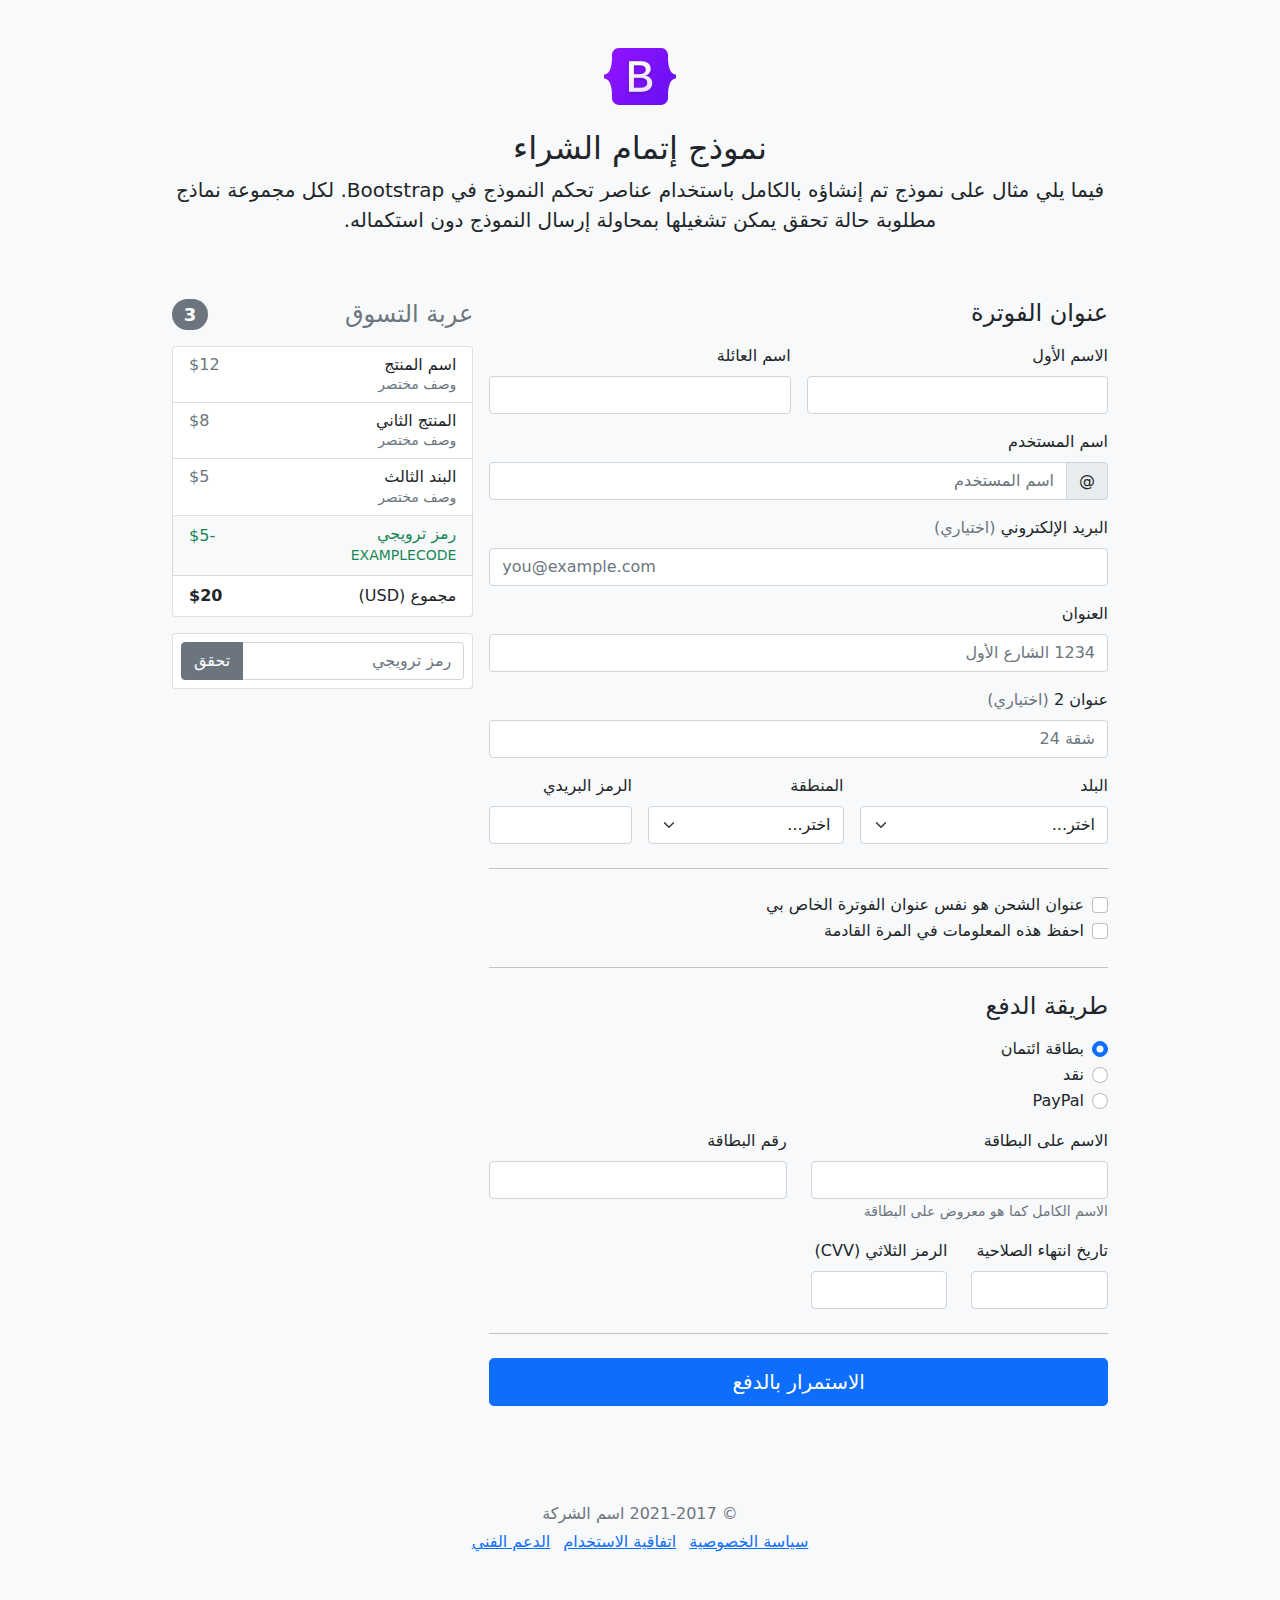
<file: bootstrap-5.1.3-examples/checkout-rtl/index.html>
<!doctype html>
<html lang="ar" dir="rtl">
  <head>
    <meta charset="utf-8">
    <meta name="viewport" content="width=device-width, initial-scale=1">
    <meta name="description" content="">
    <meta name="author" content="Mark Otto, Jacob Thornton, and Bootstrap contributors">
    <meta name="generator" content="Hugo 0.88.1">
    <title>مثال إتمام الشراء · Bootstrap v5.1</title>

    <link rel="canonical" href="https://getbootstrap.com/docs/5.1/examples/checkout-rtl/">

    

    <!-- Bootstrap core CSS -->
<link href="../assets/dist/css/bootstrap.rtl.min.css" rel="stylesheet">

    <style>
      .bd-placeholder-img {
        font-size: 1.125rem;
        text-anchor: middle;
        -webkit-user-select: none;
        -moz-user-select: none;
        user-select: none;
      }

      @media (min-width: 768px) {
        .bd-placeholder-img-lg {
          font-size: 3.5rem;
        }
      }
    </style>

    
    <!-- Custom styles for this template -->
    <link href="../checkout/form-validation.css" rel="stylesheet">
  </head>
  <body class="bg-light">
    
<div class="container">
  <main>
    <div class="py-5 text-center">
      <img class="d-block mx-auto mb-4" src="../assets/brand/bootstrap-logo.svg" alt="" width="72" height="57">
      <h2>نموذج إتمام الشراء</h2>
      <p class="lead">فيما يلي مثال على نموذج تم إنشاؤه بالكامل باستخدام عناصر تحكم النموذج في Bootstrap. لكل مجموعة نماذج مطلوبة حالة تحقق يمكن تشغيلها بمحاولة إرسال النموذج دون استكماله.</p>
    </div>

    <div class="row g-3">
      <div class="col-md-5 col-lg-4 order-md-last">
        <h4 class="d-flex justify-content-between align-items-center mb-3">
          <span class="text-muted">عربة التسوق</span>
          <span class="badge bg-secondary rounded-pill">3</span>
        </h4>
        <ul class="list-group mb-3">
          <li class="list-group-item d-flex justify-content-between lh-sm">
            <div>
              <h6 class="my-0">اسم المنتج</h6>
              <small class="text-muted">وصف مختصر</small>
            </div>
            <span class="text-muted">$12</span>
          </li>
          <li class="list-group-item d-flex justify-content-between lh-sm">
            <div>
              <h6 class="my-0">المنتج الثاني</h6>
              <small class="text-muted">وصف مختصر</small>
            </div>
            <span class="text-muted">$8</span>
          </li>
          <li class="list-group-item d-flex justify-content-between lh-sm">
            <div>
              <h6 class="my-0">البند الثالث</h6>
              <small class="text-muted">وصف مختصر</small>
            </div>
            <span class="text-muted">$5</span>
          </li>
          <li class="list-group-item d-flex justify-content-between bg-light">
            <div class="text-success">
              <h6 class="my-0">رمز ترويجي</h6>
              <small>EXAMPLECODE</small>
            </div>
            <span class="text-success">-$5</span>
          </li>
          <li class="list-group-item d-flex justify-content-between">
            <span>مجموع (USD)</span>
            <strong>$20</strong>
          </li>
        </ul>

        <form class="card p-2">
          <div class="input-group">
            <input type="text" class="form-control" placeholder="رمز ترويجي">
            <button type="submit" class="btn btn-secondary">تحقق</button>
          </div>
        </form>
      </div>
      <div class="col-md-7 col-lg-8">
        <h4 class="mb-3">عنوان الفوترة</h4>
        <form class="needs-validation" novalidate>
          <div class="row g-3">
            <div class="col-sm-6">
              <label for="firstName" class="form-label">الاسم الأول</label>
              <input type="text" class="form-control" id="firstName" placeholder="" value="" required>
              <div class="invalid-feedback">
                يرجى إدخال اسم أول صحيح.
              </div>
            </div>

            <div class="col-sm-6">
              <label for="lastName" class="form-label">اسم العائلة</label>
              <input type="text" class="form-control" id="lastName" placeholder="" value="" required>
              <div class="invalid-feedback">
                يرجى إدخال اسم عائلة صحيح.
              </div>
            </div>

            <div class="col-12">
              <label for="username" class="form-label">اسم المستخدم</label>
              <div class="input-group has-validation">
                <span class="input-group-text">@</span>
                <input type="text" class="form-control" id="username" placeholder="اسم المستخدم" required>
              <div class="invalid-feedback">
                اسم المستخدم الخاص بك مطلوب.
                </div>
              </div>
            </div>

            <div class="col-12">
              <label for="email" class="form-label">البريد الإلكتروني <span class="text-muted">(اختياري)</span></label>
              <input type="email" class="form-control" id="email" placeholder="you@example.com">
              <div class="invalid-feedback">
                يرجى إدخال عنوان بريد إلكتروني صحيح لتصلكم تحديثات الشحن.
              </div>
            </div>

            <div class="col-12">
              <label for="address" class="form-label">العنوان</label>
              <input type="text" class="form-control" id="address" placeholder="1234 الشارع الأول" required>
              <div class="invalid-feedback">
                يرجى إدخال عنوان الشحن الخاص بك.
              </div>
            </div>

            <div class="col-12">
              <label for="address2" class="form-label">عنوان 2 <span class="text-muted">(اختياري)</span></label>
              <input type="text" class="form-control" id="address2" placeholder="شقة 24">
            </div>

            <div class="col-md-5">
              <label for="country" class="form-label">البلد</label>
              <select class="form-select" id="country" required>
                <option value="">اختر...</option>
                <option>الولايات المتحدة الأمريكية</option>
              </select>
              <div class="invalid-feedback">
                يرجى اختيار بلد صحيح.
              </div>
            </div>

            <div class="col-md-4">
              <label for="state" class="form-label">المنطقة</label>
              <select class="form-select" id="state" required>
                <option value="">اختر...</option>
                <option>كاليفورنيا</option>
              </select>
              <div class="invalid-feedback">
                يرجى اختيار اسم منطقة صحيح.
              </div>
            </div>

            <div class="col-md-3">
              <label for="zip" class="form-label">الرمز البريدي</label>
              <input type="text" class="form-control" id="zip" placeholder="" required>
              <div class="invalid-feedback">
                الرمز البريدي مطلوب.
              </div>
            </div>
          </div>

          <hr class="my-4">

          <div class="form-check">
            <input type="checkbox" class="form-check-input" id="same-address">
            <label class="form-check-label" for="same-address">عنوان الشحن هو نفس عنوان الفوترة الخاص بي</label>
          </div>

          <div class="form-check">
            <input type="checkbox" class="form-check-input" id="save-info">
            <label class="form-check-label" for="save-info">احفظ هذه المعلومات في المرة القادمة</label>
          </div>

          <hr class="my-4">

          <h4 class="mb-3">طريقة الدفع</h4>

          <div class="my-3">
            <div class="form-check">
              <input id="credit" name="paymentMethod" type="radio" class="form-check-input" checked required>
              <label class="form-check-label" for="credit">بطاقة ائتمان</label>
            </div>
            <div class="form-check">
              <input id="cash" name="paymentMethod" type="radio" class="form-check-input" required>
              <label class="form-check-label" for="cash">نقد</label>
            </div>
            <div class="form-check">
              <input id="paypal" name="paymentMethod" type="radio" class="form-check-input" required>
              <label class="form-check-label" for="paypal">PayPal</label>
            </div>
          </div>

          <div class="row gy-3">
            <div class="col-md-6">
              <label for="cc-name" class="form-label">الاسم على البطاقة</label>
              <input type="text" class="form-control" id="cc-name" placeholder="" required>
              <small class="text-muted">الاسم الكامل كما هو معروض على البطاقة</small>
              <div class="invalid-feedback">
                الاسم على البطاقة مطلوب
              </div>
            </div>

            <div class="col-md-6">
              <label for="cc-number" class="form-label">رقم البطاقة</label>
              <input type="text" class="form-control" id="cc-number" placeholder="" required>
              <div class="invalid-feedback">
                رقم بطاقة الائتمان مطلوب
              </div>
            </div>

            <div class="col-md-3">
              <label for="cc-expiration" class="form-label">تاريخ انتهاء الصلاحية</label>
              <input type="text" class="form-control" id="cc-expiration" placeholder="" required>
              <div class="invalid-feedback">
                تاريخ انتهاء الصلاحية مطلوب
              </div>
            </div>

            <div class="col-md-3">
              <label for="cc-cvv" class="form-label">الرمز الثلاثي (CVV)</label>
              <input type="text" class="form-control" id="cc-cvv" placeholder="" required>
              <div class="invalid-feedback">
                رمز الحماية مطلوب
              </div>
            </div>
          </div>

          <hr class="my-4">

          <button class="w-100 btn btn-primary btn-lg" type="submit">الاستمرار بالدفع</button>
        </form>
      </div>
    </div>
  </main>
  <footer class="my-5 pt-5 text-muted text-center text-small">
    <p class="mb-1">&copy; 2021-2017 اسم الشركة</p>
    <ul class="list-inline">
      <li class="list-inline-item"><a href="#">سياسة الخصوصية</a></li>
      <li class="list-inline-item"><a href="#">اتفاقية الاستخدام</a></li>
      <li class="list-inline-item"><a href="#">الدعم الفني</a></li>
    </ul>
  </footer>
</div>


    <script src="../assets/dist/js/bootstrap.bundle.min.js"></script>

      <script src="../checkout/form-validation.js"></script>
  </body>
</html>
</file>
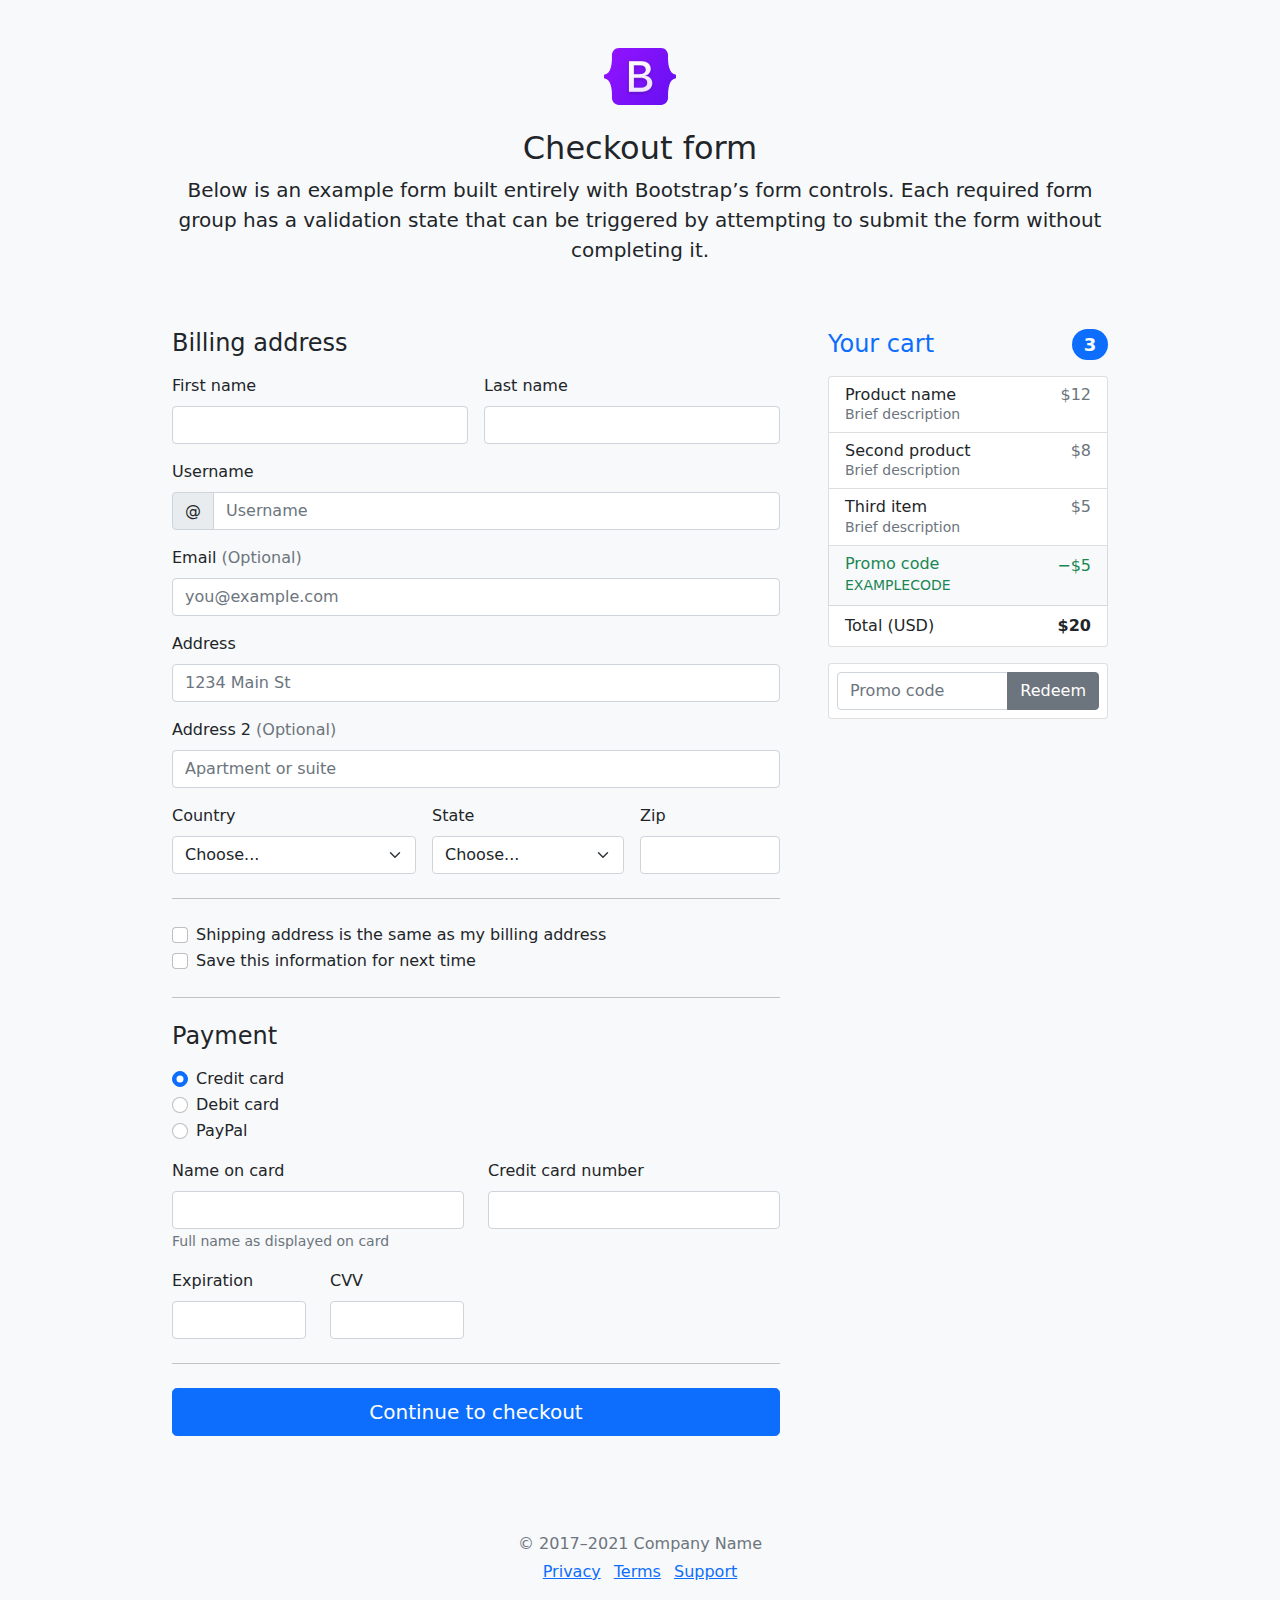
<file: bootstrap-5.1.3-examples/checkout/index.html>
<!doctype html>
<html lang="en">
  <head>
    <meta charset="utf-8">
    <meta name="viewport" content="width=device-width, initial-scale=1">
    <meta name="description" content="">
    <meta name="author" content="Mark Otto, Jacob Thornton, and Bootstrap contributors">
    <meta name="generator" content="Hugo 0.88.1">
    <title>Checkout example · Bootstrap v5.1</title>

    <link rel="canonical" href="https://getbootstrap.com/docs/5.1/examples/checkout/">

    

    <!-- Bootstrap core CSS -->
<link href="../assets/dist/css/bootstrap.min.css" rel="stylesheet">

    <style>
      .bd-placeholder-img {
        font-size: 1.125rem;
        text-anchor: middle;
        -webkit-user-select: none;
        -moz-user-select: none;
        user-select: none;
      }

      @media (min-width: 768px) {
        .bd-placeholder-img-lg {
          font-size: 3.5rem;
        }
      }
    </style>

    
    <!-- Custom styles for this template -->
    <link href="form-validation.css" rel="stylesheet">
  </head>
  <body class="bg-light">
    
<div class="container">
  <main>
    <div class="py-5 text-center">
      <img class="d-block mx-auto mb-4" src="../assets/brand/bootstrap-logo.svg" alt="" width="72" height="57">
      <h2>Checkout form</h2>
      <p class="lead">Below is an example form built entirely with Bootstrap’s form controls. Each required form group has a validation state that can be triggered by attempting to submit the form without completing it.</p>
    </div>

    <div class="row g-5">
      <div class="col-md-5 col-lg-4 order-md-last">
        <h4 class="d-flex justify-content-between align-items-center mb-3">
          <span class="text-primary">Your cart</span>
          <span class="badge bg-primary rounded-pill">3</span>
        </h4>
        <ul class="list-group mb-3">
          <li class="list-group-item d-flex justify-content-between lh-sm">
            <div>
              <h6 class="my-0">Product name</h6>
              <small class="text-muted">Brief description</small>
            </div>
            <span class="text-muted">$12</span>
          </li>
          <li class="list-group-item d-flex justify-content-between lh-sm">
            <div>
              <h6 class="my-0">Second product</h6>
              <small class="text-muted">Brief description</small>
            </div>
            <span class="text-muted">$8</span>
          </li>
          <li class="list-group-item d-flex justify-content-between lh-sm">
            <div>
              <h6 class="my-0">Third item</h6>
              <small class="text-muted">Brief description</small>
            </div>
            <span class="text-muted">$5</span>
          </li>
          <li class="list-group-item d-flex justify-content-between bg-light">
            <div class="text-success">
              <h6 class="my-0">Promo code</h6>
              <small>EXAMPLECODE</small>
            </div>
            <span class="text-success">−$5</span>
          </li>
          <li class="list-group-item d-flex justify-content-between">
            <span>Total (USD)</span>
            <strong>$20</strong>
          </li>
        </ul>

        <form class="card p-2">
          <div class="input-group">
            <input type="text" class="form-control" placeholder="Promo code">
            <button type="submit" class="btn btn-secondary">Redeem</button>
          </div>
        </form>
      </div>
      <div class="col-md-7 col-lg-8">
        <h4 class="mb-3">Billing address</h4>
        <form class="needs-validation" novalidate>
          <div class="row g-3">
            <div class="col-sm-6">
              <label for="firstName" class="form-label">First name</label>
              <input type="text" class="form-control" id="firstName" placeholder="" value="" required>
              <div class="invalid-feedback">
                Valid first name is required.
              </div>
            </div>

            <div class="col-sm-6">
              <label for="lastName" class="form-label">Last name</label>
              <input type="text" class="form-control" id="lastName" placeholder="" value="" required>
              <div class="invalid-feedback">
                Valid last name is required.
              </div>
            </div>

            <div class="col-12">
              <label for="username" class="form-label">Username</label>
              <div class="input-group has-validation">
                <span class="input-group-text">@</span>
                <input type="text" class="form-control" id="username" placeholder="Username" required>
              <div class="invalid-feedback">
                  Your username is required.
                </div>
              </div>
            </div>

            <div class="col-12">
              <label for="email" class="form-label">Email <span class="text-muted">(Optional)</span></label>
              <input type="email" class="form-control" id="email" placeholder="you@example.com">
              <div class="invalid-feedback">
                Please enter a valid email address for shipping updates.
              </div>
            </div>

            <div class="col-12">
              <label for="address" class="form-label">Address</label>
              <input type="text" class="form-control" id="address" placeholder="1234 Main St" required>
              <div class="invalid-feedback">
                Please enter your shipping address.
              </div>
            </div>

            <div class="col-12">
              <label for="address2" class="form-label">Address 2 <span class="text-muted">(Optional)</span></label>
              <input type="text" class="form-control" id="address2" placeholder="Apartment or suite">
            </div>

            <div class="col-md-5">
              <label for="country" class="form-label">Country</label>
              <select class="form-select" id="country" required>
                <option value="">Choose...</option>
                <option>United States</option>
              </select>
              <div class="invalid-feedback">
                Please select a valid country.
              </div>
            </div>

            <div class="col-md-4">
              <label for="state" class="form-label">State</label>
              <select class="form-select" id="state" required>
                <option value="">Choose...</option>
                <option>California</option>
              </select>
              <div class="invalid-feedback">
                Please provide a valid state.
              </div>
            </div>

            <div class="col-md-3">
              <label for="zip" class="form-label">Zip</label>
              <input type="text" class="form-control" id="zip" placeholder="" required>
              <div class="invalid-feedback">
                Zip code required.
              </div>
            </div>
          </div>

          <hr class="my-4">

          <div class="form-check">
            <input type="checkbox" class="form-check-input" id="same-address">
            <label class="form-check-label" for="same-address">Shipping address is the same as my billing address</label>
          </div>

          <div class="form-check">
            <input type="checkbox" class="form-check-input" id="save-info">
            <label class="form-check-label" for="save-info">Save this information for next time</label>
          </div>

          <hr class="my-4">

          <h4 class="mb-3">Payment</h4>

          <div class="my-3">
            <div class="form-check">
              <input id="credit" name="paymentMethod" type="radio" class="form-check-input" checked required>
              <label class="form-check-label" for="credit">Credit card</label>
            </div>
            <div class="form-check">
              <input id="debit" name="paymentMethod" type="radio" class="form-check-input" required>
              <label class="form-check-label" for="debit">Debit card</label>
            </div>
            <div class="form-check">
              <input id="paypal" name="paymentMethod" type="radio" class="form-check-input" required>
              <label class="form-check-label" for="paypal">PayPal</label>
            </div>
          </div>

          <div class="row gy-3">
            <div class="col-md-6">
              <label for="cc-name" class="form-label">Name on card</label>
              <input type="text" class="form-control" id="cc-name" placeholder="" required>
              <small class="text-muted">Full name as displayed on card</small>
              <div class="invalid-feedback">
                Name on card is required
              </div>
            </div>

            <div class="col-md-6">
              <label for="cc-number" class="form-label">Credit card number</label>
              <input type="text" class="form-control" id="cc-number" placeholder="" required>
              <div class="invalid-feedback">
                Credit card number is required
              </div>
            </div>

            <div class="col-md-3">
              <label for="cc-expiration" class="form-label">Expiration</label>
              <input type="text" class="form-control" id="cc-expiration" placeholder="" required>
              <div class="invalid-feedback">
                Expiration date required
              </div>
            </div>

            <div class="col-md-3">
              <label for="cc-cvv" class="form-label">CVV</label>
              <input type="text" class="form-control" id="cc-cvv" placeholder="" required>
              <div class="invalid-feedback">
                Security code required
              </div>
            </div>
          </div>

          <hr class="my-4">

          <button class="w-100 btn btn-primary btn-lg" type="submit">Continue to checkout</button>
        </form>
      </div>
    </div>
  </main>

  <footer class="my-5 pt-5 text-muted text-center text-small">
    <p class="mb-1">&copy; 2017–2021 Company Name</p>
    <ul class="list-inline">
      <li class="list-inline-item"><a href="#">Privacy</a></li>
      <li class="list-inline-item"><a href="#">Terms</a></li>
      <li class="list-inline-item"><a href="#">Support</a></li>
    </ul>
  </footer>
</div>


    <script src="../assets/dist/js/bootstrap.bundle.min.js"></script>

      <script src="form-validation.js"></script>
  </body>
</html>
</file>
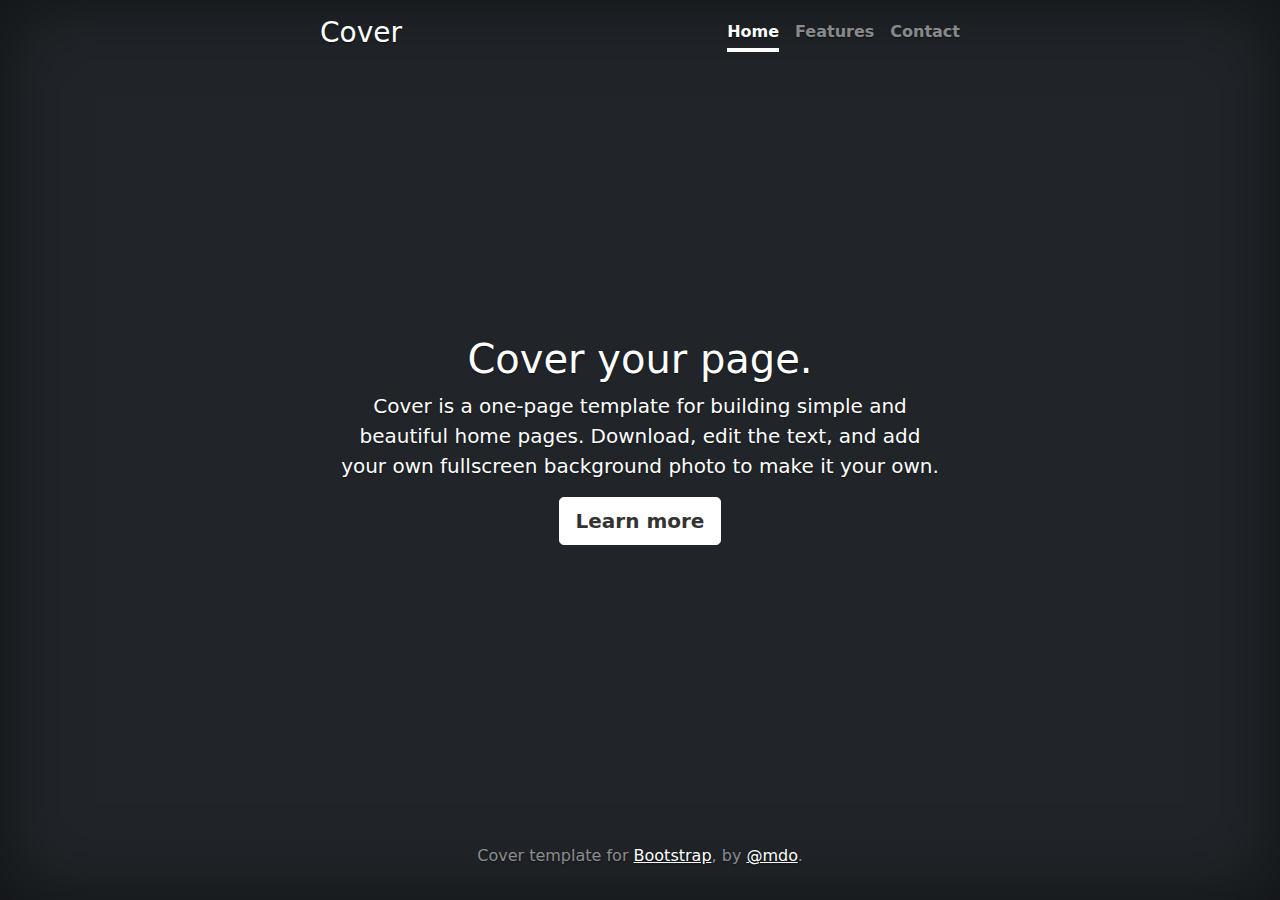
<file: bootstrap-5.1.3-examples/cover/index.html>
<!doctype html>
<html lang="en" class="h-100">
  <head>
    <meta charset="utf-8">
    <meta name="viewport" content="width=device-width, initial-scale=1">
    <meta name="description" content="">
    <meta name="author" content="Mark Otto, Jacob Thornton, and Bootstrap contributors">
    <meta name="generator" content="Hugo 0.88.1">
    <title>Cover Template · Bootstrap v5.1</title>

    <link rel="canonical" href="https://getbootstrap.com/docs/5.1/examples/cover/">

    

    <!-- Bootstrap core CSS -->
<link href="../assets/dist/css/bootstrap.min.css" rel="stylesheet">

    <style>
      .bd-placeholder-img {
        font-size: 1.125rem;
        text-anchor: middle;
        -webkit-user-select: none;
        -moz-user-select: none;
        user-select: none;
      }

      @media (min-width: 768px) {
        .bd-placeholder-img-lg {
          font-size: 3.5rem;
        }
      }
    </style>

    
    <!-- Custom styles for this template -->
    <link href="cover.css" rel="stylesheet">
  </head>
  <body class="d-flex h-100 text-center text-white bg-dark">
    
<div class="cover-container d-flex w-100 h-100 p-3 mx-auto flex-column">
  <header class="mb-auto">
    <div>
      <h3 class="float-md-start mb-0">Cover</h3>
      <nav class="nav nav-masthead justify-content-center float-md-end">
        <a class="nav-link active" aria-current="page" href="#">Home</a>
        <a class="nav-link" href="#">Features</a>
        <a class="nav-link" href="#">Contact</a>
      </nav>
    </div>
  </header>

  <main class="px-3">
    <h1>Cover your page.</h1>
    <p class="lead">Cover is a one-page template for building simple and beautiful home pages. Download, edit the text, and add your own fullscreen background photo to make it your own.</p>
    <p class="lead">
      <a href="#" class="btn btn-lg btn-secondary fw-bold border-white bg-white">Learn more</a>
    </p>
  </main>

  <footer class="mt-auto text-white-50">
    <p>Cover template for <a href="https://getbootstrap.com/" class="text-white">Bootstrap</a>, by <a href="https://twitter.com/mdo" class="text-white">@mdo</a>.</p>
  </footer>
</div>


    
  </body>
</html>
</file>
<file: css/css.css>
/* Para el body de toda la pagina */
body{
    background-color: whitesmoke;
    color: rgb(255, 0, 149);
    margin: 0;
    text-align: center;
}

/*Menu de arriba*/
.menu{
    background-color: #3F377A;
    height: 200px;
    width: 100%;
    margin-top: 0;

}
/* Social media y links con fotos, tambien esta anidado con la parte de arriba */
.socialmedia{
    text-align: center;
    color: white;
    font-size: 25px;
}
.menusocialmedia{
    height: 30px;
    width: 150px;
    display: inline-block;
    float: right;
    margin-right: 20px;
    margin-top: 60px;
}
.facebook{
    height: 35px;
    width: 35px;
    
}
.instagram{
    height: 35px;
    width: 35px;
    margin-left: 5px;
   
}
.whatsapp{
    height: 35px;
    width: 35px;
    margin-left: 10px;
    
}
/* Fin de la parte de arriba */

/* Textos en pantalla, uso comun, sin modificaciones  */
h1,h2,h3,h4,h5,h6{
    text-align: center;
}


.hola{
    text-decoration:underline;
    color: rgb(219, 219, 39);

}
.nube1{
    position: absolute;
    padding-left: 40px;
}
.nube2{
    position: absolute;
    padding-left: 65px;
}
.montaña{
    margin-top: 30px;
    margin-bottom: 30px;
}
.divmedio{
    position: relative;
    padding-top: 45px;
}
/* Ahora añadire fotos de mi libro y una descripcion*/
.milibro{
    text-align: center;
    padding-top: 25px;
    font-size: 65px;
}
.escondiditas{
    padding-top: 35px;
    margin: 0;
    font-size: 45px;
}
.fotosdellibro{
    height: 40px;
    width: 150px;
    margin-top: 1px;
    padding-right: 35px;
}

/* Esto es para los logos de iconos de linkedin e email */
.div-linkedin{
    height: 125px;
    width: 50%;
    margin: 75px auto 35px auto;
    text-align: left;
    position: relative;
    
}
.linkedin1{
    height: 100px;
    width: 100px;
    float: left;
    margin-top: 20px;
    margin-right: 30px;
    margin-left: 30px;
    
}
.div-email{
    height: 125px;
    width: 50%;
    margin: 75px auto 35px auto;
    text-align: right;
    position: relative;
}
.email{
    height: 100px;
    width: 100px;
    float: right;
    margin-top: 20px;
    margin-right: 30px;
    margin-left: 30px;
}
hr{
    border: dotted pink 6px;
    border-top: none;
    width: 200px;
}
.footer{
    background-color: pink;
    height: 100px;
    width: 100%;
    
}
.footerp{
    padding-top: 15px;
}
</file>
<file: bootstrap-5.1.3-examples/blog/blog.rtl.css>
/* stylelint-disable selector-list-comma-newline-after */

.blog-header {
  line-height: 1;
  border-bottom: 1px solid #e5e5e5;
}

.blog-header-logo {
  font-family: Amiri, Georgia, "Times New Roman", serif;
  font-size: 2.25rem;
}

.blog-header-logo:hover {
  text-decoration: none;
}

h1, h2, h3, h4, h5, h6 {
  font-family: Amiri, Georgia, "Times New Roman", serif;
}

.display-4 {
  font-size: 2.5rem;
}
@media (min-width: 768px) {
  .display-4 {
    font-size: 3rem;
  }
}

.nav-scroller {
  position: relative;
  z-index: 2;
  height: 2.75rem;
  overflow-y: hidden;
}

.nav-scroller .nav {
  display: flex;
  flex-wrap: nowrap;
  padding-bottom: 1rem;
  margin-top: -1px;
  overflow-x: auto;
  text-align: center;
  white-space: nowrap;
  -webkit-overflow-scrolling: touch;
}

.nav-scroller .nav-link {
  padding-top: .75rem;
  padding-bottom: .75rem;
  font-size: .875rem;
}

.card-img-right {
  height: 100%;
  border-radius: 3px 0 0 3px;
}

.flex-auto {
  flex: 0 0 auto;
}

.h-250 { height: 250px; }
@media (min-width: 768px) {
  .h-md-250 { height: 250px; }
}

/* Pagination */
.blog-pagination {
  margin-bottom: 4rem;
}
.blog-pagination > .btn {
  border-radius: 2rem;
}

/*
 * Blog posts
 */
.blog-post {
  margin-bottom: 4rem;
}
.blog-post-title {
  margin-bottom: .25rem;
  font-size: 2.5rem;
}
.blog-post-meta {
  margin-bottom: 1.25rem;
  color: #727272;
}

/*
 * Footer
 */
.blog-footer {
  padding: 2.5rem 0;
  color: #727272;
  text-align: center;
  background-color: #f9f9f9;
  border-top: .05rem solid #e5e5e5;
}
.blog-footer p:last-child {
  margin-bottom: 0;
}
</file>
<file: bootstrap-5.1.3-examples/blog/blog.css>
/* stylelint-disable selector-list-comma-newline-after */

.blog-header {
  line-height: 1;
  border-bottom: 1px solid #e5e5e5;
}

.blog-header-logo {
  font-family: "Playfair Display", Georgia, "Times New Roman", serif/*rtl:Amiri, Georgia, "Times New Roman", serif*/;
  font-size: 2.25rem;
}

.blog-header-logo:hover {
  text-decoration: none;
}

h1, h2, h3, h4, h5, h6 {
  font-family: "Playfair Display", Georgia, "Times New Roman", serif/*rtl:Amiri, Georgia, "Times New Roman", serif*/;
}

.display-4 {
  font-size: 2.5rem;
}
@media (min-width: 768px) {
  .display-4 {
    font-size: 3rem;
  }
}

.nav-scroller {
  position: relative;
  z-index: 2;
  height: 2.75rem;
  overflow-y: hidden;
}

.nav-scroller .nav {
  display: flex;
  flex-wrap: nowrap;
  padding-bottom: 1rem;
  margin-top: -1px;
  overflow-x: auto;
  text-align: center;
  white-space: nowrap;
  -webkit-overflow-scrolling: touch;
}

.nav-scroller .nav-link {
  padding-top: .75rem;
  padding-bottom: .75rem;
  font-size: .875rem;
}

.card-img-right {
  height: 100%;
  border-radius: 0 3px 3px 0;
}

.flex-auto {
  flex: 0 0 auto;
}

.h-250 { height: 250px; }
@media (min-width: 768px) {
  .h-md-250 { height: 250px; }
}

/* Pagination */
.blog-pagination {
  margin-bottom: 4rem;
}
.blog-pagination > .btn {
  border-radius: 2rem;
}

/*
 * Blog posts
 */
.blog-post {
  margin-bottom: 4rem;
}
.blog-post-title {
  margin-bottom: .25rem;
  font-size: 2.5rem;
}
.blog-post-meta {
  margin-bottom: 1.25rem;
  color: #727272;
}

/*
 * Footer
 */
.blog-footer {
  padding: 2.5rem 0;
  color: #727272;
  text-align: center;
  background-color: #f9f9f9;
  border-top: .05rem solid #e5e5e5;
}
.blog-footer p:last-child {
  margin-bottom: 0;
}
</file>
<file: bootstrap-5.1.3-examples/carousel/carousel.rtl.css>
/* GLOBAL STYLES
-------------------------------------------------- */
/* Padding below the footer and lighter body text */

body {
  padding-top: 3rem;
  padding-bottom: 3rem;
  color: #5a5a5a;
}


/* CUSTOMIZE THE CAROUSEL
-------------------------------------------------- */

/* Carousel base class */
.carousel {
  margin-bottom: 4rem;
}
/* Since positioning the image, we need to help out the caption */
.carousel-caption {
  bottom: 3rem;
  z-index: 10;
}

/* Declare heights because of positioning of img element */
.carousel-item {
  height: 32rem;
}
.carousel-item > img {
  position: absolute;
  top: 0;
  right: 0;
  min-width: 100%;
  height: 32rem;
}


/* MARKETING CONTENT
-------------------------------------------------- */

/* Center align the text within the three columns below the carousel */
.marketing .col-lg-4 {
  margin-bottom: 1.5rem;
  text-align: center;
}
.marketing h2 {
  font-weight: 400;
}
.marketing .col-lg-4 p {
  margin-right: .75rem;
  margin-left: .75rem;
}


/* Featurettes
------------------------- */

.featurette-divider {
  margin: 5rem 0; /* Space out the Bootstrap <hr> more */
}

/* Thin out the marketing headings */
.featurette-heading {
  font-weight: 300;
  line-height: 1;
}


/* RESPONSIVE CSS
-------------------------------------------------- */

@media (min-width: 40em) {
  /* Bump up size of carousel content */
  .carousel-caption p {
    margin-bottom: 1.25rem;
    font-size: 1.25rem;
    line-height: 1.4;
  }

  .featurette-heading {
    font-size: 50px;
  }
}

@media (min-width: 62em) {
  .featurette-heading {
    margin-top: 7rem;
  }
}
</file>
<file: bootstrap-5.1.3-examples/carousel/carousel.css>
/* GLOBAL STYLES
-------------------------------------------------- */
/* Padding below the footer and lighter body text */

body {
  padding-top: 3rem;
  padding-bottom: 3rem;
  color: #5a5a5a;
}


/* CUSTOMIZE THE CAROUSEL
-------------------------------------------------- */

/* Carousel base class */
.carousel {
  margin-bottom: 4rem;
}
/* Since positioning the image, we need to help out the caption */
.carousel-caption {
  bottom: 3rem;
  z-index: 10;
}

/* Declare heights because of positioning of img element */
.carousel-item {
  height: 32rem;
}
.carousel-item > img {
  position: absolute;
  top: 0;
  left: 0;
  min-width: 100%;
  height: 32rem;
}


/* MARKETING CONTENT
-------------------------------------------------- */

/* Center align the text within the three columns below the carousel */
.marketing .col-lg-4 {
  margin-bottom: 1.5rem;
  text-align: center;
}
.marketing h2 {
  font-weight: 400;
}
/* rtl:begin:ignore */
.marketing .col-lg-4 p {
  margin-right: .75rem;
  margin-left: .75rem;
}
/* rtl:end:ignore */


/* Featurettes
------------------------- */

.featurette-divider {
  margin: 5rem 0; /* Space out the Bootstrap <hr> more */
}

/* Thin out the marketing headings */
.featurette-heading {
  font-weight: 300;
  line-height: 1;
  /* rtl:remove */
  letter-spacing: -.05rem;
}


/* RESPONSIVE CSS
-------------------------------------------------- */

@media (min-width: 40em) {
  /* Bump up size of carousel content */
  .carousel-caption p {
    margin-bottom: 1.25rem;
    font-size: 1.25rem;
    line-height: 1.4;
  }

  .featurette-heading {
    font-size: 50px;
  }
}

@media (min-width: 62em) {
  .featurette-heading {
    margin-top: 7rem;
  }
}
</file>
<file: bootstrap-5.1.3-examples/checkout/form-validation.css>
.container {
  max-width: 960px;
}
</file>
<file: bootstrap-5.1.3-examples/cover/cover.css>
/*
 * Globals
 */


/* Custom default button */
.btn-secondary,
.btn-secondary:hover,
.btn-secondary:focus {
  color: #333;
  text-shadow: none; /* Prevent inheritance from `body` */
}


/*
 * Base structure
 */

body {
  text-shadow: 0 .05rem .1rem rgba(0, 0, 0, .5);
  box-shadow: inset 0 0 5rem rgba(0, 0, 0, .5);
}

.cover-container {
  max-width: 42em;
}


/*
 * Header
 */

.nav-masthead .nav-link {
  padding: .25rem 0;
  font-weight: 700;
  color: rgba(255, 255, 255, .5);
  background-color: transparent;
  border-bottom: .25rem solid transparent;
}

.nav-masthead .nav-link:hover,
.nav-masthead .nav-link:focus {
  border-bottom-color: rgba(255, 255, 255, .25);
}

.nav-masthead .nav-link + .nav-link {
  margin-left: 1rem;
}

.nav-masthead .active {
  color: #fff;
  border-bottom-color: #fff;
}
</file>
<file: bootstrap-5.1.3-examples/cheatsheet/cheatsheet.rtl.css>
body {
  scroll-behavior: smooth;
}

/**
 * Bootstrap "Journal code" icon
 * @link https://icons.getbootstrap.com/icons/journal-code/
 */
.bd-heading a::before {
  display: inline-block;
  width: 1em;
  height: 1em;
  margin-left: .25rem;
  content: "";
  background-image: url("data:image/svg+xml,%3Csvg xmlns='http://www.w3.org/2000/svg' fill='%25230d6efd' viewBox='0 0 16 16'%3E%3Cpath d='M4 1h8a2 2 0 0 1 2 2v10a2 2 0 0 1-2 2H4a2 2 0 0 1-2-2h1a1 1 0 0 0 1 1h8a1 1 0 0 0 1-1V3a1 1 0 0 0-1-1H4a1 1 0 0 0-1 1H2a2 2 0 0 1 2-2z'/%3E%3Cpath d='M2 5v-.5a.5.5 0 0 1 1 0V5h.5a.5.5 0 0 1 0 1h-2a.5.5 0 0 1 0-1H2zm0 3v-.5a.5.5 0 0 1 1 0V8h.5a.5.5 0 0 1 0 1h-2a.5.5 0 0 1 0-1H2zm0 3v-.5a.5.5 0 0 1 1 0v.5h.5a.5.5 0 0 1 0 1h-2a.5.5 0 0 1 0-1H2z'/%3E%3Cpath fill-rule='evenodd' d='M8.646 5.646a.5.5 0 0 1 .708 0l2 2a.5.5 0 0 1 0 .708l-2 2a.5.5 0 0 1-.708-.708L10.293 8 8.646 6.354a.5.5 0 0 1 0-.708zm-1.292 0a.5.5 0 0 0-.708 0l-2 2a.5.5 0 0 0 0 .708l2 2a.5.5 0 0 0 .708-.708L5.707 8l1.647-1.646a.5.5 0 0 0 0-.708z'/%3E%3C/svg%3E");
  background-size: 1em;
}

/* stylelint-disable-next-line selector-max-universal */
.bd-heading + div > * + * {
  margin-top: 3rem;
}

/* Table of contents */
.bd-aside a {
  padding: .1875rem .5rem;
  margin-top: .125rem;
  margin-right: .3125rem;
  color: rgba(0, 0, 0, .65);
  text-decoration: none;
}

.bd-aside a:hover,
.bd-aside a:focus {
  color: rgba(0, 0, 0, .85);
  background-color: rgba(121, 82, 179, .1);
}

.bd-aside .active {
  font-weight: 600;
  color: rgba(0, 0, 0, .85);
}

.bd-aside .btn {
  padding: .25rem .5rem;
  font-weight: 600;
  color: rgba(0, 0, 0, .65);
  border: 0;
}

.bd-aside .btn:hover,
.bd-aside .btn:focus {
  color: rgba(0, 0, 0, .85);
  background-color: rgba(121, 82, 179, .1);
}

.bd-aside .btn:focus {
  box-shadow: 0 0 0 1px rgba(121, 82, 179, .7);
}

.bd-aside .btn::before {
  width: 1.25em;
  line-height: 0;
  content: url("data:image/svg+xml,%3csvg xmlns='http://www.w3.org/2000/svg' width='16' height='16' viewBox='0 0 16 16'%3e%3cpath fill='none' stroke='rgba%280,0,0,.5%29' stroke-linecap='round' stroke-linejoin='round' stroke-width='2' d='M5 14l6-6-6-6'/%3e%3c/svg%3e");
  transition: transform .35s ease;
  transform: rotate(180deg) translateX(-2px);
  transform-origin: .5em 50%;
}

.bd-aside .btn[aria-expanded="true"]::before {
  transform: rotate(90deg);
}


/* Examples */
.scrollspy-example {
  position: relative;
  height: 200px;
  margin-top: .5rem;
  overflow: auto;
}

[id="modal"] .bd-example .btn,
[id="buttons"] .bd-example .btn,
[id="tooltips"] .bd-example .btn,
[id="popovers"] .bd-example .btn,
[id="dropdowns"] .bd-example .btn-group,
[id="dropdowns"] .bd-example .dropdown,
[id="dropdowns"] .bd-example .dropup,
[id="dropdowns"] .bd-example .dropend,
[id="dropdowns"] .bd-example .dropstart {
  margin: 0 0 1rem 1rem;
}

/* Layout */
@media (min-width: 1200px) {
  body {
    display: grid;
    gap: 1rem;
    grid-template-columns: 1fr 4fr 1fr;
    grid-template-rows: auto;
  }

  .bd-header {
    position: fixed;
    top: 0;
    right: 0;
    left: 0;
    z-index: 1030;
    grid-column: 1 / span 3;
  }

  .bd-aside,
  .bd-cheatsheet {
    padding-top: 4rem;
  }

  /**
   * 1. Too bad only Firefox supports subgrids ATM
   */
  .bd-cheatsheet,
  .bd-cheatsheet section,
  .bd-cheatsheet article {
    display: inherit; /* 1 */
    gap: inherit; /* 1 */
    grid-template-columns: 1fr 4fr;
    grid-column: 1 / span 2;
    grid-template-rows: auto;
  }

  .bd-aside {
    grid-area: 1 / 3;
    scroll-margin-top: 4rem;
  }

  .bd-cheatsheet section,
  .bd-cheatsheet section > h2 {
    top: 2rem;
    scroll-margin-top: 2rem;
  }

  .bd-cheatsheet section > h2::before {
    position: absolute;
    top: 0;
    right: 0;
    bottom: -2rem;
    left: 0;
    z-index: -1;
    content: "";
    background-image: linear-gradient(to bottom, rgba(255, 255, 255, 1) calc(100% - 3rem), rgba(255, 255, 255, .01));
  }

  .bd-cheatsheet article,
  .bd-cheatsheet .bd-heading {
    top: 8rem;
    scroll-margin-top: 8rem;
  }

  .bd-cheatsheet .bd-heading {
    z-index: 1;
  }
}
</file>
<file: bootstrap-5.1.3-examples/cheatsheet/cheatsheet.css>
body {
  scroll-behavior: smooth;
}

/**
 * Bootstrap "Journal code" icon
 * @link https://icons.getbootstrap.com/icons/journal-code/
 */
.bd-heading a::before {
  display: inline-block;
  width: 1em;
  height: 1em;
  margin-right: .25rem;
  content: "";
  background-image: url("data:image/svg+xml,%3Csvg xmlns='http://www.w3.org/2000/svg' fill='%25230d6efd' viewBox='0 0 16 16'%3E%3Cpath d='M4 1h8a2 2 0 0 1 2 2v10a2 2 0 0 1-2 2H4a2 2 0 0 1-2-2h1a1 1 0 0 0 1 1h8a1 1 0 0 0 1-1V3a1 1 0 0 0-1-1H4a1 1 0 0 0-1 1H2a2 2 0 0 1 2-2z'/%3E%3Cpath d='M2 5v-.5a.5.5 0 0 1 1 0V5h.5a.5.5 0 0 1 0 1h-2a.5.5 0 0 1 0-1H2zm0 3v-.5a.5.5 0 0 1 1 0V8h.5a.5.5 0 0 1 0 1h-2a.5.5 0 0 1 0-1H2zm0 3v-.5a.5.5 0 0 1 1 0v.5h.5a.5.5 0 0 1 0 1h-2a.5.5 0 0 1 0-1H2z'/%3E%3Cpath fill-rule='evenodd' d='M8.646 5.646a.5.5 0 0 1 .708 0l2 2a.5.5 0 0 1 0 .708l-2 2a.5.5 0 0 1-.708-.708L10.293 8 8.646 6.354a.5.5 0 0 1 0-.708zm-1.292 0a.5.5 0 0 0-.708 0l-2 2a.5.5 0 0 0 0 .708l2 2a.5.5 0 0 0 .708-.708L5.707 8l1.647-1.646a.5.5 0 0 0 0-.708z'/%3E%3C/svg%3E");
  background-size: 1em;
}

/* stylelint-disable-next-line selector-max-universal */
.bd-heading + div > * + * {
  margin-top: 3rem;
}

/* Table of contents */
.bd-aside a {
  padding: .1875rem .5rem;
  margin-top: .125rem;
  margin-left: .3125rem;
  color: rgba(0, 0, 0, .65);
  text-decoration: none;
}

.bd-aside a:hover,
.bd-aside a:focus {
  color: rgba(0, 0, 0, .85);
  background-color: rgba(121, 82, 179, .1);
}

.bd-aside .active {
  font-weight: 600;
  color: rgba(0, 0, 0, .85);
}

.bd-aside .btn {
  padding: .25rem .5rem;
  font-weight: 600;
  color: rgba(0, 0, 0, .65);
  border: 0;
}

.bd-aside .btn:hover,
.bd-aside .btn:focus {
  color: rgba(0, 0, 0, .85);
  background-color: rgba(121, 82, 179, .1);
}

.bd-aside .btn:focus {
  box-shadow: 0 0 0 1px rgba(121, 82, 179, .7);
}

.bd-aside .btn::before {
  width: 1.25em;
  line-height: 0;
  content: url("data:image/svg+xml,%3csvg xmlns='http://www.w3.org/2000/svg' width='16' height='16' viewBox='0 0 16 16'%3e%3cpath fill='none' stroke='rgba%280,0,0,.5%29' stroke-linecap='round' stroke-linejoin='round' stroke-width='2' d='M5 14l6-6-6-6'/%3e%3c/svg%3e");
  transition: transform .35s ease;

  /* rtl:raw:
  transform: rotate(180deg) translateX(-2px);
  */
  transform-origin: .5em 50%;
}

.bd-aside .btn[aria-expanded="true"]::before {
  transform: rotate(90deg)/* rtl:ignore */;
}


/* Examples */
.scrollspy-example {
  position: relative;
  height: 200px;
  margin-top: .5rem;
  overflow: auto;
}

[id="modal"] .bd-example .btn,
[id="buttons"] .bd-example .btn,
[id="tooltips"] .bd-example .btn,
[id="popovers"] .bd-example .btn,
[id="dropdowns"] .bd-example .btn-group,
[id="dropdowns"] .bd-example .dropdown,
[id="dropdowns"] .bd-example .dropup,
[id="dropdowns"] .bd-example .dropend,
[id="dropdowns"] .bd-example .dropstart {
  margin: 0 1rem 1rem 0;
}

/* Layout */
@media (min-width: 1200px) {
  body {
    display: grid;
    gap: 1rem;
    grid-template-columns: 1fr 4fr 1fr;
    grid-template-rows: auto;
  }

  .bd-header {
    position: fixed;
    top: 0;
    /* rtl:begin:ignore */
    right: 0;
    left: 0;
    /* rtl:end:ignore */
    z-index: 1030;
    grid-column: 1 / span 3;
  }

  .bd-aside,
  .bd-cheatsheet {
    padding-top: 4rem;
  }

  /**
   * 1. Too bad only Firefox supports subgrids ATM
   */
  .bd-cheatsheet,
  .bd-cheatsheet section,
  .bd-cheatsheet article {
    display: inherit; /* 1 */
    gap: inherit; /* 1 */
    grid-template-columns: 1fr 4fr;
    grid-column: 1 / span 2;
    grid-template-rows: auto;
  }

  .bd-aside {
    grid-area: 1 / 3;
    scroll-margin-top: 4rem;
  }

  .bd-cheatsheet section,
  .bd-cheatsheet section > h2 {
    top: 2rem;
    scroll-margin-top: 2rem;
  }

  .bd-cheatsheet section > h2::before {
    position: absolute;
    /* rtl:begin:ignore */
    top: 0;
    right: 0;
    bottom: -2rem;
    left: 0;
    /* rtl:end:ignore */
    z-index: -1;
    content: "";
    background-image: linear-gradient(to bottom, rgba(255, 255, 255, 1) calc(100% - 3rem), rgba(255, 255, 255, .01));
  }

  .bd-cheatsheet article,
  .bd-cheatsheet .bd-heading {
    top: 8rem;
    scroll-margin-top: 8rem;
  }

  .bd-cheatsheet .bd-heading {
    z-index: 1;
  }
}
</file>
